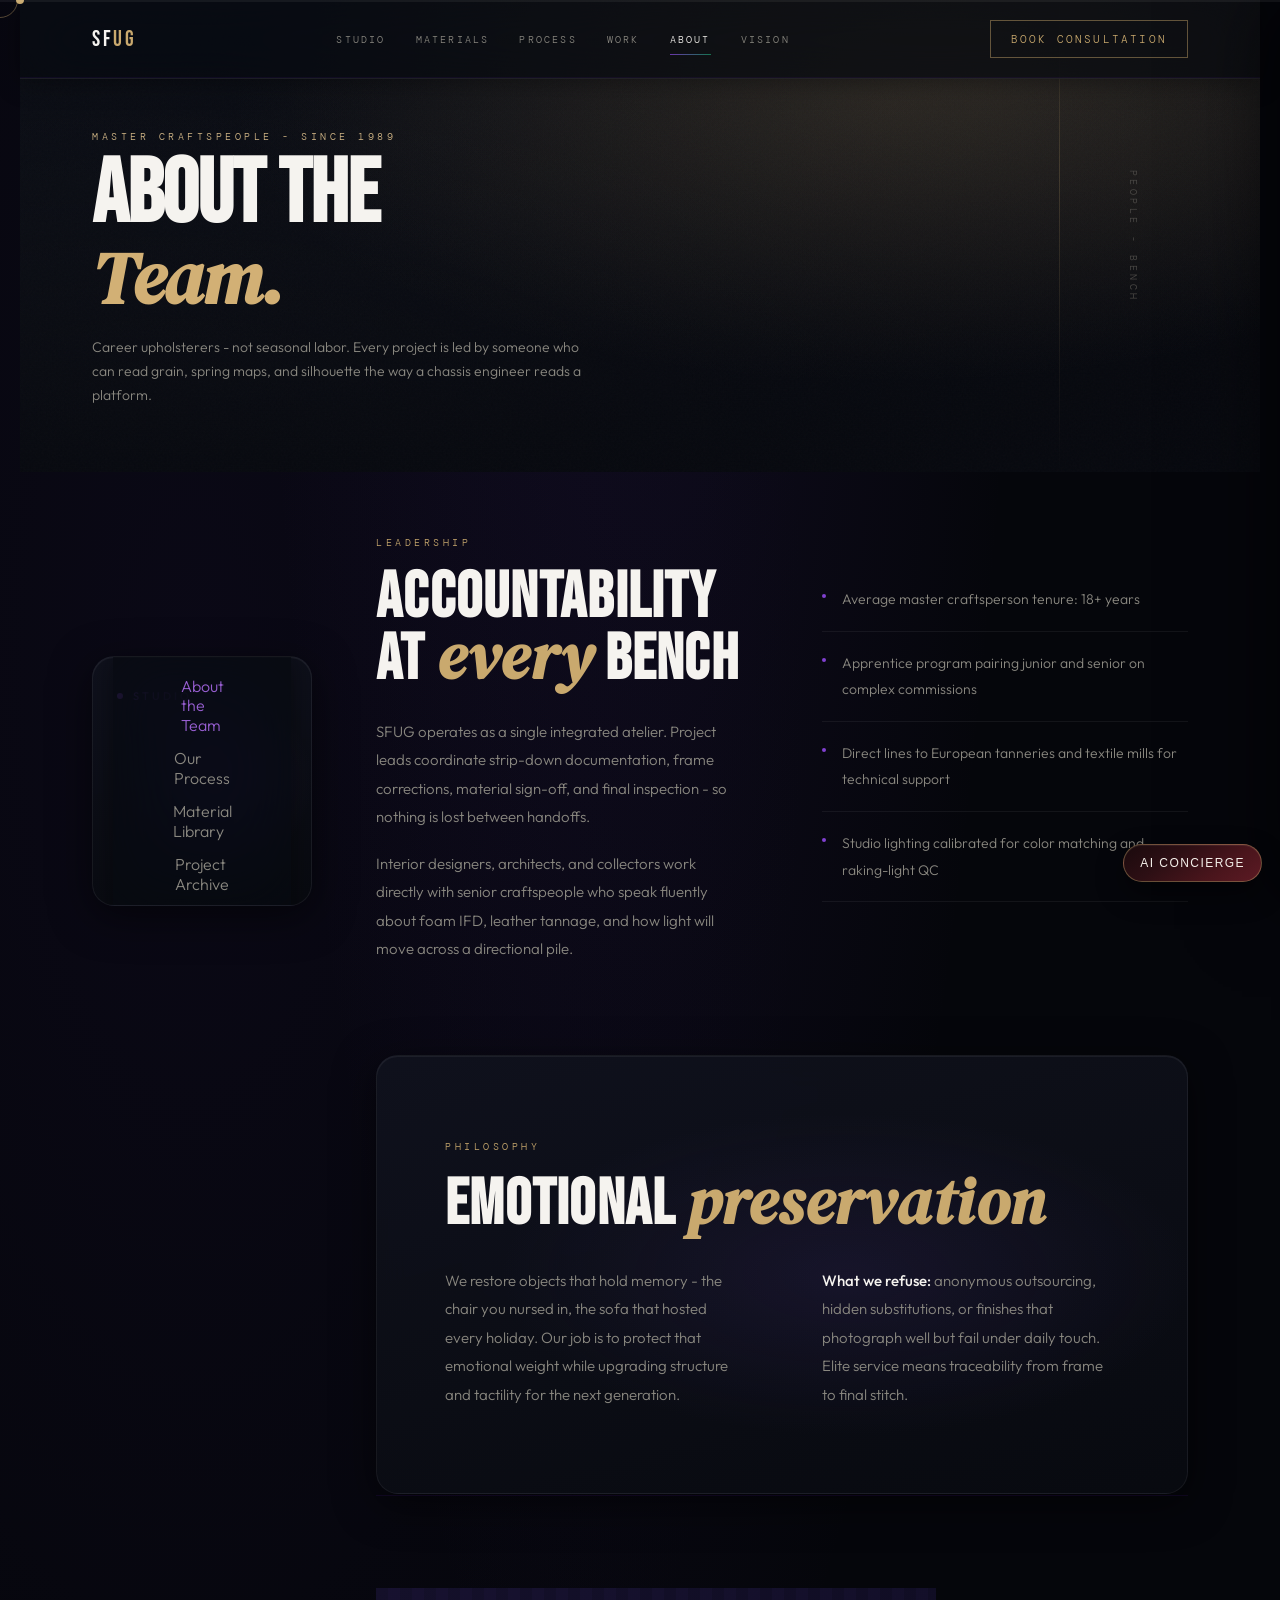
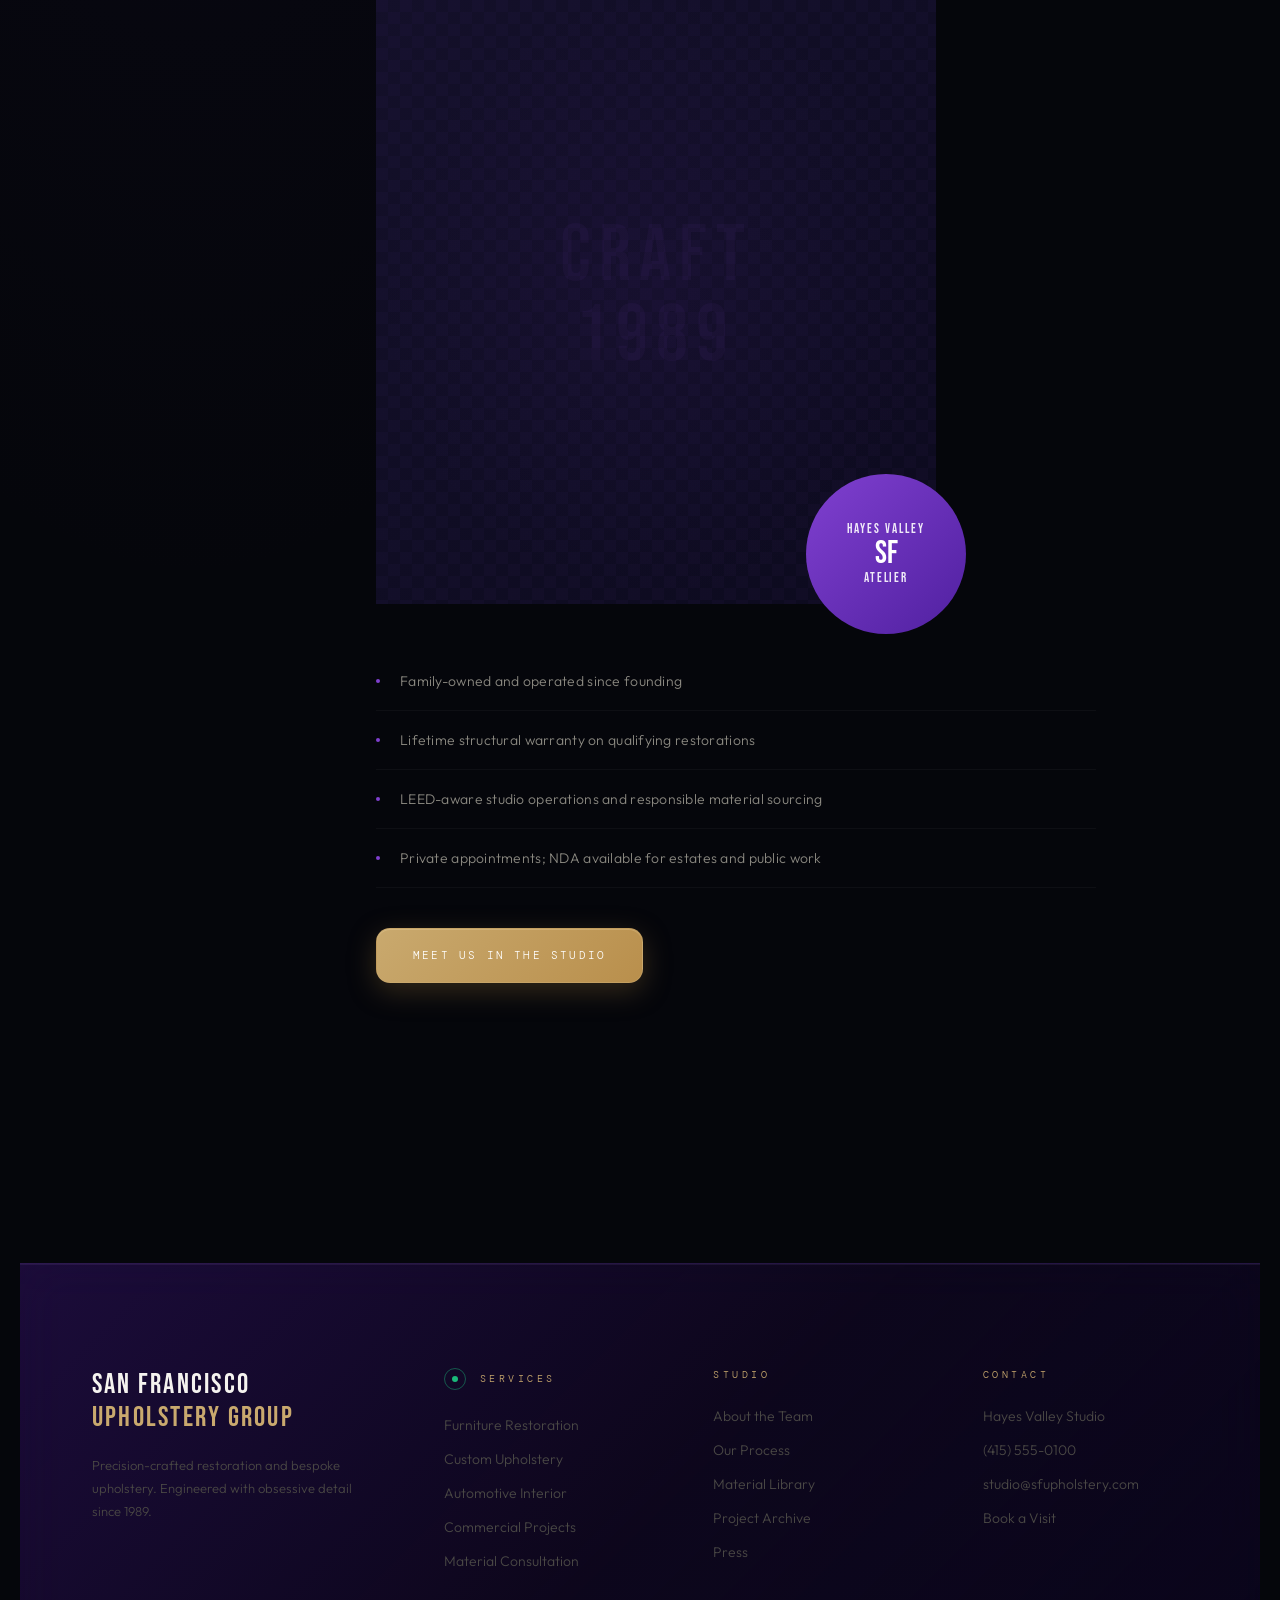
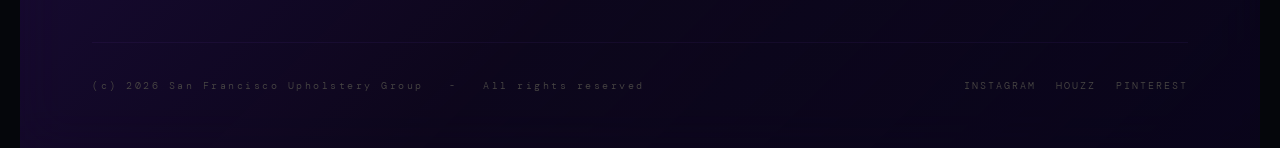
<file: about-team.html>
<!DOCTYPE html>
<html lang="en">
<head>
<meta charset="UTF-8">
<meta name="viewport" content="width=device-width, initial-scale=1.0">
<title>About the Team - San Francisco Upholstery Group</title>
<meta name="description" content="Master upholsterers, European material partnerships, and decades of bench discipline. Meet the Hayes Valley atelier behind SFUG.">
<link rel="preconnect" href="https://fonts.googleapis.com">
<link href="https://fonts.googleapis.com/css2?family=Bebas+Neue&family=DM+Serif+Display:ital@0;1&family=DM+Mono:wght@300;400&family=Outfit:wght@200;300;400;500&display=swap" rel="stylesheet">
<link rel="stylesheet" href="css/main.css">
<link rel="stylesheet" href="css/avatar-widget.css">
<link rel="stylesheet" href="css/vision-theme.css">
<link rel="stylesheet" href="css/bento-glass.css">
<link rel="stylesheet" href="css/spacing-fix.css">
</head>
<body>

<div class="cursor" id="cursor"></div>
<div class="cursor-ring" id="cursorRing"></div>

<nav id="mainNav">
  <a href="index.html" class="nav-logo">SF<span>UG</span></a>
  <ul class="nav-links">
    <li><a href="index.html#philosophy">Studio</a></li>
    <li><a href="materials.html">Materials</a></li>
    <li><a href="process.html">Process</a></li>
    <li><a href="work.html">Work</a></li>
    <li><a href="studio.html" class="is-active">About</a></li>
    <li><a href="vision.html">Vision</a></li>
  </ul>
  <a href="contact.html" class="nav-cta">Book Consultation</a>
  <div class="nav-mobile-toggle">Menu</div>
</nav>

<header class="page-hero team-hero">
  <div class="hero-bg"></div>
  <div class="hero-noise"></div>
  <div class="hero-line"></div>
  <div class="hero-year">People  -  Bench</div>
  <p class="hero-tag">Master Craftspeople  -  Since 1989</p>
  <h1 class="hero-h1">About the<br><em>Team.</em></h1>
  <p class="hero-sub">Career upholsterers - not seasonal labor. Every project is led by someone who can read grain, spring maps, and silhouette the way a chassis engineer reads a platform.</p>
</header>

<div class="page-with-sidebar">
  <aside class="studio-sidebar" aria-label="Studio">
    <div class="studio-sidebar-kicker"><span class="studio-sidebar-dot" aria-hidden="true"></span> Studio</div>
    <nav class="studio-sidebar-nav">
      <a href="about-team.html" class="studio-sidebar-link is-current">About the Team</a>
      <a href="process.html" class="studio-sidebar-link">Our Process</a>
      <a href="materials.html" class="studio-sidebar-link">Material Library</a>
      <a href="work.html" class="studio-sidebar-link">Project Archive</a>
      <a href="press.html" class="studio-sidebar-link">Press</a>
    </nav>
  </aside>

  <main class="page-main">
    <section class="page-section page-grid-2">
      <div>
        <span class="section-kicker reveal">Leadership</span>
        <h2 class="section-title-page reveal reveal-delay-1">Accountability at <em>every</em> bench</h2>
        <div class="prose reveal reveal-delay-2">
          <p>SFUG operates as a single integrated atelier. Project leads coordinate strip-down documentation, frame corrections, material sign-off, and final inspection - so nothing is lost between handoffs.</p>
          <p>Interior designers, architects, and collectors work directly with senior craftspeople who speak fluently about foam IFD, leather tannage, and how light will move across a directional pile.</p>
        </div>
      </div>
      <div class="prose reveal reveal-delay-2">
        <ul class="spec-list">
          <li>Average master craftsperson tenure: 18+ years</li>
          <li>Apprentice program pairing junior and senior on complex commissions</li>
          <li>Direct lines to European tanneries and textile mills for technical support</li>
          <li>Studio lighting calibrated for color matching and raking-light QC</li>
        </ul>
      </div>
    </section>

    <section class="page-section page-section--graphite">
      <span class="section-kicker reveal">Philosophy</span>
      <h2 class="section-title-page reveal reveal-delay-1">Emotional <em>preservation</em></h2>
      <div class="page-grid-2" style="margin-top:32px">
        <div class="prose reveal reveal-delay-2">
          <p>We restore objects that hold memory - the chair you nursed in, the sofa that hosted every holiday. Our job is to protect that emotional weight while upgrading structure and tactility for the next generation.</p>
        </div>
        <div class="prose reveal reveal-delay-3">
          <p><strong>What we refuse:</strong> anonymous outsourcing, hidden substitutions, or finishes that photograph well but fail under daily touch. Elite service means traceability from frame to final stitch.</p>
        </div>
      </div>
    </section>

    <section class="page-section">
      <div class="workshop-visual reveal" style="max-width:560px">
        <div class="workshop-main-box">
          <div class="workshop-pattern">
            <div class="workshop-center-text">CRAFT<br>1989</div>
          </div>
        </div>
        <div class="workshop-badge">
          <span class="badge-text">HAYES VALLEY</span>
          <span class="badge-year">SF</span>
          <span class="badge-text">ATELIER</span>
        </div>
      </div>
      <div class="workshop-qualities reveal reveal-delay-2" style="margin-top:48px;max-width:720px">
        <div class="quality-item"><div class="quality-dot"></div><span class="quality-text">Family-owned and operated since founding</span></div>
        <div class="quality-item"><div class="quality-dot"></div><span class="quality-text">Lifetime structural warranty on qualifying restorations</span></div>
        <div class="quality-item"><div class="quality-dot"></div><span class="quality-text">LEED-aware studio operations and responsible material sourcing</span></div>
        <div class="quality-item"><div class="quality-dot"></div><span class="quality-text">Private appointments; NDA available for estates and public work</span></div>
      </div>
      <p class="prose reveal reveal-delay-3" style="margin-top:40px"><a href="contact.html" class="btn-primary" style="display:inline-block">Meet us in the studio</a></p>
    </section>
  </main>
</div>

<footer>
  <div class="footer-top">
    <div class="footer-brand">
      <span class="footer-logo">San Francisco<br><span>Upholstery Group</span></span>
      <p class="footer-tagline">Precision-crafted restoration and bespoke upholstery. Engineered with obsessive detail since 1989.</p>
    </div>
    <div>
      <div class="footer-col-title-row">
        <span class="footer-title-icon" aria-hidden="true"></span>
        <span class="footer-col-title" style="margin-bottom:0">Services</span>
      </div>
      <ul class="footer-links">
        <li><a href="services.html#furniture">Furniture Restoration</a></li>
        <li><a href="services.html#custom">Custom Upholstery</a></li>
        <li><a href="services.html#automotive">Automotive Interior</a></li>
        <li><a href="services.html#commercial">Commercial Projects</a></li>
        <li><a href="services.html#consultation">Material Consultation</a></li>
      </ul>
    </div>
    <div>
      <span class="footer-col-title">Studio</span>
      <ul class="footer-links">
        <li><a href="about-team.html">About the Team</a></li>
        <li><a href="process.html">Our Process</a></li>
        <li><a href="materials.html">Material Library</a></li>
        <li><a href="work.html">Project Archive</a></li>
        <li><a href="press.html">Press</a></li>
      </ul>
    </div>
    <div>
      <span class="footer-col-title">Contact</span>
      <ul class="footer-links">
        <li><a href="contact.html">Hayes Valley Studio</a></li>
        <li><a href="tel:+14155550100">(415) 555-0100</a></li>
        <li><a href="mailto:studio@sfupholstery.com">studio@sfupholstery.com</a></li>
        <li><a href="contact.html">Book a Visit</a></li>
      </ul>
    </div>
  </div>
  <div class="footer-bottom">
    <span class="footer-copy">(c) 2026 San Francisco Upholstery Group &nbsp; - &nbsp; All rights reserved</span>
    <div class="footer-social">
      <a href="#">Instagram</a>
      <a href="#">Houzz</a>
      <a href="#">Pinterest</a>
    </div>
  </div>
</footer>

<script src="js/main.js" defer></script>
<div id="avatarWidgetOverlay" class="avatar-widget-overlay">
  <section class="avatar-widget" role="dialog" aria-modal="true" aria-label="AI Avatar Agent">
    <header class="avatar-head">
      <div class="avatar-id">
        <div class="avatar-badge">AI</div>
        <div class="avatar-meta">
          <div class="avatar-name">Lamar's Ai Avatar</div>
          <div class="avatar-status"><span class="status-dot"></span><span id="avatarStatusText">Online</span></div>
        </div>
      </div>
      <div class="avatar-controls">
        <button id="avatarMinBtn" aria-label="Minimize">-</button>
        <button id="avatarCloseBtn" aria-label="Close">x</button>
      </div>
    </header>

    <div class="avatar-stage">
      <video id="avatarVideo" autoplay muted playsinline poster="assets/ai-avatar.png"></video>
      <div id="avatarFacePulse" class="avatar-face-pulse"></div>
    </div>

    <div class="avatar-warning">
      <strong>!</strong> This AI can improvise. Review important decisions before acting.
    </div>

    <div class="avatar-interact">
      <div class="avatar-step">Step 1: Enable your microphone or camera</div>
      <div class="avatar-actions">
        <button id="avatarMicBtn" class="avatar-btn">Enable Mic</button>
        <button id="avatarCamBtn" class="avatar-btn">Enable Cam</button>
      </div>
    </div>

    <div class="avatar-chat">
      <div id="avatarMessages" class="avatar-messages"></div>
      <div class="avatar-input-row">
        <input id="avatarInput" class="avatar-input" type="text" placeholder="Type a message to your AI avatar...">
        <button id="avatarSend" class="avatar-send">Send</button>
      </div>
    </div>
  </section>
</div>
<button id="openAvatarWidget" class="avatar-fab">AI Concierge</button>
<script src="js/avatar-agent.js"></script>
</body>
</html>
</file>
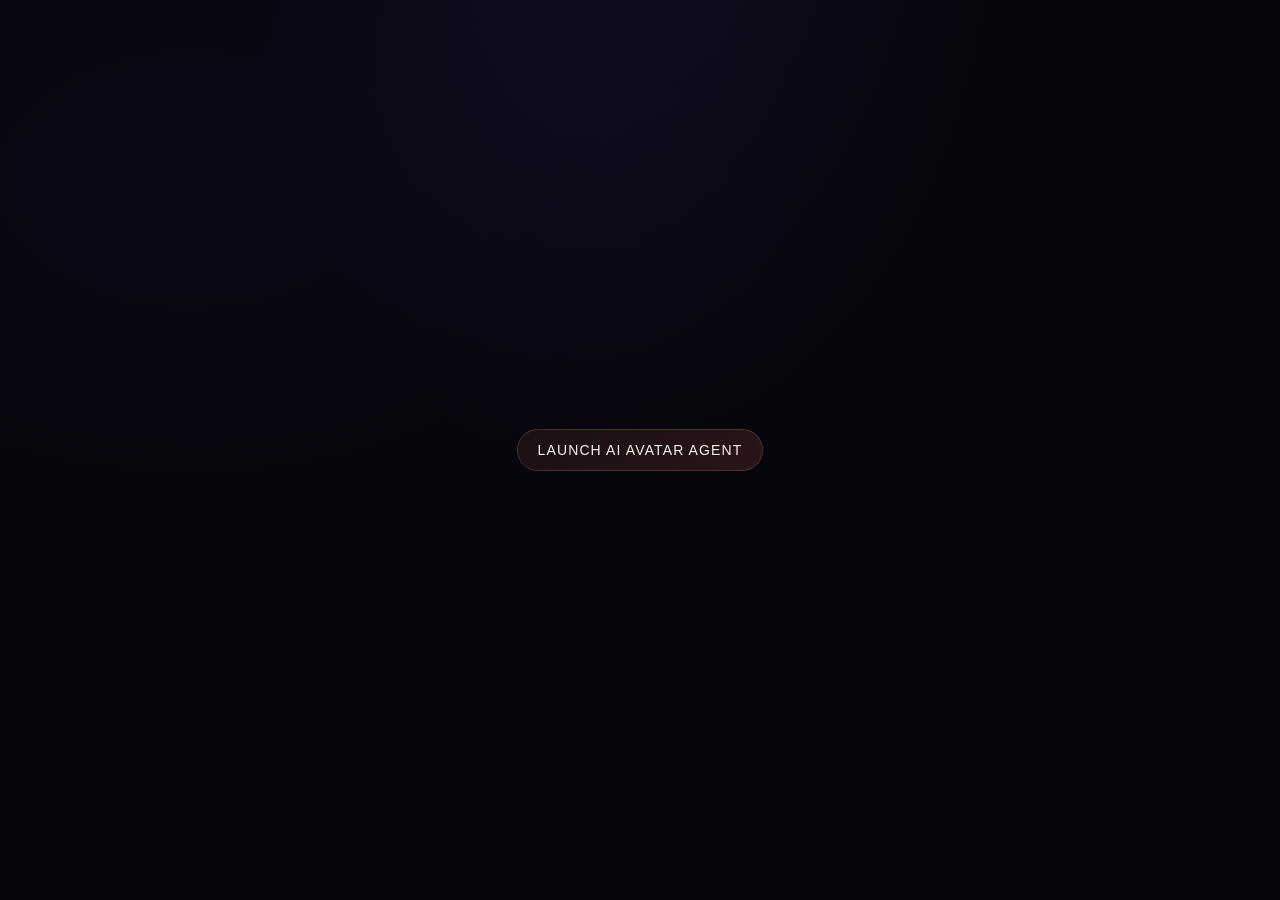
<file: ai-avatar.html>
<!DOCTYPE html>
<html lang="en">
<head>
  <meta charset="UTF-8">
  <meta name="viewport" content="width=device-width, initial-scale=1.0">
  <title>AI Avatar Agent Widget Demo</title>
  <link rel="preconnect" href="https://fonts.googleapis.com">
  <link href="https://fonts.googleapis.com/css2?family=Outfit:wght@300;400;500;600&display=swap" rel="stylesheet">
  <link rel="stylesheet" href="css/avatar-widget.css">
<link rel="stylesheet" href="css/vision-theme.css">
<link rel="stylesheet" href="css/bento-glass.css">
<link rel="stylesheet" href="css/spacing-fix.css">
</head>
<body class="avatar-demo-page">
  <div class="avatar-demo-wrap">
    <button id="openAvatarWidget" class="avatar-launch">Launch AI Avatar Agent</button>
  </div>

  <div id="avatarWidgetOverlay" class="avatar-widget-overlay">
    <section class="avatar-widget" role="dialog" aria-modal="true" aria-label="AI Avatar Agent">
      <header class="avatar-head">
        <div class="avatar-id">
          <div class="avatar-badge">AI</div>
          <div class="avatar-meta">
            <div class="avatar-name">Lamar's Ai Avatar</div>
            <div class="avatar-status"><span class="status-dot"></span><span id="avatarStatusText">Online</span></div>
          </div>
        </div>
        <div class="avatar-controls">
          <button id="avatarMinBtn" aria-label="Minimize">-</button>
          <button id="avatarCloseBtn" aria-label="Close">x</button>
        </div>
      </header>

      <div class="avatar-stage">
        <video id="avatarVideo" autoplay muted playsinline poster="assets/ai-avatar.png"></video>
        <div id="avatarFacePulse" class="avatar-face-pulse"></div>
      </div>

      <div class="avatar-warning">
        <strong>!</strong> This AI can improvise. Review important decisions before acting.
      </div>

      <div class="avatar-interact">
        <div class="avatar-step">Step 1: Enable your microphone or camera</div>
        <div class="avatar-actions">
          <button id="avatarMicBtn" class="avatar-btn">Enable Mic</button>
          <button id="avatarCamBtn" class="avatar-btn">Enable Cam</button>
        </div>
      </div>

      <div class="avatar-chat">
        <div id="avatarMessages" class="avatar-messages"></div>
        <div class="avatar-input-row">
          <input id="avatarInput" class="avatar-input" type="text" placeholder="Type a message to your AI avatar...">
          <button id="avatarSend" class="avatar-send">Send</button>
        </div>
      </div>
    </section>
  </div>

  <script src="js/avatar-agent.js"></script>
</body>
</html>
</file>
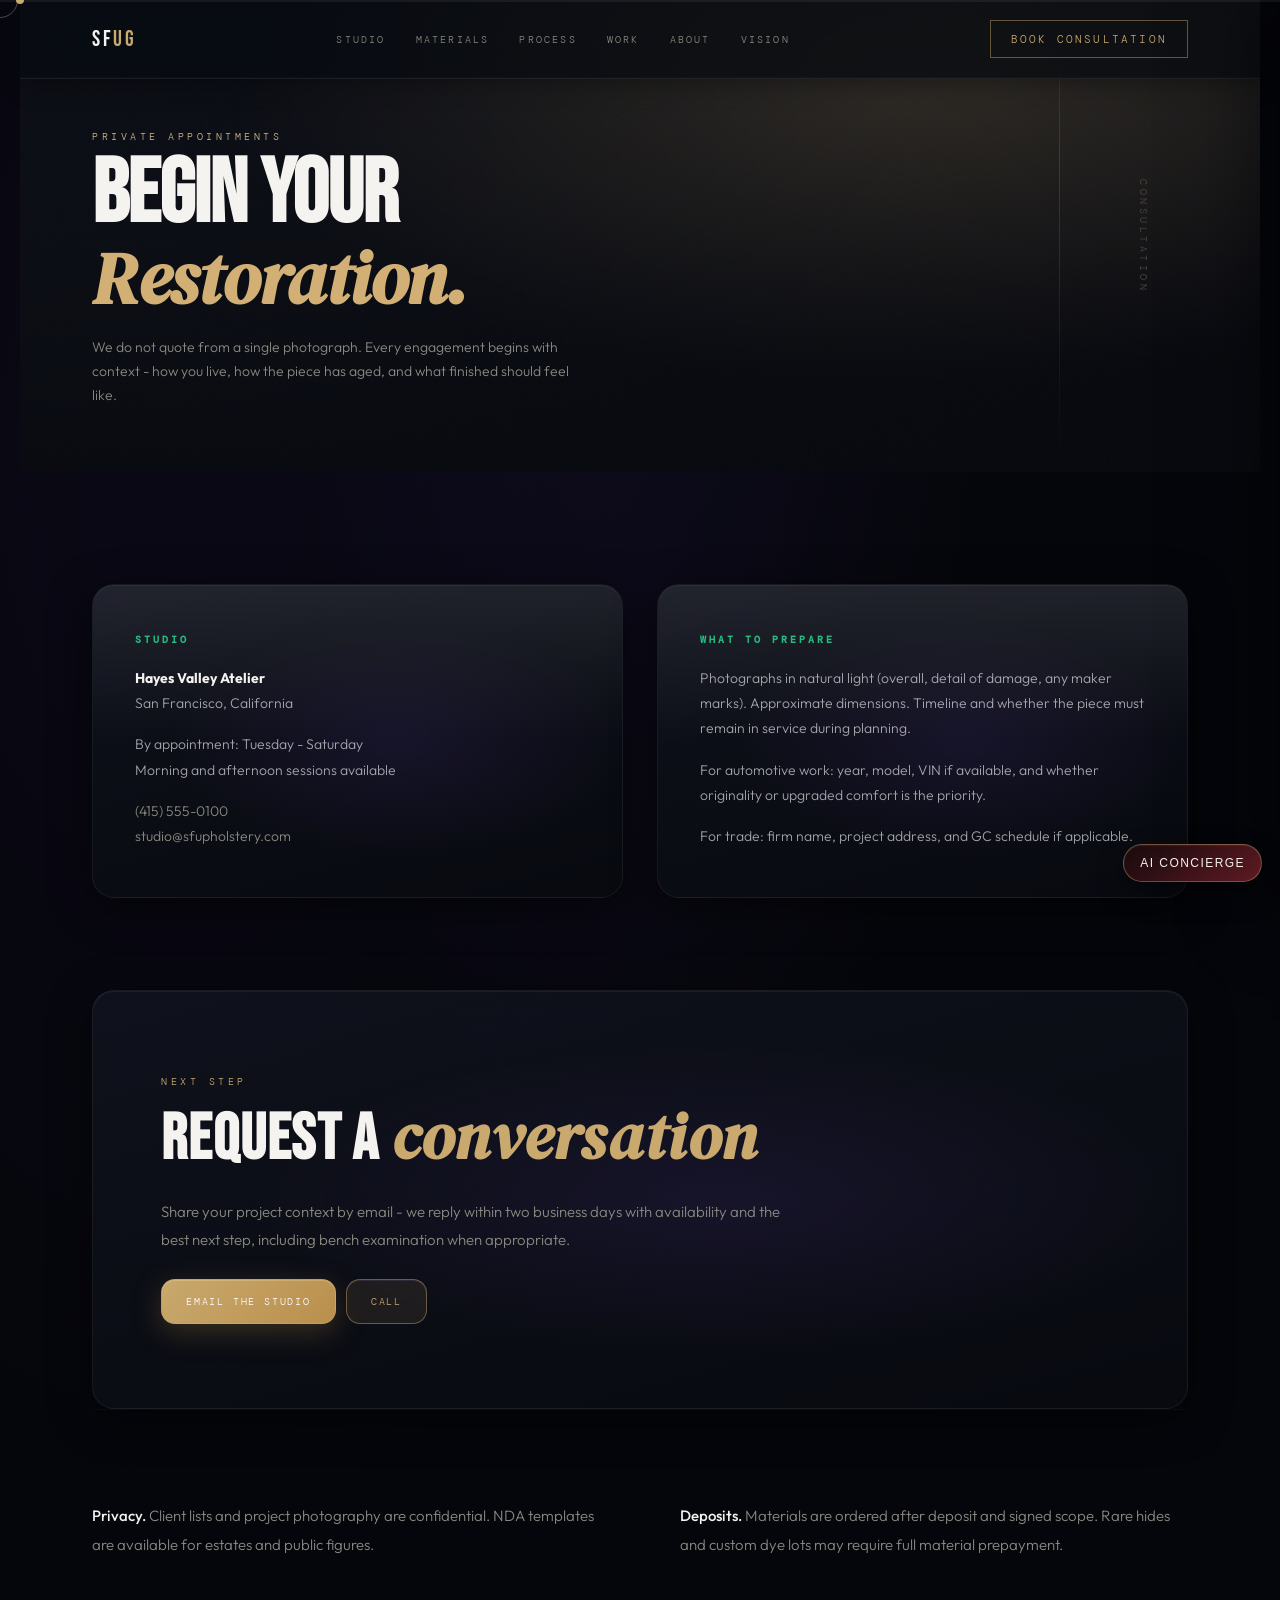
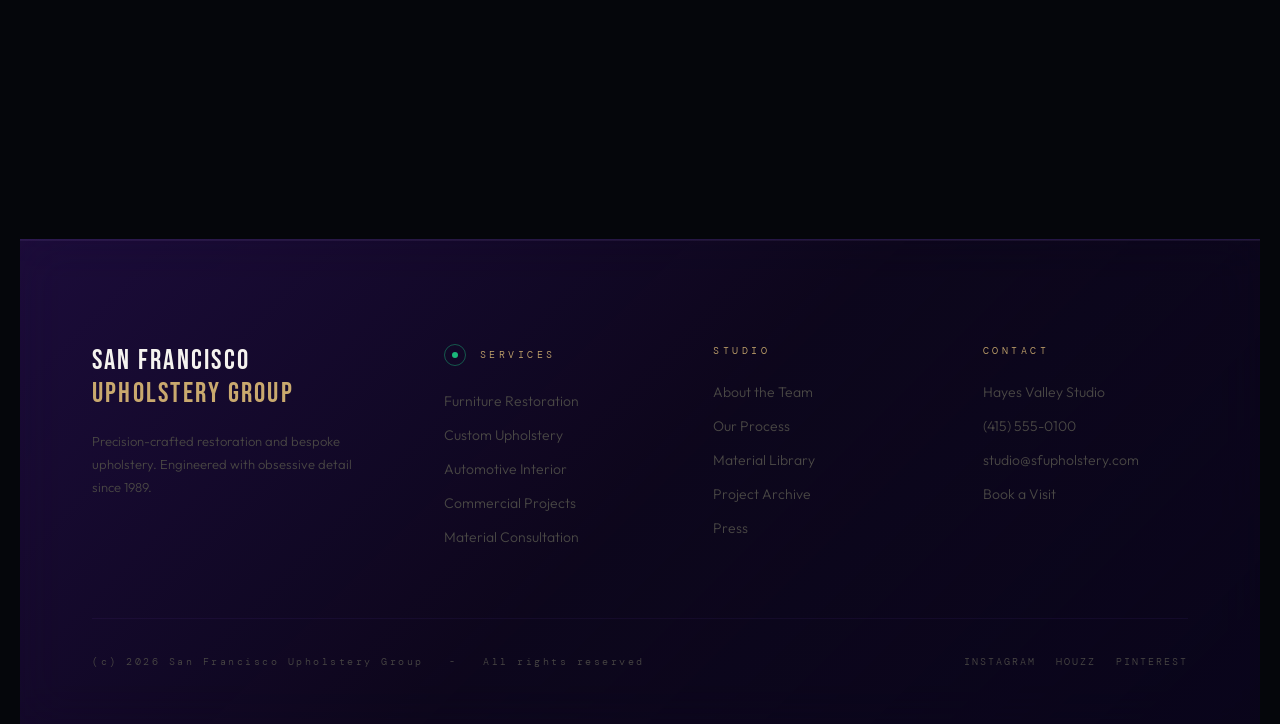
<file: contact.html>
<!DOCTYPE html>
<html lang="en">
<head>
<meta charset="UTF-8">
<meta name="viewport" content="width=device-width, initial-scale=1.0">
<title>Contact &amp; Consultation - San Francisco Upholstery Group</title>
<meta name="description" content="Book a private consultation at our Hayes Valley atelier. Restoration, bespoke upholstery, and material sessions by appointment.">
<link rel="preconnect" href="https://fonts.googleapis.com">
<link href="https://fonts.googleapis.com/css2?family=Bebas+Neue&family=DM+Serif+Display:ital@0;1&family=DM+Mono:wght@300;400&family=Outfit:wght@200;300;400;500&display=swap" rel="stylesheet">
<link rel="stylesheet" href="css/main.css">
<link rel="stylesheet" href="css/avatar-widget.css">
<link rel="stylesheet" href="css/vision-theme.css">
<link rel="stylesheet" href="css/bento-glass.css">
<link rel="stylesheet" href="css/spacing-fix.css">
</head>
<body>

<div class="cursor" id="cursor"></div>
<div class="cursor-ring" id="cursorRing"></div>

<nav id="mainNav">
  <a href="index.html" class="nav-logo">SF<span>UG</span></a>
  <ul class="nav-links">
    <li><a href="index.html#philosophy">Studio</a></li>
    <li><a href="materials.html">Materials</a></li>
    <li><a href="process.html">Process</a></li>
    <li><a href="work.html">Work</a></li>
    <li><a href="studio.html">About</a></li>
    <li><a href="vision.html">Vision</a></li>
  </ul>
  <a href="contact.html" class="nav-cta">Book Consultation</a>
  <div class="nav-mobile-toggle">Menu</div>
</nav>

<header class="page-hero contact-hero">
  <div class="hero-bg"></div>
  <div class="hero-noise"></div>
  <div class="hero-line"></div>
  <div class="hero-year">Consultation</div>
  <p class="hero-tag">Private Appointments</p>
  <h1 class="hero-h1">Begin Your<br><em>Restoration.</em></h1>
  <p class="hero-sub">We do not quote from a single photograph. Every engagement begins with context - how you live, how the piece has aged, and what finished should feel like.</p>
</header>

<main class="page-main">
  <section class="page-section">
    <div class="contact-panel">
      <div class="contact-block reveal">
        <h3>Studio</h3>
        <p><strong style="color:var(--warm-white)">Hayes Valley Atelier</strong></p>
        <p>San Francisco, California</p>
        <p style="margin-top:16px">By appointment: Tuesday - Saturday</p>
        <p>Morning and afternoon sessions available</p>
        <p style="margin-top:16px"><a href="tel:+14155550100">(415) 555-0100</a></p>
        <p><a href="mailto:studio@sfupholstery.com">studio@sfupholstery.com</a></p>
      </div>
      <div class="contact-block reveal reveal-delay-1">
        <h3>What to prepare</h3>
        <p>Photographs in natural light (overall, detail of damage, any maker marks). Approximate dimensions. Timeline and whether the piece must remain in service during planning.</p>
        <p style="margin-top:16px">For automotive work: year, model, VIN if available, and whether originality or upgraded comfort is the priority.</p>
        <p style="margin-top:16px">For trade: firm name, project address, and GC schedule if applicable.</p>
      </div>
    </div>
  </section>

  <section class="page-section page-section--surface">
    <span class="section-kicker reveal">Next step</span>
    <h2 class="section-title-page reveal reveal-delay-1">Request a <em>conversation</em></h2>
    <div class="prose reveal reveal-delay-2" style="max-width:640px;margin-top:20px">
      <p>Share your project context by email - we reply within two business days with availability and the best next step, including bench examination when appropriate.</p>
      <div class="contact-cta-actions">
        <a href="mailto:studio@sfupholstery.com?subject=Consultation%20Request%20%E2%80%94%20SFUG" class="btn-large">Email the studio</a>
        <a href="tel:+14155550100" class="btn-outline-large">Call</a>
      </div>
    </div>
  </section>

  <section class="page-section">
    <div class="page-grid-2">
      <div class="prose reveal">
        <p><strong>Privacy.</strong> Client lists and project photography are confidential. NDA templates are available for estates and public figures.</p>
      </div>
      <div class="prose reveal reveal-delay-1">
        <p><strong>Deposits.</strong> Materials are ordered after deposit and signed scope. Rare hides and custom dye lots may require full material prepayment.</p>
      </div>
    </div>
  </section>
</main>

<footer>
  <div class="footer-top">
    <div class="footer-brand">
      <span class="footer-logo">San Francisco<br><span>Upholstery Group</span></span>
      <p class="footer-tagline">Precision-crafted restoration and bespoke upholstery. Engineered with obsessive detail since 1989.</p>
    </div>
    <div>
      <div class="footer-col-title-row">
        <span class="footer-title-icon" aria-hidden="true"></span>
        <span class="footer-col-title" style="margin-bottom:0">Services</span>
      </div>
      <ul class="footer-links">
        <li><a href="services.html#furniture">Furniture Restoration</a></li>
        <li><a href="services.html#custom">Custom Upholstery</a></li>
        <li><a href="services.html#automotive">Automotive Interior</a></li>
        <li><a href="services.html#commercial">Commercial Projects</a></li>
        <li><a href="services.html#consultation">Material Consultation</a></li>
      </ul>
    </div>
    <div>
      <span class="footer-col-title">Studio</span>
      <ul class="footer-links">
        <li><a href="about-team.html">About the Team</a></li>
        <li><a href="process.html">Our Process</a></li>
        <li><a href="materials.html">Material Library</a></li>
        <li><a href="work.html">Project Archive</a></li>
        <li><a href="press.html">Press</a></li>
      </ul>
    </div>
    <div>
      <span class="footer-col-title">Contact</span>
      <ul class="footer-links">
        <li><a href="contact.html">Hayes Valley Studio</a></li>
        <li><a href="tel:+14155550100">(415) 555-0100</a></li>
        <li><a href="mailto:studio@sfupholstery.com">studio@sfupholstery.com</a></li>
        <li><a href="contact.html">Book a Visit</a></li>
      </ul>
    </div>
  </div>
  <div class="footer-bottom">
    <span class="footer-copy">(c) 2026 San Francisco Upholstery Group &nbsp; - &nbsp; All rights reserved</span>
    <div class="footer-social">
      <a href="#">Instagram</a>
      <a href="#">Houzz</a>
      <a href="#">Pinterest</a>
    </div>
  </div>
</footer>

<script src="js/main.js" defer></script>
<div id="avatarWidgetOverlay" class="avatar-widget-overlay">
  <section class="avatar-widget" role="dialog" aria-modal="true" aria-label="AI Avatar Agent">
    <header class="avatar-head">
      <div class="avatar-id">
        <div class="avatar-badge">AI</div>
        <div class="avatar-meta">
          <div class="avatar-name">Lamar's Ai Avatar</div>
          <div class="avatar-status"><span class="status-dot"></span><span id="avatarStatusText">Online</span></div>
        </div>
      </div>
      <div class="avatar-controls">
        <button id="avatarMinBtn" aria-label="Minimize">-</button>
        <button id="avatarCloseBtn" aria-label="Close">x</button>
      </div>
    </header>

    <div class="avatar-stage">
      <video id="avatarVideo" autoplay muted playsinline poster="assets/ai-avatar.png"></video>
      <div id="avatarFacePulse" class="avatar-face-pulse"></div>
    </div>

    <div class="avatar-warning">
      <strong>!</strong> This AI can improvise. Review important decisions before acting.
    </div>

    <div class="avatar-interact">
      <div class="avatar-step">Step 1: Enable your microphone or camera</div>
      <div class="avatar-actions">
        <button id="avatarMicBtn" class="avatar-btn">Enable Mic</button>
        <button id="avatarCamBtn" class="avatar-btn">Enable Cam</button>
      </div>
    </div>

    <div class="avatar-chat">
      <div id="avatarMessages" class="avatar-messages"></div>
      <div class="avatar-input-row">
        <input id="avatarInput" class="avatar-input" type="text" placeholder="Type a message to your AI avatar...">
        <button id="avatarSend" class="avatar-send">Send</button>
      </div>
    </div>
  </section>
</div>
<button id="openAvatarWidget" class="avatar-fab">AI Concierge</button>
<script src="js/avatar-agent.js"></script>
</body>
</html>
</file>
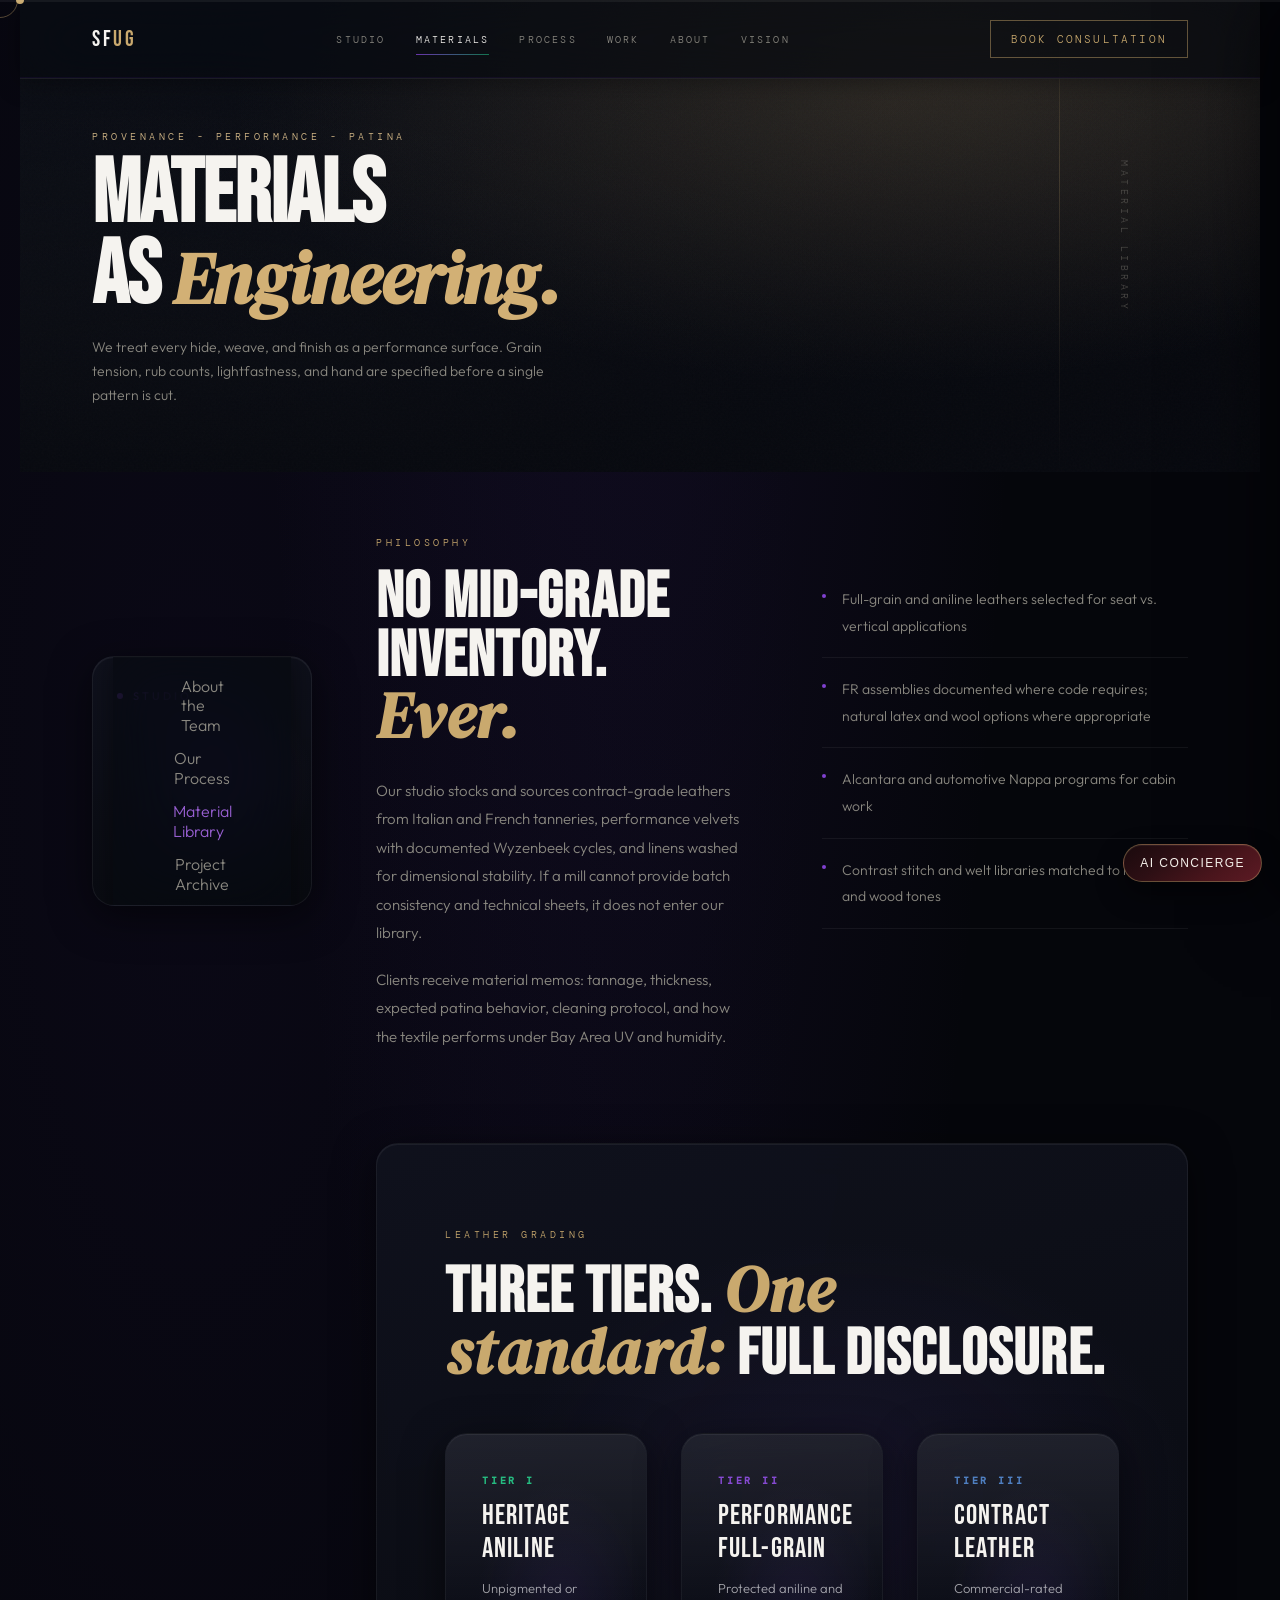
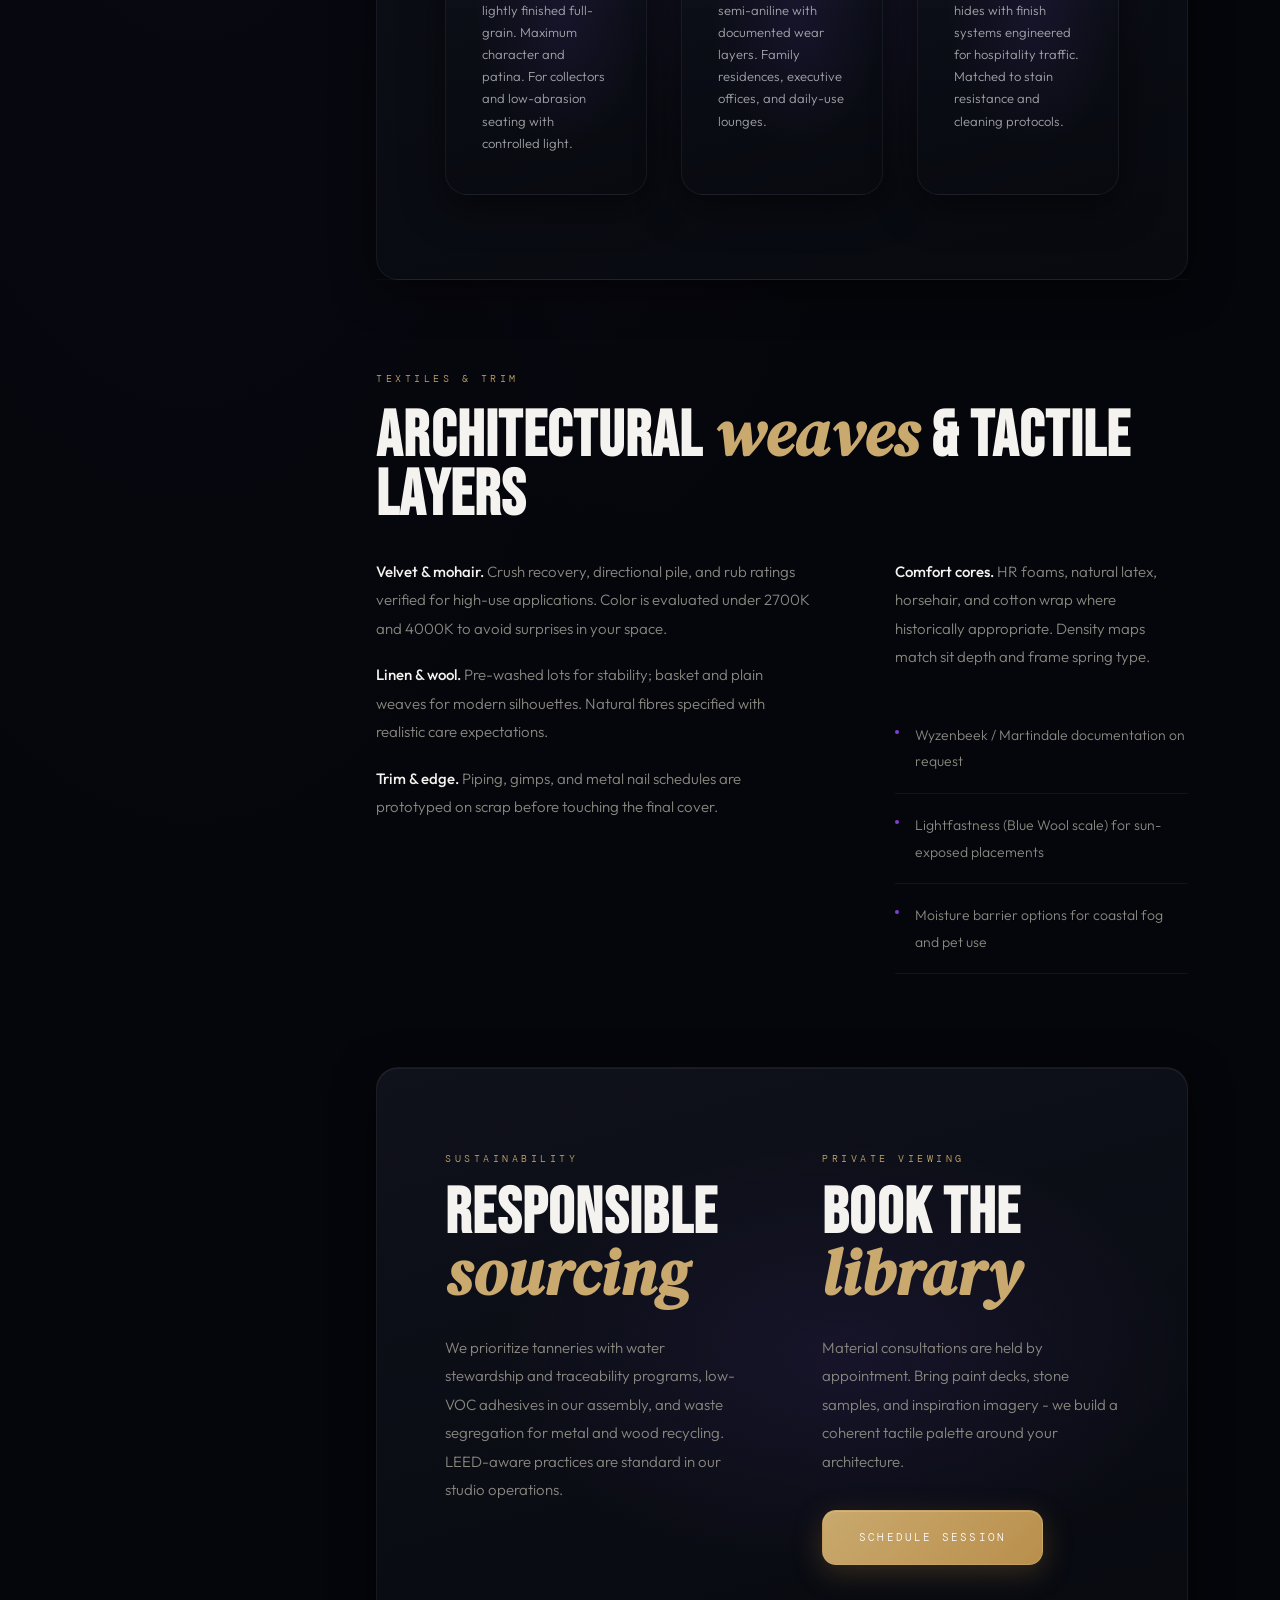
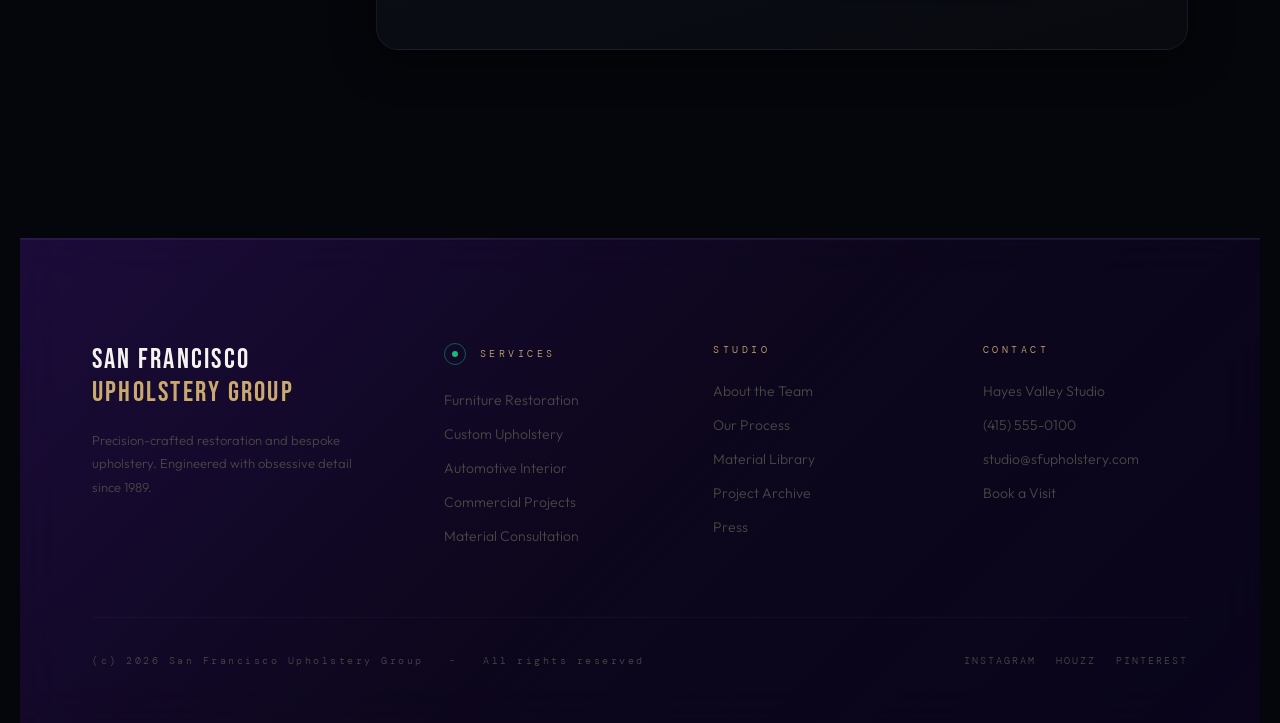
<file: materials.html>
<!DOCTYPE html>
<html lang="en">
<head>
<meta charset="UTF-8">
<meta name="viewport" content="width=device-width, initial-scale=1.0">
<title>Material Library &amp; Craftsmanship - San Francisco Upholstery Group</title>
<meta name="description" content="Full-grain leathers, contract-rated textiles, European sourcing, and artisan finishing. Explore how we specify materials for elite restoration and bespoke upholstery.">
<link rel="preconnect" href="https://fonts.googleapis.com">
<link href="https://fonts.googleapis.com/css2?family=Bebas+Neue&family=DM+Serif+Display:ital@0;1&family=DM+Mono:wght@300;400&family=Outfit:wght@200;300;400;500&display=swap" rel="stylesheet">
<link rel="stylesheet" href="css/main.css">
<link rel="stylesheet" href="css/avatar-widget.css">
<link rel="stylesheet" href="css/vision-theme.css">
<link rel="stylesheet" href="css/bento-glass.css">
<link rel="stylesheet" href="css/spacing-fix.css">
</head>
<body>

<div class="cursor" id="cursor"></div>
<div class="cursor-ring" id="cursorRing"></div>

<nav id="mainNav">
  <a href="index.html" class="nav-logo">SF<span>UG</span></a>
  <ul class="nav-links">
    <li><a href="index.html#philosophy">Studio</a></li>
    <li><a href="materials.html" class="is-active">Materials</a></li>
    <li><a href="process.html">Process</a></li>
    <li><a href="work.html">Work</a></li>
    <li><a href="studio.html">About</a></li>
    <li><a href="vision.html">Vision</a></li>
  </ul>
  <a href="contact.html" class="nav-cta">Book Consultation</a>
  <div class="nav-mobile-toggle">Menu</div>
</nav>

<header class="page-hero materials-hero">
  <div class="hero-bg"></div>
  <div class="hero-noise"></div>
  <div class="hero-line"></div>
  <div class="hero-year">Material Library</div>
  <p class="hero-tag">Provenance  -  Performance  -  Patina</p>
  <h1 class="hero-h1">Materials<br>as <em>Engineering.</em></h1>
  <p class="hero-sub">We treat every hide, weave, and finish as a performance surface. Grain tension, rub counts, lightfastness, and hand are specified before a single pattern is cut.</p>
</header>

<div class="page-with-sidebar">
  <aside class="studio-sidebar" aria-label="Studio">
    <div class="studio-sidebar-kicker"><span class="studio-sidebar-dot" aria-hidden="true"></span> Studio</div>
    <nav class="studio-sidebar-nav">
      <a href="about-team.html" class="studio-sidebar-link">About the Team</a>
      <a href="process.html" class="studio-sidebar-link">Our Process</a>
      <a href="materials.html" class="studio-sidebar-link is-current">Material Library</a>
      <a href="work.html" class="studio-sidebar-link">Project Archive</a>
      <a href="press.html" class="studio-sidebar-link">Press</a>
    </nav>
  </aside>

<main class="page-main">
  <section class="page-section page-grid-2">
    <div>
      <span class="section-kicker reveal">Philosophy</span>
      <h2 class="section-title-page reveal reveal-delay-1">No mid-grade inventory. <em>Ever.</em></h2>
      <div class="prose reveal reveal-delay-2">
        <p>Our studio stocks and sources contract-grade leathers from Italian and French tanneries, performance velvets with documented Wyzenbeek cycles, and linens washed for dimensional stability. If a mill cannot provide batch consistency and technical sheets, it does not enter our library.</p>
        <p>Clients receive material memos: tannage, thickness, expected patina behavior, cleaning protocol, and how the textile performs under Bay Area UV and humidity.</p>
      </div>
    </div>
    <div class="prose reveal reveal-delay-2">
      <ul class="spec-list">
        <li>Full-grain and aniline leathers selected for seat vs. vertical applications</li>
        <li>FR assemblies documented where code requires; natural latex and wool options where appropriate</li>
        <li>Alcantara and automotive Nappa programs for cabin work</li>
        <li>Contrast stitch and welt libraries matched to hardware and wood tones</li>
      </ul>
    </div>
  </section>

  <section class="page-section page-section--graphite">
    <span class="section-kicker reveal">Leather grading</span>
    <h2 class="section-title-page reveal reveal-delay-1">Three tiers. <em>One standard:</em> full disclosure.</h2>
    <div class="material-tier-grid reveal reveal-delay-2">
      <div class="material-tier">
        <h4>Tier I</h4>
        <div class="tier-name">Heritage Aniline</div>
        <p>Unpigmented or lightly finished full-grain. Maximum character and patina. For collectors and low-abrasion seating with controlled light.</p>
      </div>
      <div class="material-tier">
        <h4>Tier II</h4>
        <div class="tier-name">Performance Full-Grain</div>
        <p>Protected aniline and semi-aniline with documented wear layers. Family residences, executive offices, and daily-use lounges.</p>
      </div>
      <div class="material-tier">
        <h4>Tier III</h4>
        <div class="tier-name">Contract Leather</div>
        <p>Commercial-rated hides with finish systems engineered for hospitality traffic. Matched to stain resistance and cleaning protocols.</p>
      </div>
    </div>
  </section>

  <section class="page-section">
    <span class="section-kicker reveal">Textiles &amp; trim</span>
    <h2 class="section-title-page reveal reveal-delay-1">Architectural <em>weaves</em> &amp; tactile layers</h2>
    <div class="page-grid-2 page-grid-2--wide-left" style="margin-top:32px">
      <div class="prose reveal reveal-delay-2">
        <p><strong>Velvet &amp; mohair.</strong> Crush recovery, directional pile, and rub ratings verified for high-use applications. Color is evaluated under 2700K and 4000K to avoid surprises in your space.</p>
        <p><strong>Linen &amp; wool.</strong> Pre-washed lots for stability; basket and plain weaves for modern silhouettes. Natural fibres specified with realistic care expectations.</p>
        <p><strong>Trim &amp; edge.</strong> Piping, gimps, and metal nail schedules are prototyped on scrap before touching the final cover.</p>
      </div>
      <div class="prose reveal reveal-delay-3">
        <p><strong>Comfort cores.</strong> HR foams, natural latex, horsehair, and cotton wrap where historically appropriate. Density maps match sit depth and frame spring type.</p>
        <ul class="spec-list">
          <li>Wyzenbeek / Martindale documentation on request</li>
          <li>Lightfastness (Blue Wool scale) for sun-exposed placements</li>
          <li>Moisture barrier options for coastal fog and pet use</li>
        </ul>
      </div>
    </div>
  </section>

  <section class="page-section page-section--surface">
    <div class="page-grid-2">
      <div>
        <span class="section-kicker reveal">Sustainability</span>
        <h2 class="section-title-page reveal reveal-delay-1">Responsible <em>sourcing</em></h2>
        <div class="prose reveal reveal-delay-2">
          <p>We prioritize tanneries with water stewardship and traceability programs, low-VOC adhesives in our assembly, and waste segregation for metal and wood recycling. LEED-aware practices are standard in our studio operations.</p>
        </div>
      </div>
      <div>
        <span class="section-kicker reveal">Private viewing</span>
        <h2 class="section-title-page reveal reveal-delay-1">Book the <em>library</em></h2>
        <div class="prose reveal reveal-delay-2">
          <p>Material consultations are held by appointment. Bring paint decks, stone samples, and inspiration imagery - we build a coherent tactile palette around your architecture.</p>
          <p><a href="contact.html" class="btn-primary" style="margin-top:16px;display:inline-block">Schedule session</a></p>
        </div>
      </div>
    </div>
  </section>
</main>
</div>

<footer>
  <div class="footer-top">
    <div class="footer-brand">
      <span class="footer-logo">San Francisco<br><span>Upholstery Group</span></span>
      <p class="footer-tagline">Precision-crafted restoration and bespoke upholstery. Engineered with obsessive detail since 1989.</p>
    </div>
    <div>
      <div class="footer-col-title-row">
        <span class="footer-title-icon" aria-hidden="true"></span>
        <span class="footer-col-title" style="margin-bottom:0">Services</span>
      </div>
      <ul class="footer-links">
        <li><a href="services.html#furniture">Furniture Restoration</a></li>
        <li><a href="services.html#custom">Custom Upholstery</a></li>
        <li><a href="services.html#automotive">Automotive Interior</a></li>
        <li><a href="services.html#commercial">Commercial Projects</a></li>
        <li><a href="services.html#consultation">Material Consultation</a></li>
      </ul>
    </div>
    <div>
      <span class="footer-col-title">Studio</span>
      <ul class="footer-links">
        <li><a href="about-team.html">About the Team</a></li>
        <li><a href="process.html">Our Process</a></li>
        <li><a href="materials.html">Material Library</a></li>
        <li><a href="work.html">Project Archive</a></li>
        <li><a href="press.html">Press</a></li>
      </ul>
    </div>
    <div>
      <span class="footer-col-title">Contact</span>
      <ul class="footer-links">
        <li><a href="contact.html">Hayes Valley Studio</a></li>
        <li><a href="tel:+14155550100">(415) 555-0100</a></li>
        <li><a href="mailto:studio@sfupholstery.com">studio@sfupholstery.com</a></li>
        <li><a href="contact.html">Book a Visit</a></li>
      </ul>
    </div>
  </div>
  <div class="footer-bottom">
    <span class="footer-copy">(c) 2026 San Francisco Upholstery Group &nbsp; - &nbsp; All rights reserved</span>
    <div class="footer-social">
      <a href="#">Instagram</a>
      <a href="#">Houzz</a>
      <a href="#">Pinterest</a>
    </div>
  </div>
</footer>

<script src="js/main.js" defer></script>
<div id="avatarWidgetOverlay" class="avatar-widget-overlay">
  <section class="avatar-widget" role="dialog" aria-modal="true" aria-label="AI Avatar Agent">
    <header class="avatar-head">
      <div class="avatar-id">
        <div class="avatar-badge">AI</div>
        <div class="avatar-meta">
          <div class="avatar-name">Lamar's Ai Avatar</div>
          <div class="avatar-status"><span class="status-dot"></span><span id="avatarStatusText">Online</span></div>
        </div>
      </div>
      <div class="avatar-controls">
        <button id="avatarMinBtn" aria-label="Minimize">-</button>
        <button id="avatarCloseBtn" aria-label="Close">x</button>
      </div>
    </header>

    <div class="avatar-stage">
      <video id="avatarVideo" autoplay muted playsinline poster="assets/ai-avatar.png"></video>
      <div id="avatarFacePulse" class="avatar-face-pulse"></div>
    </div>

    <div class="avatar-warning">
      <strong>!</strong> This AI can improvise. Review important decisions before acting.
    </div>

    <div class="avatar-interact">
      <div class="avatar-step">Step 1: Enable your microphone or camera</div>
      <div class="avatar-actions">
        <button id="avatarMicBtn" class="avatar-btn">Enable Mic</button>
        <button id="avatarCamBtn" class="avatar-btn">Enable Cam</button>
      </div>
    </div>

    <div class="avatar-chat">
      <div id="avatarMessages" class="avatar-messages"></div>
      <div class="avatar-input-row">
        <input id="avatarInput" class="avatar-input" type="text" placeholder="Type a message to your AI avatar...">
        <button id="avatarSend" class="avatar-send">Send</button>
      </div>
    </div>
  </section>
</div>
<button id="openAvatarWidget" class="avatar-fab">AI Concierge</button>
<script src="js/avatar-agent.js"></script>
</body>
</html>
</file>
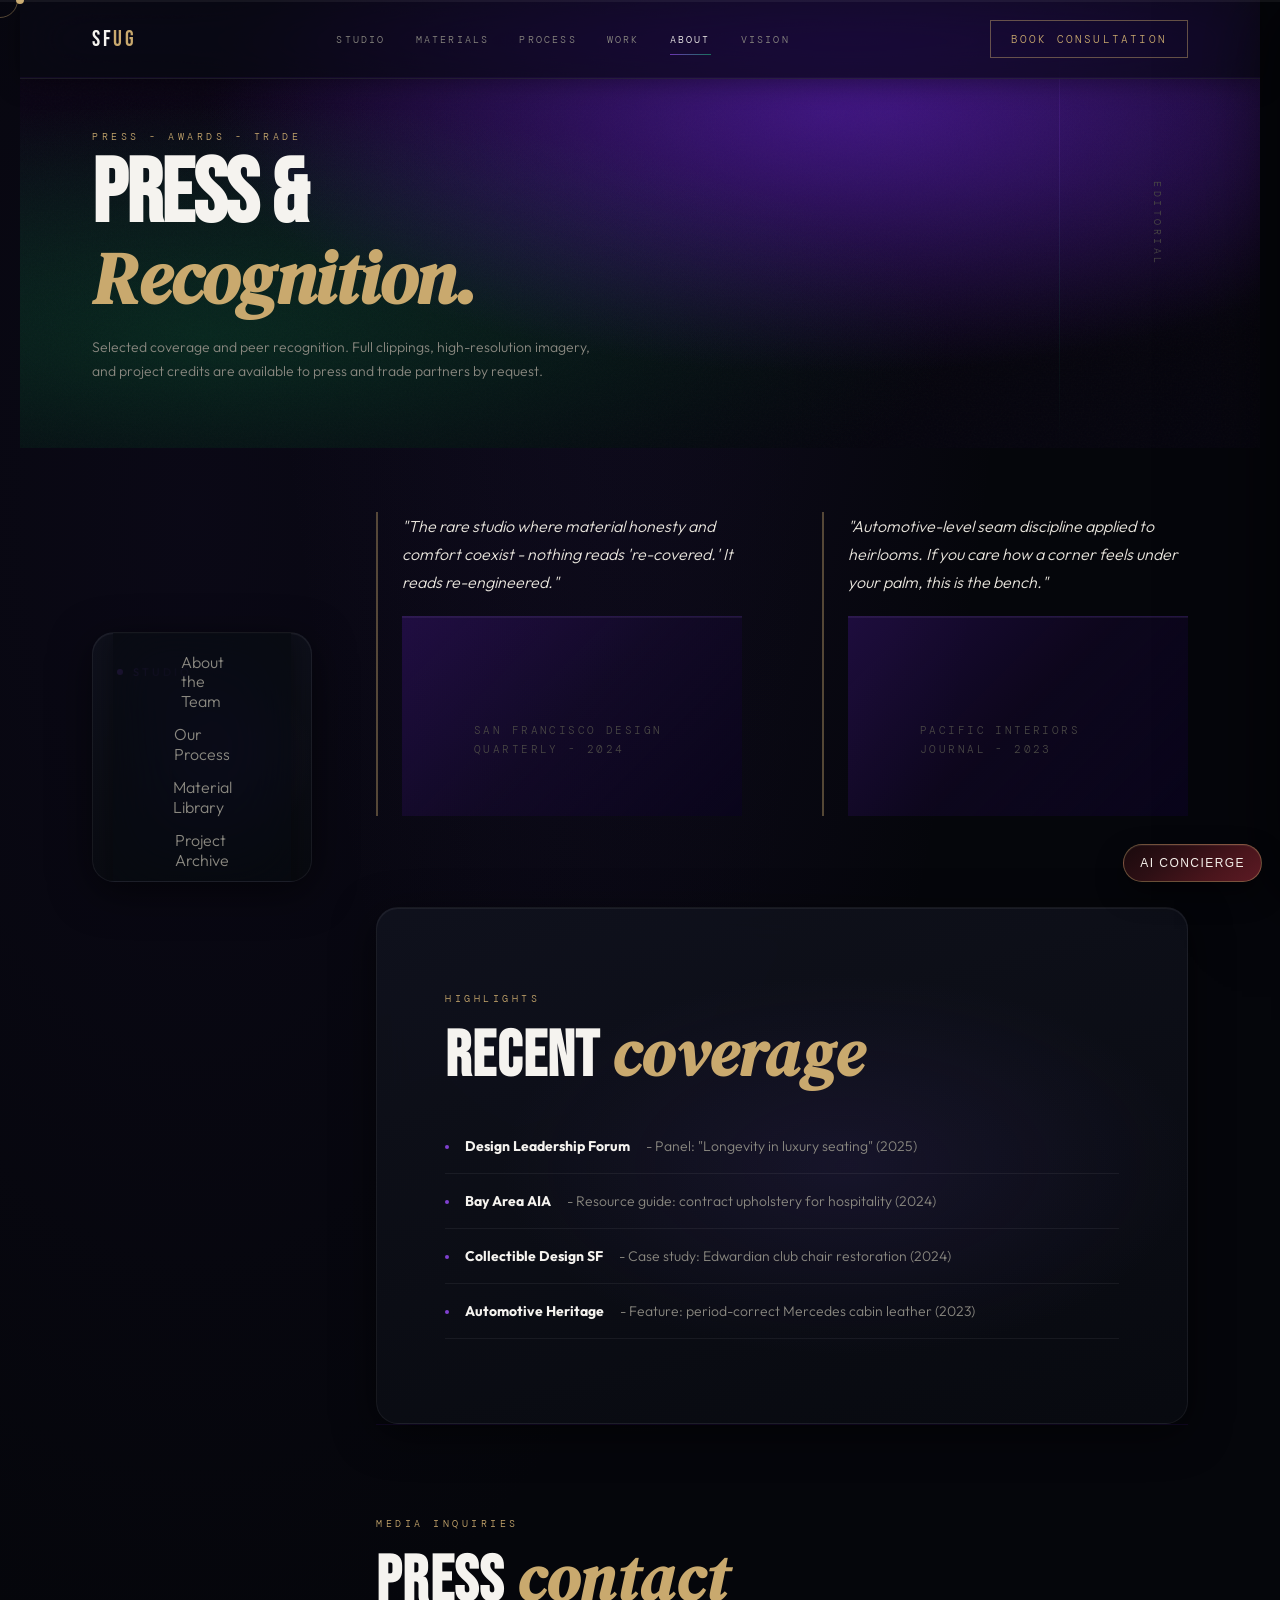
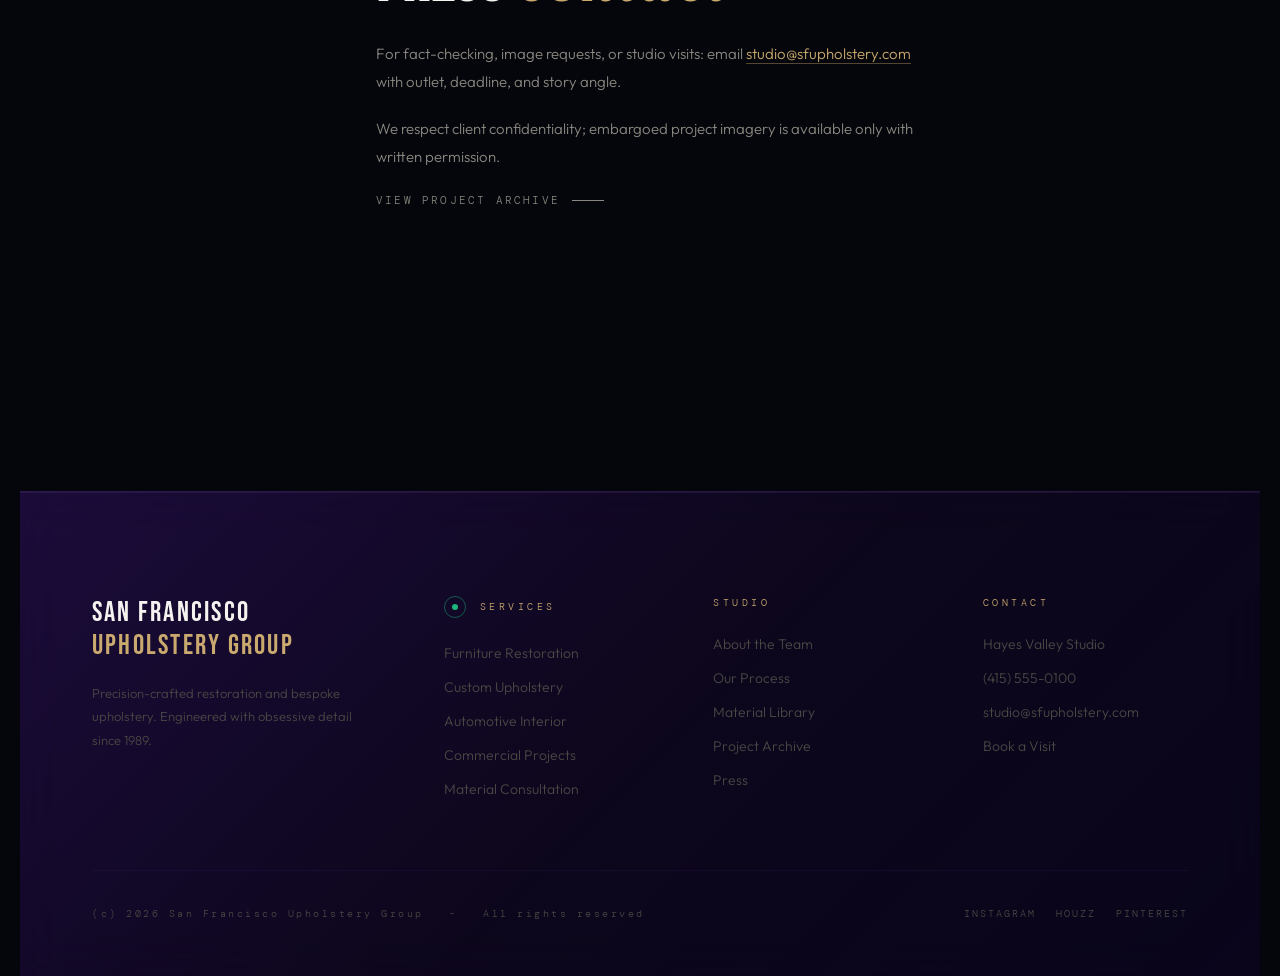
<file: press.html>
<!DOCTYPE html>
<html lang="en">
<head>
<meta charset="UTF-8">
<meta name="viewport" content="width=device-width, initial-scale=1.0">
<title>Press &amp; Recognition - San Francisco Upholstery Group</title>
<meta name="description" content="Editorial recognition, design press, and trade references for San Francisco Upholstery Group - precision restoration and bespoke upholstery.">
<link rel="preconnect" href="https://fonts.googleapis.com">
<link href="https://fonts.googleapis.com/css2?family=Bebas+Neue&family=DM+Serif+Display:ital@0;1&family=DM+Mono:wght@300;400&family=Outfit:wght@200;300;400;500&display=swap" rel="stylesheet">
<link rel="stylesheet" href="css/main.css">
<link rel="stylesheet" href="css/avatar-widget.css">
<link rel="stylesheet" href="css/vision-theme.css">
<link rel="stylesheet" href="css/bento-glass.css">
<link rel="stylesheet" href="css/spacing-fix.css">
</head>
<body>

<div class="cursor" id="cursor"></div>
<div class="cursor-ring" id="cursorRing"></div>

<nav id="mainNav">
  <a href="index.html" class="nav-logo">SF<span>UG</span></a>
  <ul class="nav-links">
    <li><a href="index.html#philosophy">Studio</a></li>
    <li><a href="materials.html">Materials</a></li>
    <li><a href="process.html">Process</a></li>
    <li><a href="work.html">Work</a></li>
    <li><a href="studio.html" class="is-active">About</a></li>
    <li><a href="vision.html">Vision</a></li>
  </ul>
  <a href="contact.html" class="nav-cta">Book Consultation</a>
  <div class="nav-mobile-toggle">Menu</div>
</nav>

<header class="page-hero">
  <div class="hero-bg"></div>
  <div class="hero-noise"></div>
  <div class="hero-line"></div>
  <div class="hero-year">Editorial</div>
  <p class="hero-tag">Press  -  Awards  -  Trade</p>
  <h1 class="hero-h1">Press &amp;<br><em>Recognition.</em></h1>
  <p class="hero-sub">Selected coverage and peer recognition. Full clippings, high-resolution imagery, and project credits are available to press and trade partners by request.</p>
</header>

<div class="page-with-sidebar">
  <aside class="studio-sidebar" aria-label="Studio">
    <div class="studio-sidebar-kicker"><span class="studio-sidebar-dot" aria-hidden="true"></span> Studio</div>
    <nav class="studio-sidebar-nav">
      <a href="about-team.html" class="studio-sidebar-link">About the Team</a>
      <a href="process.html" class="studio-sidebar-link">Our Process</a>
      <a href="materials.html" class="studio-sidebar-link">Material Library</a>
      <a href="work.html" class="studio-sidebar-link">Project Archive</a>
      <a href="press.html" class="studio-sidebar-link is-current">Press</a>
    </nav>
  </aside>

  <main class="page-main">
    <section class="page-section">
      <div class="page-grid-2">
        <blockquote class="prose reveal" style="border-left:2px solid rgba(201,169,110,0.4);padding-left:24px;font-style:italic;color:var(--cream);font-size:16px;line-height:1.75">
          "The rare studio where material honesty and comfort coexist - nothing reads 're-covered.' It reads <em>re-engineered.</em>"
          <footer style="margin-top:20px;font-style:normal;font-size:11px;letter-spacing:0.22em;text-transform:uppercase;color:var(--muted);font-family:'DM Mono',monospace">San Francisco Design Quarterly  -  2024</footer>
        </blockquote>
        <blockquote class="prose reveal reveal-delay-1" style="border-left:2px solid rgba(201,169,110,0.4);padding-left:24px;font-style:italic;color:var(--cream);font-size:16px;line-height:1.75">
          "Automotive-level seam discipline applied to heirlooms. If you care how a corner feels under your palm, this is the bench."
          <footer style="margin-top:20px;font-style:normal;font-size:11px;letter-spacing:0.22em;text-transform:uppercase;color:var(--muted);font-family:'DM Mono',monospace">Pacific Interiors Journal  -  2023</footer>
        </blockquote>
      </div>
    </section>

    <section class="page-section page-section--graphite">
      <span class="section-kicker reveal">Highlights</span>
      <h2 class="section-title-page reveal reveal-delay-1">Recent <em>coverage</em></h2>
      <ul class="spec-list reveal reveal-delay-2" style="margin-top:32px;max-width:800px">
        <li><strong style="color:var(--warm-white)">Design Leadership Forum</strong> - Panel: "Longevity in luxury seating" (2025)</li>
        <li><strong style="color:var(--warm-white)">Bay Area AIA</strong> - Resource guide: contract upholstery for hospitality (2024)</li>
        <li><strong style="color:var(--warm-white)">Collectible Design SF</strong> - Case study: Edwardian club chair restoration (2024)</li>
        <li><strong style="color:var(--warm-white)">Automotive Heritage</strong> - Feature: period-correct Mercedes cabin leather (2023)</li>
      </ul>
    </section>

    <section class="page-section">
      <span class="section-kicker reveal">Media inquiries</span>
      <h2 class="section-title-page reveal reveal-delay-1">Press <em>contact</em></h2>
      <div class="prose reveal reveal-delay-2" style="max-width:560px;margin-top:24px">
        <p>For fact-checking, image requests, or studio visits: email <a href="mailto:studio@sfupholstery.com?subject=Press%20inquiry" style="color:var(--gold);text-decoration:none;border-bottom:1px solid rgba(201,169,110,0.4)">studio@sfupholstery.com</a> with outlet, deadline, and story angle.</p>
        <p>We respect client confidentiality; embargoed project imagery is available only with written permission.</p>
        <p><a href="work.html" class="btn-ghost" style="margin-top:16px">View project archive</a></p>
      </div>
    </section>
  </main>
</div>

<footer>
  <div class="footer-top">
    <div class="footer-brand">
      <span class="footer-logo">San Francisco<br><span>Upholstery Group</span></span>
      <p class="footer-tagline">Precision-crafted restoration and bespoke upholstery. Engineered with obsessive detail since 1989.</p>
    </div>
    <div>
      <div class="footer-col-title-row">
        <span class="footer-title-icon" aria-hidden="true"></span>
        <span class="footer-col-title" style="margin-bottom:0">Services</span>
      </div>
      <ul class="footer-links">
        <li><a href="services.html#furniture">Furniture Restoration</a></li>
        <li><a href="services.html#custom">Custom Upholstery</a></li>
        <li><a href="services.html#automotive">Automotive Interior</a></li>
        <li><a href="services.html#commercial">Commercial Projects</a></li>
        <li><a href="services.html#consultation">Material Consultation</a></li>
      </ul>
    </div>
    <div>
      <span class="footer-col-title">Studio</span>
      <ul class="footer-links">
        <li><a href="about-team.html">About the Team</a></li>
        <li><a href="process.html">Our Process</a></li>
        <li><a href="materials.html">Material Library</a></li>
        <li><a href="work.html">Project Archive</a></li>
        <li><a href="press.html">Press</a></li>
      </ul>
    </div>
    <div>
      <span class="footer-col-title">Contact</span>
      <ul class="footer-links">
        <li><a href="contact.html">Hayes Valley Studio</a></li>
        <li><a href="tel:+14155550100">(415) 555-0100</a></li>
        <li><a href="mailto:studio@sfupholstery.com">studio@sfupholstery.com</a></li>
        <li><a href="contact.html">Book a Visit</a></li>
      </ul>
    </div>
  </div>
  <div class="footer-bottom">
    <span class="footer-copy">(c) 2026 San Francisco Upholstery Group &nbsp; - &nbsp; All rights reserved</span>
    <div class="footer-social">
      <a href="#">Instagram</a>
      <a href="#">Houzz</a>
      <a href="#">Pinterest</a>
    </div>
  </div>
</footer>

<script src="js/main.js" defer></script>
<div id="avatarWidgetOverlay" class="avatar-widget-overlay">
  <section class="avatar-widget" role="dialog" aria-modal="true" aria-label="AI Avatar Agent">
    <header class="avatar-head">
      <div class="avatar-id">
        <div class="avatar-badge">AI</div>
        <div class="avatar-meta">
          <div class="avatar-name">Lamar's Ai Avatar</div>
          <div class="avatar-status"><span class="status-dot"></span><span id="avatarStatusText">Online</span></div>
        </div>
      </div>
      <div class="avatar-controls">
        <button id="avatarMinBtn" aria-label="Minimize">-</button>
        <button id="avatarCloseBtn" aria-label="Close">x</button>
      </div>
    </header>

    <div class="avatar-stage">
      <video id="avatarVideo" autoplay muted playsinline poster="assets/ai-avatar.png"></video>
      <div id="avatarFacePulse" class="avatar-face-pulse"></div>
    </div>

    <div class="avatar-warning">
      <strong>!</strong> This AI can improvise. Review important decisions before acting.
    </div>

    <div class="avatar-interact">
      <div class="avatar-step">Step 1: Enable your microphone or camera</div>
      <div class="avatar-actions">
        <button id="avatarMicBtn" class="avatar-btn">Enable Mic</button>
        <button id="avatarCamBtn" class="avatar-btn">Enable Cam</button>
      </div>
    </div>

    <div class="avatar-chat">
      <div id="avatarMessages" class="avatar-messages"></div>
      <div class="avatar-input-row">
        <input id="avatarInput" class="avatar-input" type="text" placeholder="Type a message to your AI avatar...">
        <button id="avatarSend" class="avatar-send">Send</button>
      </div>
    </div>
  </section>
</div>
<button id="openAvatarWidget" class="avatar-fab">AI Concierge</button>
<script src="js/avatar-agent.js"></script>
</body>
</html>
</file>
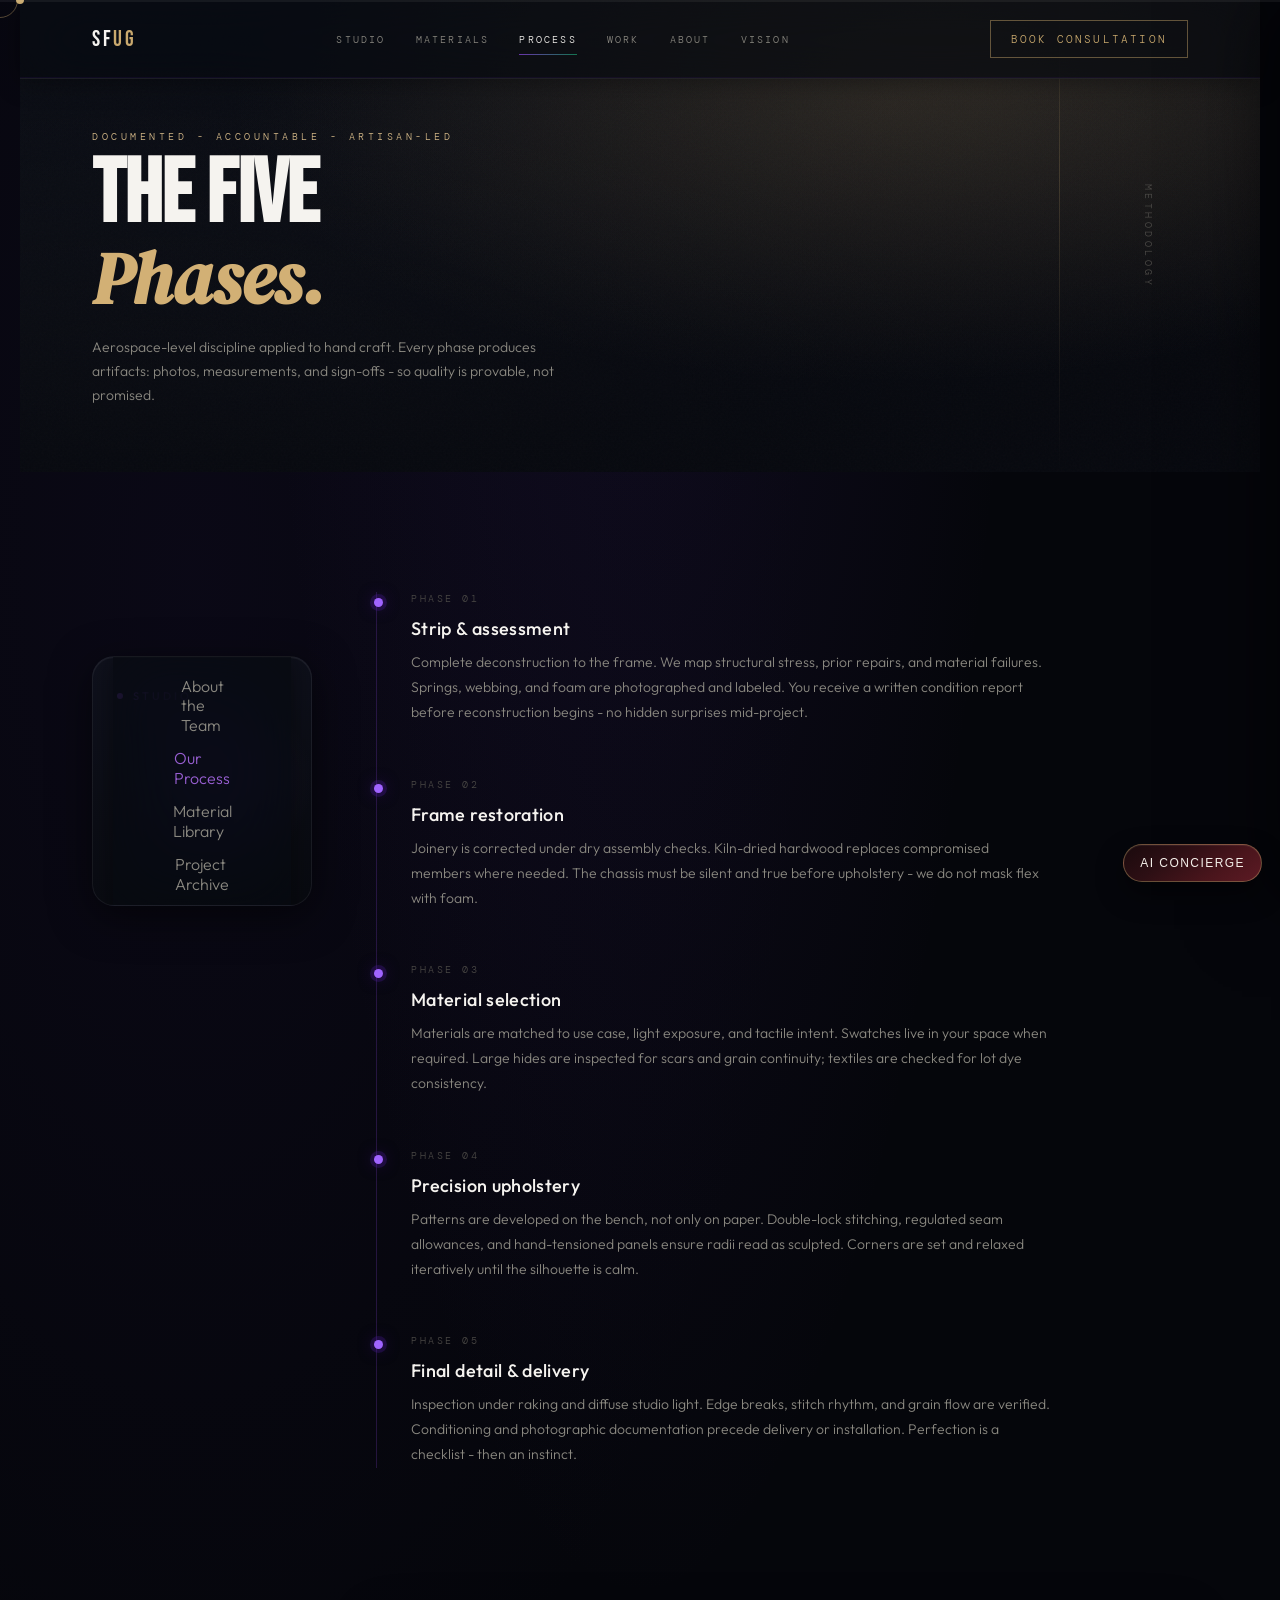
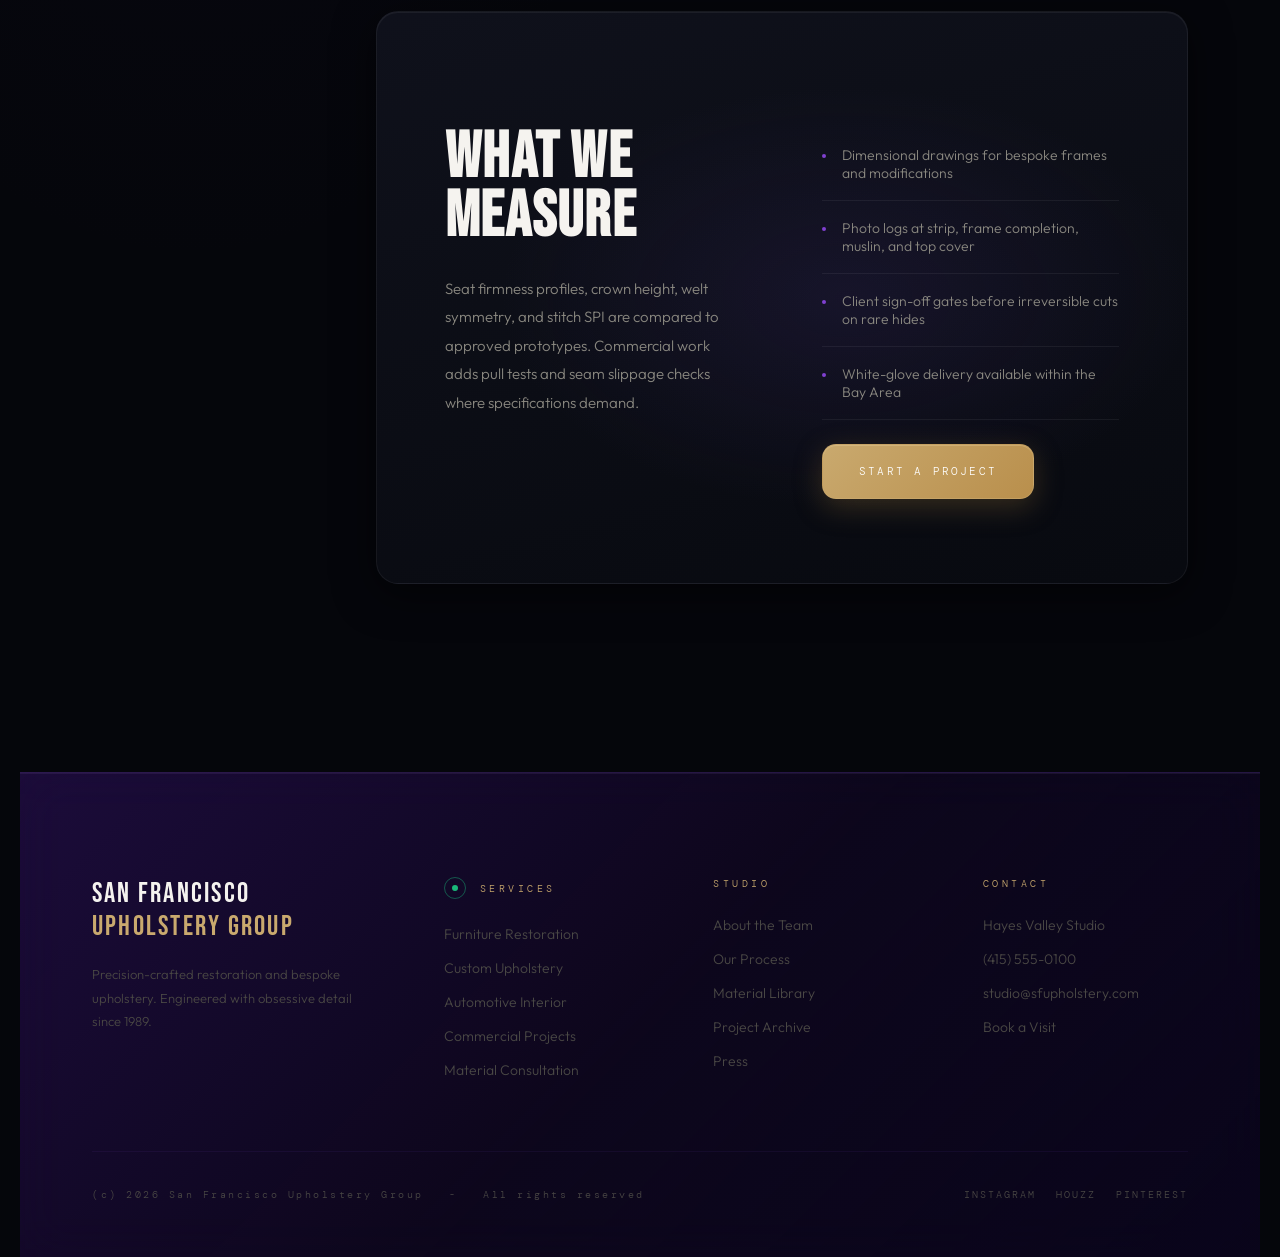
<file: process.html>
<!DOCTYPE html>
<html lang="en">
<head>
<meta charset="UTF-8">
<meta name="viewport" content="width=device-width, initial-scale=1.0">
<title>Process &amp; Methodology - San Francisco Upholstery Group</title>
<meta name="description" content="Five phases of precision restoration: strip and assessment, frame restoration, material selection, hand upholstery, and final detail. Documented, accountable, artisan-led.">
<link rel="preconnect" href="https://fonts.googleapis.com">
<link href="https://fonts.googleapis.com/css2?family=Bebas+Neue&family=DM+Serif+Display:ital@0;1&family=DM+Mono:wght@300;400&family=Outfit:wght@200;300;400;500&display=swap" rel="stylesheet">
<link rel="stylesheet" href="css/main.css">
<link rel="stylesheet" href="css/avatar-widget.css">
<link rel="stylesheet" href="css/vision-theme.css">
<link rel="stylesheet" href="css/bento-glass.css">
<link rel="stylesheet" href="css/spacing-fix.css">
</head>
<body>

<div class="cursor" id="cursor"></div>
<div class="cursor-ring" id="cursorRing"></div>

<nav id="mainNav">
  <a href="index.html" class="nav-logo">SF<span>UG</span></a>
  <ul class="nav-links">
    <li><a href="index.html#philosophy">Studio</a></li>
    <li><a href="materials.html">Materials</a></li>
    <li><a href="process.html" class="is-active">Process</a></li>
    <li><a href="work.html">Work</a></li>
    <li><a href="studio.html">About</a></li>
    <li><a href="vision.html">Vision</a></li>
  </ul>
  <a href="contact.html" class="nav-cta">Book Consultation</a>
  <div class="nav-mobile-toggle">Menu</div>
</nav>

<header class="page-hero process-hero">
  <div class="hero-bg"></div>
  <div class="hero-noise"></div>
  <div class="hero-line"></div>
  <div class="hero-year">Methodology</div>
  <p class="hero-tag">Documented  -  Accountable  -  Artisan-led</p>
  <h1 class="hero-h1">The Five<br><em>Phases.</em></h1>
  <p class="hero-sub">Aerospace-level discipline applied to hand craft. Every phase produces artifacts: photos, measurements, and sign-offs - so quality is provable, not promised.</p>
</header>

<div class="page-with-sidebar">
  <aside class="studio-sidebar" aria-label="Studio">
    <div class="studio-sidebar-kicker"><span class="studio-sidebar-dot" aria-hidden="true"></span> Studio</div>
    <nav class="studio-sidebar-nav">
      <a href="about-team.html" class="studio-sidebar-link">About the Team</a>
      <a href="process.html" class="studio-sidebar-link is-current">Our Process</a>
      <a href="materials.html" class="studio-sidebar-link">Material Library</a>
      <a href="work.html" class="studio-sidebar-link">Project Archive</a>
      <a href="press.html" class="studio-sidebar-link">Press</a>
    </nav>
  </aside>

<main class="page-main">
  <section class="page-section">
    <div class="timeline-deep reveal">
      <div class="timeline-deep-item">
        <div class="tl-meta">Phase 01</div>
        <h3>Strip &amp; assessment</h3>
        <p>Complete deconstruction to the frame. We map structural stress, prior repairs, and material failures. Springs, webbing, and foam are photographed and labeled. You receive a written condition report before reconstruction begins - no hidden surprises mid-project.</p>
      </div>
      <div class="timeline-deep-item">
        <div class="tl-meta">Phase 02</div>
        <h3>Frame restoration</h3>
        <p>Joinery is corrected under dry assembly checks. Kiln-dried hardwood replaces compromised members where needed. The chassis must be silent and true before upholstery - we do not mask flex with foam.</p>
      </div>
      <div class="timeline-deep-item">
        <div class="tl-meta">Phase 03</div>
        <h3>Material selection</h3>
        <p>Materials are matched to use case, light exposure, and tactile intent. Swatches live in your space when required. Large hides are inspected for scars and grain continuity; textiles are checked for lot dye consistency.</p>
      </div>
      <div class="timeline-deep-item">
        <div class="tl-meta">Phase 04</div>
        <h3>Precision upholstery</h3>
        <p>Patterns are developed on the bench, not only on paper. Double-lock stitching, regulated seam allowances, and hand-tensioned panels ensure radii read as sculpted. Corners are set and relaxed iteratively until the silhouette is calm.</p>
      </div>
      <div class="timeline-deep-item">
        <div class="tl-meta">Phase 05</div>
        <h3>Final detail &amp; delivery</h3>
        <p>Inspection under raking and diffuse studio light. Edge breaks, stitch rhythm, and grain flow are verified. Conditioning and photographic documentation precede delivery or installation. Perfection is a checklist - then an instinct.</p>
      </div>
    </div>
  </section>

  <section class="page-section page-section--graphite">
    <div class="page-grid-2">
      <div>
        <span class="section-kicker reveal">Quality gates</span>
        <h2 class="section-title-page reveal reveal-delay-1">What we measure</h2>
        <div class="prose reveal reveal-delay-2">
          <p>Seat firmness profiles, crown height, welt symmetry, and stitch SPI are compared to approved prototypes. Commercial work adds pull tests and seam slippage checks where specifications demand.</p>
        </div>
      </div>
      <div>
        <ul class="spec-list reveal reveal-delay-2">
          <li>Dimensional drawings for bespoke frames and modifications</li>
          <li>Photo logs at strip, frame completion, muslin, and top cover</li>
          <li>Client sign-off gates before irreversible cuts on rare hides</li>
          <li>White-glove delivery available within the Bay Area</li>
        </ul>
        <p class="prose reveal reveal-delay-3" style="margin-top:24px"><a href="contact.html" class="btn-primary" style="display:inline-block">Start a project</a></p>
      </div>
    </div>
  </section>
</main>
</div>

<footer>
  <div class="footer-top">
    <div class="footer-brand">
      <span class="footer-logo">San Francisco<br><span>Upholstery Group</span></span>
      <p class="footer-tagline">Precision-crafted restoration and bespoke upholstery. Engineered with obsessive detail since 1989.</p>
    </div>
    <div>
      <div class="footer-col-title-row">
        <span class="footer-title-icon" aria-hidden="true"></span>
        <span class="footer-col-title" style="margin-bottom:0">Services</span>
      </div>
      <ul class="footer-links">
        <li><a href="services.html#furniture">Furniture Restoration</a></li>
        <li><a href="services.html#custom">Custom Upholstery</a></li>
        <li><a href="services.html#automotive">Automotive Interior</a></li>
        <li><a href="services.html#commercial">Commercial Projects</a></li>
        <li><a href="services.html#consultation">Material Consultation</a></li>
      </ul>
    </div>
    <div>
      <span class="footer-col-title">Studio</span>
      <ul class="footer-links">
        <li><a href="about-team.html">About the Team</a></li>
        <li><a href="process.html">Our Process</a></li>
        <li><a href="materials.html">Material Library</a></li>
        <li><a href="work.html">Project Archive</a></li>
        <li><a href="press.html">Press</a></li>
      </ul>
    </div>
    <div>
      <span class="footer-col-title">Contact</span>
      <ul class="footer-links">
        <li><a href="contact.html">Hayes Valley Studio</a></li>
        <li><a href="tel:+14155550100">(415) 555-0100</a></li>
        <li><a href="mailto:studio@sfupholstery.com">studio@sfupholstery.com</a></li>
        <li><a href="contact.html">Book a Visit</a></li>
      </ul>
    </div>
  </div>
  <div class="footer-bottom">
    <span class="footer-copy">(c) 2026 San Francisco Upholstery Group &nbsp; - &nbsp; All rights reserved</span>
    <div class="footer-social">
      <a href="#">Instagram</a>
      <a href="#">Houzz</a>
      <a href="#">Pinterest</a>
    </div>
  </div>
</footer>

<script src="js/main.js" defer></script>
<div id="avatarWidgetOverlay" class="avatar-widget-overlay">
  <section class="avatar-widget" role="dialog" aria-modal="true" aria-label="AI Avatar Agent">
    <header class="avatar-head">
      <div class="avatar-id">
        <div class="avatar-badge">AI</div>
        <div class="avatar-meta">
          <div class="avatar-name">Lamar's Ai Avatar</div>
          <div class="avatar-status"><span class="status-dot"></span><span id="avatarStatusText">Online</span></div>
        </div>
      </div>
      <div class="avatar-controls">
        <button id="avatarMinBtn" aria-label="Minimize">-</button>
        <button id="avatarCloseBtn" aria-label="Close">x</button>
      </div>
    </header>

    <div class="avatar-stage">
      <video id="avatarVideo" autoplay muted playsinline poster="assets/ai-avatar.png"></video>
      <div id="avatarFacePulse" class="avatar-face-pulse"></div>
    </div>

    <div class="avatar-warning">
      <strong>!</strong> This AI can improvise. Review important decisions before acting.
    </div>

    <div class="avatar-interact">
      <div class="avatar-step">Step 1: Enable your microphone or camera</div>
      <div class="avatar-actions">
        <button id="avatarMicBtn" class="avatar-btn">Enable Mic</button>
        <button id="avatarCamBtn" class="avatar-btn">Enable Cam</button>
      </div>
    </div>

    <div class="avatar-chat">
      <div id="avatarMessages" class="avatar-messages"></div>
      <div class="avatar-input-row">
        <input id="avatarInput" class="avatar-input" type="text" placeholder="Type a message to your AI avatar...">
        <button id="avatarSend" class="avatar-send">Send</button>
      </div>
    </div>
  </section>
</div>
<button id="openAvatarWidget" class="avatar-fab">AI Concierge</button>
<script src="js/avatar-agent.js"></script>
</body>
</html>
</file>
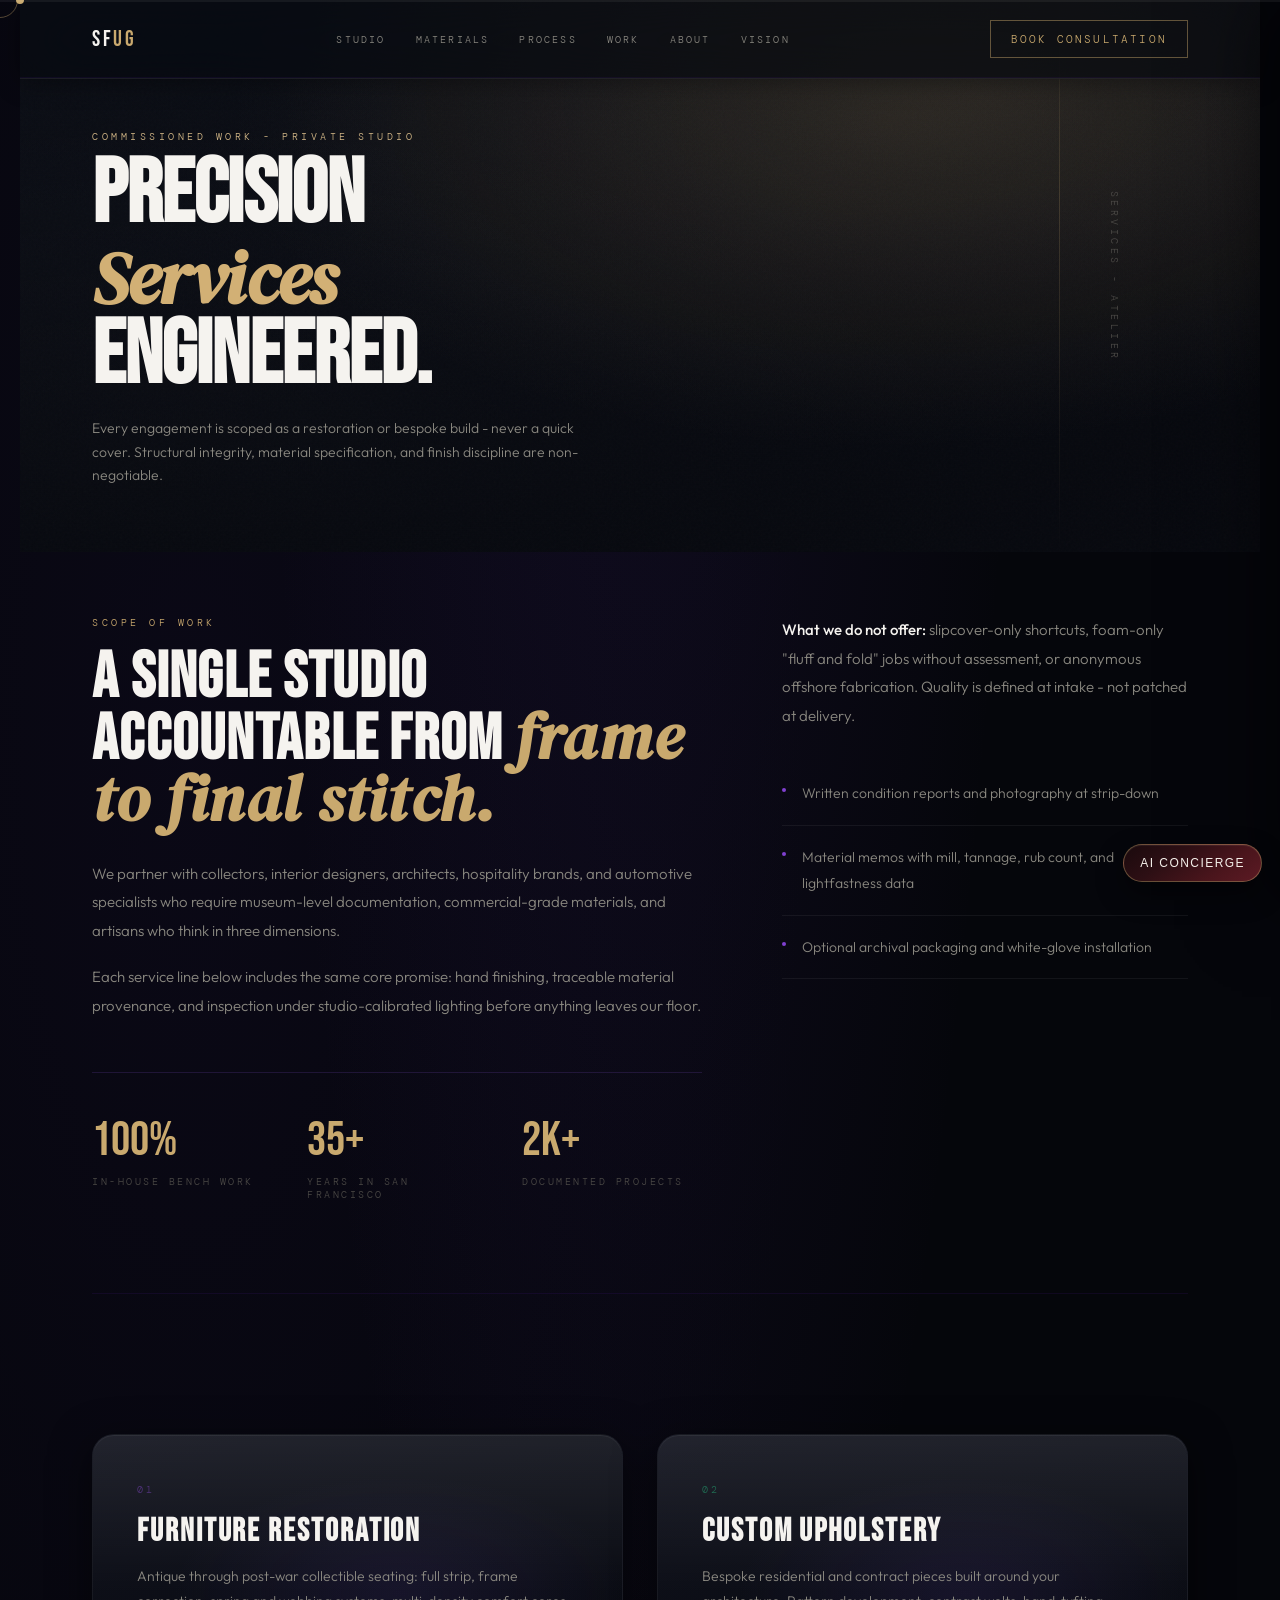
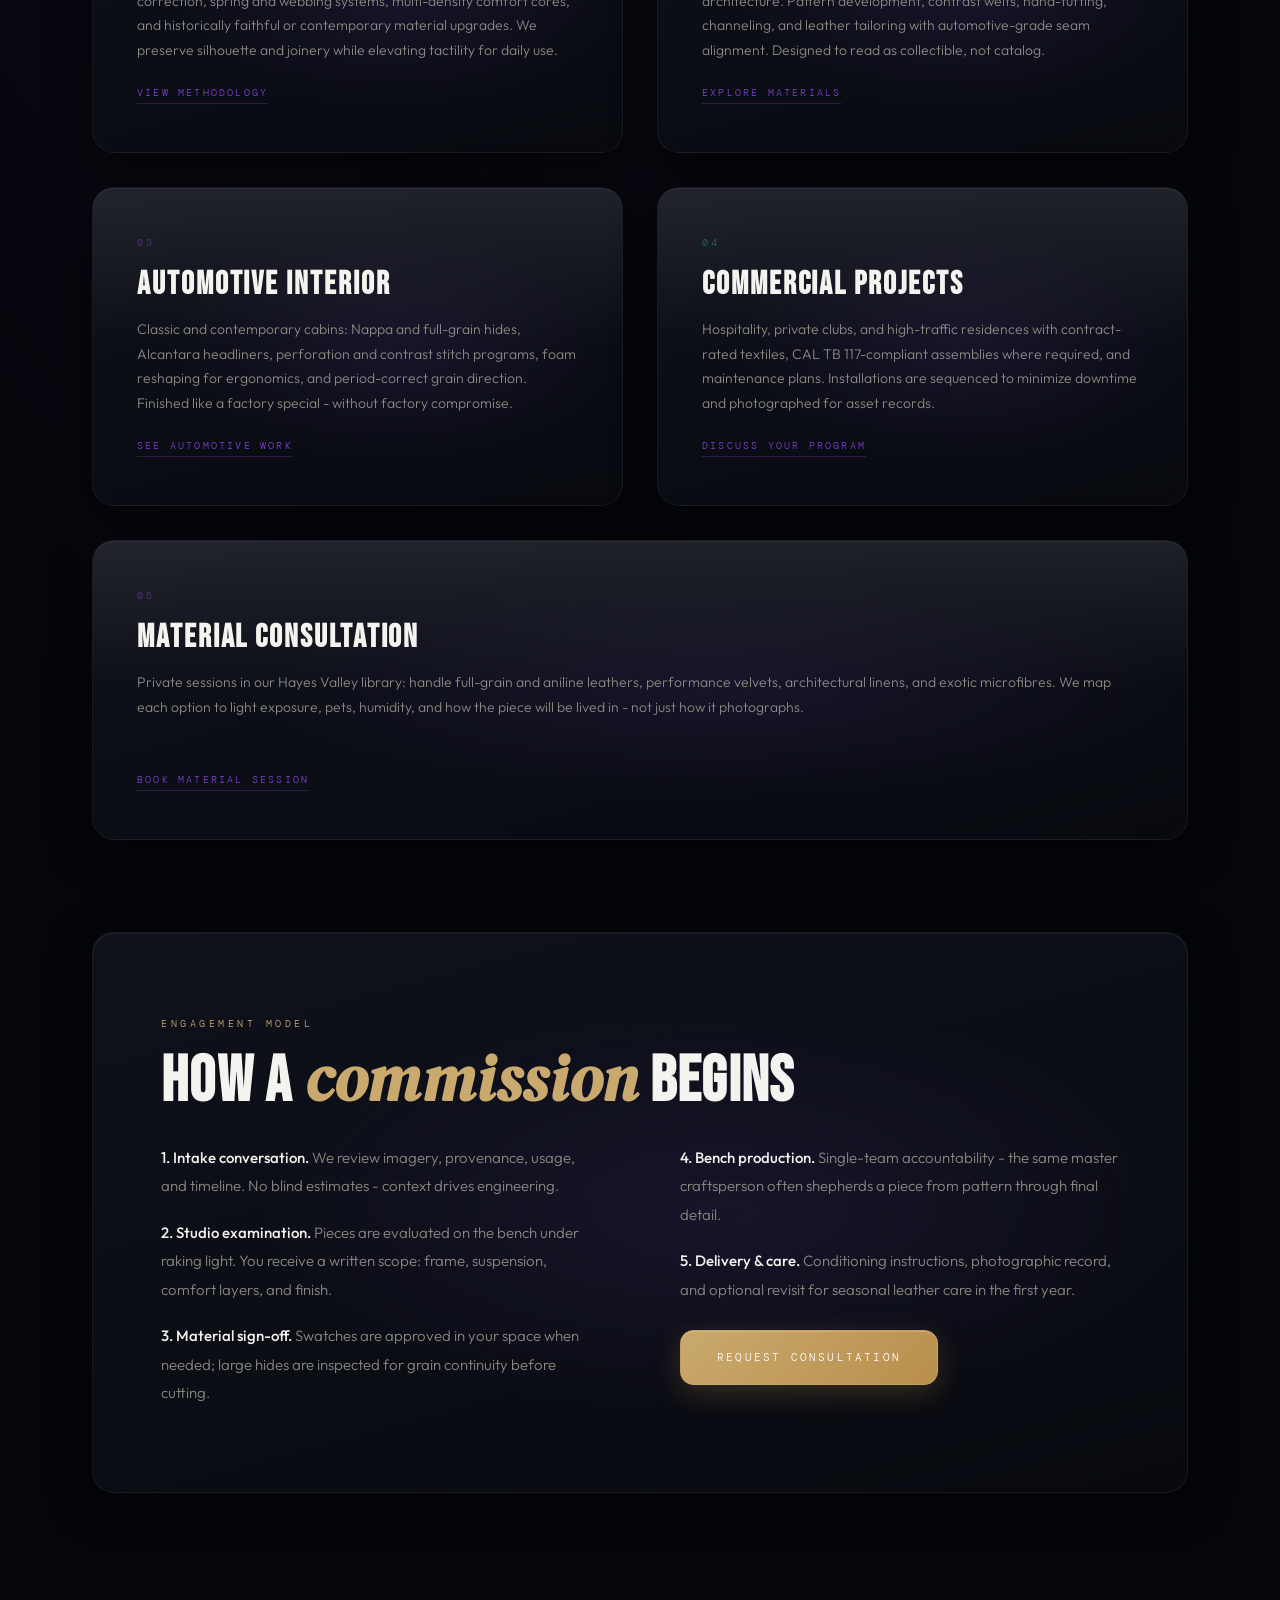
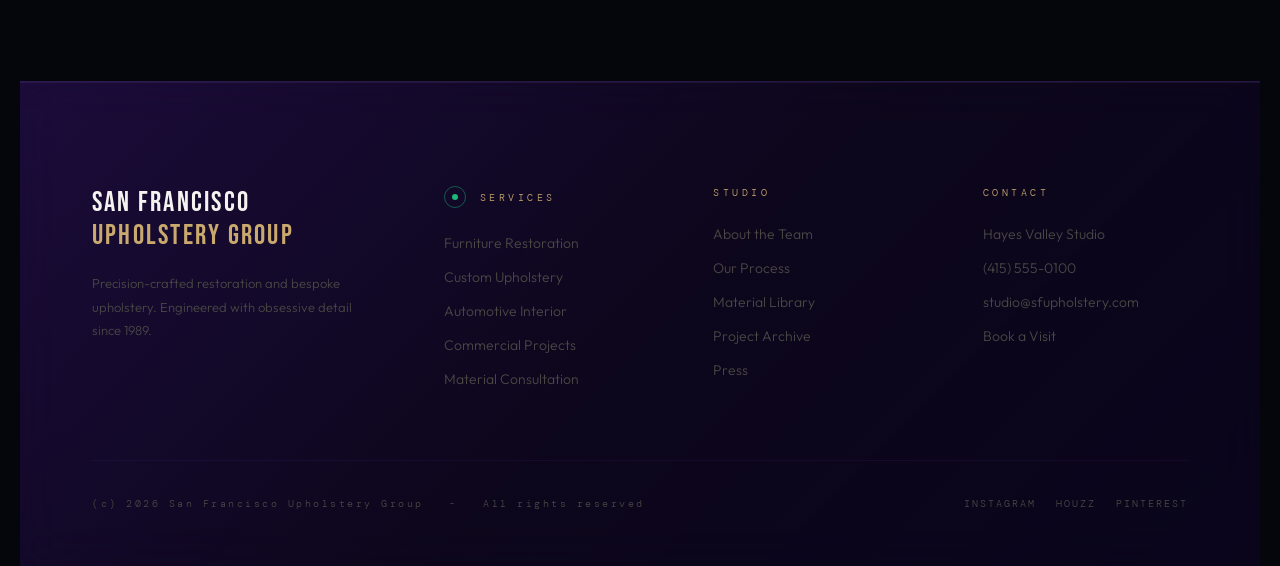
<file: services.html>
<!DOCTYPE html>
<html lang="en">
<head>
<meta charset="UTF-8">
<meta name="viewport" content="width=device-width, initial-scale=1.0">
<title>Services - San Francisco Upholstery Group</title>
<meta name="description" content="Elite furniture restoration, bespoke upholstery, automotive interiors, commercial installations, and private material consultation. Hayes Valley atelier since 1989.">
<link rel="preconnect" href="https://fonts.googleapis.com">
<link href="https://fonts.googleapis.com/css2?family=Bebas+Neue&family=DM+Serif+Display:ital@0;1&family=DM+Mono:wght@300;400&family=Outfit:wght@200;300;400;500&display=swap" rel="stylesheet">
<link rel="stylesheet" href="css/main.css">
<link rel="stylesheet" href="css/avatar-widget.css">
<link rel="stylesheet" href="css/vision-theme.css">
<link rel="stylesheet" href="css/bento-glass.css">
<link rel="stylesheet" href="css/spacing-fix.css">
</head>
<body>

<div class="cursor" id="cursor"></div>
<div class="cursor-ring" id="cursorRing"></div>

<nav id="mainNav">
  <a href="index.html" class="nav-logo">SF<span>UG</span></a>
  <ul class="nav-links">
    <li><a href="index.html#philosophy">Studio</a></li>
    <li><a href="materials.html">Materials</a></li>
    <li><a href="process.html">Process</a></li>
    <li><a href="work.html">Work</a></li>
    <li><a href="studio.html">About</a></li>
    <li><a href="vision.html">Vision</a></li>
  </ul>
  <a href="contact.html" class="nav-cta">Book Consultation</a>
  <div class="nav-mobile-toggle">Menu</div>
</nav>

<header class="page-hero services-hero">
  <div class="hero-bg"></div>
  <div class="hero-noise"></div>
  <div class="hero-line"></div>
  <div class="hero-year">Services - Atelier</div>
  <p class="hero-tag">Commissioned Work  -  Private Studio</p>
  <h1 class="hero-h1">Precision<br><em>Services</em><br>Engineered.</h1>
  <p class="hero-sub">Every engagement is scoped as a restoration or bespoke build - never a quick cover. Structural integrity, material specification, and finish discipline are non-negotiable.</p>
</header>

<main class="page-main">
  <section class="page-section page-grid-2 page-grid-2--wide-left">
    <div>
      <span class="section-kicker reveal">Scope of work</span>
      <h2 class="section-title-page reveal reveal-delay-1">A single studio accountable from <em>frame to final stitch.</em></h2>
      <div class="prose reveal reveal-delay-2">
        <p>We partner with collectors, interior designers, architects, hospitality brands, and automotive specialists who require museum-level documentation, commercial-grade materials, and artisans who think in three dimensions.</p>
        <p>Each service line below includes the same core promise: hand finishing, traceable material provenance, and inspection under studio-calibrated lighting before anything leaves our floor.</p>
      </div>
      <div class="stat-row stat-row--inline reveal reveal-delay-3">
        <div><span class="stat-val">100%</span><span class="stat-lbl">In-house bench work</span></div>
        <div><span class="stat-val">35+</span><span class="stat-lbl">Years in San Francisco</span></div>
        <div><span class="stat-val">2k+</span><span class="stat-lbl">Documented projects</span></div>
      </div>
    </div>
    <div class="prose reveal reveal-delay-2">
      <p><strong>What we do not offer:</strong> slipcover-only shortcuts, foam-only "fluff and fold" jobs without assessment, or anonymous offshore fabrication. Quality is defined at intake - not patched at delivery.</p>
      <ul class="spec-list">
        <li>Written condition reports and photography at strip-down</li>
        <li>Material memos with mill, tannage, rub count, and lightfastness data</li>
        <li>Optional archival packaging and white-glove installation</li>
      </ul>
    </div>
  </section>

  <section class="page-section">
    <div class="service-cards reveal">
      <article class="service-card" id="furniture">
        <span class="service-card-num">01</span>
        <h3>Furniture Restoration</h3>
        <p>Antique through post-war collectible seating: full strip, frame correction, spring and webbing systems, multi-density comfort cores, and historically faithful or contemporary material upgrades. We preserve silhouette and joinery while elevating tactility for daily use.</p>
        <a href="process.html">View methodology</a>
      </article>
      <article class="service-card" id="custom">
        <span class="service-card-num">02</span>
        <h3>Custom Upholstery</h3>
        <p>Bespoke residential and contract pieces built around your architecture. Pattern development, contrast welts, hand-tufting, channeling, and leather tailoring with automotive-grade seam alignment. Designed to read as collectible, not catalog.</p>
        <a href="materials.html">Explore materials</a>
      </article>
      <article class="service-card" id="automotive">
        <span class="service-card-num">03</span>
        <h3>Automotive Interior</h3>
        <p>Classic and contemporary cabins: Nappa and full-grain hides, Alcantara headliners, perforation and contrast stitch programs, foam reshaping for ergonomics, and period-correct grain direction. Finished like a factory special - without factory compromise.</p>
        <a href="work.html">See automotive work</a>
      </article>
      <article class="service-card" id="commercial">
        <span class="service-card-num">04</span>
        <h3>Commercial Projects</h3>
        <p>Hospitality, private clubs, and high-traffic residences with contract-rated textiles, CAL TB 117-compliant assemblies where required, and maintenance plans. Installations are sequenced to minimize downtime and photographed for asset records.</p>
        <a href="contact.html">Discuss your program</a>
      </article>
      <article class="service-card" id="consultation" style="grid-column: 1 / -1;">
        <span class="service-card-num">05</span>
        <h3>Material Consultation</h3>
        <p>Private sessions in our Hayes Valley library: handle full-grain and aniline leathers, performance velvets, architectural linens, and exotic microfibres. We map each option to light exposure, pets, humidity, and how the piece will be lived in - not just how it photographs.</p>
        <a href="contact.html">Book material session</a>
      </article>
    </div>
  </section>

  <section class="page-section page-section--surface">
    <span class="section-kicker reveal">Engagement model</span>
    <h2 class="section-title-page reveal reveal-delay-1">How a <em>commission</em> begins</h2>
    <div class="page-grid-2" style="margin-top:32px">
      <div class="prose reveal reveal-delay-2">
        <p><strong>1. Intake conversation.</strong> We review imagery, provenance, usage, and timeline. No blind estimates - context drives engineering.</p>
        <p><strong>2. Studio examination.</strong> Pieces are evaluated on the bench under raking light. You receive a written scope: frame, suspension, comfort layers, and finish.</p>
        <p><strong>3. Material sign-off.</strong> Swatches are approved in your space when needed; large hides are inspected for grain continuity before cutting.</p>
      </div>
      <div class="prose reveal reveal-delay-3">
        <p><strong>4. Bench production.</strong> Single-team accountability - the same master craftsperson often shepherds a piece from pattern through final detail.</p>
        <p><strong>5. Delivery &amp; care.</strong> Conditioning instructions, photographic record, and optional revisit for seasonal leather care in the first year.</p>
        <p><a href="contact.html" class="btn-primary" style="margin-top:8px;display:inline-block">Request consultation</a></p>
      </div>
    </div>
  </section>
</main>

<footer>
  <div class="footer-top">
    <div class="footer-brand">
      <span class="footer-logo">San Francisco<br><span>Upholstery Group</span></span>
      <p class="footer-tagline">Precision-crafted restoration and bespoke upholstery. Engineered with obsessive detail since 1989.</p>
    </div>
    <div>
      <div class="footer-col-title-row">
        <span class="footer-title-icon" aria-hidden="true"></span>
        <span class="footer-col-title" style="margin-bottom:0">Services</span>
      </div>
      <ul class="footer-links">
        <li><a href="services.html#furniture">Furniture Restoration</a></li>
        <li><a href="services.html#custom">Custom Upholstery</a></li>
        <li><a href="services.html#automotive">Automotive Interior</a></li>
        <li><a href="services.html#commercial">Commercial Projects</a></li>
        <li><a href="services.html#consultation">Material Consultation</a></li>
      </ul>
    </div>
    <div>
      <span class="footer-col-title">Studio</span>
      <ul class="footer-links">
        <li><a href="about-team.html">About the Team</a></li>
        <li><a href="process.html">Our Process</a></li>
        <li><a href="materials.html">Material Library</a></li>
        <li><a href="work.html">Project Archive</a></li>
        <li><a href="press.html">Press</a></li>
      </ul>
    </div>
    <div>
      <span class="footer-col-title">Contact</span>
      <ul class="footer-links">
        <li><a href="contact.html">Hayes Valley Studio</a></li>
        <li><a href="tel:+14155550100">(415) 555-0100</a></li>
        <li><a href="mailto:studio@sfupholstery.com">studio@sfupholstery.com</a></li>
        <li><a href="contact.html">Book a Visit</a></li>
      </ul>
    </div>
  </div>
  <div class="footer-bottom">
    <span class="footer-copy">(c) 2026 San Francisco Upholstery Group &nbsp; - &nbsp; All rights reserved</span>
    <div class="footer-social">
      <a href="#">Instagram</a>
      <a href="#">Houzz</a>
      <a href="#">Pinterest</a>
    </div>
  </div>
</footer>

<script src="js/main.js" defer></script>
<div id="avatarWidgetOverlay" class="avatar-widget-overlay">
  <section class="avatar-widget" role="dialog" aria-modal="true" aria-label="AI Avatar Agent">
    <header class="avatar-head">
      <div class="avatar-id">
        <div class="avatar-badge">AI</div>
        <div class="avatar-meta">
          <div class="avatar-name">Lamar's Ai Avatar</div>
          <div class="avatar-status"><span class="status-dot"></span><span id="avatarStatusText">Online</span></div>
        </div>
      </div>
      <div class="avatar-controls">
        <button id="avatarMinBtn" aria-label="Minimize">-</button>
        <button id="avatarCloseBtn" aria-label="Close">x</button>
      </div>
    </header>

    <div class="avatar-stage">
      <video id="avatarVideo" autoplay muted playsinline poster="assets/ai-avatar.png"></video>
      <div id="avatarFacePulse" class="avatar-face-pulse"></div>
    </div>

    <div class="avatar-warning">
      <strong>!</strong> This AI can improvise. Review important decisions before acting.
    </div>

    <div class="avatar-interact">
      <div class="avatar-step">Step 1: Enable your microphone or camera</div>
      <div class="avatar-actions">
        <button id="avatarMicBtn" class="avatar-btn">Enable Mic</button>
        <button id="avatarCamBtn" class="avatar-btn">Enable Cam</button>
      </div>
    </div>

    <div class="avatar-chat">
      <div id="avatarMessages" class="avatar-messages"></div>
      <div class="avatar-input-row">
        <input id="avatarInput" class="avatar-input" type="text" placeholder="Type a message to your AI avatar...">
        <button id="avatarSend" class="avatar-send">Send</button>
      </div>
    </div>
  </section>
</div>
<button id="openAvatarWidget" class="avatar-fab">AI Concierge</button>
<script src="js/avatar-agent.js"></script>
</body>
</html>
</file>
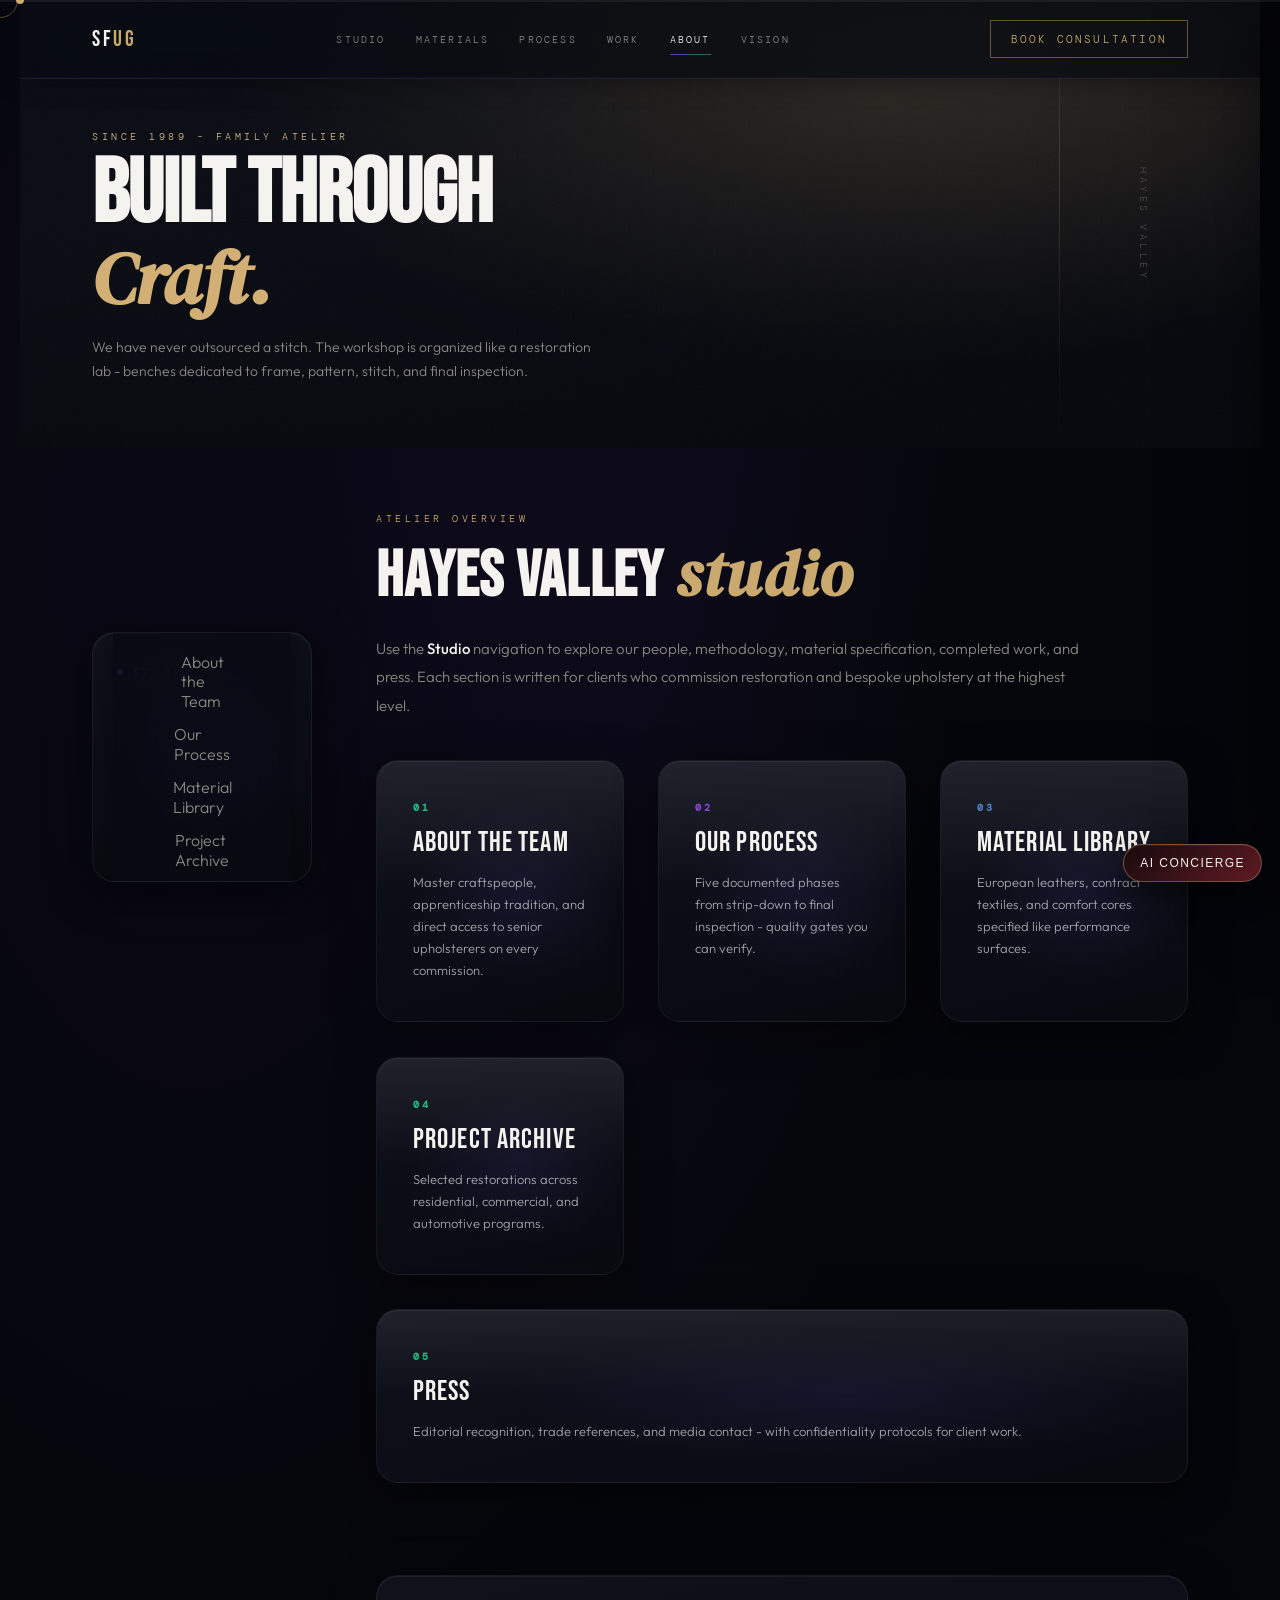
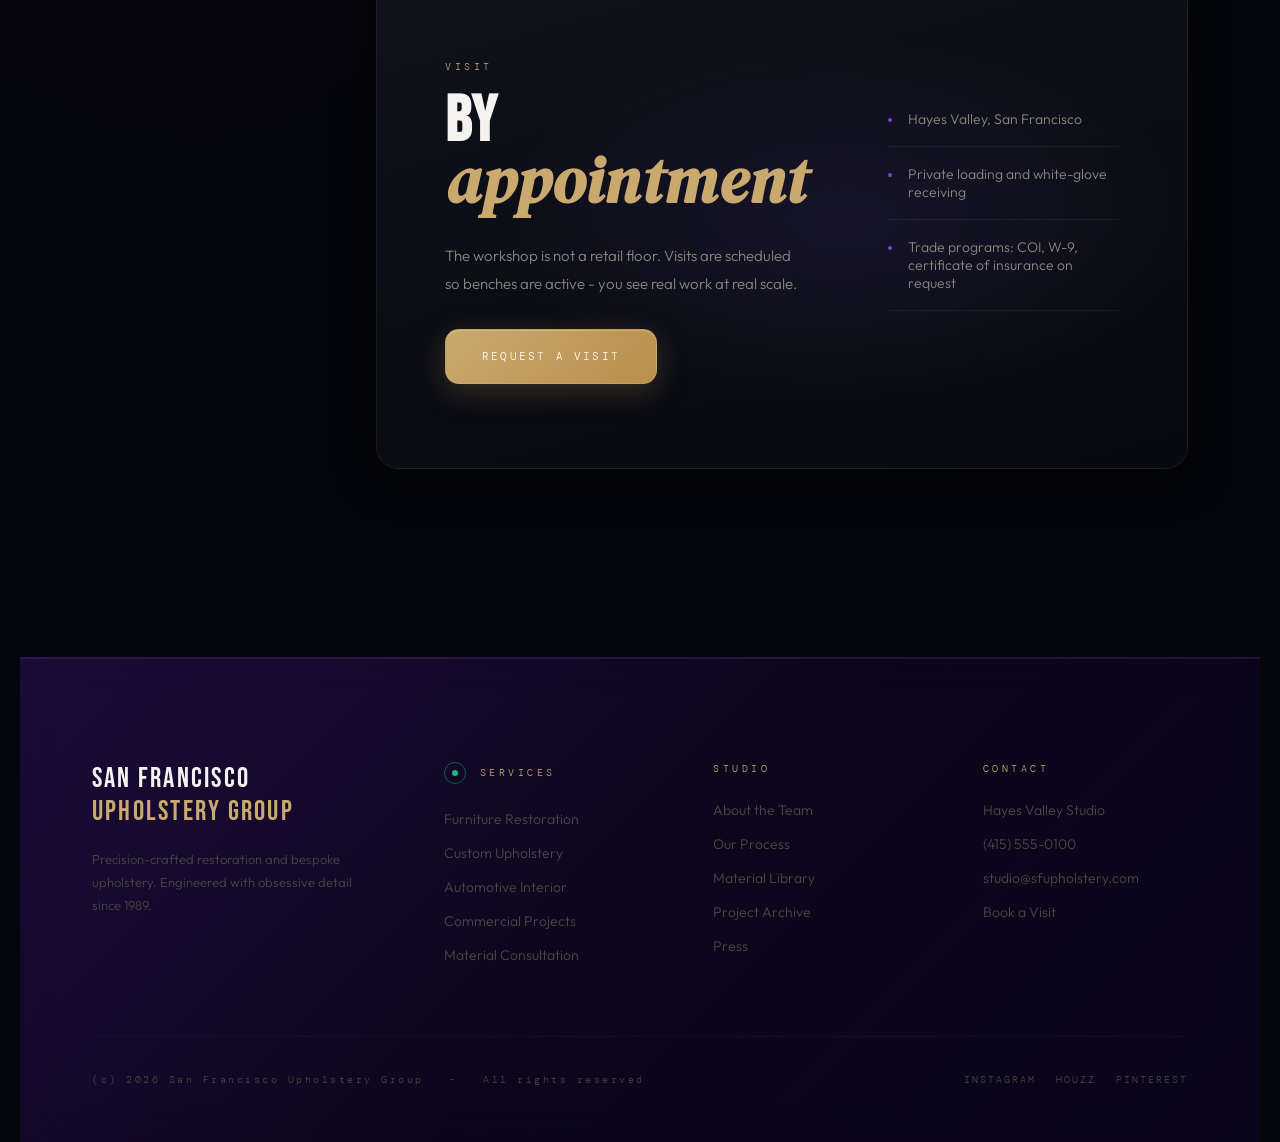
<file: studio.html>
<!DOCTYPE html>
<html lang="en">
<head>
<meta charset="UTF-8">
<meta name="viewport" content="width=device-width, initial-scale=1.0">
<title>The Workshop - San Francisco Upholstery Group</title>
<meta name="description" content="Hayes Valley atelier since 1989. Master upholsterers, European material partnerships, and a philosophy of emotional preservation through craft.">
<link rel="preconnect" href="https://fonts.googleapis.com">
<link href="https://fonts.googleapis.com/css2?family=Bebas+Neue&family=DM+Serif+Display:ital@0;1&family=DM+Mono:wght@300;400&family=Outfit:wght@200;300;400;500&display=swap" rel="stylesheet">
<link rel="stylesheet" href="css/main.css">
<link rel="stylesheet" href="css/avatar-widget.css">
<link rel="stylesheet" href="css/vision-theme.css">
<link rel="stylesheet" href="css/bento-glass.css">
<link rel="stylesheet" href="css/spacing-fix.css">
</head>
<body>

<div class="cursor" id="cursor"></div>
<div class="cursor-ring" id="cursorRing"></div>

<nav id="mainNav">
  <a href="index.html" class="nav-logo">SF<span>UG</span></a>
  <ul class="nav-links">
    <li><a href="index.html#philosophy">Studio</a></li>
    <li><a href="materials.html">Materials</a></li>
    <li><a href="process.html">Process</a></li>
    <li><a href="work.html">Work</a></li>
    <li><a href="studio.html" class="is-active">About</a></li>
    <li><a href="vision.html">Vision</a></li>
  </ul>
  <a href="contact.html" class="nav-cta">Book Consultation</a>
  <div class="nav-mobile-toggle">Menu</div>
</nav>

<header class="page-hero studio-hero">
  <div class="hero-bg"></div>
  <div class="hero-noise"></div>
  <div class="hero-line"></div>
  <div class="hero-year">Hayes Valley</div>
  <p class="hero-tag">Since 1989  -  Family Atelier</p>
  <h1 class="hero-h1">Built Through<br><em>Craft.</em></h1>
  <p class="hero-sub">We have never outsourced a stitch. The workshop is organized like a restoration lab - benches dedicated to frame, pattern, stitch, and final inspection.</p>
</header>

<div class="page-with-sidebar">
  <aside class="studio-sidebar" aria-label="Studio">
    <div class="studio-sidebar-kicker"><span class="studio-sidebar-dot" aria-hidden="true"></span> Studio</div>
    <nav class="studio-sidebar-nav">
      <a href="about-team.html" class="studio-sidebar-link">About the Team</a>
      <a href="process.html" class="studio-sidebar-link">Our Process</a>
      <a href="materials.html" class="studio-sidebar-link">Material Library</a>
      <a href="work.html" class="studio-sidebar-link">Project Archive</a>
      <a href="press.html" class="studio-sidebar-link">Press</a>
    </nav>
  </aside>

<main class="page-main">
  <section class="page-section">
    <span class="section-kicker reveal">Atelier overview</span>
    <h2 class="section-title-page reveal reveal-delay-1">Hayes Valley <em>studio</em></h2>
    <div class="prose reveal reveal-delay-2" style="max-width:720px;margin-top:20px">
      <p>Use the <strong style="color:var(--warm-white)">Studio</strong> navigation to explore our people, methodology, material specification, completed work, and press. Each section is written for clients who commission restoration and bespoke upholstery at the highest level.</p>
    </div>
    <div class="material-tier-grid studio-hub-grid reveal reveal-delay-3" style="margin-top:40px">
      <a href="about-team.html" class="material-tier" style="text-decoration:none;color:inherit;display:block;transition:background 0.35s var(--ease),border-color 0.35s">
        <h4>01</h4>
        <div class="tier-name">About the Team</div>
        <p>Master craftspeople, apprenticeship tradition, and direct access to senior upholsterers on every commission.</p>
      </a>
      <a href="process.html" class="material-tier" style="text-decoration:none;color:inherit;display:block;transition:background 0.35s var(--ease),border-color 0.35s">
        <h4>02</h4>
        <div class="tier-name">Our Process</div>
        <p>Five documented phases from strip-down to final inspection - quality gates you can verify.</p>
      </a>
      <a href="materials.html" class="material-tier" style="text-decoration:none;color:inherit;display:block;transition:background 0.35s var(--ease),border-color 0.35s">
        <h4>03</h4>
        <div class="tier-name">Material Library</div>
        <p>European leathers, contract textiles, and comfort cores specified like performance surfaces.</p>
      </a>
      <a href="work.html" class="material-tier" style="text-decoration:none;color:inherit;display:block;transition:background 0.35s var(--ease),border-color 0.35s">
        <h4>04</h4>
        <div class="tier-name">Project Archive</div>
        <p>Selected restorations across residential, commercial, and automotive programs.</p>
      </a>
      <a href="press.html" class="material-tier" style="text-decoration:none;color:inherit;display:block;transition:background 0.35s var(--ease),border-color 0.35s">
        <h4>05</h4>
        <div class="tier-name">Press</div>
        <p>Editorial recognition, trade references, and media contact - with confidentiality protocols for client work.</p>
      </a>
    </div>
  </section>

  <section class="page-section page-section--graphite">
    <div class="page-grid-2">
      <div>
        <span class="section-kicker reveal">Visit</span>
        <h2 class="section-title-page reveal reveal-delay-1">By <em>appointment</em></h2>
        <div class="prose reveal reveal-delay-2">
          <p>The workshop is not a retail floor. Visits are scheduled so benches are active - you see real work at real scale.</p>
          <p><a href="contact.html" class="btn-primary" style="display:inline-block;margin-top:12px">Request a visit</a></p>
        </div>
      </div>
      <div>
        <ul class="spec-list reveal reveal-delay-2">
          <li>Hayes Valley, San Francisco</li>
          <li>Private loading and white-glove receiving</li>
          <li>Trade programs: COI, W-9, certificate of insurance on request</li>
        </ul>
      </div>
    </div>
  </section>
</main>
</div>

<footer>
  <div class="footer-top">
    <div class="footer-brand">
      <span class="footer-logo">San Francisco<br><span>Upholstery Group</span></span>
      <p class="footer-tagline">Precision-crafted restoration and bespoke upholstery. Engineered with obsessive detail since 1989.</p>
    </div>
    <div>
      <div class="footer-col-title-row">
        <span class="footer-title-icon" aria-hidden="true"></span>
        <span class="footer-col-title" style="margin-bottom:0">Services</span>
      </div>
      <ul class="footer-links">
        <li><a href="services.html#furniture">Furniture Restoration</a></li>
        <li><a href="services.html#custom">Custom Upholstery</a></li>
        <li><a href="services.html#automotive">Automotive Interior</a></li>
        <li><a href="services.html#commercial">Commercial Projects</a></li>
        <li><a href="services.html#consultation">Material Consultation</a></li>
      </ul>
    </div>
    <div>
      <span class="footer-col-title">Studio</span>
      <ul class="footer-links">
        <li><a href="about-team.html">About the Team</a></li>
        <li><a href="process.html">Our Process</a></li>
        <li><a href="materials.html">Material Library</a></li>
        <li><a href="work.html">Project Archive</a></li>
        <li><a href="press.html">Press</a></li>
      </ul>
    </div>
    <div>
      <span class="footer-col-title">Contact</span>
      <ul class="footer-links">
        <li><a href="contact.html">Hayes Valley Studio</a></li>
        <li><a href="tel:+14155550100">(415) 555-0100</a></li>
        <li><a href="mailto:studio@sfupholstery.com">studio@sfupholstery.com</a></li>
        <li><a href="contact.html">Book a Visit</a></li>
      </ul>
    </div>
  </div>
  <div class="footer-bottom">
    <span class="footer-copy">(c) 2026 San Francisco Upholstery Group &nbsp; - &nbsp; All rights reserved</span>
    <div class="footer-social">
      <a href="#">Instagram</a>
      <a href="#">Houzz</a>
      <a href="#">Pinterest</a>
    </div>
  </div>
</footer>

<script src="js/main.js" defer></script>
<div id="avatarWidgetOverlay" class="avatar-widget-overlay">
  <section class="avatar-widget" role="dialog" aria-modal="true" aria-label="AI Avatar Agent">
    <header class="avatar-head">
      <div class="avatar-id">
        <div class="avatar-badge">AI</div>
        <div class="avatar-meta">
          <div class="avatar-name">Lamar's Ai Avatar</div>
          <div class="avatar-status"><span class="status-dot"></span><span id="avatarStatusText">Online</span></div>
        </div>
      </div>
      <div class="avatar-controls">
        <button id="avatarMinBtn" aria-label="Minimize">-</button>
        <button id="avatarCloseBtn" aria-label="Close">x</button>
      </div>
    </header>

    <div class="avatar-stage">
      <video id="avatarVideo" autoplay muted playsinline poster="assets/ai-avatar.png"></video>
      <div id="avatarFacePulse" class="avatar-face-pulse"></div>
    </div>

    <div class="avatar-warning">
      <strong>!</strong> This AI can improvise. Review important decisions before acting.
    </div>

    <div class="avatar-interact">
      <div class="avatar-step">Step 1: Enable your microphone or camera</div>
      <div class="avatar-actions">
        <button id="avatarMicBtn" class="avatar-btn">Enable Mic</button>
        <button id="avatarCamBtn" class="avatar-btn">Enable Cam</button>
      </div>
    </div>

    <div class="avatar-chat">
      <div id="avatarMessages" class="avatar-messages"></div>
      <div class="avatar-input-row">
        <input id="avatarInput" class="avatar-input" type="text" placeholder="Type a message to your AI avatar...">
        <button id="avatarSend" class="avatar-send">Send</button>
      </div>
    </div>
  </section>
</div>
<button id="openAvatarWidget" class="avatar-fab">AI Concierge</button>
<script src="js/avatar-agent.js"></script>
</body>
</html>
</file>
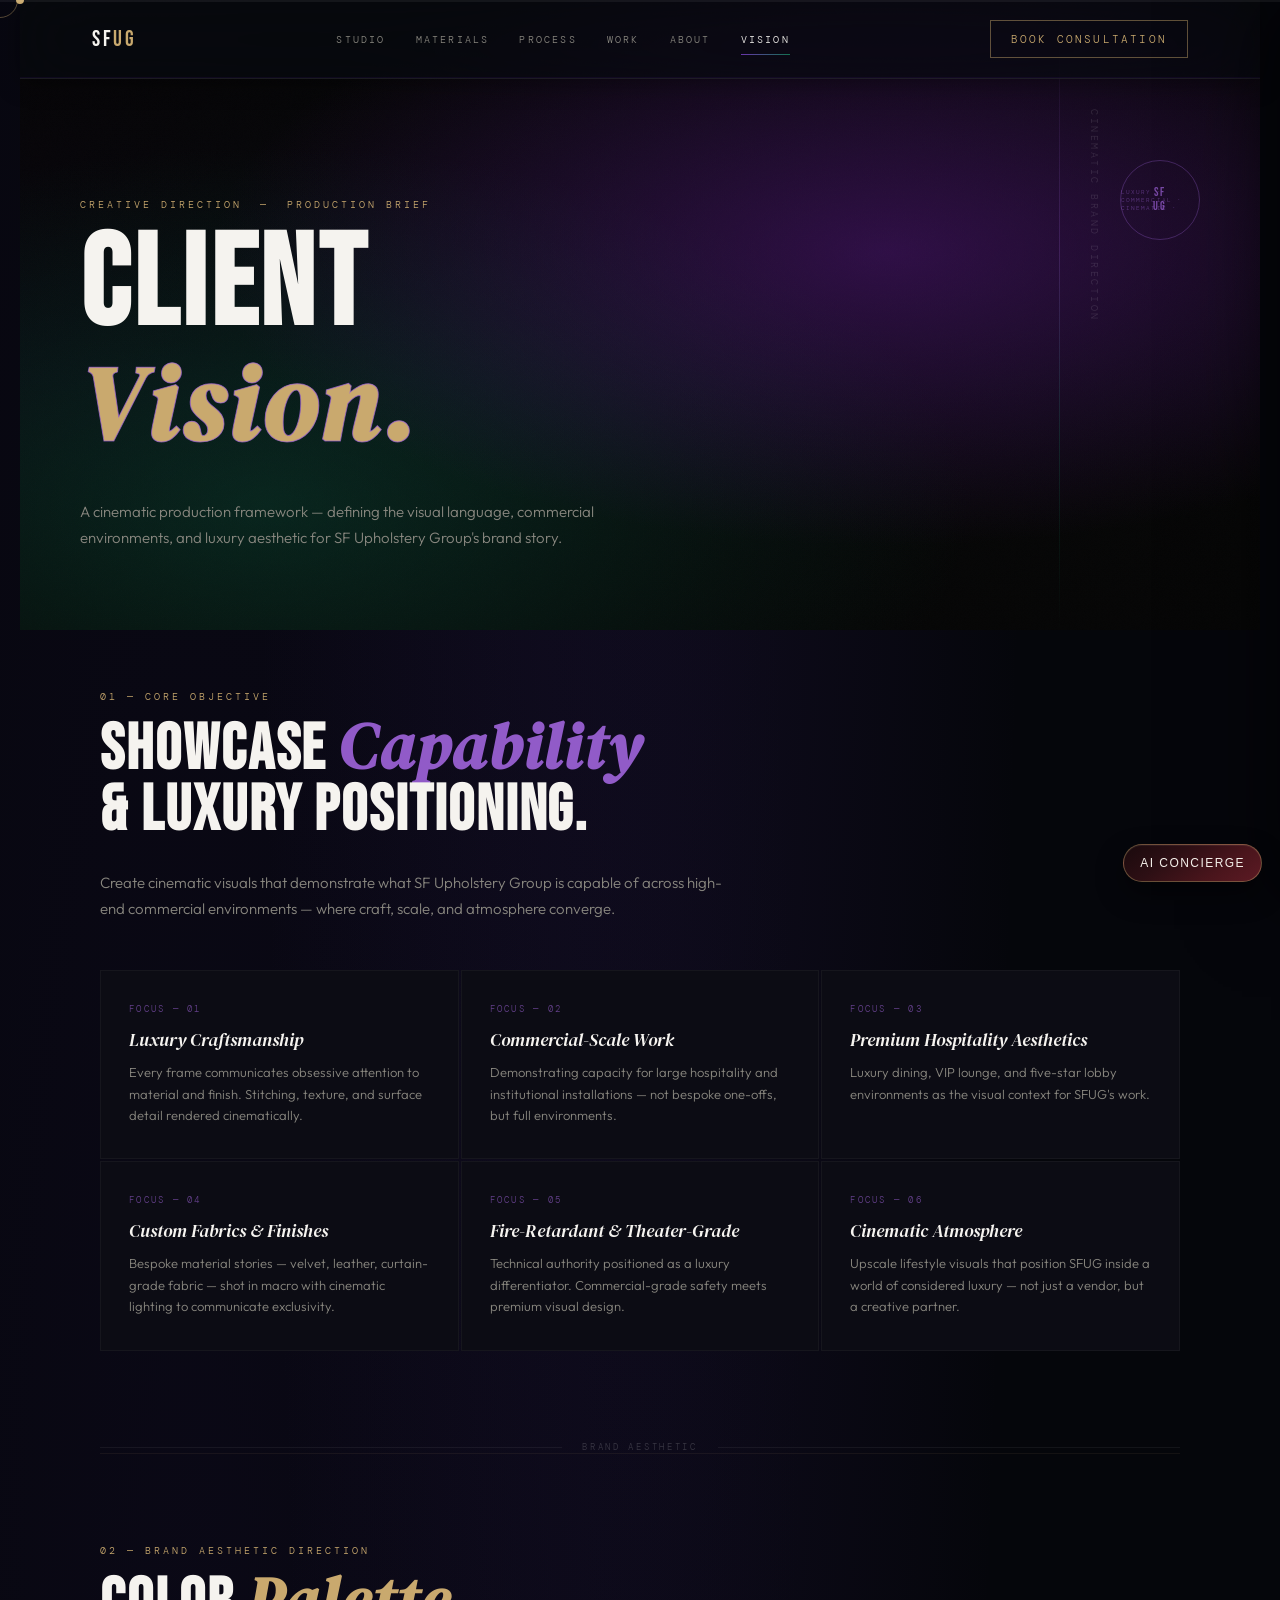
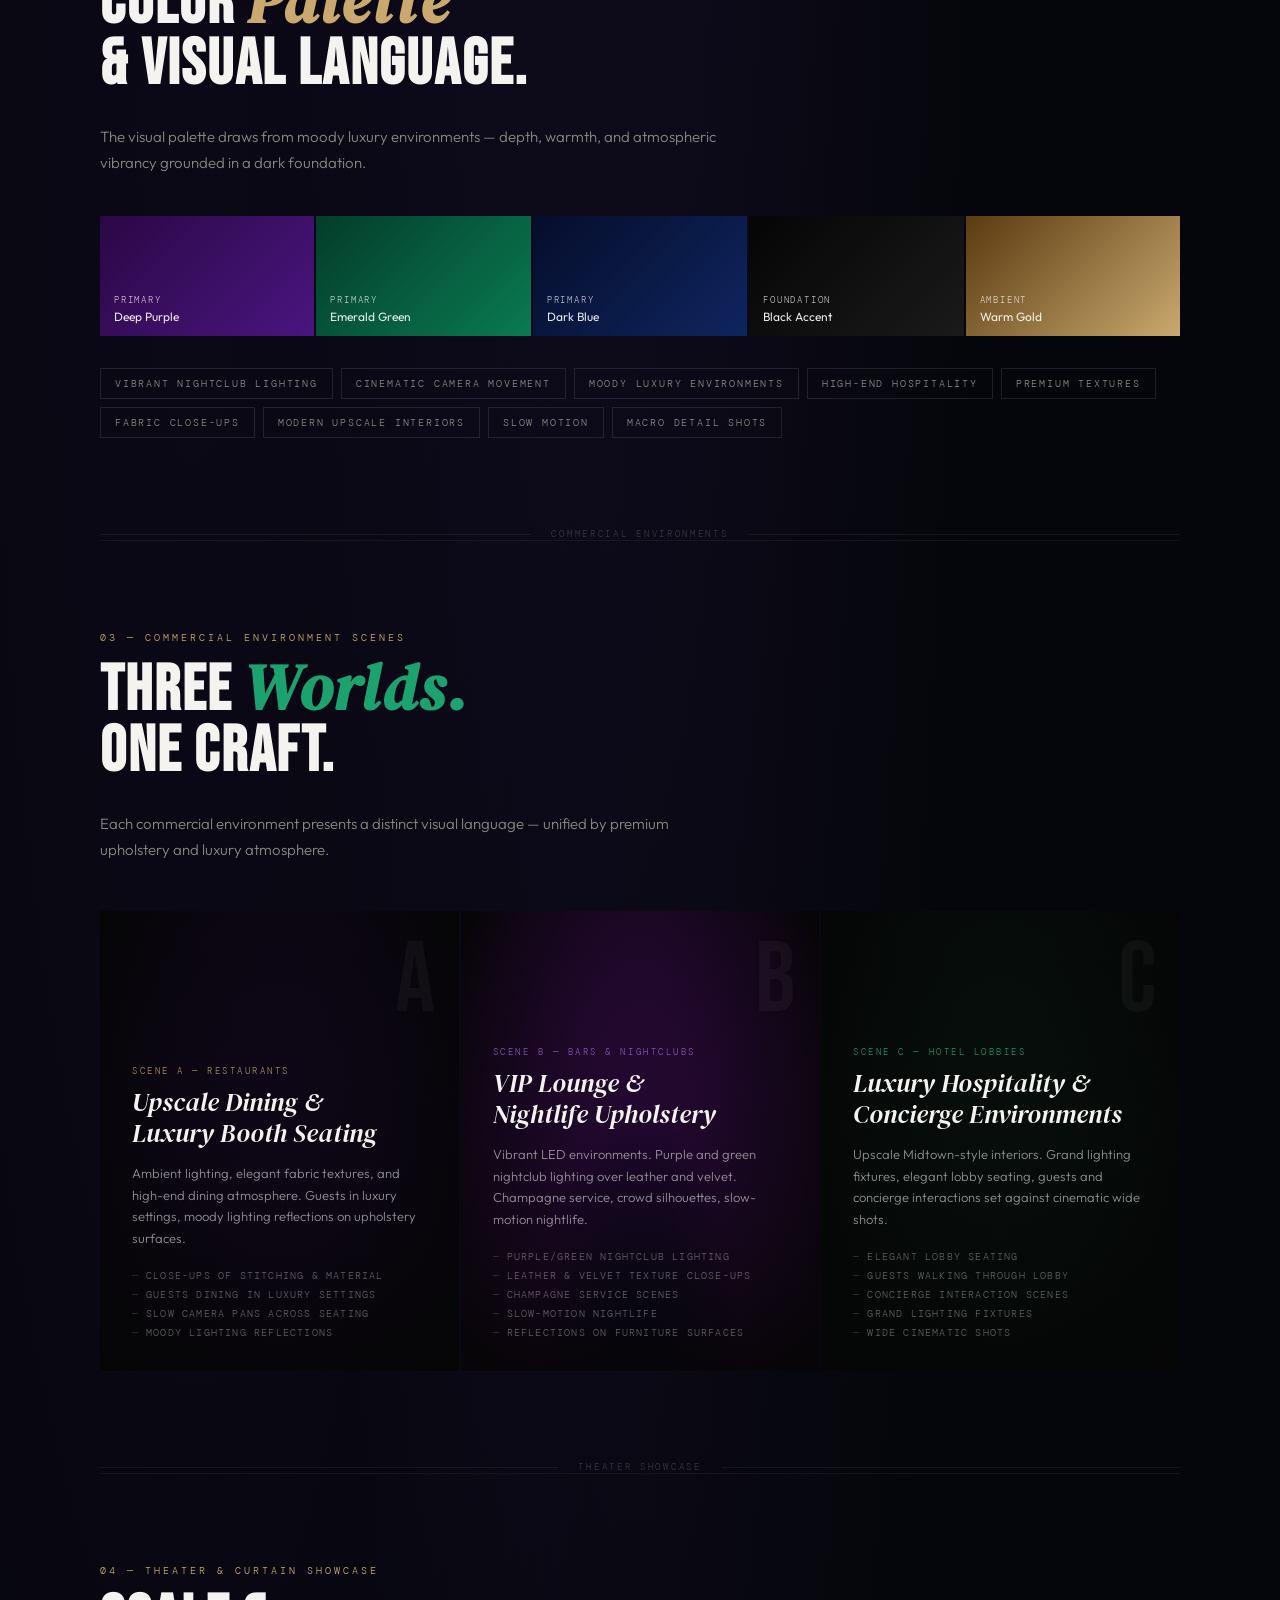
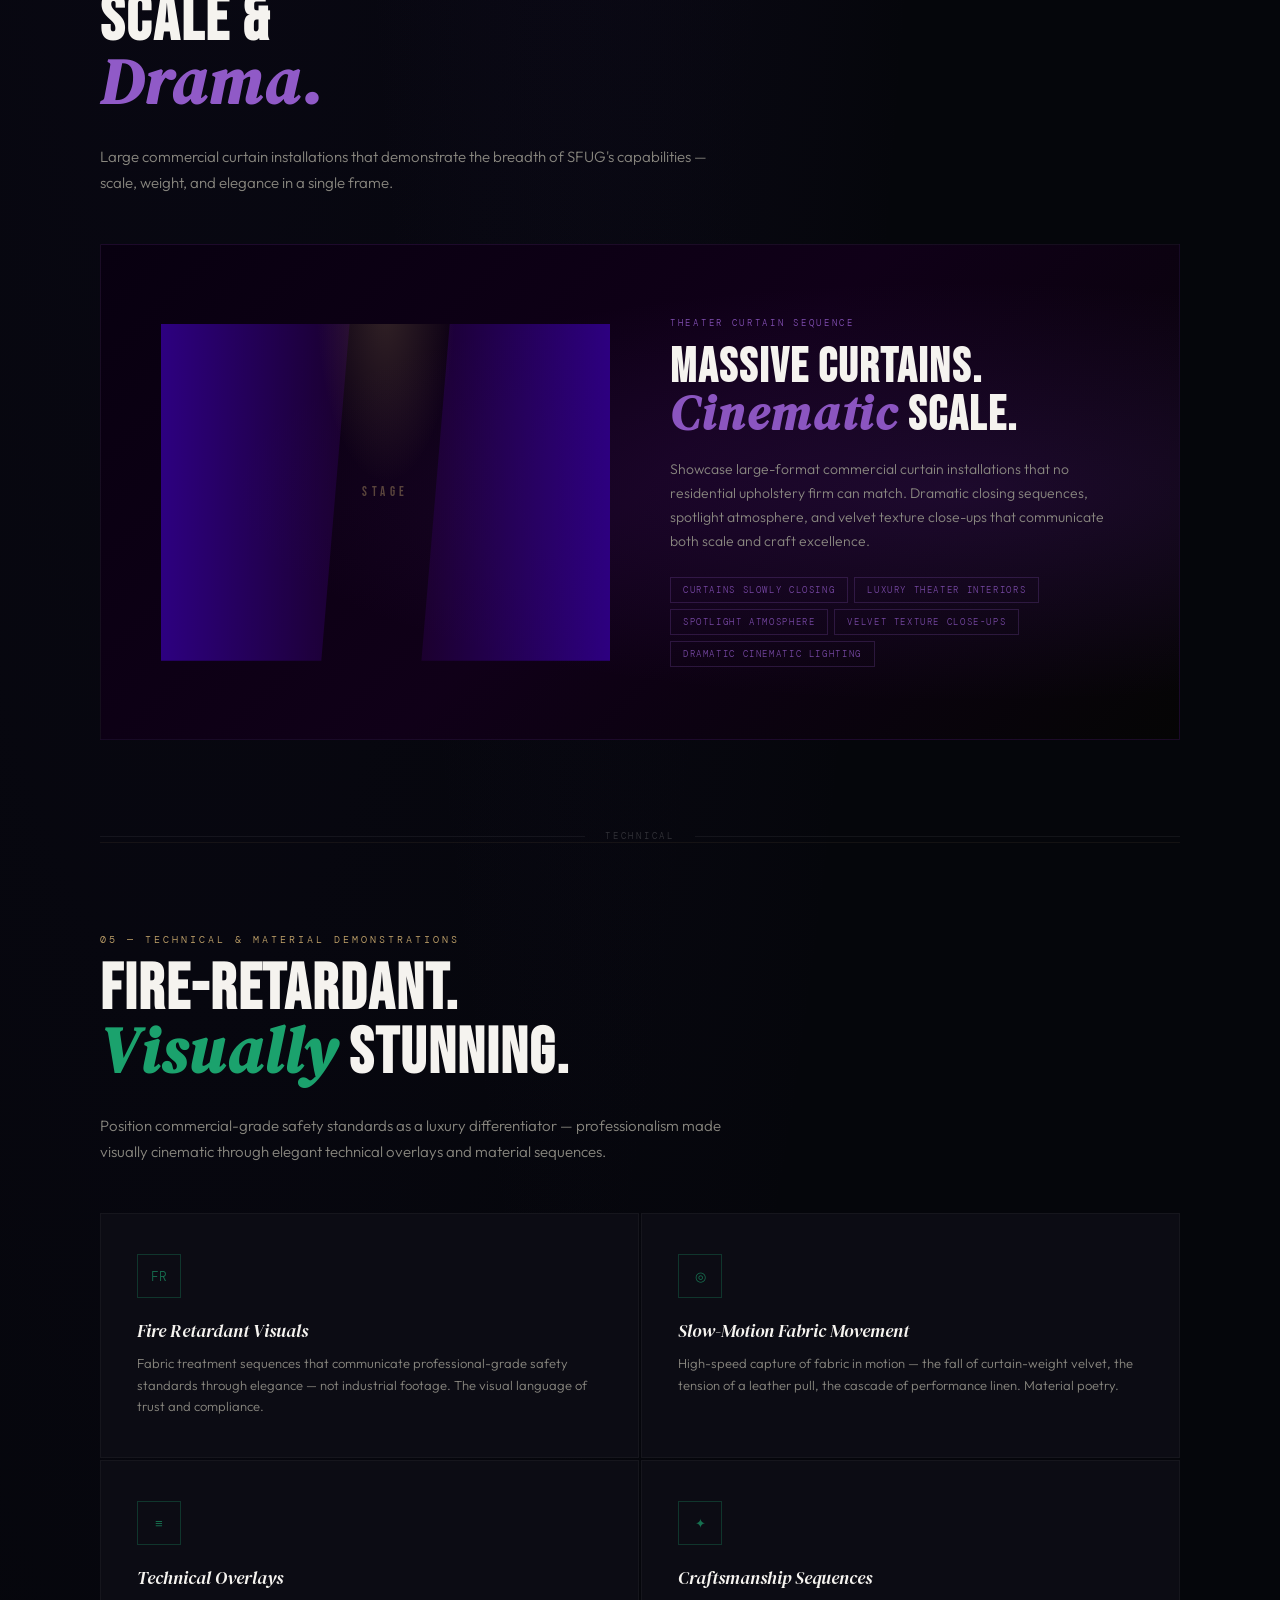
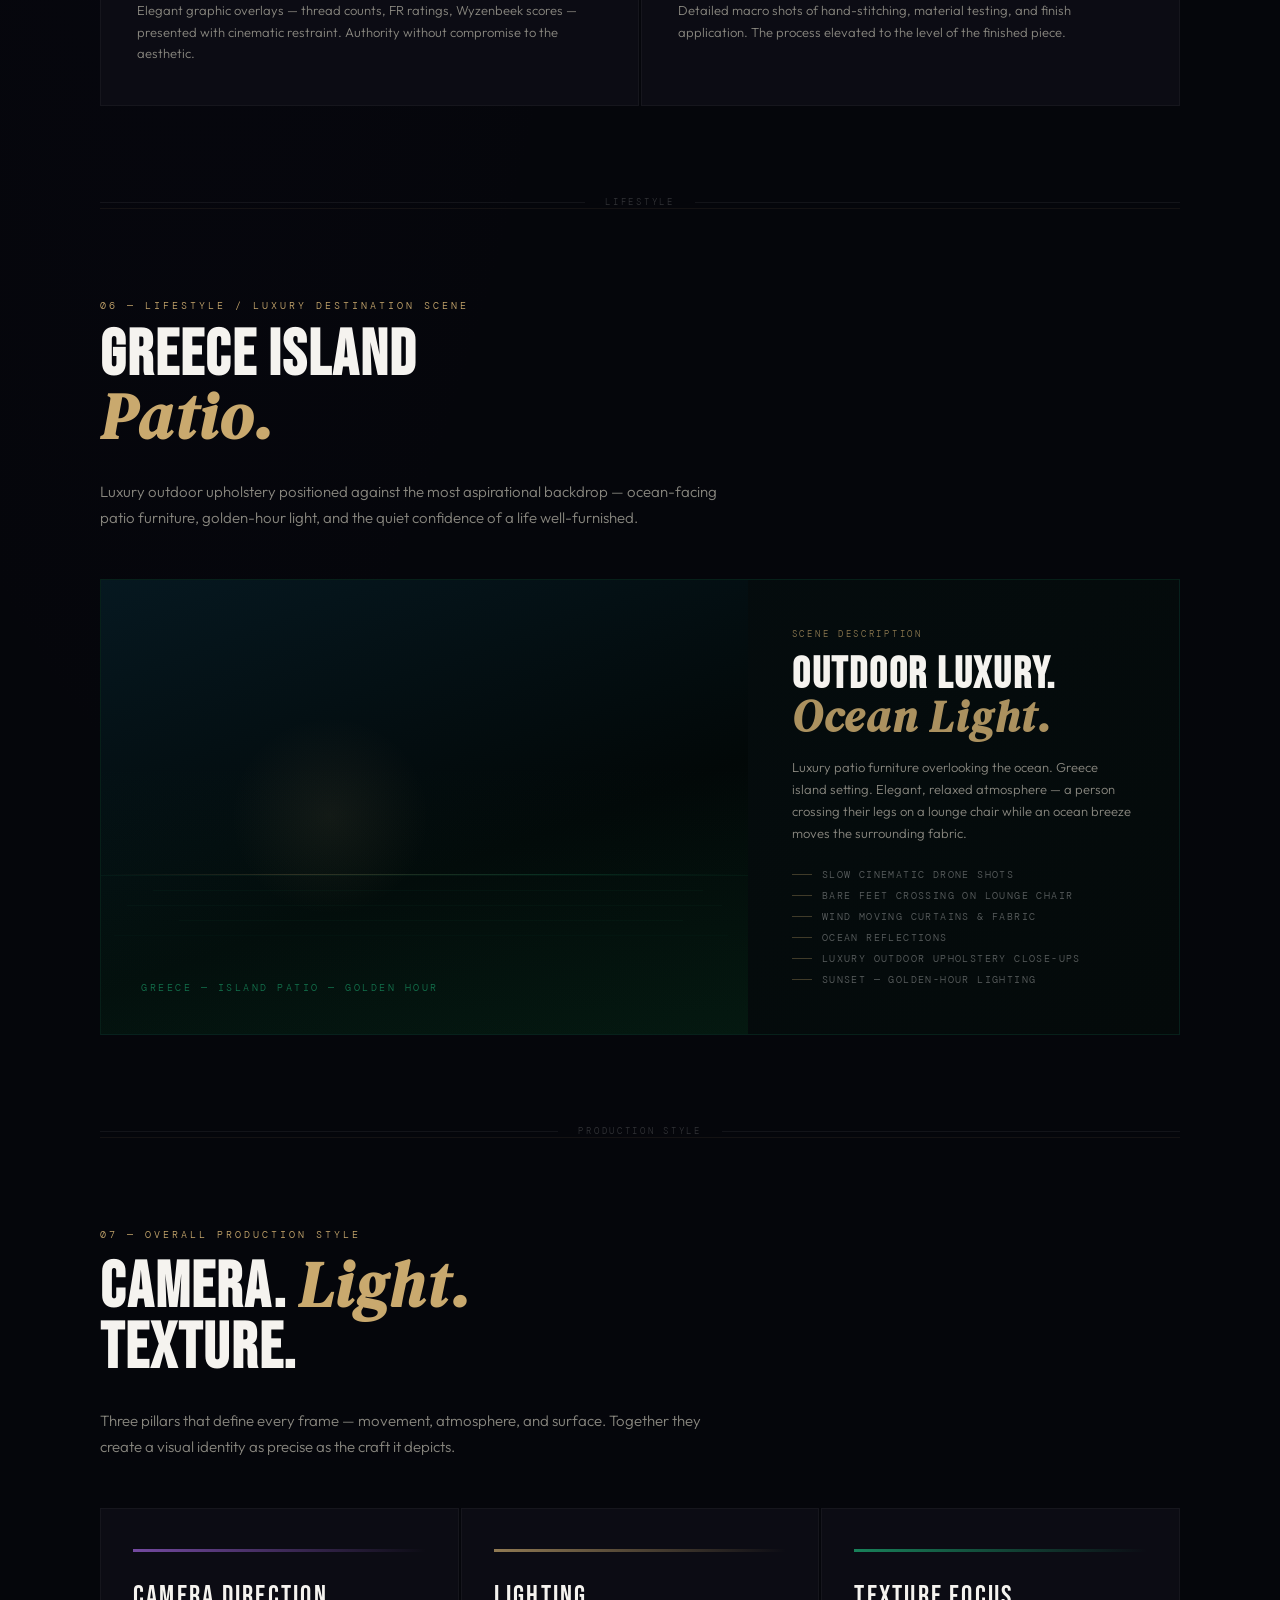
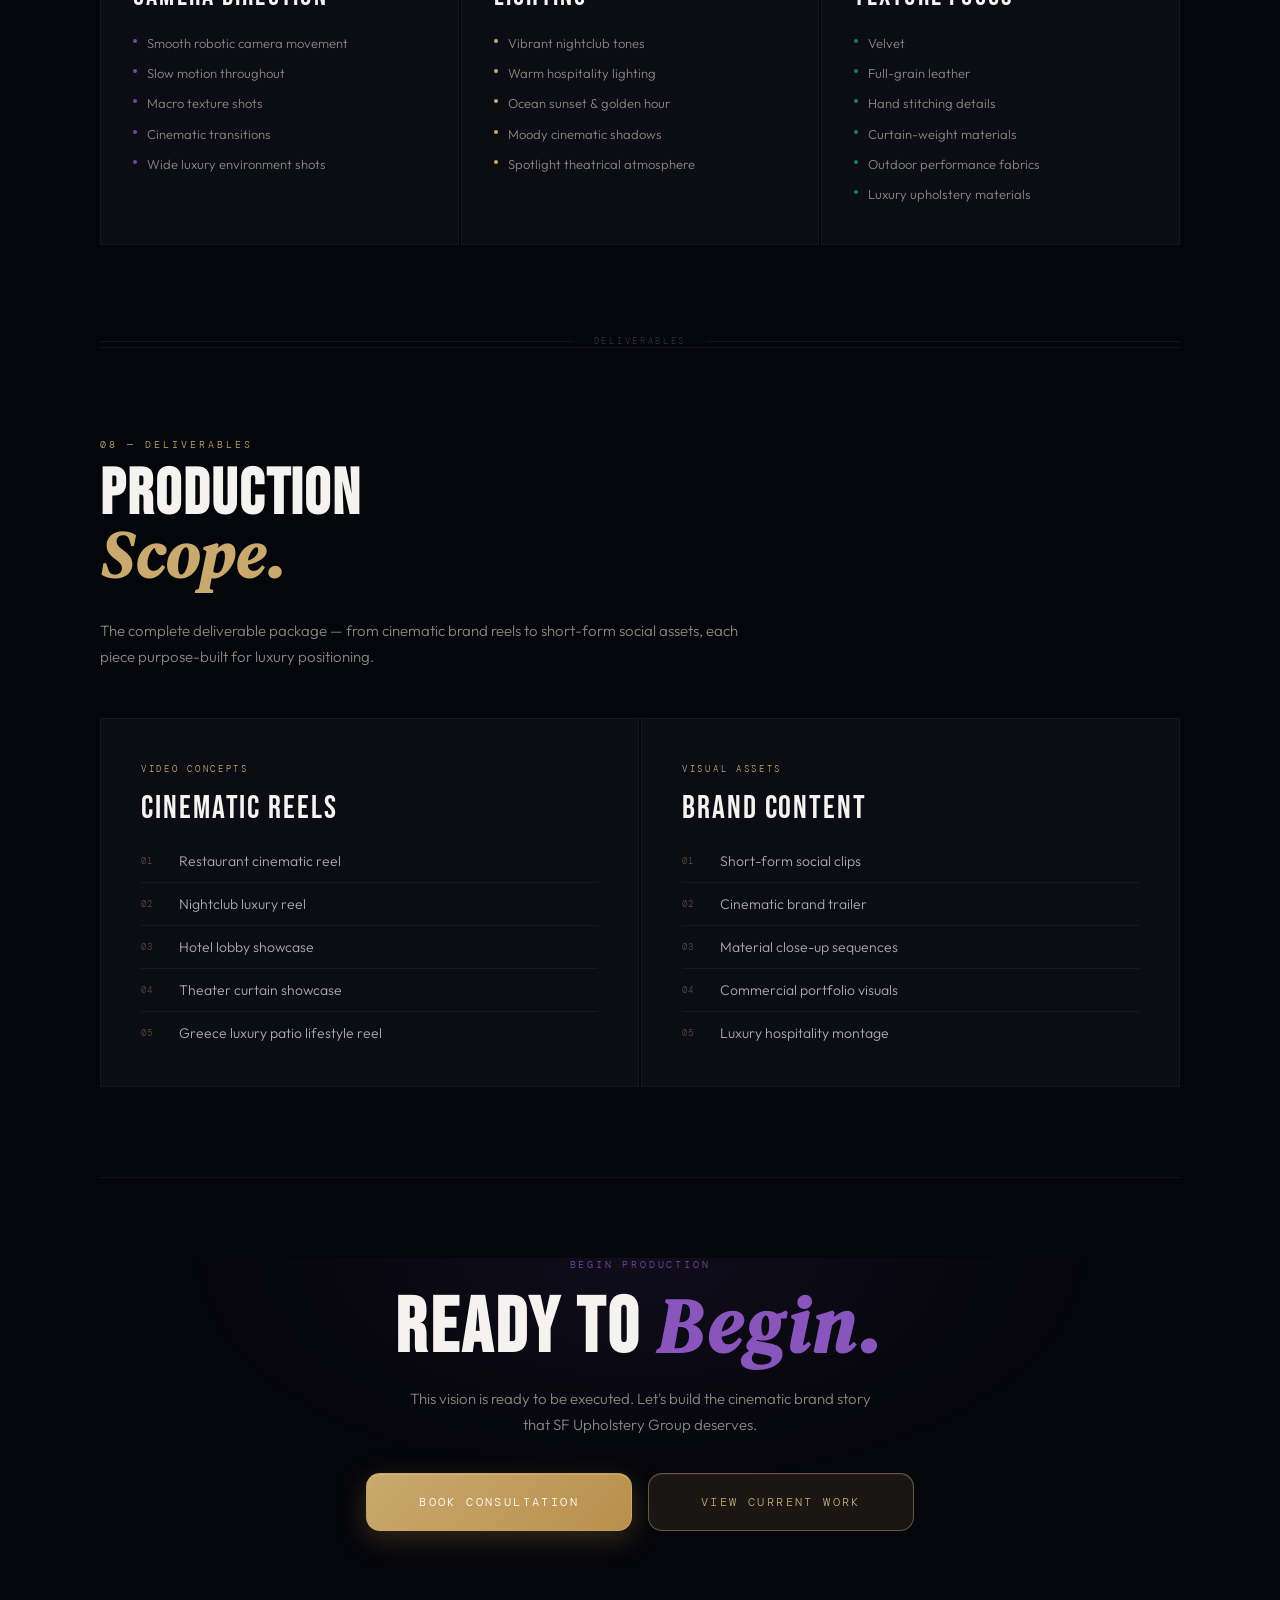
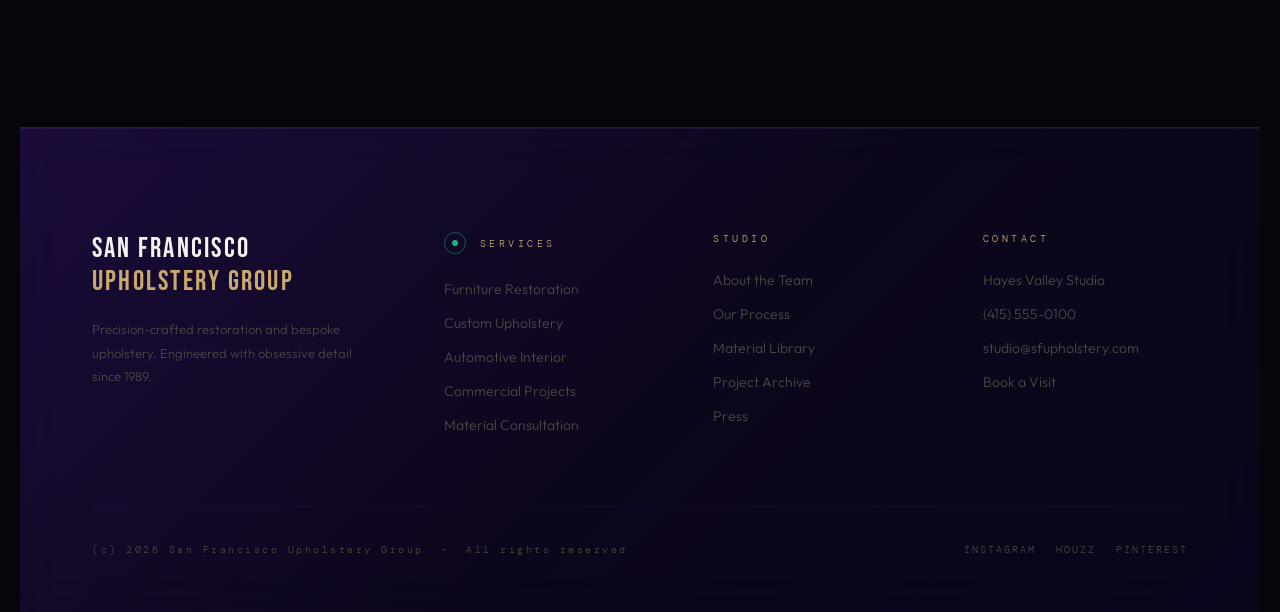
<file: vision.html>
<!DOCTYPE html>
<html lang="en">
<head>
<meta charset="UTF-8">
<meta name="viewport" content="width=device-width, initial-scale=1.0">
<title>Client Vision — Cinematic Brand Direction | San Francisco Upholstery Group</title>
<meta name="description" content="A cinematic production brief for SF Upholstery Group — luxury positioning, commercial environment scenes, brand aesthetic, and deliverables.">
<link rel="preconnect" href="https://fonts.googleapis.com">
<link href="https://fonts.googleapis.com/css2?family=Bebas+Neue&family=DM+Serif+Display:ital@0;1&family=DM+Mono:wght@300;400&family=Outfit:wght@200;300;400;500&display=swap" rel="stylesheet">
<link rel="stylesheet" href="css/main.css">
<link rel="stylesheet" href="css/avatar-widget.css">
<link rel="stylesheet" href="css/vision-theme.css">
<link rel="stylesheet" href="css/bento-glass.css">
<link rel="stylesheet" href="css/spacing-fix.css">
<style>
  /* VISION PAGE — BESPOKE STYLES */

  /* Cinematic hero overlay */
  .vision-hero {
    position: relative;
    min-height: 70vh;
    display: flex;
    flex-direction: column;
    align-items: flex-start;
    justify-content: flex-end;
    padding: 160px 60px 80px;
    overflow: hidden;
  }
  .vision-hero::before {
    content: '';
    position: absolute;
    inset: 0;
    background: radial-gradient(ellipse at 70% 40%, rgba(80,20,120,0.55) 0%, transparent 55%),
                radial-gradient(ellipse at 20% 80%, rgba(10,80,60,0.4) 0%, transparent 50%),
                linear-gradient(180deg, #050505 0%, rgba(5,5,5,0.4) 60%, #050505 100%);
    z-index: 1;
  }
  .vision-hero .hero-bg {
    position: absolute; inset: 0;
    background: linear-gradient(135deg, #0a0014 0%, #060d10 40%, #050505 100%);
    z-index: 0;
  }
  .vision-hero .hero-noise {
    position: absolute; inset: 0; z-index: 2;
    background-image: url("data:image/svg+xml,%3Csvg viewBox='0 0 256 256' xmlns='http://www.w3.org/2000/svg'%3E%3Cfilter id='noise'%3E%3CfeTurbulence type='fractalNoise' baseFrequency='0.9' numOctaves='4' stitchTiles='stitch'/%3E%3C/filter%3E%3Crect width='100%25' height='100%25' filter='url(%23noise)' opacity='0.035'/%3E%3C/svg%3E");
    background-repeat: repeat;
    background-size: 200px 200px;
    pointer-events: none;
    opacity: 0.4;
  }
  .vision-hero-content { position: relative; z-index: 3; }
  .vision-hero .hero-tag {
    font-family: 'DM Mono', monospace;
    font-size: 10px;
    letter-spacing: 0.3em;
    text-transform: uppercase;
    color: rgba(160,100,220,0.85);
    margin-bottom: 18px;
  }
  .vision-hero .hero-h1 {
    font-family: 'Bebas Neue', sans-serif;
    font-size: clamp(60px, 10vw, 140px);
    line-height: 0.9;
    letter-spacing: 0.03em;
    color: var(--warm-white);
    margin-bottom: 24px;
  }
  .vision-hero .hero-h1 em {
    font-family: 'DM Serif Display', serif;
    font-style: italic;
    color: transparent;
    -webkit-text-stroke: 1px rgba(160,100,220,0.7);
  }
  .vision-hero .hero-sub {
    font-size: 15px;
    font-weight: 300;
    line-height: 1.7;
    color: var(--soft-gray);
    max-width: 520px;
    margin-bottom: 0;
  }
  .vision-hero-year {
    position: absolute;
    top: 50%;
    right: 60px;
    font-family: 'DM Mono', monospace;
    font-size: 10px;
    letter-spacing: 0.25em;
    text-transform: uppercase;
    color: rgba(255,255,255,0.12);
    transform: rotate(90deg) translateX(-50%);
    z-index: 3;
  }
  .vision-hero-line {
    position: absolute;
    right: 200px;
    top: 0;
    bottom: 0;
    width: 1px;
    background: linear-gradient(180deg, transparent, rgba(160,100,220,0.2) 40%, rgba(20,140,100,0.2) 70%, transparent);
    z-index: 3;
  }
  .vision-hero-badge {
    position: absolute;
    top: 160px;
    right: 60px;
    display: flex;
    flex-direction: column;
    align-items: center;
    gap: 6px;
    z-index: 3;
  }
  .vision-hero-badge-ring {
    width: 80px; height: 80px;
    border-radius: 50%;
    border: 1px solid rgba(160,100,220,0.3);
    display: flex; align-items: center; justify-content: center;
    position: relative;
  }
  .vision-hero-badge-ring::before {
    content: 'LUXURY · COMMERCIAL · CINEMATIC ·';
    position: absolute;
    width: 100%; height: 100%;
    font-family: 'DM Mono', monospace;
    font-size: 6px;
    letter-spacing: 0.18em;
    color: rgba(160,100,220,0.5);
    top: 0; left: 0;
    display: flex; align-items: center; justify-content: center;
    animation: rotateText 18s linear infinite;
  }
  @keyframes rotateText {
    0% { transform: rotate(0deg); }
    100% { transform: rotate(360deg); }
  }
  .vision-hero-badge-inner {
    font-family: 'Bebas Neue', sans-serif;
    font-size: 12px;
    letter-spacing: 0.15em;
    color: rgba(160,100,220,0.7);
    text-align: center;
    line-height: 1.2;
  }

  /* VISION LAYOUT */
  .vision-wrap {
    max-width: 1200px;
    margin: 0 auto;
    padding: 0 60px 140px;
  }

  /* SECTION HEADER */
  .vision-section {
    padding: 90px 0;
    border-top: 1px solid rgba(201,169,110,0.08);
  }
  .vision-section:first-of-type {
    border-top: none;
    padding-top: 60px;
  }
  .vision-section-num {
    font-family: 'DM Mono', monospace;
    font-size: 10px;
    letter-spacing: 0.3em;
    text-transform: uppercase;
    color: var(--gold);
    display: block;
    margin-bottom: 14px;
  }
  .vision-section-h2 {
    font-family: 'Bebas Neue', sans-serif;
    font-size: clamp(36px, 5vw, 68px);
    line-height: 0.95;
    letter-spacing: 0.03em;
    color: var(--warm-white);
    margin-bottom: 28px;
  }
  .vision-section-h2 em {
    font-family: 'DM Serif Display', serif;
    font-style: italic;
    color: var(--gold);
  }
  .vision-section-h2.purple em { color: rgba(160,100,220,0.9); }
  .vision-section-h2.emerald em { color: rgba(30,180,120,0.9); }
  .vision-section-h2.blue em { color: rgba(60,140,220,0.9); }
  .vision-prose {
    font-size: 15px;
    font-weight: 300;
    line-height: 1.75;
    color: var(--soft-gray);
    max-width: 640px;
    margin-bottom: 0;
  }

  /* OBJECTIVE CARDS */
  .objective-grid {
    display: grid;
    grid-template-columns: repeat(3, 1fr);
    gap: 2px;
    margin-top: 48px;
  }
  .objective-card {
    background: var(--graphite);
    padding: 32px 28px;
    border: 1px solid rgba(255,255,255,0.04);
    position: relative;
    overflow: hidden;
    transition: background 0.3s var(--ease), border-color 0.3s var(--ease);
  }
  .objective-card:hover {
    background: #120020;
    border-color: rgba(160,100,220,0.2);
  }
  .objective-card::before {
    content: '';
    position: absolute;
    top: 0; left: 0; right: 0;
    height: 2px;
    background: linear-gradient(90deg, rgba(160,100,220,0.6), transparent);
    opacity: 0;
    transition: opacity 0.3s var(--ease);
  }
  .objective-card:hover::before { opacity: 1; }
  .objective-card-num {
    font-family: 'DM Mono', monospace;
    font-size: 9px;
    letter-spacing: 0.25em;
    color: rgba(160,100,220,0.6);
    text-transform: uppercase;
    display: block;
    margin-bottom: 12px;
  }
  .objective-card-title {
    font-family: 'DM Serif Display', serif;
    font-size: 18px;
    font-style: italic;
    color: var(--warm-white);
    margin-bottom: 10px;
  }
  .objective-card-body {
    font-size: 13px;
    font-weight: 300;
    line-height: 1.65;
    color: var(--soft-gray);
  }

  /* AESTHETIC PALETTE */
  .palette-row {
    display: flex;
    gap: 2px;
    margin-top: 40px;
    margin-bottom: 32px;
  }
  .palette-swatch {
    flex: 1;
    height: 120px;
    display: flex;
    flex-direction: column;
    justify-content: flex-end;
    padding: 12px 14px;
    position: relative;
    overflow: hidden;
    cursor: default;
    transition: flex 0.4s var(--ease);
  }
  .palette-swatch:hover { flex: 1.6; }
  .swatch-label {
    font-family: 'DM Mono', monospace;
    font-size: 9px;
    letter-spacing: 0.2em;
    text-transform: uppercase;
    color: rgba(255,255,255,0.7);
    position: relative; z-index: 1;
  }
  .swatch-name {
    font-size: 12px;
    font-weight: 400;
    color: rgba(255,255,255,0.9);
    position: relative; z-index: 1;
    margin-top: 3px;
  }
  .swatch-purple { background: linear-gradient(135deg, #2a0845 0%, #4a1580 100%); }
  .swatch-emerald { background: linear-gradient(135deg, #033d2a 0%, #0a7a52 100%); }
  .swatch-navy { background: linear-gradient(135deg, #050d2a 0%, #0f2560 100%); }
  .swatch-black { background: linear-gradient(135deg, #050505 0%, #1a1a1a 100%); }
  .swatch-gold { background: linear-gradient(135deg, #5a3a10 0%, #c9a96e 100%); }

  .style-tags {
    display: flex;
    flex-wrap: wrap;
    gap: 8px;
    margin-top: 28px;
  }
  .style-tag {
    font-family: 'DM Mono', monospace;
    font-size: 10px;
    letter-spacing: 0.18em;
    text-transform: uppercase;
    color: var(--soft-gray);
    border: 1px solid rgba(255,255,255,0.1);
    padding: 8px 14px;
    transition: all 0.25s var(--ease);
  }
  .style-tag:hover {
    border-color: rgba(160,100,220,0.4);
    color: rgba(160,100,220,0.85);
    background: rgba(160,100,220,0.05);
  }
  .style-tag.emerald:hover {
    border-color: rgba(30,180,120,0.4);
    color: rgba(30,180,120,0.85);
    background: rgba(30,180,120,0.05);
  }
  .style-tag.gold:hover {
    border-color: rgba(201,169,110,0.5);
    color: var(--gold);
    background: rgba(201,169,110,0.05);
  }

  /* ENVIRONMENT CARDS */
  .env-grid {
    display: grid;
    grid-template-columns: repeat(3, 1fr);
    gap: 2px;
    margin-top: 48px;
  }
  .env-card {
    position: relative;
    min-height: 460px;
    display: flex;
    flex-direction: column;
    justify-content: flex-end;
    padding: 32px;
    overflow: hidden;
    cursor: default;
  }
  .env-card::before {
    content: '';
    position: absolute; inset: 0;
    z-index: 0;
    transition: transform 0.6s var(--ease);
  }
  .env-card:hover::before { transform: scale(1.04); }
  .env-card::after {
    content: '';
    position: absolute; inset: 0;
    background: linear-gradient(0deg, rgba(5,5,5,0.92) 0%, rgba(5,5,5,0.3) 60%, transparent 100%);
    z-index: 1;
  }
  .env-restaurant::before { background: radial-gradient(ellipse at center bottom, #1a0830 0%, #050505 100%); }
  .env-bar::before { background: radial-gradient(ellipse at center bottom, #0a0a30 0%, rgba(60,10,80,0.8) 40%, #050505 100%); }
  .env-hotel::before { background: radial-gradient(ellipse at center bottom, #081a14 0%, #050505 100%); }
  .env-card-body { position: relative; z-index: 2; }
  .env-card-letter {
    font-family: 'Bebas Neue', sans-serif;
    font-size: 100px;
    line-height: 1;
    color: rgba(255,255,255,0.04);
    position: absolute;
    top: 20px; right: 24px;
    z-index: 2;
    letter-spacing: 0;
  }
  .env-card-tag {
    font-family: 'DM Mono', monospace;
    font-size: 9px;
    letter-spacing: 0.28em;
    text-transform: uppercase;
    margin-bottom: 10px;
    display: block;
  }
  .env-restaurant .env-card-tag { color: rgba(201,169,110,0.8); }
  .env-bar .env-card-tag { color: rgba(160,100,220,0.8); }
  .env-hotel .env-card-tag { color: rgba(30,180,120,0.8); }
  .env-card-title {
    font-family: 'DM Serif Display', serif;
    font-size: 26px;
    font-style: italic;
    color: var(--warm-white);
    margin-bottom: 14px;
    line-height: 1.2;
  }
  .env-card-desc {
    font-size: 13px;
    font-weight: 300;
    line-height: 1.65;
    color: rgba(255,255,255,0.55);
    margin-bottom: 20px;
  }
  .env-shot-list {
    list-style: none;
    display: flex;
    flex-direction: column;
    gap: 6px;
  }
  .env-shot-list li {
    font-family: 'DM Mono', monospace;
    font-size: 10px;
    letter-spacing: 0.12em;
    color: rgba(255,255,255,0.35);
    padding-left: 14px;
    position: relative;
    text-transform: uppercase;
  }
  .env-shot-list li::before {
    content: '—';
    position: absolute;
    left: 0;
    color: rgba(255,255,255,0.18);
  }

  /* THEATER SECTION */
  .theater-block {
    margin-top: 48px;
    position: relative;
    background: linear-gradient(135deg, #080010 0%, #100018 50%, #050505 100%);
    border: 1px solid rgba(160,100,220,0.1);
    overflow: hidden;
    padding: 72px 60px;
    display: grid;
    grid-template-columns: 1fr 1fr;
    gap: 60px;
    align-items: center;
  }
  .theater-block::before {
    content: '';
    position: absolute;
    inset: 0;
    background: radial-gradient(ellipse at 80% 50%, rgba(100,40,160,0.2) 0%, transparent 60%);
  }
  .theater-visual {
    position: relative;
    aspect-ratio: 4/3;
    display: flex;
    align-items: center;
    justify-content: center;
    overflow: hidden;
  }
  .theater-curtain-left,
  .theater-curtain-right {
    position: absolute;
    top: 0;
    width: 42%;
    height: 100%;
    background: linear-gradient(90deg, #1a0050 0%, #2d0080 40%, rgba(45,0,80,0.6) 100%);
  }
  .theater-curtain-left {
    left: 0;
    background: linear-gradient(90deg, #2d0080 0%, rgba(45,0,80,0.4) 100%);
    clip-path: polygon(0 0, 100% 0, 85% 100%, 0 100%);
  }
  .theater-curtain-right {
    right: 0;
    background: linear-gradient(270deg, #2d0080 0%, rgba(45,0,80,0.4) 100%);
    clip-path: polygon(15% 0, 100% 0, 100% 100%, 0 100%);
  }
  .theater-spotlight {
    position: absolute;
    top: -20px;
    left: 50%;
    transform: translateX(-50%);
    width: 140px; height: 180px;
    background: radial-gradient(ellipse at 50% 0%, rgba(201,169,110,0.2) 0%, transparent 70%);
    z-index: 2;
  }
  .theater-stage-label {
    font-family: 'Bebas Neue', sans-serif;
    font-size: 13px;
    letter-spacing: 0.35em;
    color: rgba(201,169,110,0.4);
    position: relative;
    z-index: 3;
  }
  .theater-info { position: relative; z-index: 1; }
  .theater-tag {
    font-family: 'DM Mono', monospace;
    font-size: 9px;
    letter-spacing: 0.3em;
    text-transform: uppercase;
    color: rgba(160,100,220,0.8);
    display: block;
    margin-bottom: 16px;
  }
  .theater-h3 {
    font-family: 'Bebas Neue', sans-serif;
    font-size: 48px;
    line-height: 0.95;
    letter-spacing: 0.04em;
    color: var(--warm-white);
    margin-bottom: 20px;
  }
  .theater-h3 em {
    font-family: 'DM Serif Display', serif;
    font-style: italic;
    color: rgba(160,100,220,0.85);
  }
  .theater-body {
    font-size: 14px;
    font-weight: 300;
    line-height: 1.7;
    color: var(--soft-gray);
    margin-bottom: 24px;
  }
  .shot-pills {
    display: flex;
    flex-wrap: wrap;
    gap: 6px;
  }
  .shot-pill {
    font-family: 'DM Mono', monospace;
    font-size: 9px;
    letter-spacing: 0.18em;
    text-transform: uppercase;
    color: rgba(160,100,220,0.7);
    border: 1px solid rgba(160,100,220,0.2);
    padding: 6px 12px;
  }

  /* TECHNICAL SECTION */
  .tech-grid {
    display: grid;
    grid-template-columns: 1fr 1fr;
    gap: 2px;
    margin-top: 48px;
  }
  .tech-cell {
    background: var(--graphite);
    padding: 40px 36px;
    border: 1px solid rgba(255,255,255,0.04);
    position: relative;
    overflow: hidden;
    transition: background 0.3s var(--ease);
  }
  .tech-cell:hover { background: #0a0018; }
  .tech-cell::before {
    content: '';
    position: absolute;
    bottom: 0; left: 0; right: 0;
    height: 2px;
    background: linear-gradient(90deg, rgba(30,180,120,0.6), transparent);
    opacity: 0;
    transition: opacity 0.3s var(--ease);
  }
  .tech-cell:hover::before { opacity: 1; }
  .tech-icon {
    width: 44px; height: 44px;
    border: 1px solid rgba(30,180,120,0.25);
    display: flex; align-items: center; justify-content: center;
    margin-bottom: 20px;
    font-family: 'DM Mono', monospace;
    font-size: 13px;
    color: rgba(30,180,120,0.6);
  }
  .tech-title {
    font-family: 'DM Serif Display', serif;
    font-size: 18px;
    font-style: italic;
    color: var(--warm-white);
    margin-bottom: 10px;
  }
  .tech-body {
    font-size: 13px;
    font-weight: 300;
    line-height: 1.65;
    color: var(--soft-gray);
  }

  /* GREECE SECTION */
  .greece-block {
    margin-top: 48px;
    background: linear-gradient(135deg, #050d10 0%, #040a0a 100%);
    border: 1px solid rgba(30,180,120,0.12);
    display: grid;
    grid-template-columns: 1.2fr 0.8fr;
    overflow: hidden;
  }
  .greece-visual {
    position: relative;
    min-height: 440px;
    background: linear-gradient(160deg, #061820 0%, #020808 60%, #030f0a 100%);
    display: flex;
    align-items: flex-end;
    padding: 40px;
    overflow: hidden;
  }
  .greece-visual::before {
    content: '';
    position: absolute;
    bottom: 0; left: 0; right: 0;
    height: 60%;
    background: linear-gradient(0deg, rgba(30,180,120,0.06) 0%, transparent 100%);
  }
  .greece-visual::after {
    content: '';
    position: absolute;
    top: 30%; left: 20%;
    width: 200px; height: 200px;
    background: radial-gradient(ellipse, rgba(201,169,110,0.08) 0%, transparent 70%);
    border-radius: 50%;
  }
  .greece-horizon {
    position: absolute;
    bottom: 35%;
    left: 0; right: 0;
    height: 1px;
    background: linear-gradient(90deg, transparent, rgba(201,169,110,0.2) 30%, rgba(30,180,120,0.2) 70%, transparent);
  }
  .greece-water-lines {
    position: absolute;
    bottom: 0; left: 0; right: 0;
    height: 35%;
    overflow: hidden;
  }
  .water-line {
    height: 1px;
    background: rgba(30,180,120,0.06);
    margin-bottom: 14px;
    animation: waterMove 4s ease-in-out infinite;
  }
  .water-line:nth-child(2) { animation-delay: 0.6s; opacity: 0.7; width: 85%; margin-left: 8%; }
  .water-line:nth-child(3) { animation-delay: 1.2s; opacity: 0.5; width: 92%; margin-left: 4%; }
  .water-line:nth-child(4) { animation-delay: 1.8s; opacity: 0.6; width: 78%; margin-left: 12%; }
  .water-line:nth-child(5) { animation-delay: 2.4s; opacity: 0.4; width: 95%; margin-left: 2%; }
  @keyframes waterMove {
    0%, 100% { transform: scaleX(1) translateX(0); }
    50% { transform: scaleX(0.96) translateX(8px); }
  }
  .greece-scene-label {
    position: relative; z-index: 2;
    font-family: 'DM Mono', monospace;
    font-size: 10px;
    letter-spacing: 0.25em;
    text-transform: uppercase;
    color: rgba(30,180,120,0.6);
  }
  .greece-info { padding: 48px 44px; display: flex; flex-direction: column; justify-content: center; }
  .greece-tag {
    font-family: 'DM Mono', monospace;
    font-size: 9px;
    letter-spacing: 0.3em;
    text-transform: uppercase;
    color: rgba(201,169,110,0.7);
    display: block;
    margin-bottom: 14px;
  }
  .greece-h3 {
    font-family: 'Bebas Neue', sans-serif;
    font-size: 44px;
    line-height: 0.95;
    letter-spacing: 0.04em;
    color: var(--warm-white);
    margin-bottom: 16px;
  }
  .greece-h3 em {
    font-family: 'DM Serif Display', serif;
    font-style: italic;
    color: rgba(201,169,110,0.85);
  }
  .greece-body {
    font-size: 13px;
    font-weight: 300;
    line-height: 1.7;
    color: var(--soft-gray);
    margin-bottom: 24px;
  }
  .greece-shots {
    display: flex;
    flex-direction: column;
    gap: 8px;
  }
  .greece-shot {
    display: flex;
    align-items: center;
    gap: 10px;
    font-family: 'DM Mono', monospace;
    font-size: 10px;
    letter-spacing: 0.14em;
    text-transform: uppercase;
    color: rgba(255,255,255,0.35);
  }
  .greece-shot::before {
    content: '';
    width: 20px; height: 1px;
    background: rgba(201,169,110,0.3);
    flex-shrink: 0;
  }

  /* PRODUCTION STYLE */
  .production-cols {
    display: grid;
    grid-template-columns: repeat(3, 1fr);
    gap: 2px;
    margin-top: 48px;
  }
  .production-col {
    background: var(--graphite);
    padding: 40px 32px;
    border: 1px solid rgba(255,255,255,0.04);
    position: relative;
    transition: background 0.3s var(--ease);
  }
  .production-col:hover { background: #0d0012; }
  .production-col-accent {
    width: 100%;
    height: 3px;
    margin-bottom: 28px;
  }
  .production-col:nth-child(1) .production-col-accent {
    background: linear-gradient(90deg, rgba(160,100,220,0.7) 0%, transparent 100%);
  }
  .production-col:nth-child(2) .production-col-accent {
    background: linear-gradient(90deg, rgba(201,169,110,0.7) 0%, transparent 100%);
  }
  .production-col:nth-child(3) .production-col-accent {
    background: linear-gradient(90deg, rgba(30,180,120,0.7) 0%, transparent 100%);
  }
  .production-col-title {
    font-family: 'Bebas Neue', sans-serif;
    font-size: 28px;
    letter-spacing: 0.08em;
    color: var(--warm-white);
    margin-bottom: 20px;
  }
  .production-list {
    list-style: none;
    display: flex;
    flex-direction: column;
    gap: 10px;
  }
  .production-list li {
    display: flex;
    align-items: flex-start;
    gap: 10px;
    font-size: 13px;
    font-weight: 300;
    line-height: 1.55;
    color: var(--soft-gray);
  }
  .production-list li::before {
    content: '';
    width: 4px; height: 4px;
    border-radius: 50%;
    background: var(--gold);
    flex-shrink: 0;
    margin-top: 6px;
  }
  .production-col:nth-child(1) .production-list li::before { background: rgba(160,100,220,0.7); }
  .production-col:nth-child(2) .production-list li::before { background: var(--gold); }
  .production-col:nth-child(3) .production-list li::before { background: rgba(30,180,120,0.7); }

  /* DELIVERABLES */
  .deliverables-grid {
    display: grid;
    grid-template-columns: 1fr 1fr;
    gap: 2px;
    margin-top: 48px;
  }
  .deliverables-block {
    background: var(--graphite);
    padding: 44px 40px;
    border: 1px solid rgba(255,255,255,0.04);
  }
  .deliverables-block-tag {
    font-family: 'DM Mono', monospace;
    font-size: 9px;
    letter-spacing: 0.3em;
    text-transform: uppercase;
    color: var(--gold);
    display: block;
    margin-bottom: 14px;
  }
  .deliverables-block-title {
    font-family: 'Bebas Neue', sans-serif;
    font-size: 32px;
    letter-spacing: 0.06em;
    color: var(--warm-white);
    margin-bottom: 24px;
  }
  .deliverables-list {
    list-style: none;
    display: flex;
    flex-direction: column;
    gap: 12px;
  }
  .deliverables-list li {
    display: flex;
    align-items: center;
    gap: 14px;
    font-size: 14px;
    font-weight: 300;
    color: rgba(255,255,255,0.65);
    padding-bottom: 12px;
    border-bottom: 1px solid rgba(255,255,255,0.05);
  }
  .deliverables-list li:last-child { border-bottom: none; padding-bottom: 0; }
  .deliverables-num {
    font-family: 'DM Mono', monospace;
    font-size: 9px;
    letter-spacing: 0.15em;
    color: rgba(201,169,110,0.4);
    min-width: 24px;
  }

  /* EDITORIAL DIVIDER */
  .vision-divider {
    display: flex;
    align-items: center;
    gap: 20px;
    margin: 0;
    padding: 0;
  }
  .vision-divider .line {
    flex: 1;
    height: 1px;
    background: rgba(255,255,255,0.06);
  }
  .vision-divider .label {
    font-family: 'DM Mono', monospace;
    font-size: 9px;
    letter-spacing: 0.3em;
    text-transform: uppercase;
    color: rgba(255,255,255,0.18);
    white-space: nowrap;
  }

  /* RESPONSIVE */
  @media (max-width: 900px) {
    .vision-wrap { padding: 0 28px 100px; }
    .vision-hero { padding: 140px 28px 60px; }
    .objective-grid,
    .env-grid,
    .production-cols,
    .tech-grid { grid-template-columns: 1fr 1fr; }
    .deliverables-grid { grid-template-columns: 1fr; }
    .theater-block { grid-template-columns: 1fr; padding: 48px 28px; }
    .greece-block { grid-template-columns: 1fr; }
    .vision-hero-badge { display: none; }
    .vision-hero-line { display: none; }
  }
  @media (max-width: 600px) {
    .objective-grid,
    .env-grid,
    .production-cols,
    .tech-grid { grid-template-columns: 1fr; }
    .palette-row { flex-wrap: wrap; }
    .palette-swatch { min-width: calc(50% - 1px); }
  }
</style>
</head>
<body>

<div class="cursor" id="cursor"></div>
<div class="cursor-ring" id="cursorRing"></div>

<!-- NAV -->
<nav id="mainNav">
  <a href="index.html" class="nav-logo">SF<span>UG</span></a>
  <ul class="nav-links">
    <li><a href="index.html#philosophy">Studio</a></li>
    <li><a href="materials.html">Materials</a></li>
    <li><a href="process.html">Process</a></li>
    <li><a href="work.html">Work</a></li>
    <li><a href="studio.html">About</a></li>
    <li><a href="vision.html" class="is-active">Vision</a></li>
  </ul>
  <a href="contact.html" class="nav-cta">Book Consultation</a>
  <div class="nav-mobile-toggle">Menu</div>
</nav>

<!-- HERO -->
<header class="vision-hero">
  <div class="hero-bg"></div>
  <div class="hero-noise"></div>
  <div class="vision-hero-line"></div>
  <div class="vision-hero-year">Cinematic Brand Direction</div>
  <div class="vision-hero-badge">
    <div class="vision-hero-badge-ring">
      <div class="vision-hero-badge-inner">SF<br>UG</div>
    </div>
  </div>
  <div class="vision-hero-content">
    <p class="hero-tag">Creative Direction &nbsp;—&nbsp; Production Brief</p>
    <h1 class="hero-h1">Client<br><em>Vision.</em></h1>
    <p class="hero-sub">A cinematic production framework — defining the visual language, commercial environments, and luxury aesthetic for SF Upholstery Group's brand story.</p>
  </div>
</header>

<div class="vision-wrap">

  <!-- 01 CORE OBJECTIVE -->
  <section class="vision-section">
    <span class="vision-section-num">01 — Core Objective</span>
    <h2 class="vision-section-h2 purple">Showcase <em>Capability</em><br>& Luxury Positioning.</h2>
    <p class="vision-prose">Create cinematic visuals that demonstrate what SF Upholstery Group is capable of across high-end commercial environments — where craft, scale, and atmosphere converge.</p>

    <div class="objective-grid">
      <div class="objective-card reveal">
        <span class="objective-card-num">Focus — 01</span>
        <div class="objective-card-title">Luxury Craftsmanship</div>
        <p class="objective-card-body">Every frame communicates obsessive attention to material and finish. Stitching, texture, and surface detail rendered cinematically.</p>
      </div>
      <div class="objective-card reveal reveal-delay-1">
        <span class="objective-card-num">Focus — 02</span>
        <div class="objective-card-title">Commercial-Scale Work</div>
        <p class="objective-card-body">Demonstrating capacity for large hospitality and institutional installations — not bespoke one-offs, but full environments.</p>
      </div>
      <div class="objective-card reveal reveal-delay-2">
        <span class="objective-card-num">Focus — 03</span>
        <div class="objective-card-title">Premium Hospitality Aesthetics</div>
        <p class="objective-card-body">Luxury dining, VIP lounge, and five-star lobby environments as the visual context for SFUG's work.</p>
      </div>
      <div class="objective-card reveal reveal-delay-1">
        <span class="objective-card-num">Focus — 04</span>
        <div class="objective-card-title">Custom Fabrics & Finishes</div>
        <p class="objective-card-body">Bespoke material stories — velvet, leather, curtain-grade fabric — shot in macro with cinematic lighting to communicate exclusivity.</p>
      </div>
      <div class="objective-card reveal reveal-delay-2">
        <span class="objective-card-num">Focus — 05</span>
        <div class="objective-card-title">Fire-Retardant & Theater-Grade</div>
        <p class="objective-card-body">Technical authority positioned as a luxury differentiator. Commercial-grade safety meets premium visual design.</p>
      </div>
      <div class="objective-card reveal reveal-delay-3">
        <span class="objective-card-num">Focus — 06</span>
        <div class="objective-card-title">Cinematic Atmosphere</div>
        <p class="objective-card-body">Upscale lifestyle visuals that position SFUG inside a world of considered luxury — not just a vendor, but a creative partner.</p>
      </div>
    </div>
  </section>

  <div class="vision-divider"><div class="line"></div><span class="label">Brand Aesthetic</span><div class="line"></div></div>

  <!-- 02 BRAND AESTHETIC -->
  <section class="vision-section">
    <span class="vision-section-num">02 — Brand Aesthetic Direction</span>
    <h2 class="vision-section-h2">Color <em>Palette</em><br>& Visual Language.</h2>
    <p class="vision-prose">The visual palette draws from moody luxury environments — depth, warmth, and atmospheric vibrancy grounded in a dark foundation.</p>

    <div class="palette-row reveal">
      <div class="palette-swatch swatch-purple">
        <span class="swatch-label">Primary</span>
        <span class="swatch-name">Deep Purple</span>
      </div>
      <div class="palette-swatch swatch-emerald">
        <span class="swatch-label">Primary</span>
        <span class="swatch-name">Emerald Green</span>
      </div>
      <div class="palette-swatch swatch-navy">
        <span class="swatch-label">Primary</span>
        <span class="swatch-name">Dark Blue</span>
      </div>
      <div class="palette-swatch swatch-black">
        <span class="swatch-label">Foundation</span>
        <span class="swatch-name">Black Accent</span>
      </div>
      <div class="palette-swatch swatch-gold">
        <span class="swatch-label">Ambient</span>
        <span class="swatch-name">Warm Gold</span>
      </div>
    </div>

    <div class="style-tags reveal reveal-delay-1">
      <span class="style-tag">Vibrant Nightclub Lighting</span>
      <span class="style-tag emerald">Cinematic Camera Movement</span>
      <span class="style-tag">Moody Luxury Environments</span>
      <span class="style-tag emerald">High-End Hospitality</span>
      <span class="style-tag gold">Premium Textures</span>
      <span class="style-tag">Fabric Close-Ups</span>
      <span class="style-tag gold">Modern Upscale Interiors</span>
      <span class="style-tag">Slow Motion</span>
      <span class="style-tag emerald">Macro Detail Shots</span>
    </div>
  </section>

  <div class="vision-divider"><div class="line"></div><span class="label">Commercial Environments</span><div class="line"></div></div>

  <!-- 03 COMMERCIAL ENVIRONMENTS -->
  <section class="vision-section">
    <span class="vision-section-num">03 — Commercial Environment Scenes</span>
    <h2 class="vision-section-h2 emerald">Three <em>Worlds.</em><br>One Craft.</h2>
    <p class="vision-prose">Each commercial environment presents a distinct visual language — unified by premium upholstery and luxury atmosphere.</p>

    <div class="env-grid">
      <div class="env-card env-restaurant reveal">
        <span class="env-card-letter">A</span>
        <div class="env-card-body">
          <span class="env-card-tag">Scene A — Restaurants</span>
          <div class="env-card-title">Upscale Dining &<br>Luxury Booth Seating</div>
          <p class="env-card-desc">Ambient lighting, elegant fabric textures, and high-end dining atmosphere. Guests in luxury settings, moody lighting reflections on upholstery surfaces.</p>
          <ul class="env-shot-list">
            <li>Close-ups of stitching & material</li>
            <li>Guests dining in luxury settings</li>
            <li>Slow camera pans across seating</li>
            <li>Moody lighting reflections</li>
          </ul>
        </div>
      </div>
      <div class="env-card env-bar reveal reveal-delay-1">
        <span class="env-card-letter">B</span>
        <div class="env-card-body">
          <span class="env-card-tag">Scene B — Bars & Nightclubs</span>
          <div class="env-card-title">VIP Lounge &<br>Nightlife Upholstery</div>
          <p class="env-card-desc">Vibrant LED environments. Purple and green nightclub lighting over leather and velvet. Champagne service, crowd silhouettes, slow-motion nightlife.</p>
          <ul class="env-shot-list">
            <li>Purple/green nightclub lighting</li>
            <li>Leather & velvet texture close-ups</li>
            <li>Champagne service scenes</li>
            <li>Slow-motion nightlife</li>
            <li>Reflections on furniture surfaces</li>
          </ul>
        </div>
      </div>
      <div class="env-card env-hotel reveal reveal-delay-2">
        <span class="env-card-letter">C</span>
        <div class="env-card-body">
          <span class="env-card-tag">Scene C — Hotel Lobbies</span>
          <div class="env-card-title">Luxury Hospitality &<br>Concierge Environments</div>
          <p class="env-card-desc">Upscale Midtown-style interiors. Grand lighting fixtures, elegant lobby seating, guests and concierge interactions set against cinematic wide shots.</p>
          <ul class="env-shot-list">
            <li>Elegant lobby seating</li>
            <li>Guests walking through lobby</li>
            <li>Concierge interaction scenes</li>
            <li>Grand lighting fixtures</li>
            <li>Wide cinematic shots</li>
          </ul>
        </div>
      </div>
    </div>
  </section>

  <div class="vision-divider"><div class="line"></div><span class="label">Theater Showcase</span><div class="line"></div></div>

  <!-- 04 THEATER -->
  <section class="vision-section">
    <span class="vision-section-num">04 — Theater & Curtain Showcase</span>
    <h2 class="vision-section-h2 purple">Scale &<br><em>Drama.</em></h2>
    <p class="vision-prose">Large commercial curtain installations that demonstrate the breadth of SFUG's capabilities — scale, weight, and elegance in a single frame.</p>

    <div class="theater-block reveal">
      <div class="theater-visual">
        <div class="theater-curtain-left"></div>
        <div class="theater-curtain-right"></div>
        <div class="theater-spotlight"></div>
        <div class="theater-stage-label">Stage</div>
      </div>
      <div class="theater-info">
        <span class="theater-tag">Theater Curtain Sequence</span>
        <h3 class="theater-h3">Massive Curtains.<br><em>Cinematic</em> Scale.</h3>
        <p class="theater-body">Showcase large-format commercial curtain installations that no residential upholstery firm can match. Dramatic closing sequences, spotlight atmosphere, and velvet texture close-ups that communicate both scale and craft excellence.</p>
        <div class="shot-pills">
          <span class="shot-pill">Curtains slowly closing</span>
          <span class="shot-pill">Luxury theater interiors</span>
          <span class="shot-pill">Spotlight atmosphere</span>
          <span class="shot-pill">Velvet texture close-ups</span>
          <span class="shot-pill">Dramatic cinematic lighting</span>
        </div>
      </div>
    </div>
  </section>

  <div class="vision-divider"><div class="line"></div><span class="label">Technical</span><div class="line"></div></div>

  <!-- 05 TECHNICAL -->
  <section class="vision-section">
    <span class="vision-section-num">05 — Technical & Material Demonstrations</span>
    <h2 class="vision-section-h2 emerald">Fire-Retardant.<br><em>Visually</em> Stunning.</h2>
    <p class="vision-prose">Position commercial-grade safety standards as a luxury differentiator — professionalism made visually cinematic through elegant technical overlays and material sequences.</p>

    <div class="tech-grid">
      <div class="tech-cell reveal">
        <div class="tech-icon">FR</div>
        <div class="tech-title">Fire Retardant Visuals</div>
        <p class="tech-body">Fabric treatment sequences that communicate professional-grade safety standards through elegance — not industrial footage. The visual language of trust and compliance.</p>
      </div>
      <div class="tech-cell reveal reveal-delay-1">
        <div class="tech-icon">◎</div>
        <div class="tech-title">Slow-Motion Fabric Movement</div>
        <p class="tech-body">High-speed capture of fabric in motion — the fall of curtain-weight velvet, the tension of a leather pull, the cascade of performance linen. Material poetry.</p>
      </div>
      <div class="tech-cell reveal reveal-delay-2">
        <div class="tech-icon">≡</div>
        <div class="tech-title">Technical Overlays</div>
        <p class="tech-body">Elegant graphic overlays — thread counts, FR ratings, Wyzenbeek scores — presented with cinematic restraint. Authority without compromise to the aesthetic.</p>
      </div>
      <div class="tech-cell reveal reveal-delay-3">
        <div class="tech-icon">✦</div>
        <div class="tech-title">Craftsmanship Sequences</div>
        <p class="tech-body">Detailed macro shots of hand-stitching, material testing, and finish application. The process elevated to the level of the finished piece.</p>
      </div>
    </div>
  </section>

  <div class="vision-divider"><div class="line"></div><span class="label">Lifestyle</span><div class="line"></div></div>

  <!-- 06 GREECE -->
  <section class="vision-section">
    <span class="vision-section-num">06 — Lifestyle / Luxury Destination Scene</span>
    <h2 class="vision-section-h2">Greece Island<br><em>Patio.</em></h2>
    <p class="vision-prose">Luxury outdoor upholstery positioned against the most aspirational backdrop — ocean-facing patio furniture, golden-hour light, and the quiet confidence of a life well-furnished.</p>

    <div class="greece-block reveal">
      <div class="greece-visual">
        <div class="greece-horizon"></div>
        <div class="greece-water-lines">
          <div class="water-line"></div>
          <div class="water-line"></div>
          <div class="water-line"></div>
          <div class="water-line"></div>
          <div class="water-line"></div>
        </div>
        <span class="greece-scene-label">Greece — Island Patio — Golden Hour</span>
      </div>
      <div class="greece-info">
        <span class="greece-tag">Scene Description</span>
        <h3 class="greece-h3">Outdoor Luxury.<br><em>Ocean Light.</em></h3>
        <p class="greece-body">Luxury patio furniture overlooking the ocean. Greece island setting. Elegant, relaxed atmosphere — a person crossing their legs on a lounge chair while an ocean breeze moves the surrounding fabric.</p>
        <div class="greece-shots">
          <div class="greece-shot">Slow cinematic drone shots</div>
          <div class="greece-shot">Bare feet crossing on lounge chair</div>
          <div class="greece-shot">Wind moving curtains & fabric</div>
          <div class="greece-shot">Ocean reflections</div>
          <div class="greece-shot">Luxury outdoor upholstery close-ups</div>
          <div class="greece-shot">Sunset — golden-hour lighting</div>
        </div>
      </div>
    </div>
  </section>

  <div class="vision-divider"><div class="line"></div><span class="label">Production Style</span><div class="line"></div></div>

  <!-- 07 PRODUCTION STYLE -->
  <section class="vision-section">
    <span class="vision-section-num">07 — Overall Production Style</span>
    <h2 class="vision-section-h2">Camera. <em>Light.</em><br>Texture.</h2>
    <p class="vision-prose">Three pillars that define every frame — movement, atmosphere, and surface. Together they create a visual identity as precise as the craft it depicts.</p>

    <div class="production-cols">
      <div class="production-col reveal">
        <div class="production-col-accent"></div>
        <div class="production-col-title">Camera Direction</div>
        <ul class="production-list">
          <li>Smooth robotic camera movement</li>
          <li>Slow motion throughout</li>
          <li>Macro texture shots</li>
          <li>Cinematic transitions</li>
          <li>Wide luxury environment shots</li>
        </ul>
      </div>
      <div class="production-col reveal reveal-delay-1">
        <div class="production-col-accent"></div>
        <div class="production-col-title">Lighting</div>
        <ul class="production-list">
          <li>Vibrant nightclub tones</li>
          <li>Warm hospitality lighting</li>
          <li>Ocean sunset & golden hour</li>
          <li>Moody cinematic shadows</li>
          <li>Spotlight theatrical atmosphere</li>
        </ul>
      </div>
      <div class="production-col reveal reveal-delay-2">
        <div class="production-col-accent"></div>
        <div class="production-col-title">Texture Focus</div>
        <ul class="production-list">
          <li>Velvet</li>
          <li>Full-grain leather</li>
          <li>Hand stitching details</li>
          <li>Curtain-weight materials</li>
          <li>Outdoor performance fabrics</li>
          <li>Luxury upholstery materials</li>
        </ul>
      </div>
    </div>
  </section>

  <div class="vision-divider"><div class="line"></div><span class="label">Deliverables</span><div class="line"></div></div>

  <!-- 08 DELIVERABLES -->
  <section class="vision-section">
    <span class="vision-section-num">08 — Deliverables</span>
    <h2 class="vision-section-h2">Production<br><em>Scope.</em></h2>
    <p class="vision-prose">The complete deliverable package — from cinematic brand reels to short-form social assets, each piece purpose-built for luxury positioning.</p>

    <div class="deliverables-grid">
      <div class="deliverables-block reveal">
        <span class="deliverables-block-tag">Video Concepts</span>
        <div class="deliverables-block-title">Cinematic Reels</div>
        <ul class="deliverables-list">
          <li><span class="deliverables-num">01</span> Restaurant cinematic reel</li>
          <li><span class="deliverables-num">02</span> Nightclub luxury reel</li>
          <li><span class="deliverables-num">03</span> Hotel lobby showcase</li>
          <li><span class="deliverables-num">04</span> Theater curtain showcase</li>
          <li><span class="deliverables-num">05</span> Greece luxury patio lifestyle reel</li>
        </ul>
      </div>
      <div class="deliverables-block reveal reveal-delay-1">
        <span class="deliverables-block-tag">Visual Assets</span>
        <div class="deliverables-block-title">Brand Content</div>
        <ul class="deliverables-list">
          <li><span class="deliverables-num">01</span> Short-form social clips</li>
          <li><span class="deliverables-num">02</span> Cinematic brand trailer</li>
          <li><span class="deliverables-num">03</span> Material close-up sequences</li>
          <li><span class="deliverables-num">04</span> Commercial portfolio visuals</li>
          <li><span class="deliverables-num">05</span> Luxury hospitality montage</li>
        </ul>
      </div>
    </div>
  </section>

  <!-- CTA -->
  <section style="padding: 80px 0 0; border-top: 1px solid rgba(201,169,110,0.08);">
    <div style="text-align:center; position:relative;">
      <div style="position:absolute;inset:0;background:radial-gradient(ellipse at 50% 0%, rgba(160,100,220,0.08) 0%, transparent 60%);pointer-events:none;"></div>
      <span style="font-family:'DM Mono',monospace;font-size:10px;letter-spacing:0.28em;text-transform:uppercase;color:rgba(160,100,220,0.7);display:block;margin-bottom:18px;position:relative;">Begin Production</span>
      <h2 style="font-family:'Bebas Neue',sans-serif;font-size:clamp(40px,6vw,88px);line-height:0.95;letter-spacing:0.04em;color:var(--warm-white);margin-bottom:20px;position:relative;">Ready to <em style="font-family:'DM Serif Display',serif;font-style:italic;color:rgba(160,100,220,0.85);">Begin.</em></h2>
      <p style="font-size:15px;font-weight:300;line-height:1.7;color:var(--soft-gray);max-width:480px;margin:0 auto 36px;position:relative;">This vision is ready to be executed. Let's build the cinematic brand story that SF Upholstery Group deserves.</p>
      <div style="display:flex;gap:16px;justify-content:center;position:relative;">
        <a href="contact.html" class="btn-large">Book Consultation</a>
        <a href="work.html" class="btn-outline-large">View Current Work</a>
      </div>
    </div>
  </section>

</div>

<!-- FOOTER -->
<footer>
  <div class="footer-top">
    <div class="footer-brand">
      <span class="footer-logo">San Francisco<br><span>Upholstery Group</span></span>
      <p class="footer-tagline">Precision-crafted restoration and bespoke upholstery. Engineered with obsessive detail since 1989.</p>
    </div>
    <div>
      <div class="footer-col-title-row">
        <span class="footer-title-icon" aria-hidden="true"></span>
        <span class="footer-col-title" style="margin-bottom:0">Services</span>
      </div>
      <ul class="footer-links">
        <li><a href="services.html#furniture">Furniture Restoration</a></li>
        <li><a href="services.html#custom">Custom Upholstery</a></li>
        <li><a href="services.html#automotive">Automotive Interior</a></li>
        <li><a href="services.html#commercial">Commercial Projects</a></li>
        <li><a href="services.html#consultation">Material Consultation</a></li>
      </ul>
    </div>
    <div>
      <span class="footer-col-title">Studio</span>
      <ul class="footer-links">
        <li><a href="about-team.html">About the Team</a></li>
        <li><a href="process.html">Our Process</a></li>
        <li><a href="materials.html">Material Library</a></li>
        <li><a href="work.html">Project Archive</a></li>
        <li><a href="press.html">Press</a></li>
      </ul>
    </div>
    <div>
      <span class="footer-col-title">Contact</span>
      <ul class="footer-links">
        <li><a href="contact.html">Hayes Valley Studio</a></li>
        <li><a href="tel:+14155550100">(415) 555-0100</a></li>
        <li><a href="mailto:studio@sfupholstery.com">studio@sfupholstery.com</a></li>
        <li><a href="contact.html">Book a Visit</a></li>
      </ul>
    </div>
  </div>
  <div class="footer-bottom">
    <span class="footer-copy">(c) 2026 San Francisco Upholstery Group &nbsp;-&nbsp; All rights reserved</span>
    <div class="footer-social">
      <a href="#">Instagram</a>
      <a href="#">Houzz</a>
      <a href="#">Pinterest</a>
    </div>
  </div>
</footer>

<script src="js/main.js" defer></script>

<div id="avatarWidgetOverlay" class="avatar-widget-overlay">
  <section class="avatar-widget" role="dialog" aria-modal="true" aria-label="AI Avatar Agent">
    <header class="avatar-head">
      <div class="avatar-id">
        <div class="avatar-badge">AI</div>
        <div class="avatar-meta">
          <div class="avatar-name">Lamar's Ai Avatar</div>
          <div class="avatar-status"><span class="status-dot"></span><span id="avatarStatusText">Online</span></div>
        </div>
      </div>
      <div class="avatar-controls">
        <button id="avatarMinBtn" aria-label="Minimize">-</button>
        <button id="avatarCloseBtn" aria-label="Close">x</button>
      </div>
    </header>
    <div class="avatar-stage">
      <video id="avatarVideo" autoplay muted playsinline poster="assets/ai-avatar.png"></video>
      <div id="avatarFacePulse" class="avatar-face-pulse"></div>
    </div>
    <div class="avatar-warning">
      <strong>!</strong> This AI can improvise. Review important decisions before acting.
    </div>
    <div class="avatar-interact">
      <div class="avatar-step">Step 1: Enable your microphone or camera</div>
      <div class="avatar-actions">
        <button id="avatarMicBtn" class="avatar-btn">Enable Mic</button>
        <button id="avatarCamBtn" class="avatar-btn">Enable Cam</button>
      </div>
    </div>
    <div class="avatar-chat">
      <div id="avatarMessages" class="avatar-messages"></div>
      <div class="avatar-input-row">
        <input id="avatarInput" class="avatar-input" type="text" placeholder="Type a message to your AI avatar...">
        <button id="avatarSend" class="avatar-send">Send</button>
      </div>
    </div>
  </section>
</div>
<button id="openAvatarWidget" class="avatar-fab">AI Concierge</button>
<script src="js/avatar-agent.js"></script>
</body>
</html>
</file>
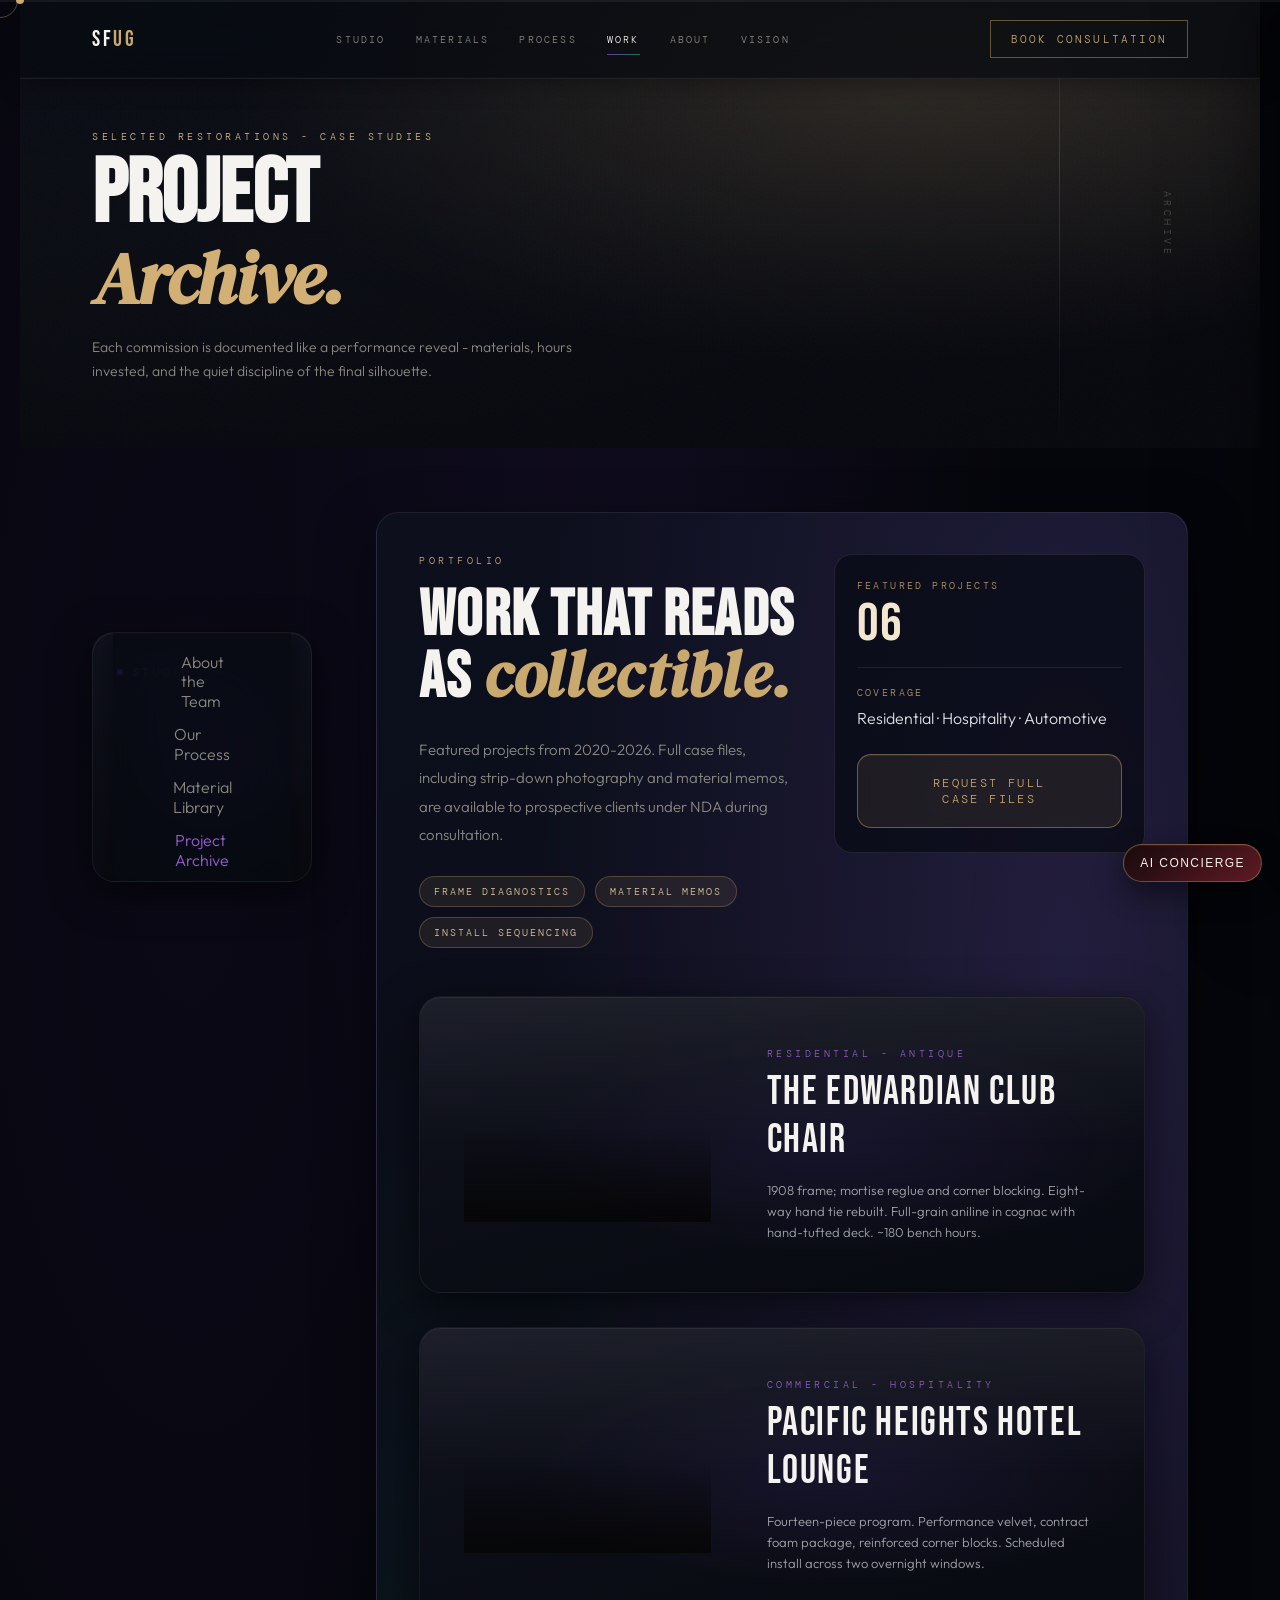
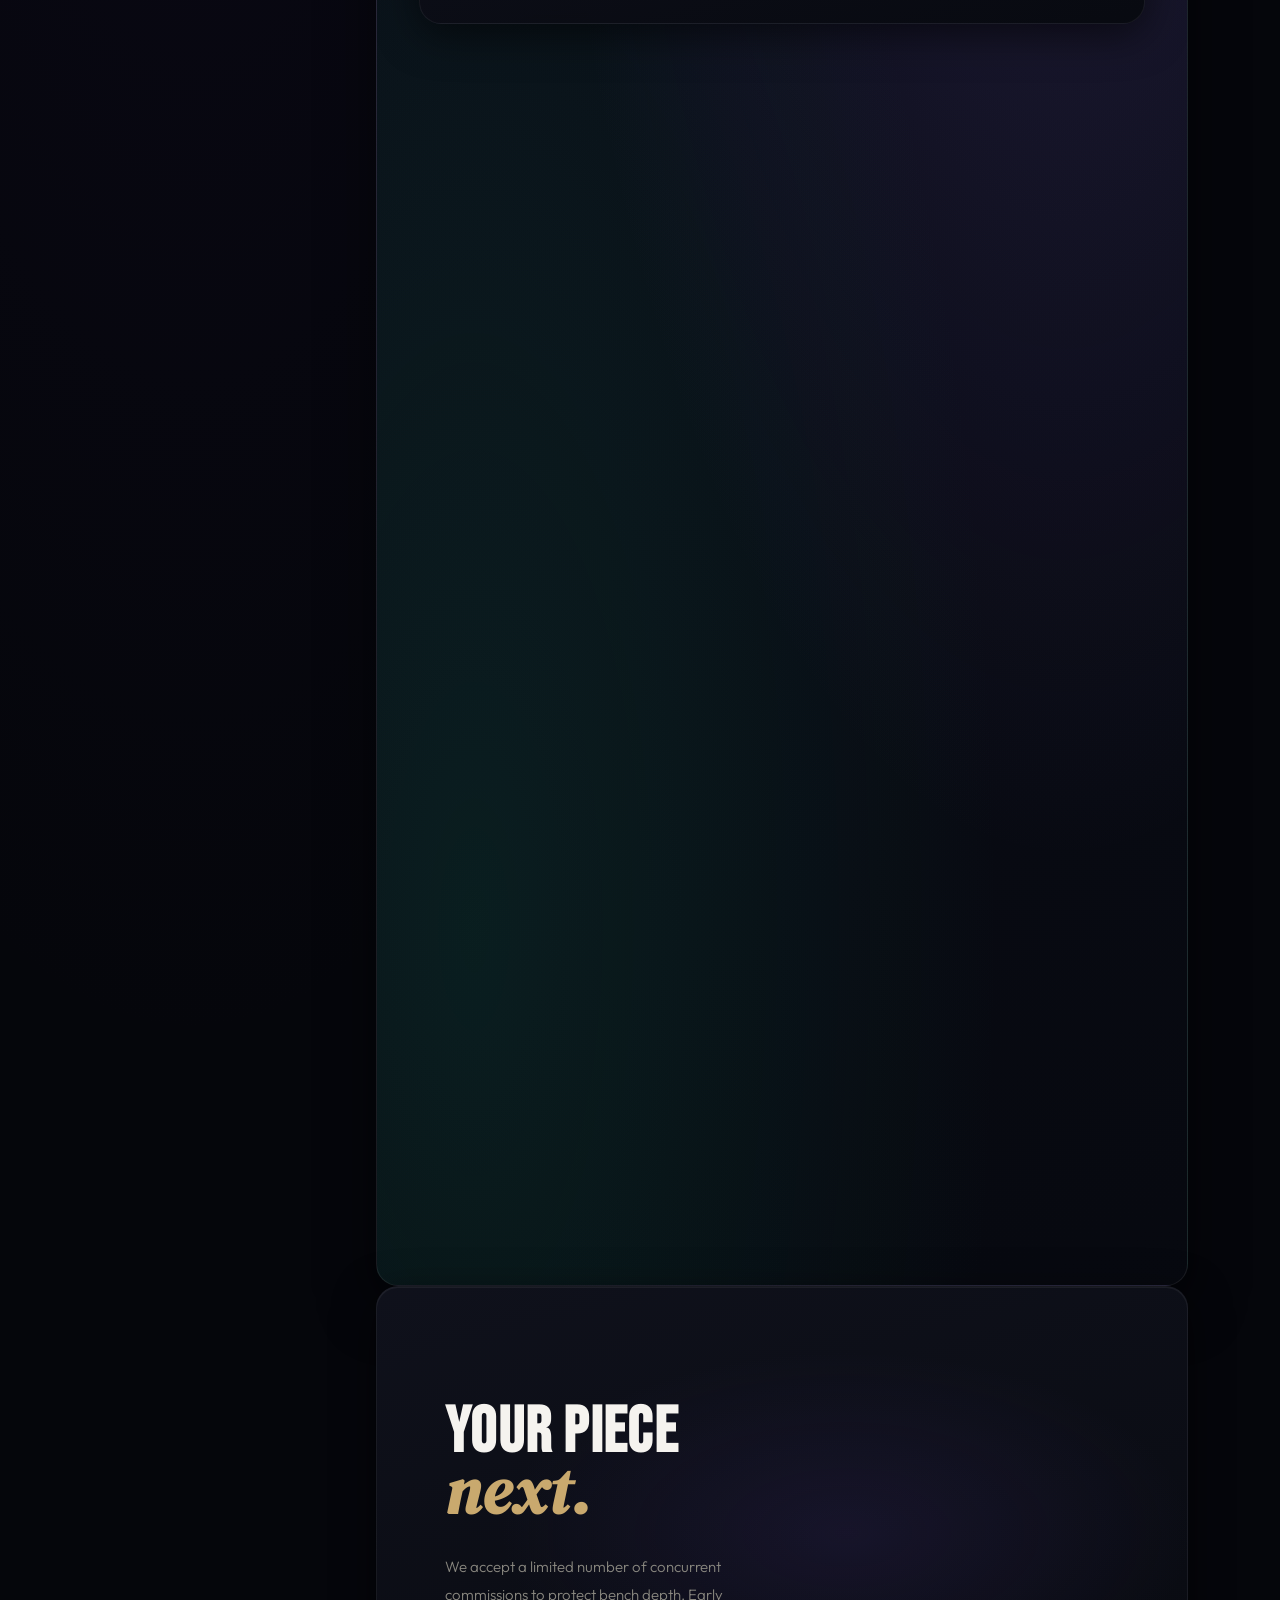
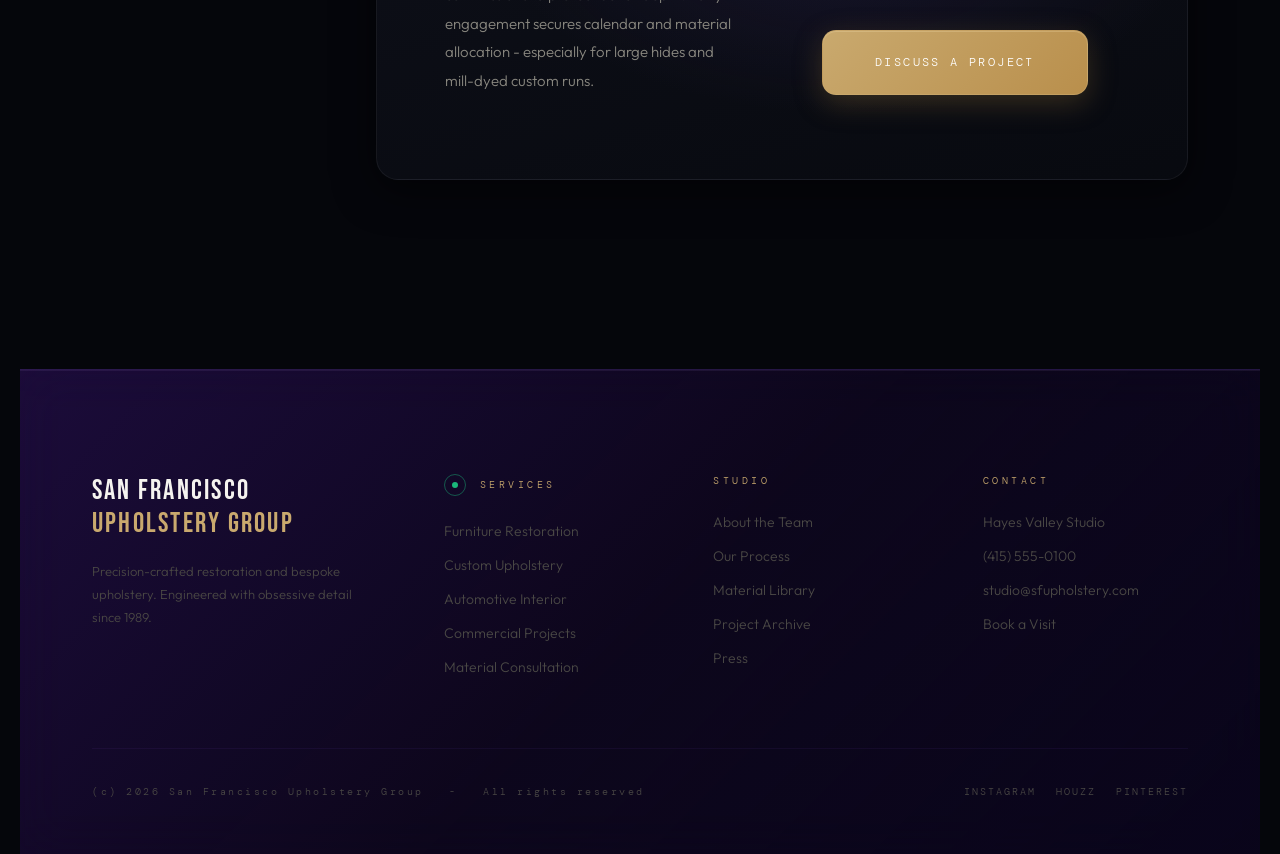
<file: work.html>
<!DOCTYPE html>
<html lang="en">
<head>
<meta charset="UTF-8">
<meta name="viewport" content="width=device-width, initial-scale=1.0">
<title>Selected Restorations &amp; Project Archive - San Francisco Upholstery Group</title>
<meta name="description" content="Residential antiques, hospitality installations, bespoke sectionals, and classic automotive interiors. A curated archive of precision upholstery and restoration.">
<link rel="preconnect" href="https://fonts.googleapis.com">
<link href="https://fonts.googleapis.com/css2?family=Bebas+Neue&family=DM+Serif+Display:ital@0;1&family=DM+Mono:wght@300;400&family=Outfit:wght@200;300;400;500&display=swap" rel="stylesheet">
<link rel="stylesheet" href="css/main.css">
<link rel="stylesheet" href="css/avatar-widget.css">
<link rel="stylesheet" href="css/vision-theme.css">
<link rel="stylesheet" href="css/bento-glass.css">
<link rel="stylesheet" href="css/spacing-fix.css">
</head>
<body>

<div class="cursor" id="cursor"></div>
<div class="cursor-ring" id="cursorRing"></div>

<nav id="mainNav">
  <a href="index.html" class="nav-logo">SF<span>UG</span></a>
  <ul class="nav-links">
    <li><a href="index.html#philosophy">Studio</a></li>
    <li><a href="materials.html">Materials</a></li>
    <li><a href="process.html">Process</a></li>
    <li><a href="work.html" class="is-active">Work</a></li>
    <li><a href="studio.html">About</a></li>
    <li><a href="vision.html">Vision</a></li>
  </ul>
  <a href="contact.html" class="nav-cta">Book Consultation</a>
  <div class="nav-mobile-toggle">Menu</div>
</nav>

<header class="page-hero work-hero">
  <div class="hero-bg"></div>
  <div class="hero-noise"></div>
  <div class="hero-line"></div>
  <div class="hero-year">Archive</div>
  <p class="hero-tag">Selected Restorations  -  Case Studies</p>
  <h1 class="hero-h1">Project<br><em>Archive.</em></h1>
  <p class="hero-sub">Each commission is documented like a performance reveal - materials, hours invested, and the quiet discipline of the final silhouette.</p>
</header>

<div class="page-with-sidebar">
  <aside class="studio-sidebar" aria-label="Studio">
    <div class="studio-sidebar-kicker"><span class="studio-sidebar-dot" aria-hidden="true"></span> Studio</div>
    <nav class="studio-sidebar-nav">
      <a href="about-team.html" class="studio-sidebar-link">About the Team</a>
      <a href="process.html" class="studio-sidebar-link">Our Process</a>
      <a href="materials.html" class="studio-sidebar-link">Material Library</a>
      <a href="work.html" class="studio-sidebar-link is-current">Project Archive</a>
      <a href="press.html" class="studio-sidebar-link">Press</a>
    </nav>
  </aside>

<main class="page-main">
  <section class="page-section work-intro-luxe reveal" style="padding-top:20px">
    <div class="work-intro-grid">
      <div class="work-intro-copy">
        <span class="section-kicker reveal">Portfolio</span>
        <h2 class="section-title-page reveal reveal-delay-1">Work that reads as <em>collectible.</em></h2>
        <p class="prose reveal reveal-delay-2">Featured projects from 2020-2026. Full case files, including strip-down photography and material memos, are available to prospective clients under NDA during consultation.</p>
        <div class="work-intro-tags reveal reveal-delay-2">
          <span class="work-intro-tag">Frame diagnostics</span>
          <span class="work-intro-tag">Material memos</span>
          <span class="work-intro-tag">Install sequencing</span>
        </div>
      </div>
      <aside class="work-intro-meta reveal reveal-delay-3" aria-label="Project Archive Summary">
        <div class="work-meta-item">
          <span class="work-meta-label">Featured Projects</span>
          <span class="work-meta-value">06</span>
        </div>
        <div class="work-meta-item">
          <span class="work-meta-label">Coverage</span>
          <span class="work-meta-value">Residential · Hospitality · Automotive</span>
        </div>
        <a href="contact.html" class="btn-outline-large work-intro-cta">Request full case files</a>
      </aside>
    </div>

    <div class="project-list">
      <article class="project-row reveal">
        <div class="project-row-visual has-video">
          <video class="bento-card-video" autoplay muted loop playsinline preload="none">
            <source data-src="assets/edwardian-club-chair-web.mp4" type="video/mp4">
          </video>
          <div class="project-bg project-bg-1"></div>
          <div class="project-overlay"></div>
        </div>
        <div class="project-row-copy">
          <span class="project-cat">Residential  -  Antique</span>
          <span class="project-name">The Edwardian Club Chair</span>
          <p class="project-detail">1908 frame; mortise reglue and corner blocking. Eight-way hand tie rebuilt. Full-grain aniline in cognac with hand-tufted deck. ~180 bench hours.</p>
        </div>
      </article>
      <article class="project-row reveal reveal-delay-1">
        <div class="project-row-visual has-video">
          <video class="bento-card-video" autoplay muted loop playsinline preload="none">
            <source data-src="assets/pacific-heights-hotel-lounge-web.mp4" type="video/mp4">
          </video>
          <div class="project-bg project-bg-2"></div>
          <div class="project-overlay"></div>
        </div>
        <div class="project-row-copy">
          <span class="project-cat">Commercial  -  Hospitality</span>
          <span class="project-name">Pacific Heights Hotel Lounge</span>
          <p class="project-detail">Fourteen-piece program. Performance velvet, contract foam package, reinforced corner blocks. Scheduled install across two overnight windows.</p>
        </div>
      </article>
      <article class="project-row reveal reveal-delay-2">
        <div class="project-row-visual has-video">
          <video class="bento-card-video" autoplay muted loop playsinline preload="none">
            <source data-src="assets/noe-valley-sectional-web.mp4" type="video/mp4">
          </video>
          <div class="project-bg project-bg-3"></div>
          <div class="project-overlay"></div>
        </div>
        <div class="project-row-copy">
          <span class="project-cat">Bespoke  -  Contemporary</span>
          <span class="project-name">Noe Valley Sectional</span>
          <p class="project-detail">Custom frame and suspension for a 11 ft run. Oatmeal linen, contrast oxide welt, integrated USB-free tailoring at client request.</p>
        </div>
      </article>
      <article class="project-row reveal reveal-delay-3">
        <div class="project-row-visual has-video">
          <video class="bento-card-video" autoplay muted loop playsinline preload="none">
            <source data-src="assets/mercedes-280se-web.mp4" type="video/mp4">
          </video>
          <div class="project-bg project-bg-4"></div>
          <div class="project-overlay"></div>
        </div>
        <div class="project-row-copy">
          <span class="project-cat">Automotive  -  Interior</span>
          <span class="project-name">1972 Mercedes 280SE</span>
          <p class="project-detail">Perforated Nappa seating surfaces, Alcantara headliner, period stitch mapping. Cabin acoustics preserved with original pad strategy.</p>
        </div>
      </article>
      <article class="project-row reveal reveal-delay-4">
        <div class="project-row-visual has-video">
          <video class="bento-card-video" autoplay muted loop playsinline preload="none">
            <source data-src="assets/pierre-jeanneret-homage-web.mp4" type="video/mp4">
          </video>
          <div class="project-bg project-bg-1"></div>
          <div class="project-overlay"></div>
        </div>
        <div class="project-row-copy">
          <span class="project-cat">Residential  -  Collector</span>
          <span class="project-name">Pierre Jeanneret Homage Pair</span>
          <p class="project-detail">Cane replacement with traditional six-way weave; teak oil finish rebuild. Upholstered in vegetable-tanned leather with hand-burnished edges.</p>
        </div>
      </article>
      <article class="project-row reveal reveal-delay-5">
        <div class="project-row-visual has-video">
          <video class="bento-card-video" autoplay muted loop playsinline preload="none">
            <source data-src="assets/presidio-heights-dining-web.mp4" type="video/mp4">
          </video>
          <div class="project-bg project-bg-2"></div>
          <div class="project-overlay"></div>
        </div>
        <div class="project-row-copy">
          <span class="project-cat">Design Trade  -  Repeat Client</span>
          <span class="project-name">Presidio Heights Dining Program</span>
          <p class="project-detail">Twelve chairs and two host armchairs. Leather skirts with invisible stretch panels; brass nail schedule aligned to leg sight lines.</p>
        </div>
      </article>
    </div>
  </section>

  <section class="page-section page-section--surface">
    <div class="page-grid-2">
      <div>
        <span class="section-kicker reveal">Commission</span>
        <h2 class="section-title-page reveal reveal-delay-1">Your piece <em>next.</em></h2>
        <div class="prose reveal reveal-delay-2">
          <p>We accept a limited number of concurrent commissions to protect bench depth. Early engagement secures calendar and material allocation - especially for large hides and mill-dyed custom runs.</p>
        </div>
      </div>
      <div class="prose reveal reveal-delay-2" style="align-self:end">
        <p><a href="contact.html" class="btn-large" style="display:inline-block">Discuss a project</a></p>
      </div>
    </div>
  </section>
</main>
</div>

<footer>
  <div class="footer-top">
    <div class="footer-brand">
      <span class="footer-logo">San Francisco<br><span>Upholstery Group</span></span>
      <p class="footer-tagline">Precision-crafted restoration and bespoke upholstery. Engineered with obsessive detail since 1989.</p>
    </div>
    <div>
      <div class="footer-col-title-row">
        <span class="footer-title-icon" aria-hidden="true"></span>
        <span class="footer-col-title" style="margin-bottom:0">Services</span>
      </div>
      <ul class="footer-links">
        <li><a href="services.html#furniture">Furniture Restoration</a></li>
        <li><a href="services.html#custom">Custom Upholstery</a></li>
        <li><a href="services.html#automotive">Automotive Interior</a></li>
        <li><a href="services.html#commercial">Commercial Projects</a></li>
        <li><a href="services.html#consultation">Material Consultation</a></li>
      </ul>
    </div>
    <div>
      <span class="footer-col-title">Studio</span>
      <ul class="footer-links">
        <li><a href="about-team.html">About the Team</a></li>
        <li><a href="process.html">Our Process</a></li>
        <li><a href="materials.html">Material Library</a></li>
        <li><a href="work.html">Project Archive</a></li>
        <li><a href="press.html">Press</a></li>
      </ul>
    </div>
    <div>
      <span class="footer-col-title">Contact</span>
      <ul class="footer-links">
        <li><a href="contact.html">Hayes Valley Studio</a></li>
        <li><a href="tel:+14155550100">(415) 555-0100</a></li>
        <li><a href="mailto:studio@sfupholstery.com">studio@sfupholstery.com</a></li>
        <li><a href="contact.html">Book a Visit</a></li>
      </ul>
    </div>
  </div>
  <div class="footer-bottom">
    <span class="footer-copy">(c) 2026 San Francisco Upholstery Group &nbsp; - &nbsp; All rights reserved</span>
    <div class="footer-social">
      <a href="#">Instagram</a>
      <a href="#">Houzz</a>
      <a href="#">Pinterest</a>
    </div>
  </div>
</footer>

<script src="js/main.js" defer></script>
<div id="avatarWidgetOverlay" class="avatar-widget-overlay">
  <section class="avatar-widget" role="dialog" aria-modal="true" aria-label="AI Avatar Agent">
    <header class="avatar-head">
      <div class="avatar-id">
        <div class="avatar-badge">AI</div>
        <div class="avatar-meta">
          <div class="avatar-name">Lamar's Ai Avatar</div>
          <div class="avatar-status"><span class="status-dot"></span><span id="avatarStatusText">Online</span></div>
        </div>
      </div>
      <div class="avatar-controls">
        <button id="avatarMinBtn" aria-label="Minimize">-</button>
        <button id="avatarCloseBtn" aria-label="Close">x</button>
      </div>
    </header>

    <div class="avatar-stage">
      <video id="avatarVideo" autoplay muted playsinline poster="assets/ai-avatar.png"></video>
      <div id="avatarFacePulse" class="avatar-face-pulse"></div>
    </div>

    <div class="avatar-warning">
      <strong>!</strong> This AI can improvise. Review important decisions before acting.
    </div>

    <div class="avatar-interact">
      <div class="avatar-step">Step 1: Enable your microphone or camera</div>
      <div class="avatar-actions">
        <button id="avatarMicBtn" class="avatar-btn">Enable Mic</button>
        <button id="avatarCamBtn" class="avatar-btn">Enable Cam</button>
      </div>
    </div>

    <div class="avatar-chat">
      <div id="avatarMessages" class="avatar-messages"></div>
      <div class="avatar-input-row">
        <input id="avatarInput" class="avatar-input" type="text" placeholder="Type a message to your AI avatar...">
        <button id="avatarSend" class="avatar-send">Send</button>
      </div>
    </div>
  </section>
</div>
<button id="openAvatarWidget" class="avatar-fab">AI Concierge</button>
<script src="js/avatar-agent.js"></script>
</body>
</html>
</file>
<file: css/main.css>
*, *::before, *::after { margin: 0; padding: 0; box-sizing: border-box; }

  :root {
    --black: #050505;
    --graphite: #0d0d0d;
    --charcoal: #161616;
    --surface: #1d1a17;
    --warm-white: #F5F3EF;
    --soft-gray: #8a8880;
    --muted: #4a4845;
    --tan: #9A7B5F;
    --bronze: #8A6A47;
    --burgundy: #4E1E1E;
    --cream: #e8e4dc;
    --gold: #c9a96e;
    --ease: cubic-bezier(0.22, 1, 0.36, 1);
  }

  html { scroll-behavior: smooth; }

  body {
    background: var(--black);
    color: var(--warm-white);
    font-family: 'Outfit', sans-serif;
    font-weight: 300;
    overflow-x: hidden;
    cursor: none;
  }

  /* CUSTOM CURSOR */
  .cursor {
    position: fixed;
    width: 8px; height: 8px;
    background: var(--gold);
    border-radius: 50%;
    pointer-events: none;
    z-index: 9999;
    transform: translate(-50%, -50%);
    transition: transform 0.1s var(--ease), width 0.3s var(--ease), height 0.3s var(--ease), background 0.3s;
  }
  .cursor-ring {
    position: fixed;
    width: 36px; height: 36px;
    border: 1px solid rgba(201,169,110,0.4);
    border-radius: 50%;
    pointer-events: none;
    z-index: 9998;
    transform: translate(-50%, -50%);
    transition: transform 0.18s var(--ease), width 0.4s var(--ease), height 0.4s var(--ease), opacity 0.3s;
  }
  body:has(a:hover) .cursor, body:has(button:hover) .cursor { width: 14px; height: 14px; }
  body:has(a:hover) .cursor-ring, body:has(button:hover) .cursor-ring { width: 56px; height: 56px; opacity: 0.5; }

  /* NAV */
  nav {
    position: fixed; top: 0; left: 0; right: 0; z-index: 100;
    display: flex; align-items: center; justify-content: space-between;
    width: 100%;
    padding: 22px 40px;
    mix-blend-mode: normal;
    background: rgba(5,5,5,0.62);
    backdrop-filter: blur(14px);
    border-bottom: 1px solid rgba(201,169,110,0.08);
    transition: background 0.45s var(--ease), padding 0.35s var(--ease), border-color 0.35s var(--ease);
  }
  nav.scrolled {
    background: rgba(5,5,5,0.92);
    backdrop-filter: blur(20px);
    padding: 16px 40px;
    border-bottom: 1px solid rgba(201,169,110,0.15);
  }
  .nav-logo {
    font-family: 'Bebas Neue', sans-serif;
    font-size: 22px;
    letter-spacing: 0.12em;
    color: var(--warm-white);
    text-decoration: none;
  }
  .nav-logo span { color: var(--gold); }
  .nav-links { display: flex; gap: 30px; list-style: none; align-items: center; }
  .nav-links li { position: relative; }
  .nav-links a {
    font-family: 'DM Mono', monospace;
    font-size: 10px;
    font-weight: 300;
    letter-spacing: 0.22em;
    color: var(--soft-gray);
    text-decoration: none;
    text-transform: uppercase;
    transition: color 0.28s var(--ease);
    display: inline-block;
    padding: 8px 0;
  }
  .nav-links a:hover { color: var(--warm-white); }
  .nav-links a::after {
    content: "";
    position: absolute;
    left: 0;
    right: 0;
    bottom: -1px;
    height: 1px;
    background: rgba(201,169,110,0.72);
    transform: scaleX(0);
    transform-origin: center;
    transition: transform 0.25s var(--ease);
  }
  .nav-links a:hover::after,
  .nav-links a.is-active::after {
    transform: scaleX(1);
  }
  .nav-cta {
    font-family: 'DM Mono', monospace;
    font-size: 11px;
    letter-spacing: 0.2em;
    text-transform: uppercase;
    color: var(--gold);
    text-decoration: none;
    border: 1px solid rgba(201,169,110,0.4);
    padding: 11px 20px;
    transition: all 0.3s var(--ease);
  }
  .nav-cta:hover { background: var(--gold); color: var(--black); }

  /* HERO */
  #hero {
    position: relative;
    height: 100vh;
    display: flex; flex-direction: column; align-items: flex-start; justify-content: flex-end;
    padding: 136px 60px 92px;
    overflow: hidden;
  }
  .hero-video-wrap {
    position: absolute;
    inset: 0;
    z-index: 0;
    pointer-events: none;
  }
  .hero-video {
    width: 100%;
    height: 100%;
    object-fit: cover;
    object-position: center;
  }
  .hero-bg {
    position: absolute; inset: 0;
    z-index: 1;
    pointer-events: none;
    background:
      radial-gradient(ellipse at 70% 30%, rgba(154,123,95,0.1) 0%, transparent 55%),
      radial-gradient(ellipse at 20% 80%, rgba(78,30,30,0.18) 0%, transparent 50%),
      linear-gradient(to top, rgba(5,5,5,0.82) 0%, rgba(5,5,5,0.35) 42%, rgba(5,5,5,0.2) 100%);
  }
  .hero-noise {
    position: absolute; inset: 0;
    z-index: 2;
    background-image: url("data:image/svg+xml,%3Csvg viewBox='0 0 256 256' xmlns='http://www.w3.org/2000/svg'%3E%3Cfilter id='noise'%3E%3CfeTurbulence type='fractalNoise' baseFrequency='0.9' numOctaves='4' stitchTiles='stitch'/%3E%3C/filter%3E%3Crect width='100%25' height='100%25' filter='url(%23noise)' opacity='0.04'/%3E%3C/svg%3E");
    opacity: 0.6;
    pointer-events: none;
  }
  .hero-line {
    position: absolute; top: 0; right: 200px; bottom: 0;
    z-index: 2;
    width: 1px;
    background: linear-gradient(to bottom, transparent 0%, rgba(201,169,110,0.12) 30%, rgba(201,169,110,0.06) 70%, transparent 100%);
  }
  .hero-year {
    position: absolute; top: 50%; right: 60px;
    z-index: 3;
    transform: translateY(-50%) rotate(90deg);
    font-family: 'DM Mono', monospace;
    font-size: 10px;
    letter-spacing: 0.35em;
    color: var(--muted);
    text-transform: uppercase;
  }
  .hero-scroll-hint {
    position: absolute; bottom: 48px; right: 60px;
    z-index: 3;
    display: flex; flex-direction: column; align-items: center; gap: 12px;
  }
  .hero-scroll-hint span {
    font-family: 'DM Mono', monospace;
    font-size: 9px;
    letter-spacing: 0.3em;
    color: var(--muted);
    text-transform: uppercase;
    writing-mode: vertical-rl;
  }
  .scroll-line {
    width: 1px; height: 60px;
    background: linear-gradient(to bottom, var(--gold), transparent);
    animation: scrollPulse 2s ease-in-out infinite;
  }
  @keyframes scrollPulse {
    0%, 100% { opacity: 0.3; transform: scaleY(1); }
    50% { opacity: 1; transform: scaleY(1.2); }
  }
  .hero-tag {
    position: relative;
    z-index: 4;
    font-family: 'DM Mono', monospace;
    font-size: 10px;
    letter-spacing: 0.35em;
    color: var(--gold);
    text-transform: uppercase;
    margin-bottom: 32px;
    opacity: 0;
    animation: fadeUp 1s var(--ease) 0.3s forwards;
  }
  .hero-h1 {
    position: relative;
    z-index: 4;
    font-family: 'Bebas Neue', sans-serif;
    font-size: clamp(70px, 10vw, 156px);
    line-height: 0.92;
    letter-spacing: -0.01em;
    color: var(--warm-white);
    max-width: 900px;
    opacity: 0;
    animation: fadeUp 1.2s var(--ease) 0.5s forwards;
  }
  .hero-h1 em {
    font-family: 'DM Serif Display', serif;
    font-style: italic;
    color: var(--gold);
    font-size: 0.82em;
  }
  .hero-sub {
    position: relative;
    z-index: 4;
    margin-top: 40px;
    font-size: 15px;
    font-weight: 300;
    line-height: 1.7;
    color: var(--soft-gray);
    max-width: 420px;
    opacity: 0;
    animation: fadeUp 1s var(--ease) 0.8s forwards;
  }
  .hero-actions {
    position: relative;
    z-index: 4;
    margin-top: 52px;
    display: flex; gap: 24px; align-items: center;
    opacity: 0;
    animation: fadeUp 1s var(--ease) 1s forwards;
  }
  .btn-primary {
    font-family: 'DM Mono', monospace;
    font-size: 11px;
    letter-spacing: 0.2em;
    text-transform: uppercase;
    color: var(--black);
    background: var(--gold);
    padding: 16px 36px;
    text-decoration: none;
    transition: all 0.4s var(--ease);
    display: inline-block;
  }
  .btn-primary:hover { background: var(--warm-white); transform: translateY(-2px); }
  .btn-ghost {
    font-family: 'DM Mono', monospace;
    font-size: 11px;
    letter-spacing: 0.2em;
    text-transform: uppercase;
    color: var(--soft-gray);
    text-decoration: none;
    display: flex; align-items: center; gap: 12px;
    transition: color 0.3s;
  }
  .btn-ghost:hover { color: var(--warm-white); }
  .btn-ghost::after {
    content: '';
    display: block; width: 32px; height: 1px;
    background: currentColor;
    transition: width 0.3s var(--ease);
  }
  .btn-ghost:hover::after { width: 56px; }

  @keyframes fadeUp {
    from { opacity: 0; transform: translateY(30px); }
    to { opacity: 1; transform: translateY(0); }
  }

  /* EDITORIAL DIVIDER */
  .editorial-divider {
    display: flex; align-items: center; gap: 24px;
    padding: 0 60px;
    margin: 0;
  }
  .editorial-divider .line { flex: 1; height: 1px; background: rgba(255,255,255,0.06); }
  .editorial-divider .label {
    font-family: 'DM Mono', monospace;
    font-size: 9px;
    letter-spacing: 0.4em;
    color: var(--muted);
    text-transform: uppercase;
  }

  /* SECTION BASE */
  section { position: relative; }
  .section-num {
    font-family: 'DM Mono', monospace;
    font-size: 10px;
    letter-spacing: 0.4em;
    color: var(--muted);
    text-transform: uppercase;
    margin-bottom: 20px;
  }

  /* PHILOSOPHY SECTION */
  #philosophy {
    padding: 180px 60px;
    display: grid;
    grid-template-columns: 1fr 1fr;
    gap: 120px;
    align-items: center;
  }
  .phil-left { }
  .phil-h2 {
    font-family: 'Bebas Neue', sans-serif;
    font-size: clamp(52px, 6vw, 96px);
    line-height: 0.9;
    letter-spacing: 0.01em;
    margin-bottom: 40px;
  }
  .phil-h2 em {
    font-family: 'DM Serif Display', serif;
    font-style: italic;
    color: var(--gold);
    font-size: 0.9em;
  }
  .phil-body {
    font-size: 16px;
    line-height: 1.9;
    color: var(--soft-gray);
    margin-bottom: 32px;
  }
  .phil-right {
    position: relative;
  }
  .phil-image-box {
    position: relative;
    background: var(--charcoal);
    aspect-ratio: 3/4;
    overflow: hidden;
    display: flex; align-items: center; justify-content: center;
  }
  .phil-image-box::before {
    content: '';
    position: absolute; inset: 0;
    background:
      radial-gradient(ellipse at 30% 60%, rgba(154,123,95,0.15) 0%, transparent 60%),
      linear-gradient(135deg, rgba(78,30,30,0.1) 0%, transparent 70%);
  }
  .phil-leather-texture {
    width: 100%; height: 100%;
    background:
      repeating-linear-gradient(
        45deg,
        rgba(154,123,95,0.03) 0px,
        rgba(154,123,95,0.03) 1px,
        transparent 1px,
        transparent 8px
      ),
      repeating-linear-gradient(
        -45deg,
        rgba(154,123,95,0.02) 0px,
        rgba(154,123,95,0.02) 1px,
        transparent 1px,
        transparent 8px
      ),
      linear-gradient(170deg, #2a2018 0%, #1a1210 50%, #0f0a07 100%);
    display: flex; align-items: center; justify-content: center;
    flex-direction: column; gap: 24px;
  }
  .texture-label {
    font-family: 'DM Mono', monospace;
    font-size: 9px;
    letter-spacing: 0.5em;
    color: rgba(201,169,110,0.4);
    text-transform: uppercase;
  }
  .stitch-line {
    display: flex; gap: 4px; align-items: center;
  }
  .stitch-dot {
    width: 3px; height: 3px;
    border-radius: 50%;
    background: rgba(201,169,110,0.3);
    animation: stitchPulse 2.4s ease-in-out infinite;
  }
  .stitch-dot:nth-child(2) { animation-delay: 0.2s; }
  .stitch-dot:nth-child(3) { animation-delay: 0.4s; }
  .stitch-dot:nth-child(4) { animation-delay: 0.6s; }
  .stitch-dot:nth-child(5) { animation-delay: 0.8s; }
  .stitch-dot:nth-child(6) { animation-delay: 1.0s; }
  .stitch-dot:nth-child(7) { animation-delay: 1.2s; }
  .stitch-dot:nth-child(8) { animation-delay: 1.4s; }
  @keyframes stitchPulse {
    0%, 100% { opacity: 0.2; transform: scale(1); }
    50% { opacity: 0.8; transform: scale(1.4); }
  }
  .phil-offset-box {
    position: absolute;
    bottom: -40px;
    left: -40px;
    width: 200px; height: 200px;
    border: 1px solid rgba(201,169,110,0.12);
    display: flex; align-items: center; justify-content: center;
    flex-direction: column;
    gap: 8px;
    background: var(--graphite);
  }
  .phil-offset-num {
    font-family: 'Bebas Neue', sans-serif;
    font-size: 56px;
    color: var(--gold);
    line-height: 1;
  }
  .phil-offset-label {
    font-family: 'DM Mono', monospace;
    font-size: 9px;
    letter-spacing: 0.3em;
    color: var(--muted);
    text-transform: uppercase;
    text-align: center;
  }

  /* MATERIALS SECTION */
  #materials {
    padding: 180px 0;
    background: var(--graphite);
    overflow: hidden;
  }
  .materials-header {
    padding: 0 60px;
    margin-bottom: 80px;
    display: flex; justify-content: space-between; align-items: flex-end;
  }
  .materials-h2 {
    font-family: 'Bebas Neue', sans-serif;
    font-size: clamp(52px, 7vw, 110px);
    line-height: 0.9;
  }
  .materials-sub {
    max-width: 320px;
    font-size: 14px;
    line-height: 1.8;
    color: var(--soft-gray);
    text-align: right;
  }
  .materials-scroll-track {
    display: flex; gap: 2px;
    padding: 0 60px;
    overflow-x: auto;
    scrollbar-width: none;
  }
  .materials-scroll-track::-webkit-scrollbar { display: none; }
  .material-card {
    flex: 0 0 340px;
    height: 520px;
    position: relative;
    overflow: hidden;
    cursor: pointer;
    transition: flex-basis 0.6s var(--ease);
  }
  .material-card:hover { flex-basis: 480px; }
  .material-bg {
    position: absolute; inset: 0;
    transition: transform 0.8s var(--ease);
  }
  .material-card:hover .material-bg { transform: scale(1.04); }
  .material-bg-leather {
    background:
      repeating-linear-gradient(30deg, rgba(154,123,95,0.06) 0, rgba(154,123,95,0.06) 1px, transparent 1px, transparent 12px),
      linear-gradient(135deg, #3a2a1a, #1f140a);
  }
  .material-bg-velvet {
    background:
      repeating-linear-gradient(60deg, rgba(78,30,30,0.1) 0, rgba(78,30,30,0.1) 1px, transparent 1px, transparent 8px),
      linear-gradient(135deg, #2a0f0f, #1a0808);
  }
  .material-bg-linen {
    background:
      repeating-linear-gradient(0deg, rgba(200,190,170,0.05) 0, rgba(200,190,170,0.05) 1px, transparent 1px, transparent 6px),
      linear-gradient(135deg, #2a2620, #191612);
  }
  .material-bg-suede {
    background:
      radial-gradient(ellipse at 40% 60%, rgba(138,106,71,0.15) 0, transparent 60%),
      linear-gradient(135deg, #261c10, #130e07);
  }
  .material-overlay {
    position: absolute; inset: 0;
    background: linear-gradient(to top, rgba(5,5,5,0.9) 0%, rgba(5,5,5,0.2) 60%, transparent 100%);
  }
  .material-info {
    position: absolute; bottom: 0; left: 0; right: 0;
    padding: 40px 32px;
  }
  .material-name {
    font-family: 'Bebas Neue', sans-serif;
    font-size: 40px;
    letter-spacing: 0.04em;
    color: var(--warm-white);
    display: block;
    margin-bottom: 8px;
  }
  .material-origin {
    font-family: 'DM Mono', monospace;
    font-size: 10px;
    letter-spacing: 0.3em;
    color: var(--gold);
    text-transform: uppercase;
    display: block;
    margin-bottom: 16px;
  }
  .material-desc {
    font-size: 13px;
    line-height: 1.7;
    color: var(--soft-gray);
    max-height: 0;
    overflow: hidden;
    transition: max-height 0.5s var(--ease), opacity 0.4s;
    opacity: 0;
  }
  .material-card:hover .material-desc { max-height: 100px; opacity: 1; }
  .material-num {
    position: absolute; top: 32px; right: 32px;
    font-family: 'DM Mono', monospace;
    font-size: 10px;
    letter-spacing: 0.3em;
    color: rgba(201,169,110,0.4);
  }

  /* PROCESS SECTION */
  #process {
    padding: 180px 60px;
    background: var(--black);
  }
  .process-header {
    text-align: center;
    margin-bottom: 120px;
  }
  .process-h2 {
    font-family: 'Bebas Neue', sans-serif;
    font-size: clamp(60px, 8vw, 120px);
    line-height: 0.9;
    margin-bottom: 24px;
  }
  .process-intro {
    font-size: 15px;
    color: var(--soft-gray);
    max-width: 480px;
    margin: 0 auto;
    line-height: 1.8;
  }
  .process-steps {
    display: grid;
    grid-template-columns: repeat(5, 1fr);
    gap: 0;
    position: relative;
  }
  .process-steps::before {
    content: '';
    position: absolute;
    top: 52px;
    left: 10%;
    right: 10%;
    height: 1px;
    background: linear-gradient(to right, transparent, rgba(201,169,110,0.2), rgba(201,169,110,0.4), rgba(201,169,110,0.2), transparent);
  }
  .process-step {
    padding: 0 20px;
    display: flex; flex-direction: column; align-items: center;
    text-align: center;
    position: relative;
  }
  .step-circle {
    width: 104px; height: 104px;
    border: 1px solid rgba(201,169,110,0.2);
    border-radius: 50%;
    display: flex; align-items: center; justify-content: center;
    flex-direction: column;
    margin-bottom: 32px;
    background: var(--graphite);
    transition: border-color 0.4s, background 0.4s;
    position: relative;
    z-index: 1;
  }
  .process-step:hover .step-circle {
    border-color: var(--gold);
    background: rgba(201,169,110,0.06);
  }
  .step-num {
    font-family: 'DM Mono', monospace;
    font-size: 10px;
    letter-spacing: 0.3em;
    color: var(--gold);
    display: block;
  }
  .step-icon-text {
    font-size: 22px;
    margin-top: 4px;
  }
  .step-title {
    font-family: 'Outfit', sans-serif;
    font-weight: 500;
    font-size: 15px;
    color: var(--warm-white);
    margin-bottom: 12px;
    letter-spacing: 0.02em;
  }
  .step-desc {
    font-size: 13px;
    line-height: 1.8;
    color: var(--muted);
  }

  /* METRICS SECTION */
  #metrics {
    padding: 160px 60px;
    background: var(--surface);
    border-top: 1px solid rgba(201,169,110,0.08);
    border-bottom: 1px solid rgba(201,169,110,0.08);
  }
  .metrics-grid {
    display: grid;
    grid-template-columns: repeat(4, 1fr);
    gap: 1px;
    background: rgba(201,169,110,0.06);
  }
  .metric-cell {
    background: var(--surface);
    padding: 60px 40px;
    position: relative;
    overflow: hidden;
    transition: background 0.4s;
  }
  .metric-cell:hover { background: rgba(201,169,110,0.03); }
  .metric-cell::before {
    content: '';
    position: absolute; top: 0; left: 0;
    width: 2px; height: 0;
    background: var(--gold);
    transition: height 0.6s var(--ease);
  }
  .metric-cell:hover::before { height: 100%; }
  .metric-num {
    font-family: 'Bebas Neue', sans-serif;
    font-size: clamp(64px, 6vw, 96px);
    color: var(--gold);
    line-height: 1;
    display: block;
    margin-bottom: 12px;
  }
  .metric-label {
    font-family: 'DM Mono', monospace;
    font-size: 11px;
    letter-spacing: 0.25em;
    color: var(--soft-gray);
    text-transform: uppercase;
    display: block;
    margin-bottom: 16px;
  }
  .metric-desc {
    font-size: 13px;
    line-height: 1.7;
    color: var(--muted);
  }

  /* PROJECTS SECTION */
  #projects {
    padding: 180px 60px;
    background: var(--black);
  }
  .projects-header {
    display: flex; justify-content: space-between; align-items: flex-end;
    margin-bottom: 80px;
  }
  .projects-h2 {
    font-family: 'Bebas Neue', sans-serif;
    font-size: clamp(52px, 6vw, 96px);
    line-height: 0.9;
  }
  .projects-h2 em {
    font-family: 'DM Serif Display', serif;
    font-style: italic;
    color: var(--gold);
  }
  .projects-count {
    font-family: 'DM Mono', monospace;
    font-size: 11px;
    letter-spacing: 0.3em;
    color: var(--muted);
    text-transform: uppercase;
  }
  .projects-grid {
    display: grid;
    grid-template-columns: 1fr 1fr;
    gap: 2px;
  }
  .project-card {
    position: relative;
    aspect-ratio: 4/3;
    overflow: hidden;
    cursor: pointer;
    background: var(--charcoal);
  }
  .project-card:first-child {
    grid-row: span 2;
    aspect-ratio: auto;
  }
  .project-bg {
    position: absolute; inset: 0;
    transition: transform 0.9s var(--ease), opacity 0.4s;
  }
  .project-card:hover .project-bg { transform: scale(1.06); }
  .project-bg-1 {
    background:
      radial-gradient(ellipse at 60% 30%, rgba(154,123,95,0.2) 0%, transparent 60%),
      linear-gradient(160deg, #2a1e12 0%, #120c06 100%);
  }
  .project-bg-2 {
    background:
      radial-gradient(ellipse at 30% 70%, rgba(78,30,30,0.25) 0%, transparent 60%),
      linear-gradient(160deg, #1a0d0d 0%, #0d0505 100%);
  }
  .project-bg-3 {
    background:
      radial-gradient(ellipse at 70% 50%, rgba(138,106,71,0.18) 0%, transparent 60%),
      linear-gradient(160deg, #251a10 0%, #100b05 100%);
  }
  .project-bg-4 {
    background:
      radial-gradient(ellipse at 40% 40%, rgba(200,180,150,0.1) 0%, transparent 60%),
      linear-gradient(160deg, #1e1a14 0%, #0f0c09 100%);
  }
  .project-overlay {
    position: absolute; inset: 0;
    background: linear-gradient(to top, rgba(5,5,5,0.85) 0%, transparent 60%);
    transition: opacity 0.4s;
  }
  .project-info {
    position: absolute; bottom: 0; left: 0; right: 0;
    padding: 40px;
    transform: translateY(20px);
    transition: transform 0.5s var(--ease);
  }
  .project-card:hover .project-info { transform: translateY(0); }
  .project-cat {
    font-family: 'DM Mono', monospace;
    font-size: 10px;
    letter-spacing: 0.35em;
    color: var(--gold);
    text-transform: uppercase;
    display: block;
    margin-bottom: 8px;
  }
  .project-name {
    font-family: 'Bebas Neue', sans-serif;
    font-size: 36px;
    letter-spacing: 0.04em;
    color: var(--warm-white);
    display: block;
    margin-bottom: 12px;
  }
  .project-detail {
    font-size: 13px;
    color: var(--soft-gray);
    line-height: 1.6;
    opacity: 0;
    transition: opacity 0.4s 0.1s;
  }
  .project-card:hover .project-detail { opacity: 1; }
  .project-arrow {
    position: absolute; top: 32px; right: 32px;
    width: 44px; height: 44px;
    border: 1px solid rgba(201,169,110,0.2);
    display: flex; align-items: center; justify-content: center;
    opacity: 0;
    transform: translateY(-10px);
    transition: all 0.4s var(--ease);
    color: var(--gold);
    font-size: 18px;
    font-family: 'DM Mono', monospace;
  }
  .project-card:hover .project-arrow { opacity: 1; transform: translateY(0); }

  /* WORKSHOP / ABOUT */
  #workshop {
    padding: 180px 60px;
    background: var(--graphite);
    display: grid;
    grid-template-columns: 1fr 1fr;
    gap: 120px;
    align-items: center;
  }
  .workshop-right { }
  .workshop-tag {
    font-family: 'DM Mono', monospace;
    font-size: 10px;
    letter-spacing: 0.4em;
    color: var(--gold);
    text-transform: uppercase;
    display: block;
    margin-bottom: 24px;
  }
  .workshop-h2 {
    font-family: 'Bebas Neue', sans-serif;
    font-size: clamp(44px, 5vw, 80px);
    line-height: 0.92;
    margin-bottom: 40px;
  }
  .workshop-h2 em {
    font-family: 'DM Serif Display', serif;
    font-style: italic;
    color: var(--gold);
  }
  .workshop-body {
    font-size: 15px;
    line-height: 1.9;
    color: var(--soft-gray);
    margin-bottom: 20px;
  }
  .workshop-visual {
    position: relative;
  }
  .workshop-main-box {
    background: var(--charcoal);
    aspect-ratio: 1/1.1;
    display: flex; align-items: center; justify-content: center;
    position: relative;
    overflow: hidden;
  }
  .workshop-pattern {
    width: 100%; height: 100%;
    background:
      repeating-conic-gradient(rgba(154,123,95,0.03) 0deg, rgba(154,123,95,0.03) 90deg, transparent 90deg, transparent 180deg) 0 0 / 24px 24px,
      linear-gradient(135deg, #1a1410 0%, #0f0c09 100%);
    display: flex; align-items: center; justify-content: center;
    flex-direction: column; gap: 16px;
  }
  .workshop-center-text {
    font-family: 'Bebas Neue', sans-serif;
    font-size: 80px;
    color: rgba(201,169,110,0.08);
    letter-spacing: 0.1em;
    line-height: 1;
    text-align: center;
  }
  .workshop-badge {
    position: absolute; bottom: -30px; right: -30px;
    width: 160px; height: 160px;
    border-radius: 50%;
    background: var(--gold);
    display: flex; align-items: center; justify-content: center;
    flex-direction: column;
  }
  .badge-text {
    font-family: 'Bebas Neue', sans-serif;
    font-size: 13px;
    letter-spacing: 0.15em;
    color: var(--black);
    text-align: center;
    line-height: 1.3;
  }
  .badge-year {
    font-family: 'Bebas Neue', sans-serif;
    font-size: 32px;
    color: var(--black);
    line-height: 1;
  }
  .workshop-qualities {
    margin-top: 48px;
    display: flex; flex-direction: column; gap: 0;
  }
  .quality-item {
    padding: 20px 0;
    border-bottom: 1px solid rgba(255,255,255,0.04);
    display: flex; align-items: center; gap: 20px;
    transition: padding-left 0.3s var(--ease);
    cursor: default;
  }
  .quality-item:hover { padding-left: 8px; }
  .quality-dot {
    width: 4px; height: 4px;
    border-radius: 50%;
    background: var(--gold);
    flex-shrink: 0;
  }
  .quality-text {
    font-size: 14px;
    color: var(--soft-gray);
    letter-spacing: 0.02em;
  }

  /* CONVERSION / CTA */
  #cta {
    padding: 200px 60px;
    background: var(--black);
    text-align: center;
    position: relative;
    overflow: hidden;
  }
  .cta-bg-glow {
    position: absolute;
    top: 50%; left: 50%;
    transform: translate(-50%, -50%);
    width: 600px; height: 300px;
    background: radial-gradient(ellipse, rgba(201,169,110,0.04) 0%, transparent 70%);
    pointer-events: none;
  }
  .cta-tag {
    font-family: 'DM Mono', monospace;
    font-size: 10px;
    letter-spacing: 0.45em;
    color: var(--gold);
    text-transform: uppercase;
    display: block;
    margin-bottom: 40px;
  }
  .cta-h2 {
    font-family: 'Bebas Neue', sans-serif;
    font-size: clamp(60px, 9vw, 140px);
    line-height: 0.88;
    margin-bottom: 32px;
  }
  .cta-h2 em {
    font-family: 'DM Serif Display', serif;
    font-style: italic;
    color: var(--gold);
  }
  .cta-sub {
    font-size: 15px;
    line-height: 1.8;
    color: var(--soft-gray);
    max-width: 480px;
    margin: 0 auto 60px;
  }
  .cta-actions {
    display: flex; gap: 20px; align-items: center; justify-content: center;
  }
  .btn-large {
    font-family: 'DM Mono', monospace;
    font-size: 12px;
    letter-spacing: 0.2em;
    text-transform: uppercase;
    color: var(--black);
    background: var(--gold);
    padding: 20px 52px;
    text-decoration: none;
    transition: all 0.4s var(--ease);
    display: inline-block;
  }
  .btn-large:hover { background: var(--warm-white); transform: translateY(-3px); }
  .btn-outline-large {
    font-family: 'DM Mono', monospace;
    font-size: 12px;
    letter-spacing: 0.2em;
    text-transform: uppercase;
    color: var(--soft-gray);
    background: transparent;
    padding: 20px 52px;
    text-decoration: none;
    border: 1px solid rgba(201,169,110,0.2);
    transition: all 0.4s var(--ease);
    display: inline-block;
  }
  .btn-outline-large:hover { border-color: var(--gold); color: var(--gold); }

  /* FOOTER */
  footer {
    background: var(--graphite);
    padding: 80px 60px 40px;
    border-top: 1px solid rgba(201,169,110,0.08);
  }
  .footer-top {
    display: grid;
    grid-template-columns: 1.5fr 1fr 1fr 1fr;
    gap: 60px;
    margin-bottom: 80px;
  }
  .footer-brand { }
  .footer-logo {
    font-family: 'Bebas Neue', sans-serif;
    font-size: 28px;
    letter-spacing: 0.08em;
    color: var(--warm-white);
    display: block;
    margin-bottom: 20px;
  }
  .footer-logo span { color: var(--gold); }
  .footer-tagline {
    font-size: 13px;
    line-height: 1.8;
    color: var(--muted);
    max-width: 280px;
  }
  .footer-col-title {
    font-family: 'DM Mono', monospace;
    font-size: 10px;
    letter-spacing: 0.35em;
    color: var(--gold);
    text-transform: uppercase;
    display: block;
    margin-bottom: 24px;
  }
  .footer-links { list-style: none; display: flex; flex-direction: column; gap: 14px; }
  .footer-links a {
    font-size: 14px;
    color: var(--muted);
    text-decoration: none;
    transition: color 0.3s;
  }
  .footer-links a:hover { color: var(--warm-white); }
  .footer-bottom {
    padding-top: 40px;
    border-top: 1px solid rgba(255,255,255,0.04);
    display: flex; justify-content: space-between; align-items: center;
  }
  .footer-copy {
    font-family: 'DM Mono', monospace;
    font-size: 10px;
    letter-spacing: 0.25em;
    color: var(--muted);
  }
  .footer-social { display: flex; gap: 20px; }
  .footer-social a {
    font-family: 'DM Mono', monospace;
    font-size: 10px;
    letter-spacing: 0.2em;
    color: var(--muted);
    text-decoration: none;
    text-transform: uppercase;
    transition: color 0.3s;
  }
  .footer-social a:hover { color: var(--gold); }

  /* SCROLL REVEAL */
  .reveal {
    opacity: 0;
    transform: translateY(40px);
    transition: opacity 0.9s var(--ease), transform 0.9s var(--ease);
  }
  .reveal.visible {
    opacity: 1;
    transform: translateY(0);
  }
  .reveal-delay-1 { transition-delay: 0.1s; }
  .reveal-delay-2 { transition-delay: 0.2s; }
  .reveal-delay-3 { transition-delay: 0.3s; }
  .reveal-delay-4 { transition-delay: 0.4s; }
  .reveal-delay-5 { transition-delay: 0.5s; }

  /* HORIZONTAL MARQUEE */
  .marquee-track {
    padding: 40px 0;
    background: var(--surface);
    border-top: 1px solid rgba(201,169,110,0.06);
    border-bottom: 1px solid rgba(201,169,110,0.06);
    overflow: hidden;
  }
  .marquee-inner {
    display: flex; gap: 60px; align-items: center;
    animation: marquee 20s linear infinite;
    white-space: nowrap;
  }
  .marquee-item {
    font-family: 'Bebas Neue', sans-serif;
    font-size: 18px;
    letter-spacing: 0.15em;
    color: var(--muted);
    flex-shrink: 0;
    display: flex; align-items: center; gap: 60px;
  }
  .marquee-item::after {
    content: '✦';
    color: var(--gold);
    font-size: 12px;
  }
  @keyframes marquee {
    from { transform: translateX(0); }
    to { transform: translateX(-50%); }
  }

  /* MOBILE NAV TOGGLE (simplified) */
  .nav-mobile-toggle {
    display: none;
    cursor: pointer;
    font-family: 'DM Mono', monospace;
    font-size: 10px;
    letter-spacing: 0.2em;
    color: var(--soft-gray);
    text-transform: uppercase;
  }

  @media (prefers-reduced-motion: reduce) {
    .hero-video-wrap {
      display: none;
    }
    .hero-bg {
      background:
        radial-gradient(ellipse at 70% 30%, rgba(154,123,95,0.08) 0%, transparent 60%),
        radial-gradient(ellipse at 20% 80%, rgba(78,30,30,0.12) 0%, transparent 50%),
        linear-gradient(160deg, #0a0805 0%, #050505 100%);
    }
  }

  @media (max-width: 900px) {
    nav { padding: 24px 30px; }
    nav.scrolled { padding: 16px 30px; }
    .nav-links, .nav-cta { display: none; }
    .nav-mobile-toggle { display: block; }
    #hero { padding: 0 30px 80px; }
    #philosophy { grid-template-columns: 1fr; padding: 100px 30px; gap: 60px; }
    #materials { padding: 100px 0; }
    .materials-header { padding: 0 30px; flex-direction: column; gap: 20px; align-items: flex-start; }
    .materials-sub { text-align: left; }
    .process-steps { grid-template-columns: 1fr; gap: 40px; }
    .process-steps::before { display: none; }
    .metrics-grid { grid-template-columns: 1fr 1fr; }
    .projects-grid { grid-template-columns: 1fr; }
    .project-card:first-child { grid-row: auto; }
    #workshop { grid-template-columns: 1fr; padding: 100px 30px; gap: 60px; }
    #cta { padding: 120px 30px; }
    .cta-actions { flex-direction: column; }
    .footer-top { grid-template-columns: 1fr 1fr; gap: 40px; }
    footer { padding: 60px 30px 30px; }
    #process { padding: 100px 30px; }
    #metrics { padding: 100px 30px; }
    #projects { padding: 100px 30px; }
  }

/* Interior pages + shared layout extensions */

/* UX polish */
a:focus-visible,
button:focus-visible,
.nav-mobile-toggle:focus-visible {
  outline: 1px solid rgba(201, 169, 110, 0.8);
  outline-offset: 3px;
}

@media (hover: none), (pointer: coarse) {
  body {
    cursor: auto;
  }
  .cursor,
  .cursor-ring {
    display: none !important;
  }
}

@media (prefers-reduced-motion: reduce) {
  *,
  *::before,
  *::after {
    animation: none !important;
    transition: none !important;
    scroll-behavior: auto !important;
  }
}

.page-hero {
  position: relative;
  min-height: 52vh;
  display: flex;
  flex-direction: column;
  align-items: flex-start;
  justify-content: flex-end;
  padding: 140px 60px 72px;
  overflow: hidden;
}
.page-hero .hero-h1 {
  font-size: clamp(48px, 8vw, 110px);
  max-width: 920px;
}
.page-hero .hero-sub {
  max-width: 520px;
}
.page-hero .hero-bg,
.page-hero .hero-noise,
.page-hero .hero-line {
  position: absolute;
  inset: 0;
}
.page-hero .hero-line {
  inset: 0;
  right: 200px;
  left: auto;
  width: 1px;
  height: auto;
}
.page-hero .hero-year {
  position: absolute;
  top: 50%;
  right: 60px;
}

.page-main {
  padding: 0 60px 120px;
}
.page-section {
  padding: 100px 0;
  border-top: 1px solid rgba(201, 169, 110, 0.08);
}
.page-section:first-of-type {
  border-top: none;
  padding-top: 40px;
}
.page-section--surface {
  background: var(--surface);
  margin: 0 -60px;
  padding-left: 60px;
  padding-right: 60px;
}
.page-section--graphite {
  background: var(--graphite);
  margin: 0 -60px;
  padding-left: 60px;
  padding-right: 60px;
}

.page-grid-2 {
  display: grid;
  grid-template-columns: 1fr 1fr;
  gap: 80px;
  align-items: start;
}
.page-grid-2--wide-left {
  grid-template-columns: 1.15fr 0.85fr;
}

.prose {
  font-size: 15px;
  line-height: 1.9;
  color: var(--soft-gray);
}
.prose p + p {
  margin-top: 1.25em;
}
.prose strong {
  color: var(--warm-white);
  font-weight: 500;
}

.section-kicker {
  font-family: "DM Mono", monospace;
  font-size: 10px;
  letter-spacing: 0.35em;
  color: var(--gold);
  text-transform: uppercase;
  margin-bottom: 20px;
  display: block;
}
.section-title-page {
  font-family: "Bebas Neue", sans-serif;
  font-size: clamp(40px, 5vw, 72px);
  line-height: 0.92;
  letter-spacing: 0.02em;
  margin-bottom: 28px;
}
.section-title-page em {
  font-family: "DM Serif Display", serif;
  font-style: italic;
  color: var(--gold);
}

.spec-list {
  list-style: none;
  margin-top: 28px;
}
.spec-list li {
  display: flex;
  gap: 16px;
  align-items: flex-start;
  padding: 16px 0;
  border-bottom: 1px solid rgba(255, 255, 255, 0.06);
  font-size: 14px;
  color: var(--soft-gray);
}
.spec-list li::before {
  content: "";
  width: 4px;
  height: 4px;
  border-radius: 50%;
  background: var(--gold);
  margin-top: 8px;
  flex-shrink: 0;
}

.service-cards {
  display: grid;
  grid-template-columns: repeat(2, minmax(0, 1fr));
  gap: 2px;
  background: rgba(201, 169, 110, 0.08);
}
.service-card {
  background: var(--black);
  padding: 48px 40px;
  min-height: 280px;
  display: flex;
  flex-direction: column;
  transition: background 0.4s var(--ease);
}
.service-card:hover {
  background: rgba(201, 169, 110, 0.04);
}
.service-card-num {
  font-family: "DM Mono", monospace;
  font-size: 10px;
  letter-spacing: 0.3em;
  color: rgba(201, 169, 110, 0.5);
  margin-bottom: 20px;
}
.service-card h3 {
  font-family: "Bebas Neue", sans-serif;
  font-size: 32px;
  letter-spacing: 0.06em;
  margin-bottom: 16px;
  line-height: 1;
}
.service-card p {
  font-size: 14px;
  line-height: 1.75;
  color: var(--soft-gray);
  flex: 1;
}
.service-card a {
  margin-top: 24px;
  font-family: "DM Mono", monospace;
  font-size: 10px;
  letter-spacing: 0.22em;
  text-transform: uppercase;
  color: var(--gold);
  text-decoration: none;
  align-self: flex-start;
  border-bottom: 1px solid rgba(201, 169, 110, 0.35);
  padding-bottom: 4px;
}
.service-card a:hover {
  color: var(--warm-white);
  border-bottom-color: var(--warm-white);
}

.stat-row {
  display: grid;
  grid-template-columns: repeat(3, 1fr);
  gap: 40px;
  margin-top: 48px;
  padding-top: 40px;
  border-top: 1px solid rgba(201, 169, 110, 0.12);
}
.stat-row .stat-val {
  font-family: "Bebas Neue", sans-serif;
  font-size: 48px;
  color: var(--gold);
  line-height: 1;
  display: block;
}
.stat-row .stat-lbl {
  font-family: "DM Mono", monospace;
  font-size: 10px;
  letter-spacing: 0.25em;
  color: var(--muted);
  text-transform: uppercase;
  margin-top: 10px;
  display: block;
}

.material-tier-grid {
  display: grid;
  grid-template-columns: repeat(3, minmax(0, 1fr));
  gap: 24px;
  margin-top: 40px;
}
.material-tier {
  border: 1px solid rgba(201, 169, 110, 0.12);
  padding: 32px 28px;
  background: rgba(13, 13, 13, 0.6);
}
.material-tier h4 {
  font-family: "DM Mono", monospace;
  font-size: 10px;
  letter-spacing: 0.28em;
  color: var(--gold);
  text-transform: uppercase;
  margin-bottom: 12px;
}
.material-tier .tier-name {
  font-family: "Bebas Neue", sans-serif;
  font-size: 28px;
  margin-bottom: 12px;
  letter-spacing: 0.04em;
}
.material-tier p {
  font-size: 13px;
  line-height: 1.7;
  color: var(--soft-gray);
}

.timeline-deep {
  margin-top: 48px;
  border-left: 1px solid rgba(201, 169, 110, 0.2);
  padding-left: 32px;
}
.timeline-deep-item {
  margin-bottom: 48px;
  position: relative;
}
.timeline-deep-item::before {
  content: "";
  position: absolute;
  left: -37px;
  top: 6px;
  width: 9px;
  height: 9px;
  border-radius: 50%;
  background: var(--gold);
  box-shadow: 0 0 0 4px rgba(201, 169, 110, 0.2);
}
.timeline-deep-item h3 {
  font-family: "Outfit", sans-serif;
  font-weight: 500;
  font-size: 18px;
  margin-bottom: 10px;
  letter-spacing: 0.02em;
}
.timeline-deep-item .tl-meta {
  font-family: "DM Mono", monospace;
  font-size: 10px;
  letter-spacing: 0.25em;
  color: var(--muted);
  text-transform: uppercase;
  margin-bottom: 12px;
}
.timeline-deep-item p {
  font-size: 14px;
  line-height: 1.8;
  color: var(--soft-gray);
  max-width: 640px;
}

.project-list {
  display: grid;
  gap: 2px;
  margin-top: 40px;
}
.project-row {
  display: grid;
  grid-template-columns: 1fr 1.2fr;
  gap: 48px;
  padding: 48px 40px;
  background: var(--charcoal);
  align-items: center;
}
.project-row:nth-child(even) {
  background: var(--graphite);
}
.project-row-visual {
  aspect-ratio: 16/10;
  position: relative;
  overflow: hidden;
}
.project-row-visual .project-bg {
  position: absolute;
  inset: 0;
}
.project-row-copy .project-cat {
  margin-bottom: 8px;
}
.project-row-copy .project-name {
  font-size: 40px;
  margin-bottom: 16px;
}
.project-row-copy .project-detail {
  opacity: 1;
  max-width: 520px;
}

.contact-panel {
  display: grid;
  grid-template-columns: 1fr 1fr;
  gap: 60px;
  margin-top: 48px;
}
.contact-block {
  border: 1px solid rgba(201, 169, 110, 0.15);
  padding: 40px 36px;
  background: rgba(5, 5, 5, 0.5);
}
.contact-block h3 {
  font-family: "DM Mono", monospace;
  font-size: 10px;
  letter-spacing: 0.3em;
  color: var(--gold);
  text-transform: uppercase;
  margin-bottom: 20px;
}
.contact-block p,
.contact-block a {
  font-size: 14px;
  line-height: 1.8;
  color: var(--soft-gray);
  text-decoration: none;
  display: block;
}
.contact-block a:hover {
  color: var(--warm-white);
}

/* Footer: services heading with ring + dot (matches brand screenshot) */
.footer-col-title-row {
  display: flex;
  align-items: center;
  gap: 14px;
  margin-bottom: 24px;
}
.footer-title-icon {
  width: 22px;
  height: 22px;
  border: 1px solid rgba(201, 169, 110, 0.45);
  border-radius: 50%;
  display: flex;
  align-items: center;
  justify-content: center;
  flex-shrink: 0;
}
.footer-title-icon::after {
  content: "";
  width: 6px;
  height: 6px;
  background: var(--gold);
  border-radius: 50%;
}

.nav-links a.is-active {
  color: var(--warm-white);
}

/* Global mobile menu drawer */
body.mobile-menu-open {
  overflow: hidden;
}
.mobile-menu-backdrop {
  position: fixed;
  inset: 0;
  background: rgba(5, 5, 5, 0.7);
  backdrop-filter: blur(3px);
  opacity: 0;
  pointer-events: none;
  transition: opacity 0.3s var(--ease);
  z-index: 120;
}
.mobile-menu-backdrop.open {
  opacity: 1;
  pointer-events: auto;
}
.mobile-menu-drawer {
  position: fixed;
  top: 0;
  right: 0;
  width: min(86vw, 360px);
  height: 100dvh;
  background: linear-gradient(180deg, #0f0f0f 0%, #080808 100%);
  border-left: 1px solid rgba(201, 169, 110, 0.16);
  box-shadow: -24px 0 60px rgba(0, 0, 0, 0.42);
  transform: translateX(104%);
  transition: transform 0.35s var(--ease);
  z-index: 130;
  padding: 98px 26px 28px;
  overflow-y: auto;
}
.mobile-menu-drawer.open {
  transform: translateX(0);
}
.mobile-nav-links {
  list-style: none;
  display: flex;
  flex-direction: column;
  gap: 16px;
  margin-bottom: 24px;
}
.mobile-nav-links a {
  color: var(--soft-gray);
  text-decoration: none;
  font-family: "Outfit", sans-serif;
  font-size: 17px;
  font-weight: 300;
  letter-spacing: 0.02em;
}
.mobile-nav-links a:hover,
.mobile-nav-links a.is-active {
  color: var(--warm-white);
}
.mobile-nav-cta {
  display: inline-flex;
  align-items: center;
  justify-content: center;
  margin-top: 8px;
  border: 1px solid rgba(201, 169, 110, 0.5);
  color: var(--gold);
  padding: 12px 18px;
  text-transform: uppercase;
  letter-spacing: 0.22em;
  font-family: "DM Mono", monospace;
  font-size: 10px;
  text-decoration: none;
}

/* Studio section sidebar (vertical nav + dot + STUDIO kicker) */
.page-with-sidebar {
  display: grid;
  grid-template-columns: minmax(200px, 260px) minmax(0, 1fr);
  gap: clamp(40px, 6vw, 96px);
  max-width: 1600px;
  margin: 0 auto;
  padding: 52px 60px 120px;
  align-items: start;
}
.page-with-sidebar .page-main {
  padding: 0 0 0 0;
  min-width: 0;
}
.page-with-sidebar .page-section:first-of-type {
  padding-top: 0;
}
.studio-sidebar {
  position: sticky;
  top: 132px;
  padding-top: 4px;
  padding-right: 24px;
  padding-left: 18px;
  border-right: 1px solid rgba(255, 255, 255, 0.06);
  border-left: 1px solid rgba(255, 255, 255, 0.06);
  background: linear-gradient(
    180deg,
    rgba(9, 9, 9, 0.92) 0%,
    rgba(9, 9, 9, 0.72) 100%
  );
  min-height: 250px;
  max-width: 260px;
}
.studio-sidebar-kicker {
  display: flex;
  align-items: center;
  gap: 10px;
  font-family: "Outfit", sans-serif;
  font-size: 11px;
  font-weight: 500;
  letter-spacing: 0.28em;
  text-transform: uppercase;
  color: var(--tan);
  margin-bottom: 16px;
}
.studio-sidebar-dot {
  width: 6px;
  height: 6px;
  border-radius: 50%;
  background: var(--tan);
  flex-shrink: 0;
}
.studio-sidebar-nav {
  display: flex;
  flex-direction: column;
  gap: 12px;
}
.studio-sidebar-link {
  font-family: "Outfit", sans-serif;
  font-size: 16px;
  font-weight: 300;
  color: var(--soft-gray);
  text-decoration: none;
  line-height: 1.22;
  transition: color 0.3s var(--ease);
}
.studio-sidebar-link:hover {
  color: var(--warm-white);
}
.studio-sidebar-link.is-current {
  color: var(--warm-white);
}

a.material-tier:hover {
  background: rgba(201, 169, 110, 0.06);
  border-color: rgba(201, 169, 110, 0.28);
}

.studio-hub-grid {
  grid-template-columns: repeat(2, minmax(0, 1fr));
}
.studio-hub-grid a:last-child {
  grid-column: 1 / -1;
}

@media (max-width: 900px) {
  .nav-mobile-toggle {
    position: relative;
    z-index: 140;
    user-select: none;
    font-size: 10px;
    letter-spacing: 0.22em;
    padding: 8px 0;
  }
  #mainNav.mobile-open .nav-mobile-toggle {
    color: var(--gold);
  }
  .page-hero {
    padding: 106px 30px 38px;
    min-height: 42vh;
  }
  .page-hero .hero-h1 {
    font-size: clamp(42px, 12.5vw, 74px);
    line-height: 0.9;
  }
  .page-hero .hero-sub {
    margin-top: 22px;
    font-size: 13px;
    line-height: 1.55;
    max-width: 92%;
  }
  .page-hero .hero-year {
    display: none;
  }
  .page-main {
    padding: 0 30px 64px;
  }
  .mobile-nav-links a {
    font-size: 18px;
    line-height: 1.2;
    padding: 8px 0;
  }
  .mobile-nav-cta {
    min-height: 46px;
  }
  .page-section {
    padding: 72px 0;
  }
  .page-section--surface,
  .page-section--graphite {
    margin: 0 -30px;
    padding-left: 30px;
    padding-right: 30px;
  }
  .page-grid-2,
  .page-grid-2--wide-left {
    grid-template-columns: 1fr;
    gap: 48px;
  }
  .service-cards {
    grid-template-columns: 1fr;
  }
  .stat-row {
    grid-template-columns: 1fr;
    gap: 24px;
  }
  .material-tier-grid,
  .studio-hub-grid {
    grid-template-columns: 1fr;
  }
  .studio-hub-grid a:last-child {
    grid-column: auto;
  }
  .project-row {
    grid-template-columns: 1fr;
    padding: 32px 24px;
  }
  .contact-panel {
    grid-template-columns: 1fr;
  }
  .page-with-sidebar {
    grid-template-columns: 1fr;
    padding: 0 30px 80px;
  }
  .studio-sidebar {
    position: static;
    border-right: none;
    border-left: 1px solid rgba(255, 255, 255, 0.12);
    border-bottom: none;
    background: linear-gradient(
      180deg,
      rgba(10, 10, 10, 0.95) 0%,
      rgba(8, 8, 8, 0.9) 100%
    );
    padding-right: 0;
    padding-bottom: 16px;
    padding-left: 14px;
    padding-top: 18px;
    margin-top: 4px;
    margin-bottom: 16px;
    position: relative;
    z-index: 3;
    min-height: 0;
  }
  .studio-sidebar-kicker {
    margin-bottom: 16px;
    font-size: 10px;
    letter-spacing: 0.24em;
  }
  .studio-sidebar-nav {
    flex-direction: column;
    flex-wrap: nowrap;
    gap: 12px;
  }
  .studio-sidebar-link {
    font-size: 18px;
    line-height: 1.16;
    letter-spacing: -0.01em;
  }
}
</file>
<file: css/avatar-widget.css>
:root {
  --aw-bg: #0c0a09;
  --aw-panel: #141110;
  --aw-maroon-deep: #1f0a0c;
  --aw-maroon-mid: #3d1218;
  --aw-maroon-accent: #6b222c;
  --aw-maroon-light: #8a343f;
  --aw-text: #f5f3ef;
  --aw-muted: #9a958c;
  --aw-border: rgba(201, 169, 110, 0.12);
  --aw-success: #35d48a;
  --aw-gold: #c9a96e;
}

*,
*::before,
*::after {
  box-sizing: border-box;
}

body.avatar-demo-page {
  margin: 0;
  min-height: 100vh;
  font-family: "Outfit", sans-serif;
  color: var(--aw-text);
  background:
    radial-gradient(circle at 20% 0%, rgba(107, 34, 44, 0.22), transparent 38%),
    radial-gradient(circle at 80% 100%, rgba(45, 15, 20, 0.35), transparent 40%),
    #050505;
}

.avatar-demo-wrap {
  min-height: 100vh;
  display: grid;
  place-items: center;
  padding: 40px 16px;
}

.avatar-launch {
  background: linear-gradient(145deg, #1a1012, #2a1518);
  border: 1px solid rgba(201, 169, 110, 0.22);
  color: var(--aw-text);
  font-size: 14px;
  letter-spacing: 0.08em;
  text-transform: uppercase;
  padding: 12px 20px;
  border-radius: 999px;
  cursor: pointer;
}

.avatar-fab {
  position: fixed;
  right: 18px;
  bottom: 18px;
  z-index: 980;
  border: 1px solid rgba(201, 169, 110, 0.42);
  background: linear-gradient(
    145deg,
    #1a0a0d 0%,
    #2d0f14 35%,
    #4a151c 70%,
    #5c1a24 100%
  );
  color: #f5f0ea;
  border-radius: 999px;
  padding: 11px 16px;
  font-size: 12px;
  letter-spacing: 0.12em;
  text-transform: uppercase;
  cursor: pointer;
  box-shadow:
    0 12px 28px rgba(0, 0, 0, 0.45),
    inset 0 1px 0 rgba(255, 255, 255, 0.06);
}

.avatar-widget-overlay.open + .avatar-fab,
body.mobile-menu-open .avatar-fab {
  display: none;
}

.avatar-widget-overlay {
  position: fixed;
  inset: 0;
  background: rgba(0, 0, 0, 0.58);
  backdrop-filter: blur(4px);
  display: none;
  align-items: center;
  justify-content: center;
  padding: 16px;
  z-index: 1000;
}

.avatar-widget-overlay.open {
  display: flex;
}

.avatar-widget {
  width: min(760px, 100%);
  max-height: min(95vh, 980px);
  border-radius: 22px;
  overflow: hidden;
  border: 1px solid rgba(201, 169, 110, 0.14);
  background: var(--aw-bg);
  box-shadow:
    0 30px 80px rgba(0, 0, 0, 0.55),
    0 0 0 1px rgba(45, 15, 20, 0.35) inset;
  display: grid;
  grid-template-rows: auto auto auto auto;
}

.avatar-head {
  background: linear-gradient(
    95deg,
    var(--aw-maroon-deep) 0%,
    var(--aw-maroon-mid) 42%,
    var(--aw-maroon-accent) 82%,
    var(--aw-maroon-light) 100%
  );
  padding: 14px 18px;
  display: flex;
  align-items: center;
  justify-content: space-between;
  gap: 16px;
}

.avatar-id {
  display: flex;
  align-items: center;
  gap: 12px;
}

.avatar-badge {
  width: 42px;
  height: 42px;
  border-radius: 50%;
  background:
    linear-gradient(180deg, rgba(0, 0, 0, 0) 42%, rgba(0, 0, 0, 0.45) 100%),
    url("../assets/ai-avatar.png") center 22% / cover no-repeat;
  border: 1px solid rgba(255, 255, 255, 0.48);
  display: grid;
  place-items: center;
  color: transparent;
  box-shadow: 0 6px 18px rgba(0, 0, 0, 0.35);
}

.avatar-meta {
  line-height: 1.1;
}

.avatar-name {
  font-size: 22px;
  font-weight: 500;
}

.avatar-status {
  margin-top: 4px;
  display: flex;
  align-items: center;
  gap: 8px;
  font-size: 14px;
  color: rgba(245, 240, 234, 0.88);
}

.status-dot {
  width: 8px;
  height: 8px;
  border-radius: 50%;
  background: var(--aw-success);
  box-shadow: 0 0 0 6px rgba(53, 212, 138, 0.16);
}

.avatar-controls {
  display: flex;
  align-items: center;
  gap: 14px;
}

.avatar-controls button {
  appearance: none;
  border: 0;
  background: transparent;
  color: #fff;
  font-size: 28px;
  line-height: 1;
  cursor: pointer;
}

.avatar-stage {
  position: relative;
  background: radial-gradient(ellipse at 50% 0%, rgba(107, 34, 44, 0.12) 0%, transparent 50%),
    #0e0b0a;
  min-height: 360px;
  max-height: 56vh;
  overflow: hidden;
}

.avatar-stage::after {
  content: "";
  position: absolute;
  inset: 0;
  pointer-events: none;
  background:
    radial-gradient(circle at 50% 20%, rgba(255, 255, 255, 0.09), transparent 46%),
    radial-gradient(circle at 50% 70%, transparent 45%, rgba(0, 0, 0, 0.56) 100%);
}

.avatar-stage video,
.avatar-stage img {
  width: 100%;
  height: 100%;
  object-fit: cover;
  object-position: center 22%;
  display: block;
  filter: contrast(1.08) saturate(1.04) brightness(0.98);
}

.avatar-face-pulse {
  position: absolute;
  left: 50%;
  bottom: 26px;
  transform: translateX(-50%);
  width: 22px;
  height: 22px;
  border-radius: 50%;
  background: var(--aw-gold);
  box-shadow: 0 0 22px rgba(201, 169, 110, 0.65);
}

.avatar-face-pulse.speaking {
  animation: pulse 1s ease-in-out infinite;
}

@keyframes pulse {
  0% { transform: translateX(-50%) scale(0.9); opacity: 0.72; }
  50% { transform: translateX(-50%) scale(1.12); opacity: 1; }
  100% { transform: translateX(-50%) scale(0.9); opacity: 0.72; }
}

.avatar-warning {
  border-top: 1px solid var(--aw-border);
  border-bottom: 1px solid var(--aw-border);
  background: linear-gradient(180deg, #151110 0%, #12100e 100%);
  color: #c9c4bc;
  text-align: center;
  padding: 12px 16px;
  font-size: 13px;
}

.avatar-warning strong {
  color: var(--aw-gold);
}

.avatar-interact {
  background: #100e0c;
  border-top: 1px solid var(--aw-border);
  padding: 14px;
}

.avatar-step {
  text-align: center;
  font-size: 24px;
  margin-bottom: 10px;
}

.avatar-actions {
  display: grid;
  grid-template-columns: 1fr 1fr;
  gap: 10px;
}

.avatar-btn {
  border: 1px solid var(--aw-border);
  background: linear-gradient(180deg, #1a1614 0%, #141110 100%);
  color: var(--aw-text);
  border-radius: 14px;
  min-height: 56px;
  font-size: 16px;
  display: inline-flex;
  align-items: center;
  justify-content: center;
  gap: 10px;
  cursor: pointer;
}

.avatar-btn.active {
  border-color: rgba(201, 169, 110, 0.55);
  box-shadow: 0 0 0 3px rgba(107, 34, 44, 0.35) inset;
}

.avatar-chat {
  border-top: 1px solid var(--aw-border);
  padding: 10px;
  background: #0a0807;
}

.avatar-messages {
  max-height: 130px;
  overflow: auto;
  display: grid;
  gap: 8px;
  margin-bottom: 10px;
}

.avatar-message {
  font-size: 13px;
  line-height: 1.45;
  padding: 8px 10px;
  border-radius: 10px;
}

.avatar-message.user {
  background: rgba(201, 169, 110, 0.1);
  border: 1px solid rgba(201, 169, 110, 0.12);
}

.avatar-message.ai {
  background: linear-gradient(135deg, rgba(61, 18, 24, 0.92) 0%, rgba(45, 15, 20, 0.95) 100%);
  border: 1px solid rgba(107, 34, 44, 0.45);
}

.avatar-input-row {
  display: grid;
  grid-template-columns: 1fr auto;
  gap: 8px;
}

.avatar-input {
  min-height: 42px;
  border-radius: 10px;
  border: 1px solid var(--aw-border);
  background: #141110;
  color: var(--aw-text);
  padding: 10px 12px;
  font-size: 14px;
}

.avatar-input::placeholder {
  color: var(--aw-muted);
}

.avatar-send {
  min-width: 90px;
  border-radius: 10px;
  border: 1px solid rgba(201, 169, 110, 0.45);
  background: linear-gradient(145deg, #2d1014 0%, #4a151c 55%, #5c1a24 100%);
  color: #f5ebe8;
  font-size: 14px;
  cursor: pointer;
}

.avatar-send:hover {
  filter: brightness(1.08);
}

@media (max-width: 760px) {
  .avatar-widget {
    border-radius: 14px;
  }
  .avatar-name {
    font-size: 17px;
  }
  .avatar-stage {
    min-height: 280px;
  }
  .avatar-step {
    font-size: 17px;
  }
  .avatar-btn {
    font-size: 14px;
    min-height: 50px;
  }
  .avatar-fab {
    right: 12px;
    bottom: 12px;
    padding: 10px 13px;
    font-size: 11px;
  }
}
</file>
<file: css/vision-theme.css>
/*
  VISION THEME — Cinematic Overlay
  Deep purples · Emerald greens · Dark blues · Warm gold
  Applied sitewide to match the Client Vision Brand Direction
*/

/* ─── EXTENDED PALETTE VARIABLES ─────────────────────────────── */
:root {
  --purple:      #8040d0;
  --purple-dim:  rgba(128, 64, 208, 0.18);
  --purple-glow: rgba(128, 64, 208, 0.06);
  --purple-line: rgba(128, 64, 208, 0.22);
  --emerald:     #1ab87a;
  --emerald-dim: rgba(26, 184, 122, 0.15);
  --emerald-glow:rgba(26, 184, 122, 0.05);
  --emerald-line:rgba(26, 184, 122, 0.2);
  --navy:        #2060c8;
  --navy-dim:    rgba(32, 96, 200, 0.15);
  --surface:     #100d18;   /* override warm-surface with cool cinematic dark */
  --graphite:    #0c0c14;   /* override graphite with deep cool dark */
  --charcoal:    #14121e;   /* override charcoal */
}

/* ─── BODY / BASE ─────────────────────────────────────────────── */
body {
  background: #050508;
}

/* ─── NAVIGATION ──────────────────────────────────────────────── */
nav {
  background: rgba(12, 4, 32, 0.72);
  backdrop-filter: blur(32px) saturate(1.8);
  -webkit-backdrop-filter: blur(32px) saturate(1.8);
  border-bottom: 1px solid rgba(160, 100, 255, 0.15);
  box-shadow: 0 2px 24px rgba(0,0,0,0.4), inset 0 -1px 0 rgba(88,28,180,0.1);
}
nav.scrolled {
  background: rgba(10, 3, 26, 0.92);
  border-bottom: 1px solid rgba(160, 100, 255, 0.2);
}
.nav-links a::after {
  background: linear-gradient(90deg, rgba(128, 64, 208, 0.8), rgba(26, 184, 122, 0.6));
}
.nav-logo span { color: var(--purple); }

/* ─── HERO (INDEX) ────────────────────────────────────────────── */
/* hero-bg is intentionally not overridden here — the video plays clean */
.hero-line {
  background: linear-gradient(to bottom,
    transparent 0%,
    rgba(128, 64, 208, 0.18) 25%,
    rgba(26, 184, 122, 0.12) 60%,
    transparent 100%
  );
}
.hero-tag { color: rgba(160, 100, 220, 0.9); }
.hero-h1 em { color: rgba(160, 100, 220, 0.9); }
.scroll-line {
  background: linear-gradient(to bottom, var(--purple), transparent);
}

/* ─── MARQUEE ─────────────────────────────────────────────────── */
.marquee-track {
  background: #0a0812;
  border-top: 1px solid rgba(128, 64, 208, 0.1);
  border-bottom: 1px solid rgba(26, 184, 122, 0.08);
}
.marquee-item { color: rgba(255, 255, 255, 0.25); }
.marquee-item::after {
  content: '✦';
  color: var(--purple);
  opacity: 0.7;
}

/* ─── EDITORIAL DIVIDERS ──────────────────────────────────────── */
.editorial-divider .line {
  background: linear-gradient(90deg, transparent, rgba(128, 64, 208, 0.18), transparent);
}
.editorial-divider .label {
  color: rgba(128, 64, 208, 0.55);
}

/* ─── PHILOSOPHY SECTION ──────────────────────────────────────── */
#philosophy {
  background:
    radial-gradient(ellipse at 80% 20%, rgba(60, 15, 100, 0.2) 0%, transparent 55%),
    #050508;
}
.phil-h2 em { color: rgba(160, 100, 220, 0.9); }
.phil-image-box::before {
  background:
    radial-gradient(ellipse at 30% 60%, rgba(90, 30, 160, 0.2) 0%, transparent 60%),
    radial-gradient(ellipse at 70% 30%, rgba(26, 184, 122, 0.12) 0%, transparent 55%),
    linear-gradient(135deg, rgba(30, 10, 60, 0.15) 0%, transparent 70%);
}
.phil-leather-texture {
  background:
    repeating-linear-gradient(45deg, rgba(128, 64, 208, 0.025) 0px, rgba(128, 64, 208, 0.025) 1px, transparent 1px, transparent 8px),
    repeating-linear-gradient(-45deg, rgba(26, 184, 122, 0.015) 0px, rgba(26, 184, 122, 0.015) 1px, transparent 1px, transparent 8px),
    linear-gradient(170deg, #16102a 0%, #0e0c1a 50%, #080610 100%);
}
.stitch-dot { background: rgba(128, 64, 208, 0.4); }
.texture-label { color: rgba(128, 64, 208, 0.45); }
.phil-offset-box {
  background: #0c0a16;
  border: 1px solid rgba(128, 64, 208, 0.15);
}
.phil-offset-num { color: var(--purple); }
.section-num { color: rgba(128, 64, 208, 0.7); }

/* ─── MATERIALS SECTION ───────────────────────────────────────── */
#materials {
  background:
    radial-gradient(ellipse at 20% 50%, rgba(15, 5, 30, 0.8) 0%, transparent 60%),
    #0a0812;
}
.material-bg-leather {
  background:
    repeating-linear-gradient(30deg, rgba(128, 64, 208, 0.05) 0, rgba(128, 64, 208, 0.05) 1px, transparent 1px, transparent 12px),
    linear-gradient(135deg, #1e1030 0%, #100820 60%, #0a0515 100%);
}
.material-bg-velvet {
  background:
    repeating-linear-gradient(60deg, rgba(26, 184, 122, 0.06) 0, rgba(26, 184, 122, 0.06) 1px, transparent 1px, transparent 8px),
    radial-gradient(ellipse at 40% 60%, rgba(26, 184, 122, 0.12) 0%, transparent 55%),
    linear-gradient(135deg, #071a12 0%, #040e0a 100%);
}
.material-bg-linen {
  background:
    repeating-linear-gradient(0deg, rgba(200, 190, 220, 0.04) 0, rgba(200, 190, 220, 0.04) 1px, transparent 1px, transparent 6px),
    radial-gradient(ellipse at 60% 40%, rgba(32, 96, 200, 0.1) 0%, transparent 55%),
    linear-gradient(135deg, #0d0e1e 0%, #080910 100%);
}
.material-bg-suede {
  background:
    radial-gradient(ellipse at 40% 60%, rgba(128, 64, 208, 0.12) 0, transparent 60%),
    radial-gradient(ellipse at 70% 30%, rgba(26, 184, 122, 0.08) 0%, transparent 50%),
    linear-gradient(135deg, #130a22 0%, #0a0615 100%);
}
.material-num { color: rgba(128, 64, 208, 0.45); }
.material-origin { color: var(--emerald); }

/* ─── PROCESS SECTION ─────────────────────────────────────────── */
#process {
  background:
    radial-gradient(ellipse at 50% 100%, rgba(15, 5, 30, 0.6) 0%, transparent 50%),
    #050508;
}
.process-steps::before {
  background: linear-gradient(to right,
    transparent,
    rgba(128, 64, 208, 0.25),
    rgba(26, 184, 122, 0.3),
    rgba(32, 96, 200, 0.25),
    transparent
  );
}
.step-circle {
  background: #0c0a16;
  border: 1px solid rgba(128, 64, 208, 0.2);
}
.process-step:hover .step-circle {
  border-color: var(--purple);
  background: rgba(128, 64, 208, 0.08);
  box-shadow: 0 0 24px rgba(128, 64, 208, 0.15);
}
.step-num { color: var(--purple); }
.step-icon-text { color: var(--emerald) !important; }
.process-h2 em {
  font-family: 'DM Serif Display', serif;
  font-style: italic;
  color: rgba(26, 184, 122, 0.9);
}

/* ─── METRICS SECTION ─────────────────────────────────────────── */
#metrics {
  background:
    radial-gradient(ellipse at 70% 50%, rgba(10, 4, 24, 0.9) 0%, transparent 60%),
    radial-gradient(ellipse at 20% 30%, rgba(5, 15, 25, 0.7) 0%, transparent 55%),
    #0c0a16;
  border-top: 1px solid rgba(128, 64, 208, 0.1);
  border-bottom: 1px solid rgba(26, 184, 122, 0.1);
}
.metrics-grid { background: rgba(128, 64, 208, 0.06); }
.metric-cell { background: #0c0a16; }
.metric-cell:hover { background: rgba(128, 64, 208, 0.06); }
.metric-cell::before { background: var(--purple); }
.metric-num { color: var(--purple); }
/* Second and fourth cells get emerald/navy accent */
.metric-cell:nth-child(2)::before { background: var(--emerald); }
.metric-cell:nth-child(2) .metric-num { color: var(--emerald); }
.metric-cell:nth-child(4)::before { background: var(--navy); }
.metric-cell:nth-child(4) .metric-num { color: rgba(100, 160, 240, 0.9); }

/* ─── PROJECTS SECTION ────────────────────────────────────────── */
#projects {
  background:
    radial-gradient(ellipse at 80% 10%, rgba(60, 15, 100, 0.15) 0%, transparent 50%),
    #050508;
}
.projects-h2 em { color: rgba(160, 100, 220, 0.9); }
.project-bg-1 {
  background:
    radial-gradient(ellipse at 50% 30%, rgba(80, 20, 150, 0.35) 0%, transparent 60%),
    linear-gradient(160deg, #1a0a30 0%, #0a0518 100%);
}
.project-bg-2 {
  background:
    radial-gradient(ellipse at 30% 60%, rgba(10, 70, 45, 0.4) 0%, transparent 60%),
    linear-gradient(160deg, #071a10 0%, #030a08 100%);
}
.project-bg-3 {
  background:
    radial-gradient(ellipse at 60% 50%, rgba(15, 40, 110, 0.35) 0%, transparent 60%),
    linear-gradient(160deg, #070d20 0%, #040810 100%);
}
.project-bg-4 {
  background:
    radial-gradient(ellipse at 40% 40%, rgba(100, 50, 180, 0.25) 0%, transparent 55%),
    radial-gradient(ellipse at 70% 70%, rgba(20, 110, 75, 0.2) 0%, transparent 50%),
    linear-gradient(160deg, #12081e 0%, #080512 100%);
}
.project-cat { color: rgba(160, 100, 220, 0.85); }
.project-arrow {
  border: 1px solid rgba(128, 64, 208, 0.3);
  color: var(--purple);
}

/* ─── WORKSHOP SECTION ────────────────────────────────────────── */
#workshop {
  background:
    radial-gradient(ellipse at 10% 80%, rgba(10, 4, 24, 0.9) 0%, transparent 55%),
    #0c0a16;
}
.workshop-main-box { background: #0e0c1c; }
.workshop-pattern {
  background:
    repeating-conic-gradient(rgba(128, 64, 208, 0.03) 0deg, rgba(128, 64, 208, 0.03) 90deg, transparent 90deg, transparent 180deg) 0 0 / 24px 24px,
    radial-gradient(ellipse at 50% 50%, rgba(128, 64, 208, 0.06) 0%, transparent 70%),
    linear-gradient(135deg, #14102a 0%, #0c0a1e 100%);
}
.workshop-center-text { color: rgba(128, 64, 208, 0.06); }
.workshop-badge {
  background: linear-gradient(135deg, var(--purple) 0%, #5020a0 100%);
}
.workshop-h2 em { color: rgba(160, 100, 220, 0.9); }
.workshop-tag { color: var(--emerald); }
.quality-dot { background: var(--purple); }
.quality-item:hover .quality-dot { background: var(--emerald); }

/* ─── CTA SECTION ─────────────────────────────────────────────── */
#cta {
  background:
    radial-gradient(ellipse at 50% 0%, rgba(60, 15, 100, 0.2) 0%, transparent 55%),
    radial-gradient(ellipse at 20% 100%, rgba(10, 60, 40, 0.12) 0%, transparent 45%),
    #050508;
}
.cta-bg-glow {
  width: 800px; height: 400px;
  background: radial-gradient(ellipse,
    rgba(128, 64, 208, 0.08) 0%,
    rgba(26, 184, 122, 0.04) 40%,
    transparent 70%
  );
}
.cta-h2 em { color: rgba(160, 100, 220, 0.9); }
.cta-tag { color: rgba(160, 100, 220, 0.8); }
.btn-large {
  background: linear-gradient(135deg, rgba(100,36,200,0.9) 0%, rgba(65,16,150,0.85) 100%);
  color: #fff;
  border: 1px solid rgba(160,100,255,0.35);
  box-shadow: 0 8px 32px rgba(88,28,180,0.4), inset 0 1px 0 rgba(200,160,255,0.2);
  border-radius: 12px;
}
.btn-large:hover {
  background: linear-gradient(135deg, rgba(120,50,220,1) 0%, rgba(85,20,180,1) 100%);
  color: #fff;
  box-shadow: 0 16px 48px rgba(88,28,180,0.55), inset 0 1px 0 rgba(220,180,255,0.25);
  transform: translateY(-2px);
}
.btn-outline-large {
  border: 1px solid rgba(160, 100, 255, 0.35);
  color: rgba(200, 160, 255, 0.85);
  background: rgba(88, 28, 180, 0.12);
  backdrop-filter: blur(8px);
  border-radius: 12px;
  box-shadow: inset 0 1px 0 rgba(200,160,255,0.1);
}
.btn-outline-large:hover {
  border-color: rgba(160, 100, 255, 0.65);
  color: rgba(220, 190, 255, 1);
  background: rgba(88, 28, 180, 0.25);
  box-shadow: 0 8px 32px rgba(88,28,180,0.3), inset 0 1px 0 rgba(200,160,255,0.18);
}
.btn-primary {
  background: linear-gradient(135deg, rgba(100,36,200,0.9) 0%, rgba(65,16,150,0.85) 100%);
  color: #fff;
  border: 1px solid rgba(160,100,255,0.35);
  box-shadow: 0 6px 24px rgba(88,28,180,0.4), inset 0 1px 0 rgba(200,160,255,0.18);
  border-radius: 10px;
}
.btn-primary:hover {
  background: linear-gradient(135deg, rgba(120,50,220,1) 0%, rgba(85,20,180,1) 100%);
  color: #fff;
  box-shadow: 0 12px 36px rgba(88,28,180,0.5);
  transform: translateY(-2px);
}

/* ─── FOOTER ──────────────────────────────────────────────────── */
footer {
  background:
    linear-gradient(135deg,
      rgba(88, 28, 180, 0.28) 0%,
      rgba(50, 12, 110, 0.18) 50%,
      rgba(10, 5, 28, 0.95) 100%);
  backdrop-filter: blur(24px);
  border-top: 1px solid rgba(160, 100, 255, 0.18);
  box-shadow: inset 0 1px 0 rgba(200, 160, 255, 0.08);
}
.footer-bottom {
  border-top: 1px solid rgba(128, 64, 208, 0.08);
}
.footer-logo span { color: var(--purple); }
.footer-col-title { color: var(--emerald); }
.footer-title-icon { border: 1px solid rgba(26, 184, 122, 0.45); }
.footer-title-icon::after { background: var(--emerald); }
.footer-social a:hover { color: var(--purple); }
.footer-links a:hover { color: rgba(160, 100, 220, 0.9); }

/* ─── INTERIOR PAGE HEROES ────────────────────────────────────── */
.page-hero {
  background:
    radial-gradient(ellipse at 70% 25%, rgba(88, 28, 180, 0.55) 0%, transparent 55%),
    radial-gradient(ellipse at 15% 80%, rgba(10, 120, 65, 0.30) 0%, transparent 50%),
    linear-gradient(160deg, #0c0418 0%, #050508 100%);
}
.page-hero .hero-bg {
  background:
    radial-gradient(ellipse at 65% 25%, rgba(88, 28, 180, 0.45) 0%, transparent 55%),
    radial-gradient(ellipse at 15% 75%, rgba(10, 120, 65, 0.22) 0%, transparent 50%),
    linear-gradient(to top, rgba(5, 4, 14, 0.9) 0%, rgba(5, 4, 14, 0.3) 60%, rgba(5, 4, 14, 0.12) 100%);
}
.page-hero .hero-line {
  background: linear-gradient(to bottom,
    transparent 0%,
    rgba(128, 64, 208, 0.18) 30%,
    rgba(26, 184, 122, 0.1) 65%,
    transparent 100%
  );
}
.page-hero .hero-h1 em {
  font-family: 'DM Serif Display', serif;
  font-style: italic;
  color: rgba(160, 100, 220, 0.9);
}
.page-hero .hero-tag { color: rgba(160, 100, 220, 0.85); }

/* ─── SECTION KICKER & TITLES (interior pages) ────────────────── */
.section-kicker { color: var(--emerald); }
.section-title-page em { color: rgba(160, 100, 220, 0.9); }

/* ─── SERVICE CARDS ───────────────────────────────────────────── */
.service-cards {
  background: rgba(128, 64, 208, 0.06);
}
.service-card { background: #07060e; }
.service-card:hover { background: rgba(128, 64, 208, 0.06); }
.service-card-num { color: rgba(128, 64, 208, 0.5); }
/* Alternate emerald for even cards */
.service-card:nth-child(even) .service-card-num { color: rgba(26, 184, 122, 0.5); }
.service-card:nth-child(even):hover { background: rgba(26, 184, 122, 0.04); }
.service-card a { color: var(--purple); border-bottom: 1px solid rgba(128, 64, 208, 0.3); }
.service-card a:hover { color: rgba(160, 100, 220, 1); border-bottom-color: rgba(160, 100, 220, 0.6); }

/* ─── SPEC LIST ───────────────────────────────────────────────── */
.spec-list li::before { background: var(--purple); }

/* ─── STAT ROW ────────────────────────────────────────────────── */
.stat-row { border-top: 1px solid rgba(128, 64, 208, 0.14); }
.stat-row .stat-val { color: var(--purple); }
.stat-row .stat-val:nth-child(odd) { color: var(--emerald); }

/* ─── MATERIAL TIER CARDS ─────────────────────────────────────── */
.material-tier {
  border: 1px solid rgba(128, 64, 208, 0.14);
  background: rgba(10, 8, 20, 0.7);
}
.material-tier h4 { color: var(--emerald); }
.material-tier:nth-child(2) h4 { color: var(--purple); }
.material-tier:nth-child(3) h4 { color: rgba(80, 140, 220, 0.85); }
a.material-tier:hover {
  background: rgba(128, 64, 208, 0.07);
  border-color: rgba(128, 64, 208, 0.3);
  box-shadow: 0 4px 20px rgba(128, 64, 208, 0.1);
}

/* ─── TIMELINE ────────────────────────────────────────────────── */
.timeline-deep {
  border-left: 1px solid rgba(128, 64, 208, 0.25);
}
.timeline-deep-item::before {
  background: var(--purple);
  box-shadow: 0 0 0 4px rgba(128, 64, 208, 0.18);
}

/* ─── PROJECT ROWS (work page) ────────────────────────────────── */
.project-row { background: #0d0b1a; }
.project-row:nth-child(even) { background: #0a0812; }

/* ─── CONTACT BLOCKS ──────────────────────────────────────────── */
.contact-block {
  border: 1px solid rgba(128, 64, 208, 0.18);
  background: rgba(5, 5, 12, 0.6);
}
.contact-block h3 { color: var(--emerald); }
.contact-block:hover {
  border-color: rgba(128, 64, 208, 0.32);
  background: rgba(128, 64, 208, 0.04);
}

/* ─── STUDIO SIDEBAR ──────────────────────────────────────────── */
.studio-sidebar-kicker { color: rgba(128, 64, 208, 0.8); }
.studio-sidebar-dot { background: var(--purple); }
.studio-sidebar {
  border-left: 1px solid rgba(128, 64, 208, 0.18);
  border-right: 1px solid rgba(128, 64, 208, 0.1);
  background: linear-gradient(180deg, rgba(10, 8, 20, 0.95) 0%, rgba(8, 6, 16, 0.75) 100%);
}
.studio-sidebar-link.is-current { color: rgba(160, 100, 220, 0.95); }
.studio-sidebar-link:hover { color: rgba(160, 100, 220, 0.7); }

/* ─── PAGE SECTION BORDERS ────────────────────────────────────── */
.page-section {
  border-top: 1px solid rgba(128, 64, 208, 0.07);
}
.page-section--surface { background: #0d0b1a; }
.page-section--graphite { background: #0a0812; }

/* ─── MOBILE DRAWER ───────────────────────────────────────────── */
.mobile-menu-drawer {
  background:
    linear-gradient(160deg,
      rgba(88, 28, 180, 0.65) 0%,
      rgba(50, 12, 130, 0.55) 50%,
      rgba(10, 4, 30, 0.95) 100%);
  backdrop-filter: blur(32px) saturate(1.8);
  -webkit-backdrop-filter: blur(32px) saturate(1.8);
  border-left: 1px solid rgba(160, 100, 255, 0.25);
  box-shadow: -24px 0 80px rgba(0,0,0,0.6), inset 1px 0 0 rgba(200,160,255,0.1);
}
.mobile-nav-cta {
  border: 1px solid rgba(128, 64, 208, 0.5);
  color: var(--purple);
}

/* ─── FOCUS / ACCESSIBILITY ───────────────────────────────────── */
a:focus-visible,
button:focus-visible,
.nav-mobile-toggle:focus-visible {
  outline: 1px solid rgba(128, 64, 208, 0.85);
}

/* ─── CINEMATIC AMBIENT GLOW — section borders ────────────────── */
#philosophy::before {
  content: '';
  position: absolute;
  top: 0; left: 0; right: 0;
  height: 1px;
  background: linear-gradient(90deg, transparent, rgba(128, 64, 208, 0.3), rgba(26, 184, 122, 0.2), transparent);
  pointer-events: none;
}
#materials::before {
  content: '';
  position: absolute;
  top: 0; left: 0; right: 0;
  height: 1px;
  background: linear-gradient(90deg, transparent, rgba(26, 184, 122, 0.25), rgba(128, 64, 208, 0.2), transparent);
  pointer-events: none;
}
#cta::before {
  content: '';
  position: absolute;
  top: 0; left: 0; right: 0;
  height: 1px;
  background: linear-gradient(90deg, transparent, rgba(128, 64, 208, 0.35), transparent);
  pointer-events: none;
}

/* ─── CINEMATIC HIGHLIGHT BAR on hover (cards) ────────────────── */
.project-card::after {
  content: '';
  position: absolute;
  top: 0; left: 0; right: 0;
  height: 2px;
  background: linear-gradient(90deg, var(--purple), var(--emerald));
  transform: scaleX(0);
  transform-origin: left;
  transition: transform 0.5s var(--ease);
  z-index: 5;
}
.project-card:hover::after { transform: scaleX(1); }

.material-card::before {
  content: '';
  position: absolute;
  bottom: 0; left: 0; right: 0;
  height: 2px;
  background: linear-gradient(90deg, var(--purple), var(--emerald));
  z-index: 5;
  transform: scaleX(0);
  transform-origin: left;
  transition: transform 0.5s var(--ease);
}
.material-card:hover::before { transform: scaleX(1); }

/* ─── NAV CTA button ──────────────────────────────────────────── */
.nav-cta {
  color: rgba(160, 100, 220, 0.9);
  border: 1px solid rgba(128, 64, 208, 0.4);
}
.nav-cta:hover {
  background: var(--purple);
  color: #fff;
  border-color: var(--purple);
  box-shadow: 0 4px 20px rgba(128, 64, 208, 0.3);
}

/* ─── PROCESS SECTION accent line color ───────────────────────── */
.process-intro { color: rgba(255, 255, 255, 0.45); }
.process-h2 { color: var(--warm-white); }

/* ─── WORKSHOP badge label color ─────────────────────────────────*/
.badge-text { color: rgba(255, 255, 255, 0.9); }
.badge-year { color: #fff; }
</file>
<file: css/bento-glass.css>
/*
  BENTO GLASS SYSTEM
  Glassmorphic bento grid components for SF Upholstery Group
  Deep purple · Emerald · Navy · Gold luxury aesthetic
*/

/* ─── GLASS MIXINS (base classes) ───────────────────────────────── */
/*
  Vivid, saturated glassmorphic gradients.
  Opaque enough to feel rich, blurred enough to feel glass.
  Match: purple/emerald/navy/gold palette from brand direction.
*/

.glass {
  background:
    linear-gradient(135deg,
      rgba(255, 255, 255, 0.07) 0%,
      rgba(255, 255, 255, 0.03) 100%);
  backdrop-filter: blur(28px) saturate(1.6);
  -webkit-backdrop-filter: blur(28px) saturate(1.6);
  border: 1px solid rgba(255, 255, 255, 0.12);
  box-shadow:
    0 12px 48px rgba(0, 0, 0, 0.55),
    inset 0 1px 0 rgba(255, 255, 255, 0.12),
    inset 0 -1px 0 rgba(0, 0, 0, 0.2);
}

/* Rich deep purple — matches "Deep Purple" swatch */
.glass-purple {
  background:
    linear-gradient(135deg,
      rgba(88, 28, 180, 0.72) 0%,
      rgba(60, 14, 140, 0.60) 50%,
      rgba(45, 8, 110, 0.55) 100%);
  backdrop-filter: blur(32px) saturate(1.8);
  -webkit-backdrop-filter: blur(32px) saturate(1.8);
  border: 1px solid rgba(160, 100, 255, 0.25);
  box-shadow:
    0 12px 56px rgba(0, 0, 0, 0.6),
    0 0 80px rgba(88, 28, 180, 0.25),
    inset 0 1px 0 rgba(200, 160, 255, 0.2),
    inset 0 -1px 0 rgba(0, 0, 0, 0.3);
}

/* Rich emerald green — matches "Emerald Green" swatch */
.glass-emerald {
  background:
    linear-gradient(135deg,
      rgba(10, 120, 65, 0.68) 0%,
      rgba(6, 95, 50, 0.58) 50%,
      rgba(4, 72, 38, 0.52) 100%);
  backdrop-filter: blur(32px) saturate(1.8);
  -webkit-backdrop-filter: blur(32px) saturate(1.8);
  border: 1px solid rgba(30, 200, 120, 0.22);
  box-shadow:
    0 12px 56px rgba(0, 0, 0, 0.6),
    0 0 80px rgba(10, 120, 65, 0.2),
    inset 0 1px 0 rgba(80, 220, 150, 0.18),
    inset 0 -1px 0 rgba(0, 0, 0, 0.3);
}

/* Warm gold — matches "Warm Gold" swatch */
.glass-gold {
  background:
    linear-gradient(135deg,
      rgba(160, 110, 30, 0.65) 0%,
      rgba(130, 85, 15, 0.55) 50%,
      rgba(100, 65, 8, 0.50) 100%);
  backdrop-filter: blur(32px) saturate(1.8);
  -webkit-backdrop-filter: blur(32px) saturate(1.8);
  border: 1px solid rgba(210, 170, 90, 0.28);
  box-shadow:
    0 12px 56px rgba(0, 0, 0, 0.6),
    0 0 80px rgba(160, 110, 30, 0.18),
    inset 0 1px 0 rgba(240, 200, 120, 0.22),
    inset 0 -1px 0 rgba(0, 0, 0, 0.3);
}

/* Deep navy blue — matches "Dark Blue" swatch */
.glass-navy {
  background:
    linear-gradient(135deg,
      rgba(14, 34, 90, 0.70) 0%,
      rgba(10, 22, 70, 0.60) 50%,
      rgba(6, 14, 52, 0.55) 100%);
  backdrop-filter: blur(32px) saturate(1.8);
  -webkit-backdrop-filter: blur(32px) saturate(1.8);
  border: 1px solid rgba(60, 120, 240, 0.22);
  box-shadow:
    0 12px 56px rgba(0, 0, 0, 0.6),
    0 0 80px rgba(14, 34, 90, 0.22),
    inset 0 1px 0 rgba(100, 160, 255, 0.18),
    inset 0 -1px 0 rgba(0, 0, 0, 0.3);
}

/* ─── BENTO SECTION WRAPPER ────────────────────────────────────── */
.bento-section {
  padding: 80px 60px;
  position: relative;
}
.bento-section-header {
  margin-bottom: 48px;
}
.bento-section-kicker {
  font-family: 'DM Mono', monospace;
  font-size: 10px;
  letter-spacing: 0.35em;
  text-transform: uppercase;
  color: rgba(128, 64, 208, 0.8);
  display: block;
  margin-bottom: 12px;
}
.bento-section-kicker.em  { color: rgba(26, 184, 122, 0.8); }
.bento-section-kicker.gd  { color: rgba(201, 169, 110, 0.8); }
.bento-section-h2 {
  font-family: 'Bebas Neue', sans-serif;
  font-size: clamp(40px, 5vw, 72px);
  line-height: 0.92;
  letter-spacing: 0.03em;
  color: var(--warm-white);
}
.bento-section-h2 em {
  font-family: 'DM Serif Display', serif;
  font-style: italic;
  color: rgba(160, 100, 220, 0.9);
}
.bento-section-h2 em.em { color: rgba(26, 184, 122, 0.9); }
.bento-section-h2 em.gd { color: rgba(201, 169, 110, 0.9); }

/* ─── BENTO GRID ────────────────────────────────────────────────── */
.bento-grid {
  display: grid;
  gap: 12px;
}
.bento-grid-3 { grid-template-columns: repeat(3, 1fr); }
.bento-grid-4 { grid-template-columns: repeat(4, 1fr); }
.bento-grid-5 { grid-template-columns: repeat(5, 1fr); }
.bento-grid-12 { grid-template-columns: repeat(12, 1fr); }

/* Span helpers */
.col-2  { grid-column: span 2; }
.col-3  { grid-column: span 3; }
.col-4  { grid-column: span 4; }
.col-5  { grid-column: span 5; }
.col-6  { grid-column: span 6; }
.col-7  { grid-column: span 7; }
.col-8  { grid-column: span 8; }
.row-2  { grid-row: span 2; }
.row-3  { grid-row: span 3; }

/* ─── BENTO CELL ────────────────────────────────────────────────── */
.bento-cell {
  border-radius: 20px;
  padding: 36px 32px;
  position: relative;
  overflow: hidden;
  transition: transform 0.45s var(--ease), box-shadow 0.45s var(--ease), filter 0.4s var(--ease);
}
.bento-cell:hover {
  transform: translateY(-4px) scale(1.005);
  filter: brightness(1.08);
  box-shadow:
    0 24px 64px rgba(0, 0, 0, 0.65),
    0 0 100px rgba(88, 28, 180, 0.3);
}
.bento-cell.glass-emerald:hover {
  box-shadow:
    0 24px 64px rgba(0, 0, 0, 0.65),
    0 0 100px rgba(10, 120, 65, 0.28);
}
.bento-cell.glass-gold:hover {
  box-shadow:
    0 24px 64px rgba(0, 0, 0, 0.65),
    0 0 100px rgba(160, 110, 30, 0.25);
}
.bento-cell.glass-navy:hover {
  box-shadow:
    0 24px 64px rgba(0, 0, 0, 0.65),
    0 0 100px rgba(14, 34, 90, 0.3);
}
.bento-cell.glass:hover {
  box-shadow:
    0 24px 64px rgba(0, 0, 0, 0.65),
    0 0 60px rgba(255, 255, 255, 0.06);
  filter: brightness(1.12);
}

/* Sheen highlight sweep (top-left highlight like in the screenshot) */
.bento-cell::before {
  content: '';
  position: absolute;
  top: 0; left: 0;
  right: 0; height: 50%;
  background: linear-gradient(180deg, rgba(255,255,255,0.08) 0%, transparent 100%);
  border-radius: 20px 20px 0 0;
  pointer-events: none;
  z-index: 1;
}
.bento-cell.no-accent::before { display: none; }

/* Ambient bottom-right glow orb */
.bento-cell::after {
  content: '';
  position: absolute;
  bottom: -40px; right: -40px;
  width: 220px; height: 220px;
  border-radius: 50%;
  background: radial-gradient(ellipse, rgba(88, 28, 180, 0.15) 0%, transparent 70%);
  pointer-events: none;
  z-index: 0;
}
.bento-cell.glass-emerald::after {
  background: radial-gradient(ellipse, rgba(10, 120, 65, 0.18) 0%, transparent 70%);
}
.bento-cell.glass-gold::after {
  background: radial-gradient(ellipse, rgba(160, 110, 30, 0.18) 0%, transparent 70%);
}
.bento-cell.glass-navy::after {
  background: radial-gradient(ellipse, rgba(14, 34, 90, 0.2) 0%, transparent 70%);
}
.bento-cell.glass::after {
  background: radial-gradient(ellipse, rgba(255,255,255,0.04) 0%, transparent 70%);
}

/* ─── CELL TYPOGRAPHY HELPERS ───────────────────────────────────── */
.bento-cell-tag {
  font-family: 'DM Mono', monospace;
  font-size: 9px;
  letter-spacing: 0.3em;
  text-transform: uppercase;
  color: rgba(128, 64, 208, 0.7);
  display: block;
  margin-bottom: 14px;
  position: relative; z-index: 1;
}
.bento-cell-tag.em { color: rgba(26, 184, 122, 0.7); }
.bento-cell-tag.gd { color: rgba(201, 169, 110, 0.7); }
.bento-cell-tag.nv { color: rgba(80, 140, 220, 0.7); }

.bento-cell-h2 {
  font-family: 'Bebas Neue', sans-serif;
  font-size: clamp(36px, 4vw, 64px);
  line-height: 0.92;
  letter-spacing: 0.03em;
  color: var(--warm-white);
  position: relative; z-index: 1;
  margin-bottom: 16px;
}
.bento-cell-h2 em {
  font-family: 'DM Serif Display', serif;
  font-style: italic;
  color: rgba(160, 100, 220, 0.9);
}
.bento-cell-h2 em.em { color: rgba(26, 184, 122, 0.9); }
.bento-cell-h2 em.gd { color: rgba(201, 169, 110, 0.9); }

.bento-cell-h3 {
  font-family: 'Bebas Neue', sans-serif;
  font-size: clamp(22px, 2.5vw, 36px);
  line-height: 0.95;
  letter-spacing: 0.04em;
  color: var(--warm-white);
  position: relative; z-index: 1;
  margin-bottom: 12px;
}
.bento-cell-serif {
  font-family: 'DM Serif Display', serif;
  font-style: italic;
  font-size: clamp(24px, 3vw, 44px);
  line-height: 1.1;
  color: var(--warm-white);
  position: relative; z-index: 1;
  margin-bottom: 14px;
}

.bento-cell-body {
  font-size: 14px;
  font-weight: 300;
  line-height: 1.75;
  color: rgba(255, 255, 255, 0.5);
  position: relative; z-index: 1;
}
.bento-cell-num {
  font-family: 'Bebas Neue', sans-serif;
  font-size: clamp(72px, 8vw, 120px);
  line-height: 0.85;
  letter-spacing: -0.02em;
  color: rgba(160, 100, 220, 0.85);
  display: block;
  position: relative; z-index: 1;
}
.bento-cell-num.em { color: rgba(26, 184, 122, 0.85); }
.bento-cell-num.gd { color: rgba(201, 169, 110, 0.85); }
.bento-cell-num.nv { color: rgba(80, 140, 220, 0.85); }
.bento-cell-num-label {
  font-family: 'DM Mono', monospace;
  font-size: 10px;
  letter-spacing: 0.3em;
  text-transform: uppercase;
  color: rgba(255, 255, 255, 0.35);
  display: block;
  margin-top: 6px;
  position: relative; z-index: 1;
}

/* ─── STAT CELL ──────────────────────────────────────────────────── */
.bento-stat-cell {
  display: flex;
  flex-direction: column;
  justify-content: flex-end;
  min-height: 200px;
}

/* ─── VISUAL CELLS ───────────────────────────────────────────────── */
.bento-visual-cell {
  display: flex;
  align-items: center;
  justify-content: center;
  position: relative;
  overflow: hidden;
  min-height: 240px;
}
.bento-glow-orb {
  position: absolute;
  border-radius: 50%;
  pointer-events: none;
}
.bento-glow-orb.purple {
  width: 200px; height: 200px;
  background: radial-gradient(ellipse, rgba(128, 64, 208, 0.18) 0%, transparent 70%);
}
.bento-glow-orb.emerald {
  width: 160px; height: 160px;
  background: radial-gradient(ellipse, rgba(26, 184, 122, 0.15) 0%, transparent 70%);
}

/* ─── TEXTURE FILL CELLS ─────────────────────────────────────────── */
.bento-texture-purple {
  background:
    repeating-linear-gradient(45deg, rgba(128, 64, 208, 0.04) 0px, rgba(128, 64, 208, 0.04) 1px, transparent 1px, transparent 10px),
    repeating-linear-gradient(-45deg, rgba(128, 64, 208, 0.03) 0px, rgba(128, 64, 208, 0.03) 1px, transparent 1px, transparent 10px),
    rgba(128, 64, 208, 0.06);
}
.bento-texture-emerald {
  background:
    repeating-linear-gradient(60deg, rgba(26, 184, 122, 0.04) 0px, rgba(26, 184, 122, 0.04) 1px, transparent 1px, transparent 10px),
    rgba(26, 184, 122, 0.05);
}
.bento-texture-dark {
  background:
    repeating-conic-gradient(rgba(255,255,255,0.015) 0deg, rgba(255,255,255,0.015) 90deg, transparent 90deg, transparent 180deg) 0 0 / 20px 20px,
    rgba(10, 8, 20, 0.8);
}

/* ─── LIST / QUALITY ITEMS ───────────────────────────────────────── */
.bento-list {
  list-style: none;
  margin-top: 16px;
  display: flex;
  flex-direction: column;
  gap: 10px;
  position: relative; z-index: 1;
}
.bento-list li {
  display: flex;
  align-items: flex-start;
  gap: 12px;
  font-size: 13px;
  font-weight: 300;
  color: rgba(255, 255, 255, 0.5);
  padding-bottom: 10px;
  border-bottom: 1px solid rgba(255, 255, 255, 0.04);
}
.bento-list li:last-child { border-bottom: none; padding-bottom: 0; }
.bento-list li::before {
  content: '';
  width: 4px; height: 4px;
  border-radius: 50%;
  background: rgba(128, 64, 208, 0.7);
  flex-shrink: 0;
  margin-top: 5px;
}
.bento-list.em li::before { background: rgba(26, 184, 122, 0.7); }
.bento-list.gd li::before { background: rgba(201, 169, 110, 0.7); }

/* ─── PILL TAGS ──────────────────────────────────────────────────── */
.bento-pills {
  display: flex;
  flex-wrap: wrap;
  gap: 6px;
  margin-top: 16px;
  position: relative; z-index: 1;
}
.bento-pill {
  font-family: 'DM Mono', monospace;
  font-size: 9px;
  letter-spacing: 0.18em;
  text-transform: uppercase;
  padding: 6px 12px;
  border: 1px solid rgba(128, 64, 208, 0.2);
  color: rgba(160, 100, 220, 0.65);
  background: rgba(128, 64, 208, 0.05);
  transition: all 0.25s var(--ease);
  cursor: default;
}
.bento-pill:hover {
  border-color: rgba(128, 64, 208, 0.45);
  color: rgba(160, 100, 220, 0.95);
  background: rgba(128, 64, 208, 0.1);
}
.bento-pill.em {
  border-color: rgba(26, 184, 122, 0.2);
  color: rgba(26, 184, 122, 0.65);
  background: rgba(26, 184, 122, 0.05);
}
.bento-pill.em:hover {
  border-color: rgba(26, 184, 122, 0.5);
  color: rgba(26, 184, 122, 0.95);
  background: rgba(26, 184, 122, 0.1);
}
.bento-pill.gd {
  border-color: rgba(201, 169, 110, 0.2);
  color: rgba(201, 169, 110, 0.65);
  background: rgba(201, 169, 110, 0.05);
}

/* ─── MATERIAL BENTO CELLS ───────────────────────────────────────── */
.bento-material-cell {
  position: relative;
  min-height: 300px;
  display: flex;
  flex-direction: column;
  justify-content: flex-end;
  padding: 32px;
  overflow: hidden;
  border-radius: 20px;
}
.bento-material-bg {
  position: absolute; inset: 0;
  transition: transform 0.7s var(--ease);
}
.bento-material-cell:hover .bento-material-bg { transform: scale(1.04); }
.bento-material-overlay {
  position: absolute; inset: 0;
  background: linear-gradient(0deg, rgba(5,5,12,0.92) 0%, rgba(5,5,12,0.3) 55%, transparent 100%);
}
.bento-material-body { position: relative; z-index: 2; }
.bento-material-num {
  position: absolute;
  top: 20px; right: 24px;
  font-family: 'DM Mono', monospace;
  font-size: 9px;
  letter-spacing: 0.25em;
  color: rgba(255,255,255,0.18);
  z-index: 2;
}
.bento-material-origin {
  font-family: 'DM Mono', monospace;
  font-size: 9px;
  letter-spacing: 0.25em;
  text-transform: uppercase;
  color: rgba(26, 184, 122, 0.75);
  display: block;
  margin-bottom: 8px;
}
.bento-material-name {
  font-family: 'Bebas Neue', sans-serif;
  font-size: 28px;
  letter-spacing: 0.04em;
  color: var(--warm-white);
  display: block;
  margin-bottom: 8px;
  line-height: 1;
}
.bento-material-desc {
  font-size: 12px;
  line-height: 1.65;
  color: rgba(255,255,255,0.4);
  max-height: 0;
  overflow: hidden;
  transition: max-height 0.5s var(--ease), opacity 0.4s;
  opacity: 0;
}
.bento-material-cell:hover .bento-material-desc { max-height: 80px; opacity: 1; }

/* material backgrounds */
.bento-mat-leather {
  background:
    repeating-linear-gradient(30deg, rgba(128,64,208,0.05) 0, rgba(128,64,208,0.05) 1px, transparent 1px, transparent 14px),
    radial-gradient(ellipse at 60% 40%, rgba(80,20,150,0.3) 0%, transparent 60%),
    linear-gradient(135deg, #1a0a30 0%, #0a0518 100%);
}
.bento-mat-velvet {
  background:
    repeating-linear-gradient(60deg, rgba(26,184,122,0.06) 0, rgba(26,184,122,0.06) 1px, transparent 1px, transparent 10px),
    radial-gradient(ellipse at 35% 65%, rgba(20,120,80,0.25) 0%, transparent 55%),
    linear-gradient(135deg, #071a12 0%, #040e0a 100%);
}
.bento-mat-linen {
  background:
    repeating-linear-gradient(0deg, rgba(180,170,200,0.04) 0, rgba(180,170,200,0.04) 1px, transparent 1px, transparent 7px),
    radial-gradient(ellipse at 55% 45%, rgba(32,80,180,0.18) 0%, transparent 55%),
    linear-gradient(135deg, #080d20 0%, #050810 100%);
}
.bento-mat-suede {
  background:
    radial-gradient(ellipse at 45% 55%, rgba(128,64,208,0.15) 0%, transparent 55%),
    radial-gradient(ellipse at 70% 25%, rgba(26,184,122,0.1) 0%, transparent 45%),
    linear-gradient(135deg, #120820 0%, #080512 100%);
}

/* ─── PROCESS BENTO ──────────────────────────────────────────────── */
.bento-process-cell {
  display: flex;
  flex-direction: column;
  align-items: flex-start;
  gap: 12px;
  min-height: 220px;
  position: relative; z-index: 1;
}
.bento-step-num {
  font-family: 'Bebas Neue', sans-serif;
  font-size: 56px;
  line-height: 0.9;
  letter-spacing: -0.02em;
  color: rgba(128, 64, 208, 0.2);
  position: absolute;
  top: 24px; right: 24px;
}
.bento-step-circle {
  width: 44px; height: 44px;
  border-radius: 50%;
  border: 1px solid rgba(128, 64, 208, 0.3);
  display: flex; align-items: center; justify-content: center;
  font-family: 'DM Mono', monospace;
  font-size: 10px;
  letter-spacing: 0.2em;
  color: rgba(160, 100, 220, 0.8);
  flex-shrink: 0;
  position: relative; z-index: 1;
  transition: all 0.3s var(--ease);
}
.bento-cell:hover .bento-step-circle {
  background: rgba(128, 64, 208, 0.15);
  border-color: rgba(128, 64, 208, 0.6);
  box-shadow: 0 0 20px rgba(128, 64, 208, 0.2);
}
.bento-step-title {
  font-family: 'Outfit', sans-serif;
  font-weight: 500;
  font-size: 15px;
  color: var(--warm-white);
  letter-spacing: 0.02em;
  position: relative; z-index: 1;
}
.bento-step-desc {
  font-size: 13px;
  line-height: 1.7;
  color: rgba(255, 255, 255, 0.38);
  position: relative; z-index: 1;
}

/* ─── PROJECT BENTO CELLS ────────────────────────────────────────── */
.bento-project-cell {
  position: relative;
  min-height: 320px;
  display: flex;
  flex-direction: column;
  justify-content: flex-end;
  padding: 32px;
  overflow: hidden;
  cursor: pointer;
  border-radius: 20px;
}
.bento-project-bg {
  position: absolute; inset: 0;
  transition: transform 0.8s var(--ease);
}
.bento-project-cell:hover .bento-project-bg { transform: scale(1.05); }
.bento-project-overlay {
  position: absolute; inset: 0;
  background: linear-gradient(0deg, rgba(5,5,12,0.9) 0%, rgba(5,5,12,0.25) 60%, transparent 100%);
  transition: opacity 0.4s;
}
.bento-project-body { position: relative; z-index: 2; }
.bento-project-cat {
  font-family: 'DM Mono', monospace;
  font-size: 9px;
  letter-spacing: 0.3em;
  text-transform: uppercase;
  color: rgba(160, 100, 220, 0.8);
  display: block;
  margin-bottom: 8px;
}
.bento-project-name {
  font-family: 'Bebas Neue', sans-serif;
  font-size: 28px;
  letter-spacing: 0.04em;
  color: var(--warm-white);
  display: block;
  line-height: 1;
  margin-bottom: 10px;
}
.bento-project-detail {
  font-size: 12px;
  line-height: 1.6;
  color: rgba(255,255,255,0.4);
  max-height: 0;
  overflow: hidden;
  opacity: 0;
  transition: max-height 0.5s var(--ease), opacity 0.4s 0.05s;
}
.bento-project-cell:hover .bento-project-detail { max-height: 80px; opacity: 1; }
.bento-project-arrow {
  position: absolute; top: 20px; right: 20px;
  width: 36px; height: 36px;
  border: 1px solid rgba(128,64,208,0.3);
  display: flex; align-items: center; justify-content: center;
  color: rgba(160, 100, 220, 0.7);
  font-family: 'DM Mono', monospace;
  font-size: 14px;
  opacity: 0;
  transform: translateY(-6px);
  transition: all 0.35s var(--ease);
  z-index: 2;
}
.bento-project-cell:hover .bento-project-arrow { opacity: 1; transform: translateY(0); }
/* Project bg colors */
.bento-proj-1 {
  background:
    radial-gradient(ellipse at 50% 30%, rgba(80,20,150,0.38) 0%, transparent 60%),
    linear-gradient(160deg, #1a0a30 0%, #0a0518 100%);
}
.bento-proj-2 {
  background:
    radial-gradient(ellipse at 30% 65%, rgba(10,70,45,0.45) 0%, transparent 60%),
    linear-gradient(160deg, #071a12 0%, #030a08 100%);
}
.bento-proj-3 {
  background:
    radial-gradient(ellipse at 60% 50%, rgba(15,40,110,0.4) 0%, transparent 60%),
    linear-gradient(160deg, #060d20 0%, #030810 100%);
}
.bento-proj-4 {
  background:
    radial-gradient(ellipse at 40% 40%, rgba(100,50,180,0.28) 0%, transparent 55%),
    radial-gradient(ellipse at 75% 70%, rgba(20,110,75,0.2) 0%, transparent 50%),
    linear-gradient(160deg, #12081e 0%, #080512 100%);
}

/* ─── ICON / SYMBOL CELL ─────────────────────────────────────────── */
.bento-icon {
  width: 52px; height: 52px;
  border: 1px solid rgba(128, 64, 208, 0.25);
  display: flex; align-items: center; justify-content: center;
  font-family: 'DM Mono', monospace;
  font-size: 16px;
  color: rgba(160, 100, 220, 0.7);
  margin-bottom: 20px;
  position: relative; z-index: 1;
  transition: all 0.3s var(--ease);
}
.bento-cell:hover .bento-icon {
  background: rgba(128, 64, 208, 0.12);
  border-color: rgba(128, 64, 208, 0.5);
  box-shadow: 0 0 16px rgba(128, 64, 208, 0.2);
}
.bento-icon.em {
  border-color: rgba(26, 184, 122, 0.25);
  color: rgba(26, 184, 122, 0.7);
}
.bento-cell:hover .bento-icon.em {
  background: rgba(26, 184, 122, 0.1);
  border-color: rgba(26, 184, 122, 0.5);
  box-shadow: 0 0 16px rgba(26, 184, 122, 0.18);
}
.bento-icon.gd {
  border-color: rgba(201, 169, 110, 0.25);
  color: rgba(201, 169, 110, 0.7);
}

/* ─── CTA BENTO ──────────────────────────────────────────────────── */
.bento-cta {
  padding: 80px 60px;
  position: relative;
  overflow: hidden;
}
.bento-cta-inner {
  display: grid;
  grid-template-columns: 1fr auto;
  align-items: center;
  gap: 60px;
  padding: 64px 60px;
  position: relative;
  z-index: 1;
}
.bento-cta-glow {
  position: absolute;
  top: 50%; left: 40%;
  transform: translate(-50%, -50%);
  width: 600px; height: 300px;
  background: radial-gradient(ellipse,
    rgba(128, 64, 208, 0.1) 0%,
    rgba(26, 184, 122, 0.05) 40%,
    transparent 70%
  );
  pointer-events: none;
}
.bento-cta-h2 {
  font-family: 'Bebas Neue', sans-serif;
  font-size: clamp(48px, 5vw, 80px);
  line-height: 0.9;
  letter-spacing: 0.03em;
  color: var(--warm-white);
}
.bento-cta-h2 em {
  font-family: 'DM Serif Display', serif;
  font-style: italic;
  color: rgba(160, 100, 220, 0.9);
}
.bento-cta-sub {
  font-size: 14px;
  line-height: 1.75;
  color: rgba(255,255,255,0.42);
  max-width: 460px;
  margin-top: 16px;
}
.bento-cta-actions {
  display: flex;
  flex-direction: column;
  gap: 12px;
  align-items: flex-start;
  flex-shrink: 0;
}

/* ─── MARQUEE (glass strip) ──────────────────────────────────────── */
.bento-marquee {
  padding: 28px 0;
  background: rgba(10, 8, 20, 0.8);
  backdrop-filter: blur(12px);
  border-top: 1px solid rgba(128, 64, 208, 0.1);
  border-bottom: 1px solid rgba(26, 184, 122, 0.08);
  overflow: hidden;
}

/* ─── OVERRIDES for existing site elements inside bento ─────────── */
#philosophy,
#materials,
#process,
#metrics,
#projects,
#workshop,
#cta { display: block; padding: 0; background: none; }

/* ─── AMBIENT BACKGROUND LAYERS ────────────────────────────────── */
.bento-section-ambient {
  position: absolute;
  inset: 0;
  pointer-events: none;
  z-index: 0;
}

/* ─── STITCH ANIMATION (reused in bento) ────────────────────────── */
.bento-stitch-row {
  display: flex; gap: 5px; align-items: center;
  position: relative; z-index: 1;
}
.bento-stitch-dot {
  width: 4px; height: 4px;
  border-radius: 50%;
  background: rgba(128, 64, 208, 0.45);
  animation: stitchPulse 2.4s ease-in-out infinite;
}
.bento-stitch-dot:nth-child(2) { animation-delay: 0.2s; background: rgba(26, 184, 122, 0.45); }
.bento-stitch-dot:nth-child(3) { animation-delay: 0.4s; }
.bento-stitch-dot:nth-child(4) { animation-delay: 0.6s; background: rgba(26, 184, 122, 0.45); }
.bento-stitch-dot:nth-child(5) { animation-delay: 0.8s; }
.bento-stitch-dot:nth-child(6) { animation-delay: 1.0s; background: rgba(26, 184, 122, 0.45); }
.bento-stitch-dot:nth-child(7) { animation-delay: 1.2s; }
.bento-stitch-dot:nth-child(8) { animation-delay: 1.4s; background: rgba(26, 184, 122, 0.45); }

/* ─── INNER PAGE UPGRADES ────────────────────────────────────────── */

/* Service cards → vivid glass bento */
.service-cards {
  display: grid;
  grid-template-columns: repeat(2, 1fr);
  gap: 14px;
  background: transparent;
}
.service-card {
  background:
    linear-gradient(135deg,
      rgba(88, 28, 180, 0.52) 0%,
      rgba(55, 14, 130, 0.42) 100%);
  backdrop-filter: blur(28px) saturate(1.6);
  -webkit-backdrop-filter: blur(28px) saturate(1.6);
  border: 1px solid rgba(160, 100, 255, 0.22);
  border-radius: 20px;
  box-shadow:
    0 12px 48px rgba(0,0,0,0.55),
    0 0 70px rgba(88,28,180,0.18),
    inset 0 1px 0 rgba(200,160,255,0.18);
  transition: transform 0.4s var(--ease), box-shadow 0.4s var(--ease), filter 0.4s;
  position: relative;
  overflow: hidden;
}
.service-card::before {
  content: '';
  position: absolute;
  top: 0; left: 0; right: 0;
  height: 50%;
  background: linear-gradient(180deg, rgba(255,255,255,0.08) 0%, transparent 100%);
  border-radius: 20px 20px 0 0;
  pointer-events: none;
  z-index: 1;
}
.service-card:nth-child(even) {
  background:
    linear-gradient(135deg,
      rgba(10, 120, 65, 0.52) 0%,
      rgba(6, 80, 42, 0.42) 100%);
  border-color: rgba(30, 200, 120, 0.2);
  box-shadow:
    0 12px 48px rgba(0,0,0,0.55),
    0 0 70px rgba(10,120,65,0.15),
    inset 0 1px 0 rgba(80,220,150,0.16);
}
.service-card:hover {
  transform: translateY(-4px) scale(1.005);
  filter: brightness(1.1);
  box-shadow:
    0 24px 64px rgba(0,0,0,0.65),
    0 0 100px rgba(88,28,180,0.3);
}
.service-card:nth-child(even):hover {
  box-shadow:
    0 24px 64px rgba(0,0,0,0.65),
    0 0 100px rgba(10,120,65,0.25);
}

/* Material tier → vivid glass */
.material-tier {
  background:
    linear-gradient(135deg,
      rgba(88, 28, 180, 0.45) 0%,
      rgba(50, 12, 120, 0.35) 100%);
  backdrop-filter: blur(24px) saturate(1.6);
  -webkit-backdrop-filter: blur(24px) saturate(1.6);
  border: 1px solid rgba(160, 100, 255, 0.2);
  border-radius: 20px;
  box-shadow:
    0 10px 40px rgba(0,0,0,0.5),
    inset 0 1px 0 rgba(200,160,255,0.15);
  transition: all 0.4s var(--ease);
  position: relative;
  overflow: hidden;
}
.material-tier::before {
  content: '';
  position: absolute;
  top: 0; left: 0; right: 0;
  height: 50%;
  background: linear-gradient(180deg, rgba(255,255,255,0.07) 0%, transparent 100%);
  border-radius: 20px 20px 0 0;
  pointer-events: none;
}
.material-tier:nth-child(2) {
  background:
    linear-gradient(135deg,
      rgba(10, 120, 65, 0.48) 0%,
      rgba(6, 80, 42, 0.36) 100%);
  border-color: rgba(30, 200, 120, 0.2);
  box-shadow: 0 10px 40px rgba(0,0,0,0.5), inset 0 1px 0 rgba(80,220,150,0.14);
}
.material-tier:nth-child(3) {
  background:
    linear-gradient(135deg,
      rgba(14, 34, 90, 0.52) 0%,
      rgba(8, 18, 60, 0.40) 100%);
  border-color: rgba(60, 120, 240, 0.2);
  box-shadow: 0 10px 40px rgba(0,0,0,0.5), inset 0 1px 0 rgba(100,160,255,0.14);
}
a.material-tier:hover {
  transform: translateY(-4px);
  filter: brightness(1.1);
  box-shadow: 0 20px 56px rgba(0,0,0,0.6), 0 0 80px rgba(88,28,180,0.25);
}

/* Contact blocks → vivid glass */
.contact-block {
  background:
    linear-gradient(135deg,
      rgba(88, 28, 180, 0.48) 0%,
      rgba(55, 14, 130, 0.36) 100%);
  backdrop-filter: blur(28px) saturate(1.6);
  -webkit-backdrop-filter: blur(28px) saturate(1.6);
  border: 1px solid rgba(160, 100, 255, 0.22);
  border-radius: 20px;
  box-shadow:
    0 12px 48px rgba(0,0,0,0.55),
    0 0 60px rgba(88,28,180,0.18),
    inset 0 1px 0 rgba(200,160,255,0.18);
  position: relative;
  overflow: hidden;
  transition: all 0.4s var(--ease);
}
.contact-block::before {
  content: '';
  position: absolute;
  top: 0; left: 0; right: 0;
  height: 50%;
  background: linear-gradient(180deg, rgba(255,255,255,0.08) 0%, transparent 100%);
  border-radius: 20px 20px 0 0;
  pointer-events: none;
}
.contact-block:hover {
  transform: translateY(-4px);
  filter: brightness(1.1);
  box-shadow: 0 24px 64px rgba(0,0,0,0.65), 0 0 100px rgba(88,28,180,0.3);
}

/* Project rows → glass bento */
.project-row {
  background:
    linear-gradient(135deg,
      rgba(88, 28, 180, 0.38) 0%,
      rgba(50, 12, 110, 0.28) 100%);
  backdrop-filter: blur(20px);
  border: 1px solid rgba(160, 100, 255, 0.18);
  border-radius: 20px;
  box-shadow: 0 10px 40px rgba(0,0,0,0.5), inset 0 1px 0 rgba(200,160,255,0.12);
  transition: all 0.4s var(--ease);
  overflow: hidden;
  position: relative;
}
.project-row::before {
  content: '';
  position: absolute; top: 0; left: 0; right: 0;
  height: 50%;
  background: linear-gradient(180deg, rgba(255,255,255,0.06) 0%, transparent 100%);
  border-radius: 20px 20px 0 0;
  pointer-events: none;
}
.project-row:hover {
  transform: translateY(-3px);
  filter: brightness(1.08);
  box-shadow: 0 20px 56px rgba(0,0,0,0.6), 0 0 80px rgba(88,28,180,0.22);
}
.project-row:nth-child(even) {
  background:
    linear-gradient(135deg,
      rgba(10, 120, 65, 0.40) 0%,
      rgba(6, 80, 42, 0.30) 100%);
  border-color: rgba(30, 200, 120, 0.18);
  box-shadow: 0 10px 40px rgba(0,0,0,0.5), inset 0 1px 0 rgba(80,220,150,0.1);
}
.project-row:nth-child(even):hover {
  box-shadow: 0 20px 56px rgba(0,0,0,0.6), 0 0 80px rgba(10,120,65,0.2);
}

/* Timeline node */
.timeline-deep-item::before {
  background: rgba(160, 100, 255, 1);
  box-shadow: 0 0 0 4px rgba(88, 28, 180, 0.25), 0 0 16px rgba(88, 28, 180, 0.5);
}

/* Page sections */
.page-section {
  border-top: 1px solid rgba(88, 28, 180, 0.12);
}
.page-section--surface {
  background:
    linear-gradient(135deg, rgba(88,28,180,0.12) 0%, rgba(50,12,110,0.08) 100%);
  backdrop-filter: blur(16px);
  border-radius: 20px;
  margin: 0 !important;
}
.page-section--graphite {
  background:
    linear-gradient(135deg, rgba(10,120,65,0.1) 0%, rgba(6,80,42,0.06) 100%);
  backdrop-filter: blur(16px);
  border-radius: 20px;
  margin: 0 !important;
}

/* Studio sidebar → vivid glass */
.studio-sidebar {
  background:
    linear-gradient(160deg,
      rgba(88, 28, 180, 0.42) 0%,
      rgba(50, 12, 120, 0.30) 100%);
  backdrop-filter: blur(28px) saturate(1.6);
  -webkit-backdrop-filter: blur(28px) saturate(1.6);
  border: 1px solid rgba(160, 100, 255, 0.22);
  border-radius: 16px;
  box-shadow: 0 12px 48px rgba(0,0,0,0.55), inset 0 1px 0 rgba(200,160,255,0.16);
}

/* ─── RESPONSIVE ─────────────────────────────────────────────────── */
@media (max-width: 1100px) {
  .bento-grid-12 { grid-template-columns: repeat(6, 1fr); }
  .col-7, .col-8 { grid-column: span 6; }
  .col-5 { grid-column: span 6; }
}
@media (max-width: 900px) {
  .bento-section { padding: 60px 28px; }
  .bento-grid-3,
  .bento-grid-4,
  .bento-grid-5 { grid-template-columns: 1fr 1fr; }
  .bento-grid-12 { grid-template-columns: 1fr 1fr; }
  .col-2, .col-3, .col-4, .col-5,
  .col-6, .col-7, .col-8 { grid-column: span 2; }
  .row-2, .row-3 { grid-row: span 1; }
  .bento-cta-inner { grid-template-columns: 1fr; gap: 32px; }
}
@media (max-width: 600px) {
  .bento-grid-3,
  .bento-grid-4,
  .bento-grid-5,
  .bento-grid-12 { grid-template-columns: 1fr; }
  .col-2, .col-3, .col-4, .col-5,
  .col-6, .col-7, .col-8 { grid-column: span 1; }
  .bento-cell { padding: 28px 22px; }
}
</file>
<file: css/spacing-fix.css>
/*
  SPACING & ALIGNMENT FIX
  Comprehensive layout normalization for SF Upholstery Group
  Applied last — overrides conflicts from main.css / bento-glass.css
*/

/* ─── LAYOUT TOKENS ──────────────────────────────────────────────── */
:root {
  --site-edge: 20px;      /* global left/right outer margin */
  --h-pad:      72px;    /* horizontal page padding */
  --h-pad-sm:   32px;    /* mobile horizontal padding */
  --section-v:  128px;   /* vertical section padding */
  --section-v-sm: 80px;  /* mobile vertical section padding */
  --grid-gap:   34px;    /* bento grid gap */
  --cell-pad:   48px 44px;
  --cell-pad-sm:30px 24px;
  --max-w:      1520px;  /* max site width */
  --border-r:   20px;    /* card border radius */
}

@media (max-width: 900px) {
  :root {
    --site-edge: 5px;
  }
}

/* ─── BODY & BASE ────────────────────────────────────────────────── */
body {
  overflow-x: hidden;
  margin-left: var(--site-edge);
  margin-right: var(--site-edge);
}

/* ─── MAX-WIDTH WRAPPER on all major sections ────────────────────── */
.bento-section,
.bento-cta,
footer {
  padding-left:  var(--h-pad);
  padding-right: var(--h-pad);
}
.bento-section > .bento-grid,
.bento-section > .bento-section-header {
  max-width: calc(var(--max-w) - (var(--h-pad) * 2));
  margin-left: auto;
  margin-right: auto;
  width: 100%;
}
.bento-section {
  padding-top:    var(--section-v);
  padding-bottom: var(--section-v);
}
/* Give first bento block extra clearance from nav/hero rhythm */
#philosophy.bento-section {
  padding-top: calc(var(--section-v) + 24px);
}

/* ─── BENTO GRID GAPS ────────────────────────────────────────────── */
.bento-grid { gap: var(--grid-gap); }

/* Ensure consistent section-to-section rhythm */
.bento-section + .bento-section {
  padding-top: calc(var(--section-v) + 8px);
}

/* ─── BENTO CELL PADDING & CONTENT Z-INDEX ───────────────────────── */
.bento-cell { padding: var(--cell-pad); }

/* Ensure ALL direct children float above ::before sheen + ::after glow */
.bento-cell > *,
.bento-cell > div,
.bento-cell > span,
.bento-cell > p,
.bento-cell > a,
.bento-cell > ul,
.bento-cell > h1,
.bento-cell > h2,
.bento-cell > h3,
.bento-cell > h4 {
  position: relative;
  z-index: 2;
}

/* ─── BENTO SECTION HEADER ───────────────────────────────────────── */
.bento-section-header {
  margin-bottom: 64px;
  display: flex;
  flex-direction: column;
  align-items: flex-start;
}
.bento-section-h2 {
  margin-top: 0;
  line-height: 0.92;
}

/* ─── 12-COL GRID — proper responsive behaviour ───────────────────── */
.bento-grid-12 {
  grid-template-columns: repeat(12, 1fr);
  align-items: stretch;
}
/* At 1280px: collapse to 6 cols */
@media (max-width: 1280px) {
  .bento-grid-12 { grid-template-columns: repeat(6, 1fr); }
  .col-7 { grid-column: span 6; }
  .col-8 { grid-column: span 6; }
  .col-5 { grid-column: span 6; }
  .col-4 { grid-column: span 3; }
  .col-3 { grid-column: span 3; }
  .col-2 { grid-column: span 3; }
  .row-2, .row-3 { grid-row: span 1; }
}
/* At 900px: 2 cols */
@media (max-width: 900px) {
  .bento-grid-12 { grid-template-columns: 1fr 1fr; }
  .col-2, .col-3, .col-4, .col-5,
  .col-6, .col-7, .col-8 { grid-column: span 2; }
  .row-2, .row-3 { grid-row: span 1; }
}
/* At 600px: 1 col */
@media (max-width: 600px) {
  .bento-grid-12,
  .bento-grid-3,
  .bento-grid-4,
  .bento-grid-5 { grid-template-columns: 1fr; }
  .col-2, .col-3, .col-4, .col-5,
  .col-6, .col-7, .col-8 { grid-column: span 1; }
  .row-2, .row-3 { grid-row: span 1; }
}

/* ─── PHILOSOPHY BENTO ───────────────────────────────────────────── */
#philosophy.bento-section .bento-grid {
  grid-template-rows: auto auto;
  align-items: stretch;
}

/* ─── MATERIALS BENTO ────────────────────────────────────────────── */
#materials .bento-material-cell,
#materials .bento-cell {
  display: flex;
  flex-direction: column;
}
/* Fix uneven spacing in the material header/card stack */
#materials .bento-section-header {
  margin-bottom: 84px;
}
#materials .bento-grid {
  column-gap: calc(var(--grid-gap) + 2px);
  row-gap: calc(var(--grid-gap) + 10px);
}
#materials .bento-material-cell {
  min-height: 290px !important;
  border-radius: var(--border-r) !important;
}
#materials .bento-material-cell.row-2 {
  min-height: 612px !important;
}
#projects .bento-project-cell {
  border-radius: var(--border-r) !important;
}

/* ─── PROCESS BENTO ──────────────────────────────────────────────── */
#process.bento-section .bento-grid-5 {
  grid-auto-rows: 1fr;
  align-items: stretch;
  gap: calc(var(--grid-gap) - 2px);
}
.bento-process-cell {
  justify-content: flex-start;
  gap: 20px;
}

/* Horizontal pinned process carousel */
.process-carousel-section {
  position: relative;
  overflow: hidden;
}
.process-carousel-track {
  display: flex;
  gap: var(--grid-gap);
  width: max-content;
  padding-right: calc(var(--h-pad) + 24px);
}
.process-carousel-track .bento-process-cell {
  flex: 0 0 auto;
  width: clamp(320px, 31vw, 430px);
  min-height: 560px;
}

/* ─── METRICS BENTO ──────────────────────────────────────────────── */
#metrics.bento-section .bento-grid-12 {
  align-items: stretch;
  grid-auto-rows: 1fr;
}
.bento-stat-cell {
  display: flex;
  flex-direction: column;
  justify-content: flex-end;
  min-height: 260px;
}

/* ─── PROJECTS BENTO ─────────────────────────────────────────────── */
#projects.bento-section .bento-grid-12 {
  align-items: stretch;
}

/* ─── WORKSHOP BENTO ─────────────────────────────────────────────── */
#workshop.bento-section .bento-grid-12 {
  align-items: stretch;
  grid-auto-rows: auto;
}

/* ─── CTA BENTO ──────────────────────────────────────────────────── */
#cta.bento-section .bento-grid-12 {
  align-items: stretch;
}
.bento-cta-main {
  padding: 72px 64px;
  position: relative;
  overflow: hidden;
}
.bento-cta-actions {
  display: flex;
  gap: 14px;
  margin-top: 40px;
  position: relative;
  z-index: 2;
}
.bento-cta-actions .btn-large,
.bento-cta-actions .btn-outline-large {
  min-width: 0;
  white-space: nowrap;
}

/* ─── MARQUEE ────────────────────────────────────────────────────── */
.bento-marquee {
  padding: 36px 0;
  overflow: hidden;
}
.bento-marquee .marquee-inner {
  gap: 64px;
}
.bento-marquee .marquee-item {
  font-size: 18px;
}

/* ─── NAV ────────────────────────────────────────────────────────── */
nav {
  padding: 20px var(--h-pad);
}
nav.scrolled {
  padding: 14px var(--h-pad);
}
@media (max-width: 900px) {
  nav, nav.scrolled { padding: 18px var(--h-pad-sm); }
}

/* ─── HERO ───────────────────────────────────────────────────────── */
#hero {
  padding: 0 var(--h-pad) 120px;
}
@media (max-width: 900px) {
  #hero { padding: 0 var(--h-pad-sm) 88px; }
}

/* ─── FOOTER ─────────────────────────────────────────────────────── */
footer {
  margin-top: 56px;
  padding-top:    104px;
  padding-bottom: 56px;
}
.footer-top {
  display: grid;
  grid-template-columns: 1.4fr 1fr 1fr 1fr;
  gap: 64px;
  margin-bottom: 72px;
  align-items: start;
}
.footer-bottom {
  display: flex;
  justify-content: space-between;
  align-items: center;
  padding-top: 36px;
  flex-wrap: wrap;
  gap: 22px;
}
@media (max-width: 900px) {
  footer { margin-top: 40px; padding-top: 72px; padding-bottom: 40px; }
  .footer-top { grid-template-columns: 1fr 1fr; gap: 40px; margin-bottom: 48px; }
  .footer-bottom { flex-direction: column; align-items: flex-start; gap: 16px; }
}
@media (max-width: 600px) {
  .footer-top { grid-template-columns: 1fr; }
}

/* ─── INNER PAGES — PAGE HERO ────────────────────────────────────── */
.page-hero {
  min-height: 48vh;
  padding: 130px var(--h-pad) 64px;
  display: flex;
  flex-direction: column;
  align-items: flex-start;
  justify-content: flex-end;
}
.page-hero .hero-h1 {
  font-size: clamp(44px, 7vw, 100px);
  line-height: 0.9;
  margin-top: 12px;
  margin-bottom: 0;
}
.page-hero .hero-tag { margin-bottom: 0; }
.page-hero .hero-sub {
  margin-top: 20px;
  margin-bottom: 0;
  max-width: 500px;
  font-size: 14px;
  line-height: 1.7;
}
@media (max-width: 900px) {
  .page-hero {
    padding: 100px var(--h-pad-sm) 72px;
    min-height: 44vh;
  }
  .page-hero + .page-with-sidebar {
    padding-top: 20px;
  }
  .page-hero + .page-with-sidebar .studio-sidebar {
    position: static;
    margin-top: 0;
    z-index: 1;
  }
}

/* Work page hero — luxury charcoal (no green/purple) */
.work-hero,
.process-hero,
.team-hero,
.contact-hero,
.services-hero,
.materials-hero,
.studio-hero {
  background:
    radial-gradient(ellipse at 78% 18%, rgba(201, 169, 110, 0.12) 0%, transparent 52%),
    radial-gradient(ellipse at 12% 86%, rgba(255, 255, 255, 0.03) 0%, transparent 54%),
    linear-gradient(165deg, #0c0f17 0%, #080a11 55%, #06070c 100%) !important;
}
.work-hero .hero-bg,
.process-hero .hero-bg,
.team-hero .hero-bg,
.contact-hero .hero-bg,
.services-hero .hero-bg,
.materials-hero .hero-bg,
.studio-hero .hero-bg {
  background:
    radial-gradient(ellipse at 70% 22%, rgba(201, 169, 110, 0.1) 0%, transparent 54%),
    linear-gradient(to top, rgba(6, 8, 14, 0.9) 0%, rgba(6, 8, 14, 0.32) 62%, rgba(6, 8, 14, 0.12) 100%) !important;
}
.work-hero .hero-line,
.process-hero .hero-line,
.team-hero .hero-line,
.contact-hero .hero-line,
.services-hero .hero-line,
.materials-hero .hero-line,
.studio-hero .hero-line {
  background: linear-gradient(
    to bottom,
    transparent 0%,
    rgba(201, 169, 110, 0.2) 36%,
    rgba(201, 169, 110, 0.08) 72%,
    transparent 100%
  ) !important;
}
.work-hero .hero-tag,
.process-hero .hero-tag,
.team-hero .hero-tag,
.contact-hero .hero-tag,
.services-hero .hero-tag,
.materials-hero .hero-tag,
.studio-hero .hero-tag {
  color: rgba(225, 195, 143, 0.94) !important;
}
.work-hero .hero-h1 em,
.process-hero .hero-h1 em,
.team-hero .hero-h1 em,
.contact-hero .hero-h1 em,
.services-hero .hero-h1 em,
.materials-hero .hero-h1 em,
.studio-hero .hero-h1 em {
  color: #d2b075 !important;
}

/* ─── INNER PAGES — MAIN LAYOUT ──────────────────────────────────── */
.page-main {
  padding: 0 var(--h-pad) 132px;
  max-width: var(--max-w);
  margin-left:  auto;
  margin-right: auto;
}
.page-section {
  padding: 92px 0;
}
.page-section:first-of-type { padding-top: 64px; }

/* Surface/graphite sections — no bleed, glass radius instead */
.page-section--surface,
.page-section--graphite {
  margin: 0;
  padding: 84px 68px;
  border-radius: var(--border-r);
  margin-bottom: 28px;
}
.page-section--surface + .page-section,
.page-section--graphite + .page-section {
  padding-top: 92px;
}
@media (max-width: 900px) {
  .page-main { padding: 0 var(--h-pad-sm) 96px; }
  .page-section { padding: 72px 0; }
  .page-section--surface,
  .page-section--graphite { padding: 52px 28px; margin: 0 0 20px; }
}

/* ─── INNER PAGES — SIDEBAR LAYOUT ──────────────────────────────── */
.page-with-sidebar {
  display: grid;
  grid-template-columns: 220px 1fr;
  gap: 64px;
  max-width: var(--max-w);
  margin: 0 auto;
  padding: 64px var(--h-pad) 132px;
  align-items: start;
}
.page-with-sidebar .page-main {
  padding: 0;
  max-width: 100%;
}
.studio-sidebar {
  position: sticky;
  top: 120px;
  padding: 32px 24px;
  max-width: 220px;
}
.studio-sidebar-nav { gap: 14px; }
.studio-sidebar-link { font-size: 16px; }
@media (max-width: 900px) {
  .page-with-sidebar {
    grid-template-columns: 1fr;
    padding: 0 var(--h-pad-sm) 96px;
    gap: 32px;
  }
  .studio-sidebar {
    position: static;
    max-width: 100%;
    border-radius: 16px;
    padding: 24px;
  }
}

/* ─── PAGE GRID 2-COL ────────────────────────────────────────────── */
.page-grid-2 {
  display: grid;
  grid-template-columns: 1fr 1fr;
  gap: 80px;
  align-items: start;
}
.page-grid-2--wide-left { grid-template-columns: 1.2fr 0.8fr; }
@media (max-width: 900px) {
  .page-grid-2, .page-grid-2--wide-left {
    grid-template-columns: 1fr;
    gap: 48px;
  }
}

/* ─── SERVICE CARDS ──────────────────────────────────────────────── */
.service-cards {
  gap: var(--grid-gap);
  margin-top: 48px;
}
.service-card {
  padding: 48px 44px;
  min-height: 300px;
}
@media (max-width: 700px) {
  .service-cards { grid-template-columns: 1fr; }
}

/* ─── MATERIAL TIER GRID ─────────────────────────────────────────── */
.material-tier-grid {
  display: grid;
  grid-template-columns: repeat(3, 1fr);
  gap: var(--grid-gap);
  margin-top: 48px;
}
.material-tier { padding: 40px 36px; }
@media (max-width: 800px) {
  .material-tier-grid { grid-template-columns: 1fr 1fr; }
}
@media (max-width: 540px) {
  .material-tier-grid { grid-template-columns: 1fr; }
}

/* ─── CONTACT PANEL ──────────────────────────────────────────────── */
.contact-panel {
  display: grid;
  grid-template-columns: 1fr 1fr;
  gap: var(--grid-gap);
  margin-top: 48px;
}
.contact-block { padding: 48px 42px; }
.contact-cta-actions {
  margin-top: 24px;
  display: flex;
  flex-wrap: wrap;
  gap: 10px;
  align-items: center;
}
.contact-cta-actions .btn-large,
.contact-cta-actions .btn-outline-large {
  display: inline-flex;
  align-items: center;
  justify-content: center;
  font-size: 10px !important;
  letter-spacing: 0.18em;
  padding: 12px 24px !important;
  min-height: 44px;
}
@media (max-width: 700px) {
  .contact-panel { grid-template-columns: 1fr; }
  .contact-cta-actions {
    gap: 8px;
  }
  .contact-cta-actions .btn-large,
  .contact-cta-actions .btn-outline-large {
    padding: 10px 18px !important;
    min-height: 40px;
  }
}

/* ─── PROJECT LIST (work page) ───────────────────────────────────── */
.project-list { gap: var(--grid-gap); margin-top: 48px; }
.project-row {
  display: grid;
  grid-template-columns: 0.85fr 1.15fr;
  gap: 56px;
  padding: 50px 44px;
  align-items: center;
}
.project-row-visual { aspect-ratio: 16/10; }
@media (max-width: 700px) {
  .project-row { grid-template-columns: 1fr; gap: 34px; padding: 36px 28px; }
}

/* ─── WORK PAGE — LUXURY INTRO PANEL ─────────────────────────────── */
.work-intro-luxe {
  position: relative;
  padding: 42px 42px 18px !important;
  border-radius: 22px;
  border: 1px solid rgba(255, 255, 255, 0.08);
  background:
    radial-gradient(ellipse at 85% 20%, rgba(116, 85, 189, 0.22) 0%, transparent 55%),
    radial-gradient(ellipse at 12% 85%, rgba(17, 108, 84, 0.2) 0%, transparent 52%),
    linear-gradient(162deg, rgba(13, 16, 29, 0.95) 0%, rgba(7, 9, 16, 0.98) 100%);
  box-shadow:
    0 20px 54px rgba(0, 0, 0, 0.52),
    inset 0 1px 0 rgba(255, 255, 255, 0.07);
}
.work-intro-grid {
  display: grid;
  grid-template-columns: minmax(0, 1.1fr) minmax(280px, 0.9fr);
  gap: 34px;
  align-items: start;
  margin-bottom: 38px;
}
.work-intro-copy .prose {
  max-width: 640px;
  margin-top: 16px;
}
.work-intro-tags {
  display: flex;
  flex-wrap: wrap;
  gap: 10px;
  margin-top: 26px;
}
.work-intro-tag {
  border: 1px solid rgba(201, 169, 110, 0.28);
  background: rgba(201, 169, 110, 0.1);
  color: rgba(238, 214, 169, 0.92);
  border-radius: 999px;
  padding: 8px 14px;
  font-family: "DM Mono", monospace;
  font-size: 10px;
  letter-spacing: 0.2em;
  text-transform: uppercase;
}
.work-intro-meta {
  border: 1px solid rgba(255, 255, 255, 0.09);
  background: rgba(7, 10, 18, 0.68);
  border-radius: 18px;
  padding: 24px 22px;
}
.work-meta-item + .work-meta-item {
  margin-top: 18px;
  padding-top: 18px;
  border-top: 1px solid rgba(255, 255, 255, 0.08);
}
.work-meta-label {
  display: block;
  font-family: "DM Mono", monospace;
  font-size: 10px;
  letter-spacing: 0.24em;
  text-transform: uppercase;
  color: rgba(201, 169, 110, 0.88);
  margin-bottom: 8px;
}
.work-meta-value {
  display: block;
  color: rgba(244, 244, 247, 0.9);
  font-family: "Outfit", sans-serif;
  font-size: 16px;
  line-height: 1.45;
}
.work-intro-meta .work-meta-item:first-child .work-meta-value {
  font-family: "Bebas Neue", sans-serif;
  font-size: 54px;
  line-height: 0.9;
  letter-spacing: 0.02em;
  color: #f3e8cf;
}
.work-intro-cta {
  width: 100%;
  margin-top: 24px;
  justify-content: center;
  text-align: center;
}
@media (max-width: 900px) {
  .work-intro-luxe {
    padding: 32px 22px 12px !important;
  }
  .work-intro-grid {
    grid-template-columns: 1fr;
    gap: 20px;
    margin-bottom: 28px;
  }
  .work-intro-copy .prose {
    max-width: 100%;
  }
}

/* ─── STAT ROW ───────────────────────────────────────────────────── */
.stat-row {
  display: grid;
  grid-template-columns: repeat(3, 1fr);
  gap: 36px;
  margin-top: 52px;
  padding-top: 44px;
  border-top: 1px solid rgba(160, 100, 255, 0.15);
}
.stat-row--inline {
  grid-template-columns: repeat(3, minmax(0, 1fr));
}
@media (max-width: 600px) {
  .stat-row { grid-template-columns: 1fr 1fr; gap: 20px; }
  .stat-row--inline {
    grid-template-columns: repeat(3, minmax(0, 1fr));
    gap: 14px;
  }
  .stat-row--inline .stat-val {
    font-size: clamp(40px, 11vw, 62px);
  }
  .stat-row--inline .stat-lbl {
    letter-spacing: 0.16em;
  }
}

/* ─── TIMELINE ───────────────────────────────────────────────────── */
.timeline-deep {
  margin-top: 56px;
  padding-left: 34px;
}
.timeline-deep-item { margin-bottom: 52px; }

/* ─── PROSE / SECTION TITLE ──────────────────────────────────────── */
.section-kicker { margin-bottom: 20px; }
.section-title-page { margin-bottom: 28px; }
.prose { font-size: 15px; }
.prose p + p { margin-top: 1.2em; }

/* ─── EDITORIAL DIVIDERS (still present on inner pages) ──────────── */
.editorial-divider {
  padding: 0 var(--h-pad);
  margin: 0;
}

/* ─── SPEC LIST ──────────────────────────────────────────────────── */
.spec-list { margin-top: 32px; }
.spec-list li { padding: 18px 0; font-size: 14px; gap: 16px; }

/* ─── VISION PAGE ────────────────────────────────────────────────── */
.vision-wrap {
  max-width: calc(var(--max-w) - (var(--h-pad) * 2));
  margin: 0 auto;
  padding: 0 var(--h-pad) 148px;
}
.vision-hero {
  padding: 164px var(--h-pad) 92px;
}
.vision-section { padding: 92px 0; }
.vision-section:first-of-type { padding-top: 68px; }

/* Fly-in motion layer (Framer-style, vanilla implementation) */
.reveal.motion-fly {
  opacity: 0;
  will-change: transform, opacity, filter;
  transition:
    opacity 0.8s cubic-bezier(0.16, 1, 0.3, 1),
    transform 1s cubic-bezier(0.16, 1, 0.3, 1),
    filter 1s cubic-bezier(0.16, 1, 0.3, 1);
}
.reveal.motion-fly[data-fly="up"] {
  transform: translate3d(0, 72px, 0) scale(0.965);
  filter: blur(6px);
}
.reveal.motion-fly[data-fly="left"] {
  transform: translate3d(-68px, 40px, 0) scale(0.965) rotate(-0.6deg);
  filter: blur(6px);
}
.reveal.motion-fly[data-fly="right"] {
  transform: translate3d(68px, 40px, 0) scale(0.965) rotate(0.6deg);
  filter: blur(6px);
}
.reveal.motion-fly[data-fly="pop"] {
  transform: translate3d(0, 36px, 0) scale(0.92);
  filter: blur(6px);
}
.reveal.motion-fly.visible {
  opacity: 1;
  transform: translate3d(0, 0, 0) scale(1) rotate(0);
  filter: blur(0);
}

/* ─── RESPONSIVE SECTION PADDING ────────────────────────────────── */
@media (max-width: 900px) {
  .bento-section {
    padding: var(--section-v-sm) var(--h-pad-sm);
  }
  .bento-section + .bento-section {
    padding-top: calc(var(--section-v-sm) + 6px);
  }
  #philosophy.bento-section {
    padding-top: calc(var(--section-v-sm) + 20px);
  }
  .bento-grid-3,
  .bento-grid-4,
  .bento-grid-5 {
    grid-template-columns: 1fr 1fr;
    grid-auto-rows: auto;
  }
  .process-carousel-track {
    gap: 24px;
    padding-right: 22px;
  }
  .process-carousel-track .bento-process-cell {
    width: 78vw;
    min-height: 500px;
  }
  #materials .bento-section-header { margin-bottom: 58px; }
  #materials .bento-grid { row-gap: 28px; column-gap: 28px; }
  #materials .bento-material-cell,
  #materials .bento-material-cell.row-2 {
    min-height: 260px !important;
  }
  .bento-cell { padding: var(--cell-pad-sm); }
  .bento-stat-cell { min-height: 220px; }
  .bento-cell-num { font-size: clamp(52px, 10vw, 80px); }
  .editorial-divider { padding: 0 var(--h-pad-sm); }
  #hero { padding-bottom: 88px; }
  .bento-cta-main {
    padding: 54px 30px;
  }
  #cta .bento-grid {
    gap: 28px !important;
  }
  .bento-cta-actions {
    flex-direction: column;
    gap: 12px;
    width: 100%;
    margin-top: 28px;
  }
  .bento-cta-actions .btn-large,
  .bento-cta-actions .btn-outline-large {
    width: 100%;
    text-align: center;
    justify-content: center;
    padding: 14px 18px !important;
    white-space: normal;
  }
}
@media (max-width: 600px) {
  .bento-grid-3,
  .bento-grid-4,
  .bento-grid-5 { grid-template-columns: 1fr; }
  .process-carousel-track .bento-process-cell {
    width: 84vw;
    min-height: 450px;
  }
  .bento-section { padding: 64px var(--h-pad-sm); }
  #materials .bento-section-header { margin-bottom: 46px; }
  #materials .bento-grid { row-gap: 24px; }
  #philosophy.bento-section { padding-top: 76px; }
  .footer-social { gap: 16px; }
  .bento-cta-main {
    padding: 44px 22px;
  }
  #cta .bento-grid {
    gap: 32px !important;
  }
  .bento-cta-main .bento-cell-h2 {
    font-size: clamp(34px, 12vw, 58px) !important;
    line-height: 0.95;
  }
  .bento-cta-main .bento-cell-body {
    font-size: 14px !important;
    line-height: 1.6 !important;
  }
}

@media (prefers-reduced-motion: reduce) {
  .reveal.motion-fly,
  .reveal.motion-fly[data-fly="up"],
  .reveal.motion-fly[data-fly="left"],
  .reveal.motion-fly[data-fly="right"],
  .reveal.motion-fly[data-fly="pop"] {
    opacity: 1 !important;
    transform: none !important;
    filter: none !important;
    transition: none !important;
  }
}

/* UX journey: scroll progress indicator */
#pageProgressTrack {
  position: fixed;
  top: 0;
  left: 0;
  right: 0;
  height: 2px;
  z-index: 9999;
  background: rgba(255, 255, 255, 0.06);
  pointer-events: none;
}
#pageProgressBar {
  width: 0%;
  height: 100%;
  background: linear-gradient(90deg, #c9a96e, #e2c58f);
  box-shadow: 0 0 12px rgba(201, 169, 110, 0.6);
  transition: width 0.12s linear;
}

/* Remove colored rectangle borders from bento components */
.bento-cell,
.bento-material-cell,
.bento-project-cell,
.service-card,
.material-tier,
.contact-block,
.project-row,
.studio-sidebar {
  border: none !important;
  outline: none !important;
}

/* ─── SECTION FLOW (fix stacked/overlapping feel) ───────────────── */
/* Keep natural bento section padding + add clear progression rhythm */
#philosophy,
#materials,
#process,
#metrics,
#projects,
#workshop,
#cta {
  display: block;
}
#materials,
#process,
#metrics,
#projects,
#workshop,
#cta {
  margin-top: 34px;
}
/* hide legacy homepage modules in mobile if they still render */
@media (max-width: 900px) {
  .materials-header,
  .materials-scroll-track { display: none; }
  .process-steps { display: none; }
  .metrics-grid  { display: none; }
  .projects-grid { display: none; }
}

/* ─── LINK HOVER STATES in CTA quick-links ───────────────────────── */
#cta a[style*="color:rgba(255,255,255"] {
  transition: color 0.25s, opacity 0.25s;
}
#cta a[style*="color:rgba(255,255,255"]:hover {
  color: rgba(255,255,255,0.85) !important;
  opacity: 1;
}

/* ─── GOLD ACCENT OVERRIDE (replace purple accents) ─────────────── */
:root {
  --gold-accent: #c9a96e;
  --gold-accent-2: #b98f4c;
  --gold-accent-3: #8a6a33;
}

/* Primary accent text */
.nav-logo span,
.hero-tag,
.hero-h1 em,
.bento-section-kicker,
.bento-cell-tag:not(.em):not(.nv),
.bento-cell-h2 em:not(.em),
.bento-project-cat,
.section-kicker,
.section-title-page em {
  color: var(--gold-accent) !important;
}

/* Buttons */
.btn-primary,
.btn-large {
  background: linear-gradient(135deg, var(--gold-accent) 0%, var(--gold-accent-2) 100%) !important;
  border-color: rgba(201, 169, 110, 0.45) !important;
  box-shadow: 0 8px 28px rgba(138, 106, 51, 0.35), inset 0 1px 0 rgba(255, 235, 190, 0.22) !important;
}
.btn-primary:hover,
.btn-large:hover {
  background: linear-gradient(135deg, #d8b882 0%, #c49a56 100%) !important;
}
.btn-outline-large {
  color: var(--gold-accent) !important;
  border-color: rgba(201, 169, 110, 0.45) !important;
  background: rgba(201, 169, 110, 0.1) !important;
}
.btn-outline-large:hover {
  color: #efd9b2 !important;
  border-color: rgba(201, 169, 110, 0.7) !important;
  background: rgba(201, 169, 110, 0.2) !important;
}

/* Purple glass cards -> gold glass cards */
.glass-purple,
.bento-cell.glass-purple {
  background: linear-gradient(
    135deg,
    rgba(160, 120, 50, 0.72) 0%,
    rgba(130, 95, 35, 0.6) 50%,
    rgba(96, 70, 24, 0.55) 100%
  ) !important;
  border-color: rgba(201, 169, 110, 0.28) !important;
  box-shadow:
    0 12px 56px rgba(0, 0, 0, 0.6),
    0 0 80px rgba(160, 120, 50, 0.22),
    inset 0 1px 0 rgba(250, 224, 168, 0.2),
    inset 0 -1px 0 rgba(0, 0, 0, 0.3) !important;
}
.bento-cell.glass-purple::after {
  background: radial-gradient(ellipse, rgba(160, 120, 50, 0.2) 0%, transparent 70%) !important;
}

/* Numeric/indicator accents */
.bento-cell-num:not(.em):not(.nv),
.metric-num,
.stat-row .stat-val,
.bento-step-circle {
  color: var(--gold-accent) !important;
  border-color: rgba(201, 169, 110, 0.45) !important;
}

/* Pills and separators */
.bento-pill {
  color: rgba(201, 169, 110, 0.8) !important;
  border-color: rgba(201, 169, 110, 0.35) !important;
  background: rgba(201, 169, 110, 0.12) !important;
}
.bento-pill:hover {
  color: #f0d9b0 !important;
  border-color: rgba(201, 169, 110, 0.6) !important;
  background: rgba(201, 169, 110, 0.2) !important;
}

/* Footer/nav accents */
.footer-logo span,
.footer-col-title,
.footer-social a:hover,
.nav-cta {
  color: var(--gold-accent) !important;
}
.nav-cta {
  border-color: rgba(201, 169, 110, 0.45) !important;
}
.nav-cta:hover {
  background: var(--gold-accent) !important;
  color: #1a1206 !important;
}

/* ─── UNIFIED LUXURY LOOK (sitewide) ────────────────────────────── */
/* Matches requested style: dark cinematic cards + subtle indigo core glow */

/* Global atmospheric backdrop */
body {
  background:
    radial-gradient(ellipse at 50% -20%, rgba(72, 42, 135, 0.2) 0%, transparent 45%),
    radial-gradient(ellipse at 15% 20%, rgba(35, 20, 72, 0.18) 0%, transparent 40%),
    #05060b !important;
}

/* Section surfaces harmonized to same tone */
.bento-section,
.page-section,
.page-hero,
footer {
  background-color: transparent;
}

/* Core card language everywhere */
.bento-cell,
.bento-material-cell,
.bento-project-cell,
.service-card,
.material-tier,
.contact-block,
.project-row,
.studio-sidebar,
.page-section--surface,
.page-section--graphite {
  background:
    radial-gradient(ellipse at 58% 50%, rgba(52, 38, 96, 0.28) 0%, transparent 52%),
    linear-gradient(165deg, rgba(16, 18, 29, 0.94) 0%, rgba(8, 10, 16, 0.98) 100%) !important;
  border: 1px solid rgba(255, 255, 255, 0.06) !important;
  border-radius: 22px !important;
  backdrop-filter: blur(18px) saturate(1.35);
  -webkit-backdrop-filter: blur(18px) saturate(1.35);
  box-shadow:
    0 10px 40px rgba(0, 0, 0, 0.55),
    inset 0 1px 0 rgba(255, 255, 255, 0.06) !important;
  position: relative;
  overflow: hidden;
}

/* Keep key gold callout cards as accent */
.glass-gold,
.bento-cell.glass-gold {
  background:
    radial-gradient(ellipse at 60% 48%, rgba(165, 116, 34, 0.24) 0%, transparent 55%),
    linear-gradient(160deg, rgba(95, 68, 24, 0.92) 0%, rgba(66, 46, 16, 0.96) 100%) !important;
  border-color: rgba(201, 169, 110, 0.24) !important;
}

/* Keep emerald accent cards in-family but still dark */
.glass-emerald,
.bento-cell.glass-emerald {
  background:
    radial-gradient(ellipse at 58% 50%, rgba(13, 104, 74, 0.28) 0%, transparent 54%),
    linear-gradient(165deg, rgba(15, 25, 22, 0.95) 0%, rgba(8, 14, 13, 0.98) 100%) !important;
  border-color: rgba(26, 184, 122, 0.16) !important;
}

/* Keep navy accent cards in-family but still dark */
.glass-navy,
.bento-cell.glass-navy {
  background:
    radial-gradient(ellipse at 58% 50%, rgba(25, 49, 110, 0.26) 0%, transparent 54%),
    linear-gradient(165deg, rgba(13, 19, 33, 0.95) 0%, rgba(8, 12, 21, 0.98) 100%) !important;
  border-color: rgba(80, 140, 220, 0.16) !important;
}

/* Headline rhythm/readability */
.bento-cell-h2,
.bento-cell-h3,
.bento-project-name,
.bento-material-name {
  line-height: 0.95;
  letter-spacing: 0.03em;
}
.bento-cell-body,
.project-detail,
.material-tier p,
.contact-block p {
  color: rgba(245, 245, 248, 0.64) !important;
}

/* Premium hover effect (sitewide) */
.bento-cell,
.bento-material-cell,
.bento-project-cell,
.service-card,
.material-tier,
.contact-block,
.project-row,
.studio-sidebar {
  transition:
    transform 0.45s cubic-bezier(0.16, 1, 0.3, 1),
    box-shadow 0.45s cubic-bezier(0.16, 1, 0.3, 1),
    border-color 0.35s ease,
    filter 0.35s ease;
}
.bento-cell:hover,
.bento-material-cell:hover,
.bento-project-cell:hover,
.service-card:hover,
.material-tier:hover,
.contact-block:hover,
.project-row:hover,
.studio-sidebar:hover {
  transform: translateY(-6px) scale(1.008);
  filter: brightness(1.06);
  border-color: rgba(255, 255, 255, 0.14) !important;
  box-shadow:
    0 22px 56px rgba(0, 0, 0, 0.62),
    0 0 70px rgba(88, 66, 152, 0.2),
    inset 0 1px 0 rgba(255, 255, 255, 0.1) !important;
}

/* Subtle moving sheen on hover */
.bento-cell::after,
.bento-material-cell::after,
.bento-project-cell::after,
.service-card::after,
.material-tier::after,
.contact-block::after,
.project-row::after {
  content: "";
  position: absolute;
  inset: -120% auto auto -40%;
  width: 55%;
  height: 280%;
  transform: rotate(20deg);
  background: linear-gradient(
    90deg,
    transparent 0%,
    rgba(255, 255, 255, 0.07) 45%,
    transparent 100%
  );
  opacity: 0;
  pointer-events: none;
}
.bento-cell:hover::after,
.bento-material-cell:hover::after,
.bento-project-cell:hover::after,
.service-card:hover::after,
.material-tier:hover::after,
.contact-block:hover::after,
.project-row:hover::after {
  opacity: 1;
  animation: cardSheen 0.95s ease forwards;
}
@keyframes cardSheen {
  from { transform: translateX(-24%) rotate(20deg); }
  to   { transform: translateX(150%) rotate(20deg); }
}

/* Background video support for material hero card */
.bento-material-video {
  position: absolute;
  inset: 0;
  width: 100%;
  height: 100%;
  object-fit: cover;
  object-position: center;
  z-index: 0;
  opacity: 0.95;
  pointer-events: none;
}
.bento-material-cell .bento-material-bg {
  z-index: 0;
}
.bento-material-cell .bento-material-overlay {
  z-index: 1;
}
.bento-material-cell.has-video .bento-material-bg {
  display: none !important;
}
.bento-project-cell.has-video .bento-project-bg {
  display: none !important;
}
.project-row-visual.has-video .project-bg {
  display: none !important;
}

/* Generic bento video background support */
.bento-card-video {
  position: absolute;
  inset: 0;
  width: 100%;
  height: 100%;
  object-fit: cover;
  object-position: center;
  z-index: 0;
  opacity: 0.9;
  pointer-events: none;
}
.bento-card-video-overlay {
  position: absolute;
  inset: 0;
  z-index: 1;
  pointer-events: none;
  background:
    linear-gradient(180deg, rgba(6, 8, 14, 0.42) 0%, rgba(6, 8, 14, 0.55) 100%),
    radial-gradient(ellipse at 50% 50%, rgba(28, 22, 56, 0.28) 0%, transparent 65%);
}
.bento-cell.has-video.bento-texture-purple {
  background: none !important;
}

/* Improve nav + button alignment with story flow */
nav {
  background: rgba(8, 10, 16, 0.72) !important;
  border-bottom: 1px solid rgba(255, 255, 255, 0.08) !important;
  left: var(--site-edge);
  right: var(--site-edge);
  width: auto;
}
.btn-primary,
.btn-large,
.btn-outline-large {
  border-radius: 14px !important;
}

@media (max-width: 900px) {
  .bento-cell,
  .bento-material-cell,
  .bento-project-cell,
  .service-card,
  .material-tier,
  .contact-block,
  .project-row,
  .studio-sidebar {
    border-radius: 18px !important;
  }
}
</file>
